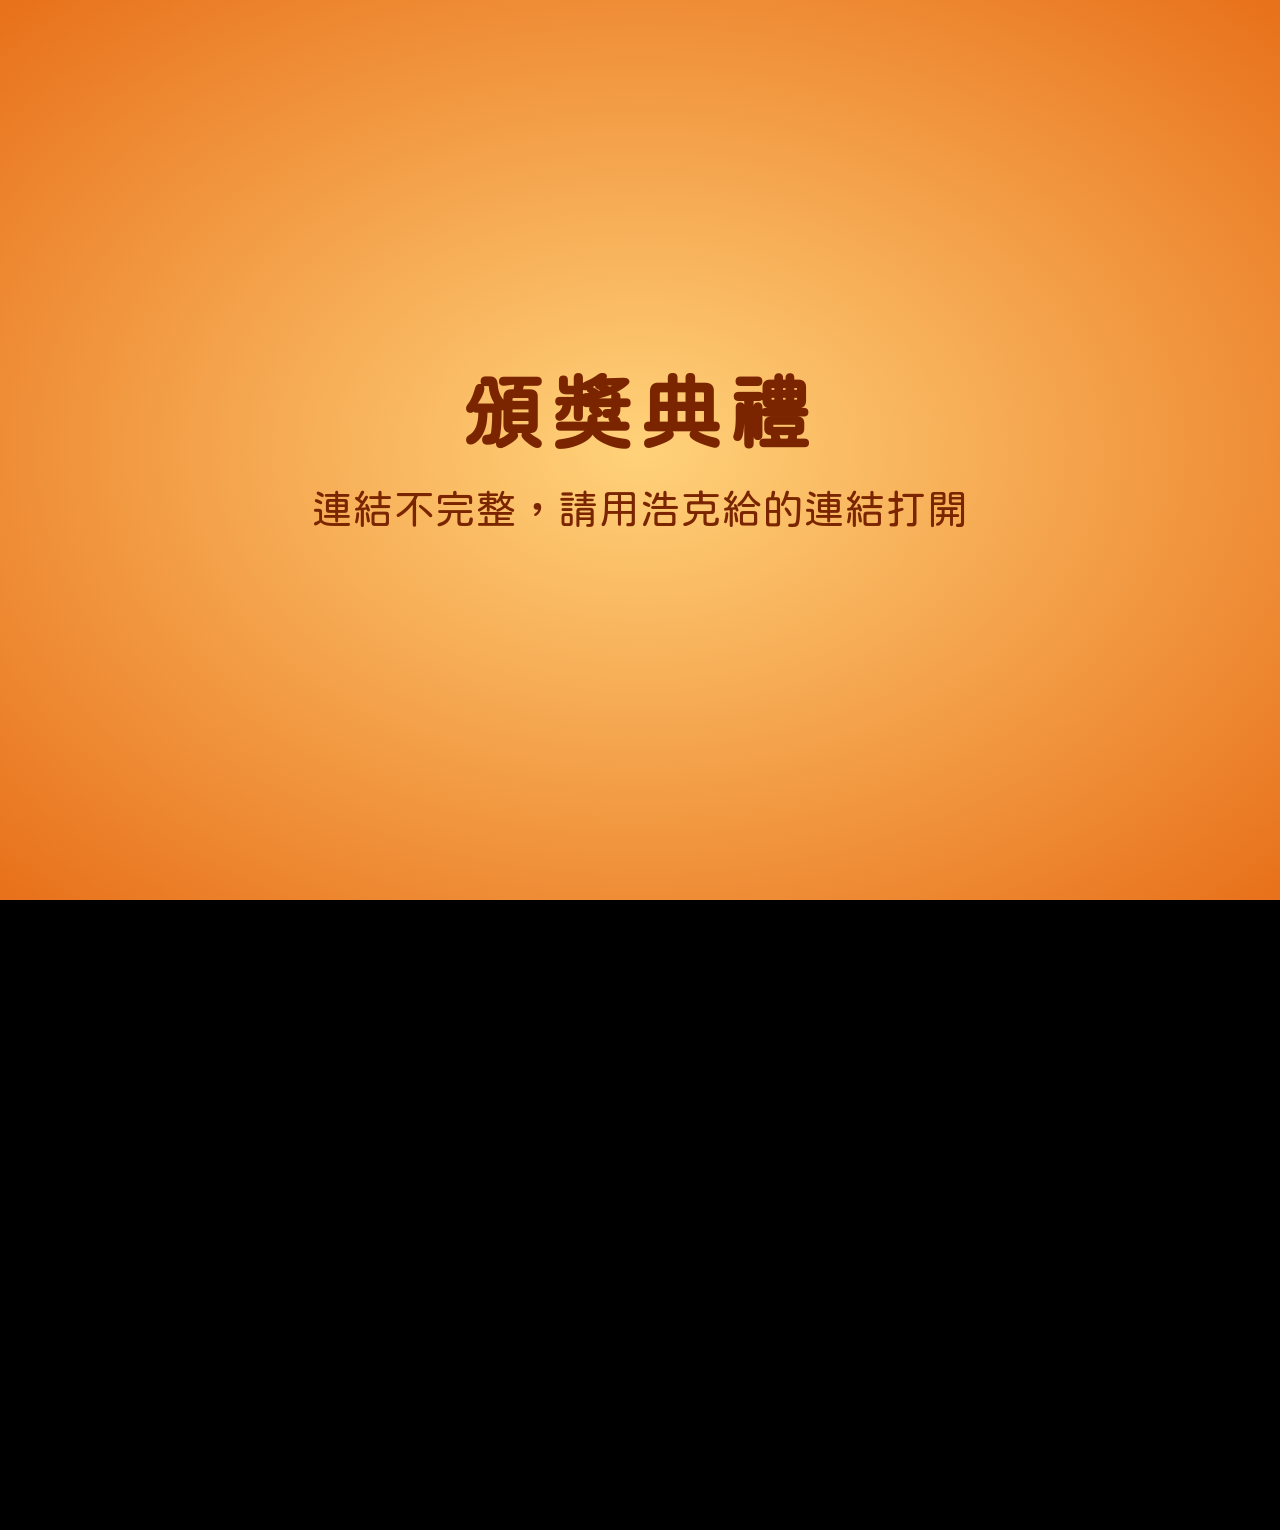
<file: award/index.html>
<!DOCTYPE html>
<html lang="zh-Hant">
<head>
<meta charset="utf-8">
<meta name="viewport" content="width=device-width,initial-scale=1,viewport-fit=cover,user-scalable=no">
<meta name="robots" content="noindex,nofollow">
<meta name="apple-mobile-web-app-capable" content="yes">
<title>頒獎典禮</title>
<!-- 頒獎投影片網頁版（有音樂）。名單放在網址 # 後面，不存在網頁裡；連結由 程式碼\頒獎投影片\web.cjs 產生 -->
<style>
@font-face{font-family:'Huninn';src:url(huninn.woff2) format('woff2');font-display:block}
*{margin:0;padding:0;box-sizing:border-box;-webkit-tap-highlight-color:transparent;user-select:none;-webkit-user-select:none}
html,body{width:100%;height:100%;background:#000;overflow:hidden;touch-action:manipulation}
body{font-family:'Huninn','DFYuanBold-B5',sans-serif}
#stage{position:absolute;left:50%;top:50%;width:1920px;height:1080px;transform-origin:center;overflow:hidden}
.s{position:absolute;inset:0;background:#FFB347 center/cover no-repeat;opacity:0;transition:opacity .5s;pointer-events:none}
.s.on{opacity:1}
.logo{position:absolute;right:36px;bottom:28px;height:70px;opacity:.95}
.t{position:absolute;left:0;right:0;text-align:center}
.names{white-space:nowrap;position:absolute;display:grid;justify-items:center;align-content:center;row-gap:22px;column-gap:80px}
.nm{opacity:0;transform:scale(.3)}
.nm.pop{animation:pop .55s cubic-bezier(.2,1.6,.4,1) forwards}
@keyframes pop{0%{opacity:0;transform:scale(.3)}100%{opacity:1;transform:scale(1)}}
.who{opacity:0;transform:scale(.2) rotate(-6deg)}
.who.pop{animation:big .8s cubic-bezier(.2,1.5,.4,1) forwards}
@keyframes big{0%{opacity:0;transform:scale(.2) rotate(-6deg)}100%{opacity:1;transform:scale(1) rotate(0)}}
.q{transition:opacity .3s}
.q.shake{animation:shake .12s infinite}
@keyframes shake{0%{transform:translateX(-6px)}50%{transform:translateX(6px)}100%{transform:translateX(-6px)}}
.cf{position:absolute;top:-40px;width:22px;height:34px;border-radius:4px;animation:fall linear forwards}
@keyframes fall{to{transform:translateY(1200px) rotate(720deg)}}
#start{position:fixed;inset:0;display:flex;flex-direction:column;align-items:center;justify-content:center;gap:4vh;background:radial-gradient(#FFD27A,#E8701A);color:#7A2500;z-index:9;font-family:'Huninn',sans-serif}
#start h1{font-size:9vh;letter-spacing:.1em}
#start p{font-size:4.5vh}
#go{font-size:6vh;padding:2vh 7vh;border-radius:99px;border:none;background:#fff;color:#C2410C;box-shadow:0 1vh 0 #B8501A;font-family:inherit;opacity:.4}
#go.ready{opacity:1;animation:pulse 1.2s infinite}
@keyframes pulse{50%{transform:scale(1.06)}}
#mute{position:fixed;left:12px;top:12px;z-index:8;font-size:28px;background:rgba(255,255,255,.35);border:none;border-radius:50%;width:52px;height:52px;opacity:.35}
#hint{position:fixed;left:0;right:0;bottom:10px;text-align:center;color:#fff;font-size:15px;opacity:0;z-index:8;transition:opacity .6s;text-shadow:0 1px 3px #000}
</style>
</head>
<body>
<div id="stage"></div>
<button id="mute">🔊</button>
<div id="hint">點右邊＝下一步　點左邊＝上一頁</div>
<div id="start"><h1 id="sttl">頒獎典禮</h1><p id="ssub">準備中…</p><button id="go">▶ 開始</button></div>
<script>
// ---------- 名單（從網址 # 解出來） ----------
let D;
try { const b = atob(location.hash.slice(1).replace(/-/g, '+').replace(/_/g, '/')); D = JSON.parse(new TextDecoder().decode(Uint8Array.from(b, c => c.charCodeAt(0)))); }
catch (e) { D = null; }
const $ = s => document.querySelector(s), stage = $('#stage');
if (!D) { $('#ssub').textContent = '連結不完整，請用浩克給的連結打開'; $('#go').style.display = 'none'; throw 0; }
D.n = D.n || []; D.f = D.f || [];
document.title = D.g + ' ' + D.t + ' 頒獎典禮';
$('#sttl').textContent = D.g + '　頒獎典禮';

// ---------- 畫面縮放：1920×1080 塞進螢幕 ----------
function fit() { const k = Math.min(innerWidth / 1920, innerHeight / 1080); stage.style.transform = `translate(-50%,-50%) scale(${k})`; }
addEventListener('resize', fit); fit();

// ---------- 投影片（版面同 PDF 版 build.cjs） ----------
const NOGLYPH = /[]/; // 字型缺字時填在這
const nf = n => NOGLYPH.test(n) ? "font-family:'Noto Sans TC','PingFang TC',sans-serif;font-weight:900;" : '';
const logo = '<img class="logo" src="img/logo.png">';
const IMG = D.v2 ? 'img/v2/' : 'img/'; // 浩克2.0 底圖（阿居重畫）：連結帶 v2:1 才用
const slides = []; // {el, music, steps, enter(), step(i)}
function add(html, bg, o) { const el = document.createElement('div'); el.className = 's'; el.style.backgroundImage = `url(${IMG}${bg}.jpg)`; el.innerHTML = html + logo; stage.appendChild(el); slides.push(Object.assign({ el, steps: 0 }, o)); return el; }
const kindTxt = D.k === '獎學金' ? '獎學金頒發' : D.k === '獎品' ? '獎品頒發' : '獎學金＆獎品頒發';
add(`<div class="t" style="top:132px;left:60px;font-size:84px;color:#8A1C00;letter-spacing:.2em">${D.g}</div>
 <div class="t" style="top:430px;left:60px;font-size:118px;color:#C2410C;text-shadow:0 4px 0 #FFE3A3">${D.t}</div>
 <div class="t" style="top:580px;left:60px;font-size:118px;color:#C2410C;text-shadow:0 4px 0 #FFE3A3">頒獎典禮</div>
 <div class="t" style="top:752px;left:60px;font-size:64px;color:#8A1C00">${kindTxt}</div>`, 'bg_near', { music: 'open' });

function addNear() {
if (D.n.length) {
  let k = D.n.length, two = k > 5, rows = two ? Math.ceil(k / 2) : k, cols = two ? 2 : 1;
  let fs = two ? (rows <= 4 ? 92 : rows <= 5 ? 80 : 68) : (k <= 3 ? 120 : k <= 4 ? 105 : 92);
  if (D.v2) { rows = Math.min(k, 3); cols = Math.ceil(k / 3); fs = cols >= 4 ? 70 : cols == 3 ? 82 : cols == 2 ? 96 : 110; }
  const el = add(`<div class="t" style="top:${D.v2 ? 150 : 132}px;left:${D.v2 ? 0 : 60}px;font-size:${D.v2 ? 76 : 84}px;color:#8A1C00;letter-spacing:.2em">${D.g}　閃耀之星</div>
 <div class="names" style="left:${D.v2 ? 240 : 420}px;right:${D.v2 ? 460 : 330}px;top:${D.v2 ? 470 : 320}px;bottom:${D.v2 ? 200 : 200}px;grid-template-columns:${cols > 1 ? 'repeat(' + cols + ',1fr)' : '1fr'};grid-auto-flow:${cols > 1 ? 'column' : 'row'};grid-template-rows:repeat(${rows},auto)">
 ${D.n.map(n => `<div class="nm" style="color:#8A1C00;font-size:${fs}px;letter-spacing:.12em;${nf(n)}">${n}</div>`).join('')}</div>`, 'bg_near', {
    music: 'list',
    // 進這頁：名字一個一個跳出來，每個「叮」一聲
    enter(back) { const ns = [...this.el.querySelectorAll('.nm')]; clearTimers();
      if (back) { ns.forEach(x => x.classList.add('pop')); return; }
      ns.forEach(x => x.classList.remove('pop'));
      ns.forEach((x, i) => later(() => { x.classList.add('pop'); ding(i); }, 900 + i * 650));
      later(() => { applause(2.5, .5); }, 900 + ns.length * 650); }
  });
}

}
function addFull() {
const grp = (D.g === '三年級' || D.g === '四年級' || D.gp) && D.f.length > 1;
if (grp) {
  let k = D.f.length, two = k > 3, rows = two ? Math.ceil(k / 2) : k, f = two ? 104 : 120, gcols = two ? 2 : 1;
  if (D.v2) { rows = k > 4 ? 2 : 1; gcols = Math.ceil(k / rows); f = gcols >= 4 ? 84 : gcols == 3 ? 100 : 130; }
  add(`<div class="t" style="top:118px;font-size:52px;color:#9A3412;letter-spacing:.2em">${D.g}　${D.ft || '滿分榮耀'}</div>
 <div class="t q" style="top:${D.v2 ? 480 : 330}px;font-size:170px;color:#8A1C00;letter-spacing:.14em;text-shadow:0 3px 0 #FFE89A">？？？</div>
 <div class="names who" style="left:${D.v2 ? 520 : 640}px;right:${D.v2 ? 140 : 220}px;top:${D.v2 ? 470 : 300}px;bottom:${D.v2 ? 200 : 230}px;grid-template-columns:${D.v2 ? 'repeat(' + gcols + ',1fr)' : two ? '1fr 1fr' : '1fr'};grid-auto-flow:${D.v2 || two ? 'column' : 'row'};grid-template-rows:repeat(${rows},auto)">
 ${D.f.map(n => `<div style="color:#8A1C00;font-size:${f}px;letter-spacing:.12em;${nf(n)}text-shadow:0 3px 0 #FFE89A,0 0 14px rgba(255,255,255,.6)">${n}</div>`).join('')}</div>`, 'bg_full', {
    music: null, steps: 1,
    enter(back) { const q = this.el.querySelector('.q'), w = this.el.querySelector('.who'); clearTimers(); q.classList.remove('shake');
      if (back) { q.style.opacity = 0; w.classList.add('pop'); } else { q.style.opacity = 1; w.classList.remove('pop'); } },
    step() { const q = this.el.querySelector('.q'), w = this.el.querySelector('.who'); q.classList.add('shake'); busy = true;
      const dur = drumRoll(2.6);
      later(() => { q.classList.remove('shake'); q.style.opacity = 0; w.classList.add('pop'); crash(); fanfare(); applause(4, .9); confetti(); busy = false; }, dur * 1000); }
  });
} else D.f.forEach(n => {
  const el = add(`<div class="t" style="top:118px;font-size:52px;color:#9A3412;letter-spacing:.2em">${D.g}　${D.ft || '滿分榮耀'}</div>
 <div class="t q" style="top:178px;font-size:170px;color:#8A1C00;letter-spacing:.14em;text-shadow:0 3px 0 #FFE89A">？？？</div>
 <div class="t who" style="top:178px;font-size:${n.length > 3 ? 150 : 170}px;color:#8A1C00;letter-spacing:.14em;${nf(n)}text-shadow:0 3px 0 #FFE89A,0 0 14px rgba(255,255,255,.6)">${n}</div>`, 'bg_full', {
    music: null, steps: 1,
    enter(back) { const q = this.el.querySelector('.q'), w = this.el.querySelector('.who'); clearTimers(); q.classList.remove('shake');
      if (back) { q.style.opacity = 0; w.classList.add('pop'); } else { q.style.opacity = 1; w.classList.remove('pop'); } },
    // 點一下：打鼓 → 揭曉名字＋鏘＋喇叭＋掌聲＋彩帶
    step() { const q = this.el.querySelector('.q'), w = this.el.querySelector('.who'); q.classList.add('shake'); busy = true;
      const dur = drumRoll(2.6);
      later(() => { q.classList.remove('shake'); q.style.opacity = 0; w.classList.add('pop'); crash(); fanfare(); applause(4, .9); confetti(); busy = false; }, dur * 1000); }
  });
});

}
if (D.ff) { addFull(); addNear(); } else { addNear(); addFull(); } // 期末起：滿分榮耀放前面（先頒獎學金/禮物）

add(`<div class="t" style="top:60px;font-size:84px;color:#9A3412;letter-spacing:.12em;text-shadow:0 0 12px #fff,0 0 24px #fff">今天為他們鼓掌</div>
 <div class="t" style="top:170px;font-size:132px;color:#B91C1C;letter-spacing:.06em;text-shadow:0 0 10px #fff,0 0 22px #fff,0 6px 0 #FFD27A">下一次，台上就是我！</div>
 <div style="position:absolute;left:${D.v2 ? 520 : 24}px;bottom:14px;font-size:16px;color:${D.v2 ? "rgba(255,240,200,.85)" : "rgba(80,30,0,.55)"};font-family:sans-serif">Music: Kevin MacLeod (incompetech.com) CC BY 4.0</div>`, 'bg_end', {
  music: 'end', enter(back) { clearTimers(); if (!back) { later(() => applause(5, .8), 300); later(confetti, 300); } }
});

// ---------- 聲音 ----------
let ac, master, muted = false, busy = false;
const buf = {}, MUSIC_VOL = .55;
let cur = null; // {name, src, g}
function initAudio() {
  ac = new (window.AudioContext || window.webkitAudioContext)();
  master = ac.createGain(); master.connect(ac.destination);
  try { if (navigator.audioSession) navigator.audioSession.type = 'playback'; } catch (e) {}
}
async function load(name) { const r = await fetch('music/' + name + '.mp3'); const a = await r.arrayBuffer(); buf[name] = await new Promise((ok, no) => ac.decodeAudioData(a, ok, no)); }
function music(name) {
  if (cur && cur.name === name) return;
  if (cur) { const c = cur; c.g.gain.cancelScheduledValues(ac.currentTime); c.g.gain.setValueAtTime(c.g.gain.value, ac.currentTime); c.g.gain.linearRampToValueAtTime(0, ac.currentTime + 1.2); setTimeout(() => { try { c.src.stop(); } catch (e) {} }, 1400); cur = null; }
  if (!name || !buf[name]) return;
  const src = ac.createBufferSource(), g = ac.createGain(); src.buffer = buf[name]; src.loop = true;
  g.gain.setValueAtTime(0, ac.currentTime); g.gain.linearRampToValueAtTime(MUSIC_VOL, ac.currentTime + 1.5);
  src.connect(g).connect(master); src.start(); cur = { name, src, g };
}
let noiseBuf;
function noise() { if (!noiseBuf) { noiseBuf = ac.createBuffer(1, ac.sampleRate * 2, ac.sampleRate); const d = noiseBuf.getChannelData(0); for (let i = 0; i < d.length; i++) d[i] = Math.random() * 2 - 1; } const s = ac.createBufferSource(); s.buffer = noiseBuf; return s; }
function env(node, t, a, peak, d) { const g = ac.createGain(); g.gain.setValueAtTime(0, t); g.gain.linearRampToValueAtTime(peak, t + a); g.gain.exponentialRampToValueAtTime(.0001, t + a + d); node.connect(g); g.connect(master); return g; }
function ding(i) { const t = ac.currentTime, f = [1047, 1175, 1319, 1397, 1568, 1760, 1976, 2093][i % 8];
  [1, 2.01].forEach((m, j) => { const o = ac.createOscillator(); o.type = 'sine'; o.frequency.value = f * m; env(o, t, .005, j ? .08 : .25, .7); o.start(t); o.stop(t + .8); }); }
function drumRoll(dur) { const t0 = ac.currentTime + .05; let t = t0;
  while (t < t0 + dur) { const p = (t - t0) / dur, n = noise(), bp = ac.createBiquadFilter(); bp.type = 'bandpass'; bp.frequency.value = 1800; bp.Q.value = .7;
    n.connect(bp); env(bp, t, .002, .12 + .55 * p * p, .06); n.start(t, Math.random()); n.stop(t + .1); t += .045 - .012 * p; }
  // 最後一下大鼓
  const o = ac.createOscillator(); o.frequency.setValueAtTime(140, t); o.frequency.exponentialRampToValueAtTime(45, t + .4); env(o, t, .005, 1, .5); o.start(t); o.stop(t + .6);
  return t - ac.currentTime; }
function crash() { const t = ac.currentTime, n = noise(), hp = ac.createBiquadFilter(); hp.type = 'highpass'; hp.frequency.value = 4000; n.connect(hp); env(hp, t, .003, .5, 2.2); n.start(t); n.stop(t + 2.4); }
function fanfare() { const t = ac.currentTime + .05, S = .14;
  const notes = [[392, 0, S], [392, S, S], [392, 2 * S, S], [523, 3 * S, 1.6]];
  const chord = [659, 784, 1047];
  const brass = (f, st, d, v) => { const o = ac.createOscillator(), lp = ac.createBiquadFilter(); o.type = 'sawtooth'; o.frequency.value = f; lp.type = 'lowpass'; lp.frequency.setValueAtTime(900, st); lp.frequency.linearRampToValueAtTime(3200, st + .06); o.connect(lp);
    const g = ac.createGain(); g.gain.setValueAtTime(0, st); g.gain.linearRampToValueAtTime(v, st + .03); g.gain.setValueAtTime(v * .8, st + d - .05); g.gain.linearRampToValueAtTime(0, st + d + .25); lp.connect(g); g.connect(master); o.start(st); o.stop(st + d + .3); };
  notes.forEach(([f, s, d]) => { brass(f, t + s, d * .9, .13); brass(f / 2, t + s, d * .9, .07); });
  chord.forEach(f => brass(f, t + 3 * S, 1.6, .07)); }
let clapBuf;
function applause(dur, vol) { // 一群人拍手：很多短短的「啪」疊在一起
  const sr = ac.sampleRate, len = Math.floor(sr * dur), b = ac.createBuffer(2, len, sr);
  for (let ch = 0; ch < 2; ch++) { const d = b.getChannelData(ch); const claps = Math.floor(dur * 70);
    for (let c = 0; c < claps; c++) { const st = Math.floor(Math.random() * (len - sr * .03)), a = .3 + Math.random() * .7, dec = sr * (.006 + Math.random() * .01);
      for (let i = 0; i < sr * .03; i++) d[st + i] += (Math.random() * 2 - 1) * a * Math.exp(-i / dec); } }
  const s = ac.createBufferSource(); s.buffer = b; const bp = ac.createBiquadFilter(); bp.type = 'bandpass'; bp.frequency.value = 1500; bp.Q.value = .5; s.connect(bp);
  const g = ac.createGain(), t = ac.currentTime; g.gain.setValueAtTime(0, t); g.gain.linearRampToValueAtTime(vol * .35, t + .4); g.gain.setValueAtTime(vol * .35, t + dur - 1.2); g.gain.linearRampToValueAtTime(0, t + dur);
  bp.connect(g); g.connect(master); s.start(t); }
function confetti() { const C = ['#FFD700', '#FF6B35', '#E8384F', '#3BB273', '#2E86DE', '#FF9FF3', '#fff'], el = slides[idx].el;
  for (let i = 0; i < 90; i++) { const c = document.createElement('div'); c.className = 'cf'; c.style.left = Math.random() * 1920 + 'px'; c.style.background = C[i % C.length];
    c.style.animationDuration = 2.5 + Math.random() * 2.5 + 's'; c.style.animationDelay = Math.random() * .8 + 's'; el.appendChild(c); setTimeout(() => c.remove(), 6000); } }

// ---------- 換頁 ----------
let idx = -1, sub = 0, timers = [];
const later = (f, ms) => timers.push(setTimeout(f, ms));
function clearTimers() { timers.forEach(clearTimeout); timers = []; busy = false; }
function show(i, back) {
  if (i < 0 || i >= slides.length) return;
  if (idx >= 0) slides[idx].el.classList.remove('on');
  idx = i; sub = back ? slides[i].steps : 0; const s = slides[i]; s.el.classList.add('on');
  music(s.music === undefined ? (cur && cur.name) : s.music);
  if (s.enter) s.enter(back); else clearTimers();
}
function next() { if (busy) return; const s = slides[idx]; if (sub < s.steps) { sub++; s.step(sub); } else show(idx + 1); }
function prev() { if (idx > 0) show(idx - 1, true); }
stage.parentElement.addEventListener('pointerup', e => { if (!ac || e.target.closest('#mute,#start')) return; (e.clientX < innerWidth * .25 ? prev : next)(); });
addEventListener('keydown', e => { if (!ac) return; if (['ArrowRight', 'ArrowDown', ' ', 'Enter', 'PageDown'].includes(e.key)) next(); if (['ArrowLeft', 'ArrowUp', 'PageUp', 'Backspace'].includes(e.key)) prev(); });
$('#mute').onclick = () => { muted = !muted; master.gain.value = muted ? 0 : 1; $('#mute').textContent = muted ? '🔇' : '🔊'; };

// ---------- 開始：先把字型、圖、音樂都載好 ----------
let ready = false;
Promise.all([document.fonts.load("100px 'Huninn'", D.g + D.t + D.n.join('') + D.f.join('')), ...['bg_near', 'bg_full', 'bg_end'].map(b => new Promise(r => { const im = new Image(); im.onload = im.onerror = r; im.src = `${IMG}${b}.jpg`; }))])
  .then(() => { ready = true; $('#ssub').textContent = '準備好了，點「開始」'; $('#go').classList.add('ready'); });
$('#go').onclick = async () => {
  if (!ready || ac) return;
  initAudio(); ac.resume(); // iPad 要在「點」的當下就解鎖聲音
  { const s = ac.createBufferSource(); s.buffer = ac.createBuffer(1, 1, 22050); s.connect(ac.destination); s.start(0); }
  $('#ssub').textContent = '音樂載入中…';
  const el = document.documentElement; try { (el.requestFullscreen || el.webkitRequestFullscreen).call(el); } catch (e) {}
  await Promise.all(['open', 'list', 'end'].map(n => load(n).catch(() => {})));
  if (ac.state === 'suspended') await ac.resume();
  $('#start').style.display = 'none'; show(0);
  $('#hint').style.opacity = 1; setTimeout(() => $('#hint').style.opacity = 0, 4000);
};
</script>
</body>
</html>
</file>
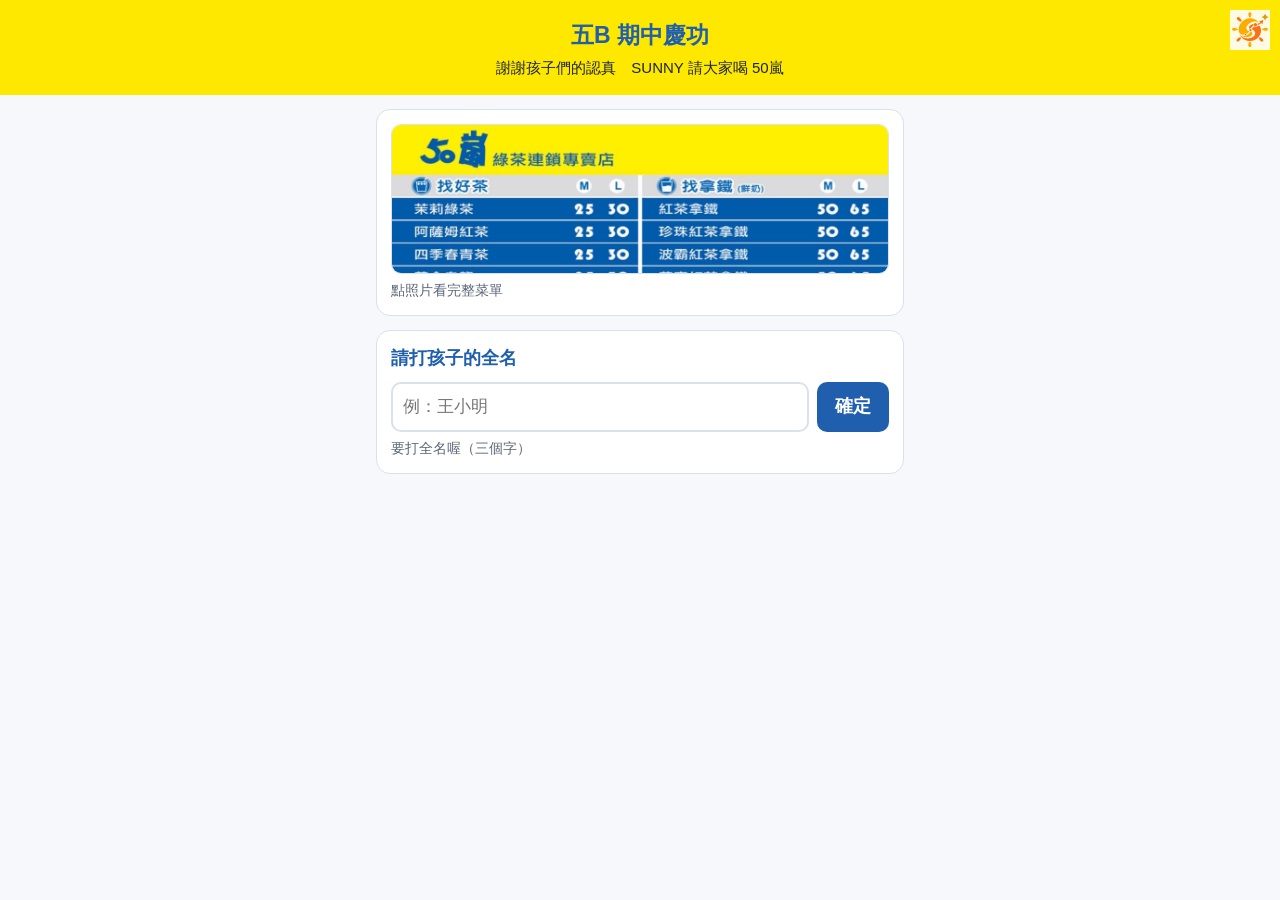
<file: drink/index.html>
<!doctype html>
<html lang="zh-Hant">
<head>
<meta charset="utf-8">
<meta name="viewport" content="width=device-width, initial-scale=1">
<title>五B 期中慶功點飲料</title>
<style>
:root{--blue:#1f5fae;--blue2:#e8f0fb;--yellow:#ffe800;--orange:#f08a24;--ink:#1d2433;--sub:#5b6577;--line:#d9e1ec;--ok:#1f9d55}
*{box-sizing:border-box}
body{margin:0;background:#f6f8fc;color:var(--ink);font-family:-apple-system,"PingFang TC","Noto Sans TC","Microsoft JhengHei",sans-serif;font-size:17px;line-height:1.5}
.wrap{max-width:560px;margin:0 auto;padding:0 16px 120px}
header{background:var(--yellow);padding:18px 16px 16px;text-align:center;position:relative}
header h1{margin:0;font-size:23px;color:var(--blue)}
header p{margin:4px 0 0;font-size:15px;color:var(--ink)}
.logo{position:absolute;right:10px;top:10px;width:40px;height:40px;opacity:.9}
.card{background:#fff;border:1px solid var(--line);border-radius:14px;padding:14px;margin-top:14px}
h2{font-size:18px;margin:0 0 10px;color:var(--blue)}
.menuimg{display:block;width:100%;height:150px;object-fit:cover;object-position:top;border-radius:10px;border:1px solid var(--line)}
.hint{font-size:14px;color:var(--sub);margin:6px 0 0}
.who{display:flex;gap:8px}.who input{flex:1;font-size:20px}
.tch{display:grid;grid-template-columns:1fr 1fr;gap:8px;margin-top:12px;padding-top:12px;border-top:1px dashed var(--line)}
.ok{border:0;border-radius:10px;background:var(--blue);color:#fff;font-size:18px;font-weight:700;padding:0 18px}
button{font:inherit;cursor:pointer}
.chip{border:2px solid var(--line);background:#fff;border-radius:12px;padding:11px 4px;font-size:17px;color:var(--ink)}
.chip.on{border-color:var(--blue);background:var(--blue);color:#fff;font-weight:700}
.budget{font-size:19px;font-weight:700;text-align:center;padding:12px;border-radius:12px;background:var(--blue2);color:var(--blue)}
.mine{border:2px solid var(--ok);background:#effaf3}
.mine b{color:var(--ok)}
.grp{margin-top:12px}
.grp h3{font-size:15px;margin:0 0 6px;padding:4px 10px;background:var(--blue);color:#fff;border-radius:8px;display:inline-block}
.row{display:flex;align-items:center;gap:8px;padding:8px 0;border-bottom:1px solid #eef2f7}
.row:last-child{border-bottom:0}
.row .nm{flex:1;font-size:17px}
.sz{border:2px solid var(--line);background:#fff;border-radius:10px;padding:6px 8px;min-width:78px;font-size:15px}
.sz.on{border-color:var(--orange);background:var(--orange);color:#fff;font-weight:700}
.opts{display:flex;flex-wrap:wrap;gap:8px}
.opts .chip{padding:8px 14px}
input[type=text]{width:100%;font:inherit;padding:10px;border:2px solid var(--line);border-radius:10px}
.bar{position:fixed;left:0;right:0;bottom:0;background:#fff;border-top:1px solid var(--line);padding:10px 16px calc(10px + env(safe-area-inset-bottom))}
.bar .in{max-width:560px;margin:0 auto}
.go{width:100%;border:0;border-radius:14px;background:var(--orange);color:#fff;font-size:19px;font-weight:700;padding:14px}
.go:disabled{background:#c9ced8}
.sum{font-size:14px;color:var(--sub);text-align:center;margin-bottom:6px;min-height:20px}
.done{text-align:center}
.done .big{font-size:22px;font-weight:700;color:var(--ok)}
.link{background:none;border:0;color:var(--blue);text-decoration:underline;padding:6px;font-size:16px}
.ov{position:fixed;inset:0;background:rgba(0,0,0,.85);display:none;overflow:auto;z-index:9;padding:12px}
.ov img{width:100%;max-width:900px;display:block;margin:0 auto}
.ov .x{position:fixed;top:10px;right:10px;background:#fff;border:0;border-radius:20px;padding:8px 16px;font-size:16px}
.hide{display:none}
.cf{position:fixed;inset:0;background:rgba(0,0,0,.55);display:none;align-items:center;justify-content:center;z-index:10;padding:16px}
.cfb{background:#fff;border-radius:16px;padding:20px 16px;max-width:420px;width:100%;text-align:center}
.cft{font-size:20px;font-weight:700;color:var(--blue)}
.cfo{white-space:pre-line;margin:12px 0;font-size:18px;font-weight:700}
.cfw{color:#d1342f;font-weight:700;font-size:17px;margin-bottom:16px}
.cfbtn{display:flex;gap:10px}.cfbtn button{flex:1;border-radius:12px;padding:13px;font-size:18px;font-weight:700}
.cfn{background:#fff;border:2px solid var(--line);color:var(--ink)}.cfy{background:var(--orange);border:0;color:#fff}
</style>
</head>
<body>
<header>
  <img class="logo" src="logo.png" alt="">
  <h1>五B 期中慶功</h1>
  <p>謝謝孩子們的認真　SUNNY 請大家喝 50嵐</p>
</header>
<div class="wrap">

  <div class="card">
    <img class="menuimg" src="menu.jpg" alt="50嵐菜單" id="menuThumb">
    <p class="hint">點照片看完整菜單</p>
  </div>

  <div class="card" id="whoCard">
    <h2>請打孩子的全名</h2>
    <div class="who"><input type="text" id="nameIn" maxlength="10" placeholder="例：王小明" autocomplete="off"><button class="ok" id="nameGo">確定</button></div>
    <p class="hint" id="nameMsg">要打全名喔（三個字）</p>
  </div>

  <div id="main" class="hide">
    <div class="card budget" id="budget"></div>
    <div class="card mine hide" id="mine"></div>

    <div class="card" id="pick">
      <h2>選飲料和大小杯</h2>
      <div id="list"></div>
    </div>

    <div class="card" id="optCard">
      <h2>甜度</h2>
      <div class="opts" id="sugar"></div>
      <h2 style="margin-top:14px">冰塊</h2>
      <div class="opts" id="ice"></div>
      <h2 style="margin-top:14px">備註（可不填）</h2>
      <input type="text" id="note" maxlength="40" placeholder="想跟 SUNNY 說的">
    </div>
  </div>

  <div class="card done hide" id="done"></div>
</div>

<div class="bar hide" id="bar"><div class="in">
  <div class="sum" id="sum"></div>
  <button class="go" id="go" disabled>送出</button>
</div></div>

<div class="cf" id="cf"><div class="cfb">
  <div class="cft">確定要點這杯嗎？</div>
  <div class="cfo" id="cfText"></div>
  <div class="cfw">送出後就不能更改囉<br>請跟爸媽確認好再送出</div>
  <div class="cfbtn"><button class="cfn" id="cfNo">再想想</button><button class="cfy" id="cfYes">確定送出</button></div>
</div></div>
<div class="ov" id="ov"><button class="x" id="ovx">關閉</button><img src="menu.jpg" alt="50嵐菜單"></div>

<script src="menu.js"></script>
<script>
var API = 'https://script.google.com/macros/s/AKfycbzsoH5_MbKFiXShX-b9VawDGmD3k8_Xh4La9dcyvcHNLk2GE-PJ4bnLDCmYULoiIjENZQ/exec';

var S = { name:'', budget:null, item:'', size:'', iceOnly:false, sugar:'', ice:'', closed:false };
function $(id){ return document.getElementById(id); }
function el(tag, cls, txt){ var e=document.createElement(tag); if(cls) e.className=cls; if(txt!=null) e.textContent=txt; return e; }
function ls(k,v){ try{ if(v===undefined) return localStorage.getItem(k); localStorage.setItem(k,v);}catch(e){ return null; } }

$('menuThumb').onclick = function(){ $('ov').style.display='block'; };
$('ovx').onclick = function(){ $('ov').style.display='none'; };

function go(){ var n=$('nameIn').value.replace(/\s+/g,''); if(!n){ $('nameMsg').textContent='請先打孩子的全名'; return; }
  $('nameIn').blur(); choose(n); }
$('nameGo').onclick=go;
[].forEach.call(document.querySelectorAll('.tch .chip'),function(b){ b.onclick=function(){ $('nameIn').value=''; choose(b.dataset.n); }; });
$('nameIn').addEventListener('keydown',function(e){ if(e.key==='Enter') go(); });

function choose(n){
  S.name=n;
  $('main').classList.add('hide'); $('done').classList.add('hide'); $('bar').classList.add('hide');
  $('budget').textContent='讀取中…'; $('main').classList.remove('hide');
  fetch(API+'?mode=who&name='+encodeURIComponent(n)).then(function(r){return r.json();}).then(function(d){
    if(!d.ok){ $('main').classList.add('hide'); $('nameMsg').textContent='找不到「'+n+'」，請確認是孩子的全名'; return; }
    var isT=/^(淑芬老師|SUNNY)$/.test(n);
    ls('drink_name', n); $('nameIn').value=isT?'':n; $('nameMsg').textContent='';
    [].forEach.call(document.querySelectorAll('.tch .chip'),function(b){ b.classList.toggle('on', b.dataset.n===n); });
    S.budget=d.budget; S.closed=d.closed;
    $('budget').textContent = d.budget ? (n+' 可以選 '+d.budget+' 元以內的飲料') : (n+(/淑芬|SUNNY/i.test(n)?'':' 考 100 分')+'　菜單全部任選');
    if(d.order){ showMine(d.order); $('pick').classList.add('hide'); $('optCard').classList.add('hide'); $('bar').classList.add('hide');
      setTimeout(function(){ window.scrollTo({top:$('main').offsetTop-10,behavior:'smooth'}); },50); return; }
    $('mine').classList.add('hide');
    if(d.closed){ $('pick').classList.add('hide'); $('optCard').classList.add('hide');
      $('budget').textContent='已經收單囉，謝謝大家'; return; }
    $('pick').classList.remove('hide'); $('optCard').classList.remove('hide');
    setTimeout(function(){ window.scrollTo({top:$('main').offsetTop-10,behavior:'smooth'}); },50);
    S.item=''; S.size=''; S.sugar=''; S.ice=''; $('note').value='';
    renderList(); renderOpts(); $('bar').classList.remove('hide'); upd();
  }).catch(function(){ $('budget').textContent='網路不穩，請再點一次名字'; });
}

function desc(o){ return o.item+'　'+(o.size==='L'?'大杯':'中杯')+' '+o.price+'元　'+o.sugar+'　'+o.ice+(o.note?'　（'+o.note+'）':''); }
function showMine(o){
  var m=$('mine'); m.innerHTML=''; m.classList.remove('hide');
  m.appendChild(el('div',null,'已經點好了'));
  var b=el('b',null,desc(o)); m.appendChild(b);
  m.appendChild(el('div','hint','已經送出，不能更改囉'));
}

function renderList(){
  var L=$('list'); L.innerHTML='';
  MENU.forEach(function(g){
    var rows=[];
    g.items.forEach(function(it){
      var ok=[]; if(!S.budget||it[1]<=S.budget) ok.push(['M',it[1]]); if(!S.budget||it[2]<=S.budget) ok.push(['L',it[2]]);
      if(ok.length) rows.push([it,ok]);
    });
    if(!rows.length) return;
    var box=el('div','grp'); box.appendChild(el('h3',null,g.group));
    rows.forEach(function(r){
      var row=el('div','row'); row.appendChild(el('div','nm',r[0][0]));
      r[1].forEach(function(s){
        var b=el('button','sz',(s[0]==='L'?'大杯 ':'中杯 ')+s[1]);
        b.onclick=function(){ S.item=r[0][0]; S.size=s[0]; S.price=s[1];
          var ic=!!r[0][3]; if(ic!==S.iceOnly){ S.iceOnly=ic; S.ice=''; renderOpts(); }
          [].forEach.call(document.querySelectorAll('.sz'),function(x){x.classList.remove('on');}); b.classList.add('on'); upd(); };
        row.appendChild(b);
      });
      box.appendChild(row);
    });
    L.appendChild(box);
  });
}

function renderOpts(){
  [['sugar',SUGAR],['ice',S.iceOnly?ICE_ONLY:ICE]].forEach(function(p){
    var box=$(p[0]); box.innerHTML='';
    p[1].forEach(function(v){
      var b=el('button','chip'+(S[p[0]]===v?' on':''),v);
      b.onclick=function(){ S[p[0]]=v; [].forEach.call(box.children,function(x){x.classList.toggle('on',x===b);}); upd(); };
      box.appendChild(b);
    });
  });
}

function upd(){
  var miss=[]; if(!S.item) miss.push('飲料'); if(!S.sugar) miss.push('甜度'); if(!S.ice) miss.push('冰塊');
  $('sum').textContent = S.item ? (S.item+' '+(S.size==='L'?'大杯':'中杯')+' '+S.price+'元'+(S.sugar?'　'+S.sugar:'')+(S.ice?'　'+S.ice:'')) : '';
  $('go').disabled = !!miss.length;
  $('go').textContent = miss.length ? ('還要選：'+miss.join('、')) : '送出（送出後不能更改）';
}

$('go').onclick=function(){
  $('cfText').textContent=S.name+'\n'+S.item+'　'+(S.size==='L'?'大杯':'中杯')+' '+S.price+'元\n'+S.sugar+'　'+S.ice+($('note').value.trim()?'　（'+$('note').value.trim()+'）':'');
  $('cf').style.display='flex';
};
$('cfNo').onclick=function(){ $('cf').style.display='none'; };
$('cfYes').onclick=function(){
  $('cf').style.display='none';
  var b=$('go'); b.disabled=true; b.textContent='送出中…';
  fetch(API,{method:'POST',body:JSON.stringify({name:S.name,item:S.item,size:S.size,sugar:S.sugar,ice:S.ice,note:$('note').value})})
  .then(function(r){return r.json();}).then(function(d){
    if(!d.ok){ b.disabled=false; b.textContent='送出';
      if(d.err==='done'){ choose(S.name); return; }
      $('sum').textContent = d.err==='closed'?'已經收單囉':(d.err==='over'?'超過預算了，換一杯看看':'沒送成功，再按一次'); return; }
    $('main').classList.add('hide'); $('bar').classList.add('hide');
    var D=$('done'); D.innerHTML=''; D.classList.remove('hide');
    D.appendChild(el('div','big','收到了'));
    D.appendChild(el('p',null,S.name+'：'+desc(d.order)));
    D.appendChild(el('p','hint','已經送出，不能更改囉'));
    window.scrollTo(0,D.offsetTop-20);
  }).catch(function(){ b.disabled=false; b.textContent='送出'; $('sum').textContent='網路不穩，再按一次'; });
};

var last=ls('drink_name'); if(last){ $('nameIn').value=last; choose(last); }
</script>
</body>
</html>
</file>
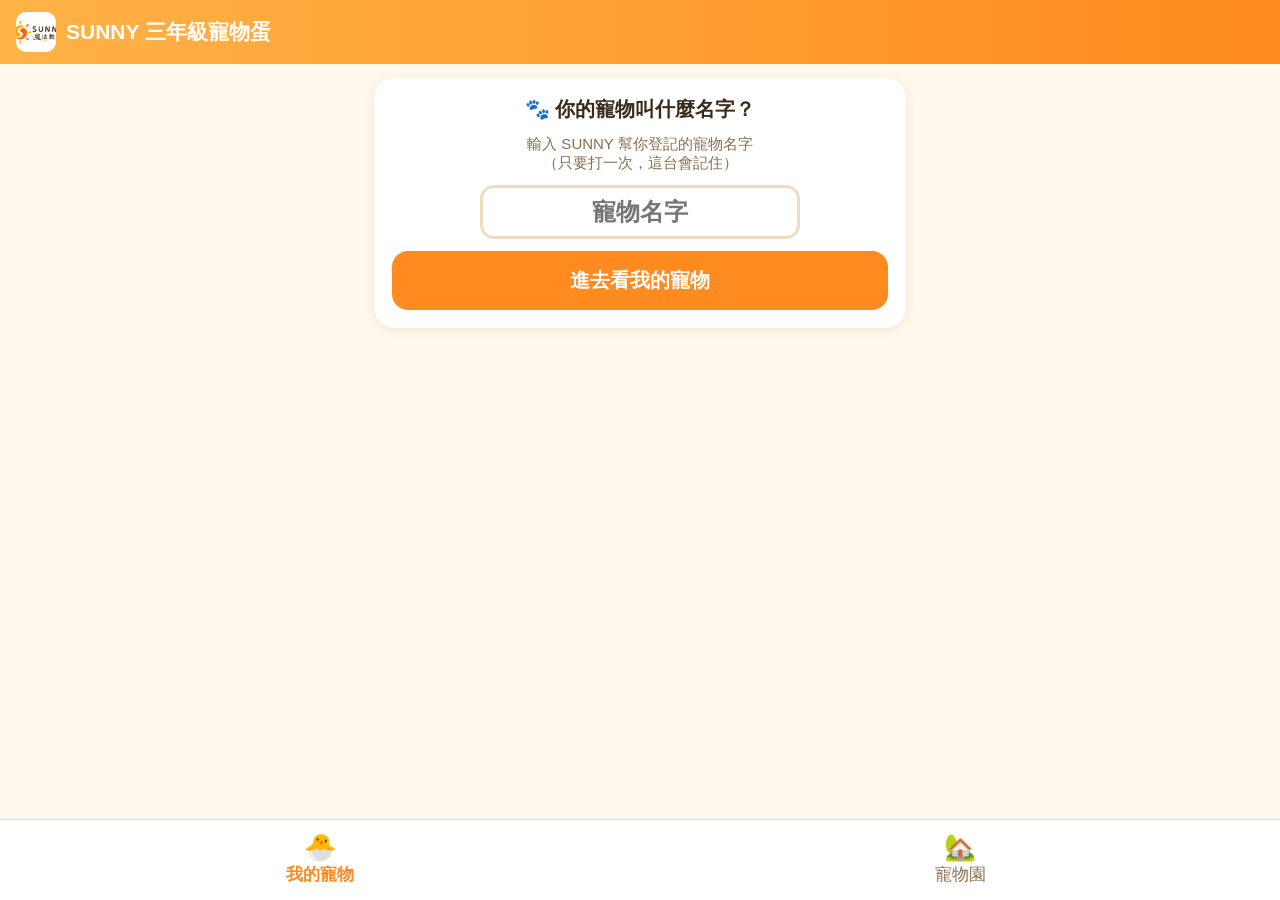
<file: pets/index.html>
<!DOCTYPE html>
<html lang="zh-Hant">
<head>
<meta charset="utf-8">
<meta name="viewport" content="width=device-width,initial-scale=1,viewport-fit=cover">
<title>SUNNY 寵物蛋</title>
<link rel="icon" href="img/icon_egg.png" id="ico">
<link rel="apple-touch-icon" href="img/icon_egg.png" id="aico">
<meta name="apple-mobile-web-app-title" content="寵物蛋" id="aname">
<script>
// 各班自己的主畫面圖示和名稱（SUNNY 2026-10-28：五B要跟三年級分開）。三年級沿用彩虹蛋。
(function(){ var q=location.search, c=(q.match(/[?&]c=([^&]+)/)||[])[1], adm=/[?&]admin/.test(q);
  var ICON={"2024b":"img/icon_egg_2024b.png","2025":"img/icon_egg_2025.png"}, NAME={"2024b":"五B寵物蛋","2025":"四年級寵物蛋"};
  if(ICON[c]){ document.getElementById("ico").href=ICON[c]; document.getElementById("aico").href=ICON[c]; }
  document.getElementById("aname").content=(NAME[c]||(c?"寵物蛋":"三年級寵物蛋"))+(adm?"加點":"");
})();
</script>
<style>
:root{--bg:#fff8ec;--card:#fff;--ink:#3a2a18;--sub:#8a6d4b;--orange:#ff8a1f;--green:#2e9e4f;--blue:#1857c4;--pink:#e8267f;--line:#f0dcc0}
*{box-sizing:border-box;-webkit-tap-highlight-color:transparent}
body{margin:0;background:var(--bg);color:var(--ink);font-family:"PingFang TC","Noto Sans TC","Microsoft JhengHei",sans-serif;font-size:18px}
header{display:flex;align-items:center;gap:10px;padding:12px 16px;background:linear-gradient(90deg,#ffb347,#ff8a1f);color:#fff}
header img{width:40px;height:40px;border-radius:10px;background:#fff}
header h1{font-size:21px;margin:0;flex:1}
main{max-width:560px;margin:0 auto;padding:14px 14px 110px}
.card{background:var(--card);border-radius:20px;padding:18px;margin-bottom:14px;box-shadow:0 2px 8px rgba(150,100,40,.12)}
h2{font-size:20px;margin:0 0 12px}
.muted{color:var(--sub);font-size:15px}
button{font:inherit;border:none;border-radius:16px;cursor:pointer}
.big{display:block;width:100%;padding:16px;font-size:20px;font-weight:bold;background:var(--orange);color:#fff}
.ghost{background:none;color:var(--sub);text-decoration:underline;font-size:15px;padding:8px}
.grid{display:grid;grid-template-columns:repeat(3,1fr);gap:10px}
.namebtn{padding:16px 4px;font-size:21px;font-weight:bold;background:#fff3df;color:var(--ink);border:2px solid var(--line)}
.namebtn.on{border-color:var(--orange);background:#ffe1b8}
.pnin{font-size:24px;padding:10px 12px;border:3px solid var(--line);border-radius:14px;width:80%;max-width:320px;text-align:center;font-weight:bold}
.warn{color:#c0392b;margin-top:10px;font-size:17px}
.pnl{font-size:13px;color:#9a6a2a;font-weight:normal}.pnl .need{color:#c0392b}
.pendbox{background:#fff1f0;border:2px solid #ffc9c2;border-radius:14px;padding:10px 12px;margin-bottom:10px;font-size:16px}
.prow{display:flex;gap:6px;margin-top:6px}.psel{flex:1;font-size:16px;padding:6px;border-radius:10px;border:1px solid var(--line)}
.plink,.pign{padding:6px 12px;border-radius:10px;border:1px solid var(--line);background:#fff}.plink{background:#2e9e4f;color:#fff}
.howto{text-align:left}.howto h2{text-align:center}.howto ol{padding-left:22px;margin:6px 0 10px;font-size:16.5px;line-height:1.55}.howto li{margin-bottom:6px}
.morebtn{padding:6px 10px;font-size:16px;border-radius:10px;border:1px solid var(--line);background:#fff;margin-left:4px;flex:none}
.newkid{margin-left:auto;background:#2e9e4f!important;color:#fff!important}
.b-cus{background:#8a6bd1!important;color:#fff!important}
.leftbox{margin:14px 0 90px;padding:10px;border:2px dashed var(--line);border-radius:14px}
.lrow{display:flex;align-items:center;justify-content:space-between;padding:6px 0;color:#8a7a6a}
.restbtn{padding:5px 12px;border-radius:10px;border:1px solid var(--line);background:#fff}
.pm{display:flex;gap:8px;justify-content:center;margin-top:10px}.pm button{flex:1;max-width:150px;font-size:18px;font-weight:bold;padding:10px;border-radius:12px;border:3px solid var(--line);background:#fff;color:#888}.pm button.on[data-s="+"]{border-color:#2e9e4f;background:#e6f7ea;color:#2e9e4f}.pm button.on[data-s="-"]{border-color:#d9480f;background:#fff0e6;color:#d9480f}
.dlg h2{margin:0 0 8px}.dlg .pnin{width:90%;font-size:20px}
.menu{display:flex;flex-direction:column;gap:8px;margin:8px 0}.menu button{padding:12px;font-size:18px;border-radius:12px;border:1px solid var(--line);background:#fff8ec;text-align:left}
.menu .danger{color:#c0392b}
.regbtn{padding:6px 10px;font-size:14px;border-radius:10px;border:1px solid var(--line);background:#fff;margin-left:4px;flex:none}
/* 寵物 */
.pet{position:relative;display:flex;align-items:center;justify-content:center;margin:0 auto}
.pet .emo{line-height:1}
.pet img{width:100%;height:100%;object-fit:contain}
.pet .deco{position:absolute;font-size:.28em;top:-4%;right:2%}
.s2 .emo{filter:drop-shadow(0 0 6px #ffd84a)}
.s3{border-radius:50%;background:radial-gradient(circle,#fff6c9 30%,transparent 70%)}
.s3 .emo{filter:drop-shadow(0 0 10px #ffb400)}
.s4{border-radius:50%;background:radial-gradient(circle,#fff 20%,#ffe9f5 45%,#e0f2ff 60%,transparent 72%);animation:glow 2.4s ease-in-out infinite}
.s4 .emo{filter:drop-shadow(0 0 14px #ff6ad5)}
@keyframes glow{50%{transform:scale(1.04)}}
.egg{width:62%;height:78%;border-radius:50% 50% 46% 46%/60% 60% 40% 40%;position:relative;overflow:hidden;box-shadow:inset -10px -12px 0 rgba(0,0,0,.08);animation:wob 3s ease-in-out infinite}
.egg i{position:absolute;border-radius:50%;background:rgba(255,255,255,.55)}
.egg .crack{position:absolute;left:0;right:0;top:44%;height:14%;opacity:0}
@keyframes wob{0%,80%,100%{transform:rotate(0)}85%{transform:rotate(-6deg)}90%{transform:rotate(6deg)}95%{transform:rotate(-3deg)}}
.bar{height:22px;border-radius:11px;background:#f3e6d2;overflow:hidden;margin:10px 0 6px}
.bar>div{height:100%;background:linear-gradient(90deg,#ffcf5a,#ff8a1f);border-radius:11px;transition:width .8s}
.lv{display:inline-block;background:var(--blue);color:#fff;border-radius:12px;padding:2px 12px;font-weight:bold;font-size:17px}
.center{text-align:center}
.rules li{margin:6px 0}
.recent div{display:flex;justify-content:space-between;padding:7px 2px;border-bottom:1px dashed var(--line)}
.recent b{color:var(--green)}
.garden{display:grid;grid-template-columns:repeat(3,1fr);gap:10px}
.garden>div{background:#fff3df;border-radius:16px;padding:8px 2px 10px;text-align:center;font-weight:bold}
.garden>div.me{background:#ffe1b8;outline:3px solid var(--orange)}
body.embed header{display:none}
body.cardm{background:transparent}body.cardm header,body.cardm nav{display:none!important}body.cardm main{padding:0;max-width:none}
.pcard{display:flex;align-items:center;gap:12px;background:#fff;border:2.5px solid #ffd59a;border-radius:22px;padding:8px 14px 8px 8px;cursor:pointer;
  box-shadow:0 3px 12px rgba(245,124,58,.15);min-height:88px;font-size:16px;line-height:1.35}
.pcard .pc-t{flex:1;min-width:0}.pcard b{font-size:18px}.pcard .bar{height:10px;margin:5px 0 3px}
.pcard .go{font-size:22px;color:var(--orange);font-weight:bold}
.pcard .em{font-size:44px;width:72px;text-align:center}
nav{position:fixed;left:0;right:0;bottom:0;display:flex;background:#fff;border-top:1px solid var(--line);padding-bottom:env(safe-area-inset-bottom)}
nav button{flex:1;background:none;padding:12px 0 14px;font-size:17px;color:var(--sub);border-radius:0}
nav button.on{color:var(--orange);font-weight:bold}
nav button span{display:block;font-size:26px}
.mask{position:fixed;inset:0;background:rgba(40,25,10,.55);display:flex;align-items:center;justify-content:center;z-index:9;padding:20px}
.dlg{background:#fff;border-radius:22px;padding:22px;max-width:360px;width:100%;text-align:center}
.dlg .row{display:flex;gap:10px;margin-top:16px}
.dlg .row button{flex:1;padding:14px;font-size:19px;font-weight:bold}
.yes{background:var(--orange);color:#fff}.no{background:#eee;color:#555}
.party{font-size:26px;font-weight:bold;color:var(--pink);margin:8px 0}
.confetti{position:fixed;top:-20px;font-size:26px;z-index:10;animation:fall linear forwards;pointer-events:none}
@keyframes fall{to{transform:translateY(110vh) rotate(540deg)}}
.pickgrid{display:grid;grid-template-columns:repeat(2,1fr);gap:12px}
.pickgrid button{background:#fff3df;border:2px solid var(--line);padding:12px 4px;font-size:19px;font-weight:bold;color:var(--ink)}
.loading{text-align:center;color:var(--sub);padding:40px 0}
/* 管理頁 */
.adm .krow{display:flex;align-items:center;gap:10px;padding:10px 12px;border-radius:14px;background:#fff;margin-bottom:8px;border:2px solid transparent;box-shadow:0 1px 4px rgba(150,100,40,.1)}
.adm .krow.on{border-color:var(--orange);background:#fff1dc}
.adm .krow .nm{flex:1;font-size:20px;font-weight:bold}
.adm .krow .pt{color:var(--sub);font-size:15px;text-align:right}
.adm .ck{width:28px;height:28px;border-radius:8px;border:2px solid #d9c3a5;display:flex;align-items:center;justify-content:center;color:#fff;font-weight:bold}
.adm .on .ck{background:var(--orange);border-color:var(--orange)}
.actbar{position:fixed;left:0;right:0;bottom:0;background:#fff;border-top:1px solid var(--line);padding:10px 10px calc(10px + env(safe-area-inset-bottom));display:flex;gap:8px}
.actbar button{flex:1;padding:14px 2px;font-size:17px;font-weight:bold;color:#fff}
.actbar button:disabled{opacity:.35}
.b-hw{background:var(--green)}.b-fix{background:var(--blue)}.b-half{background:#7a8ea8}
.toolbar{display:flex;gap:8px;margin-bottom:10px;flex-wrap:wrap;align-items:center}
.toolbar button{background:#fff3df;padding:8px 14px;font-size:16px;color:var(--ink)}
.lastbox{background:#eef5ff;border-radius:14px;padding:10px 12px;font-size:15px;display:flex;align-items:center;gap:8px;margin-bottom:10px}
.lastbox span{flex:1}
.lastbox button{background:var(--pink);color:#fff;padding:8px 12px;font-size:15px}
.toast{position:fixed;left:50%;top:18px;transform:translateX(-50%);background:#333;color:#fff;padding:10px 18px;border-radius:14px;z-index:20;font-size:16px;max-width:90%}
/* ===== 會動的寵物（SUNNY：動物要會動）===== */
.mv{position:absolute;inset:0;display:flex;align-items:center;justify-content:center;transform-origin:50% 96%;animation-duration:2.4s;animation-timing-function:ease-in-out;animation-iteration-count:infinite}
.mv img{position:absolute}
.mv-cat{animation-name:sway;animation-duration:2.6s}
.mv-dog{animation-name:bounce;animation-duration:.9s}
.mv-dragon{animation-name:waddle;animation-duration:1.3s}
.mv-bunny{animation-name:hop;animation-duration:2.2s}
.mv-penguin{animation-name:waddle2;animation-duration:1s}
.mv-bear{animation-name:sway;animation-duration:3.4s}
.mv-owl{animation-name:tilt;animation-duration:3s}
.mv-unicorn{animation-name:float;animation-duration:3s}
@keyframes sway{0%,100%{transform:rotate(-3deg) scaleY(1)}50%{transform:rotate(3deg) scaleY(1.025)}}
@keyframes bounce{0%,100%{transform:translateY(0) scale(1.02,.98)}45%{transform:translateY(-5%) scale(.98,1.03)}}
@keyframes waddle{0%,100%{transform:rotate(-4deg)}50%{transform:rotate(4deg) translateY(-2%)}}
@keyframes waddle2{0%,100%{transform:rotate(-7deg)}50%{transform:rotate(7deg)}}
@keyframes hop{0%,55%,100%{transform:translateY(0) scale(1,1)}62%{transform:translateY(0) scale(1.06,.92)}75%{transform:translateY(-12%) scale(.96,1.05)}88%{transform:translateY(0) scale(1.05,.95)}}
@keyframes tilt{0%,100%{transform:rotate(0)}30%{transform:rotate(-7deg)}60%{transform:rotate(5deg)}}
@keyframes float{0%,100%{transform:translateY(0)}50%{transform:translateY(-5%)}}
.shell{animation:shellwob 1.6s ease-in-out infinite}
@keyframes shellwob{0%,100%{rotate:-3deg}50%{rotate:4deg}}
/* 點一下：跳起來＋愛心 */
.pet.tap .mv{animation:jump .7s ease-out 1 !important}
@keyframes jump{0%{transform:scale(1.08,.9)}35%{transform:translateY(-22%) scale(.95,1.08) rotate(-6deg)}70%{transform:translateY(0) scale(1.08,.92)}100%{transform:none}}
.heart{position:absolute;left:50%;top:30%;font-size:26px;pointer-events:none;animation:heart 1s ease-out forwards;z-index:3}
@keyframes heart{0%{opacity:0;transform:translate(-50%,0) scale(.5)}20%{opacity:1}100%{opacity:0;transform:translate(calc(-50% + var(--dx)),-90px) scale(1.2)}}
.egg{transform-origin:50% 92%}
.egg.eggimg{width:100%;height:100%;border-radius:0;overflow:visible;box-shadow:none;background:none}
.egg.eggimg img{width:100%;height:100%;object-fit:contain}
/* 蛋：快孵化時晃得更厲害 */
.egg.hot{animation:wobhot 1.4s ease-in-out infinite}
@keyframes wobhot{0%,60%,100%{transform:rotate(0)}66%{transform:rotate(-9deg)}72%{transform:rotate(9deg)}78%{transform:rotate(-7deg)}84%{transform:rotate(6deg)}90%{transform:rotate(-2deg)}}
.pet.tap .egg{animation:wobhot .6s ease-in-out 1}
@media (prefers-reduced-motion: reduce){.mv,.shell,.egg,.egg.hot{animation:none !important}}
/* 收藏簿、守護神獸 */
.album{display:grid;grid-template-columns:repeat(4,1fr);gap:8px}
.album>div{background:#fff3df;border-radius:14px;padding:6px 2px;text-align:center;font-size:13px;font-weight:bold;min-height:92px;display:flex;flex-direction:column;align-items:center;justify-content:center}
.album .empty{background:#f6efe4;border:2px dashed #e5d3b8}
.album .slot{width:56px;height:56px;border-radius:50%;background:#efe3d0;color:#b39a78;display:flex;align-items:center;justify-content:center;font-size:22px}
.album .gift{grid-column:span 2;background:linear-gradient(135deg,#fff3c4,#ffe0f0)}
.guard{border-radius:50%;background:radial-gradient(circle,#fff 15%,#fff3c4 40%,#ffd6f0 58%,transparent 72%)}
.guard .scroll{position:absolute;transform:translate(-50%,-50%) rotate(-3deg);background:#fffdf3;border:2px solid #d9a84a;border-radius:6px;padding:.3em .6em;font-weight:900;color:#c0392b;text-align:center;line-height:1.2;box-shadow:0 2px 6px rgba(120,80,0,.25);z-index:2}
.garden>div{position:relative}
.garden>div.legend{background:linear-gradient(135deg,#fff3c4,#ffe0f0);outline:3px solid #ffb400}
.pet .prop{position:absolute;left:0;top:2%;width:1.7em;height:1.7em;display:flex;align-items:center;justify-content:center;background:#fff;border-radius:50%;box-shadow:0 2px 6px rgba(150,100,40,.25);line-height:1;z-index:2;animation:propbob 2.2s ease-in-out infinite}
@keyframes propbob{50%{transform:translateY(-12%) rotate(-6deg)}}
@media (prefers-reduced-motion: reduce){.pet .prop{animation:none}}
.route{display:inline-block;margin-top:8px;background:#fff1dc;color:#9a5a1c;border-radius:12px;padding:3px 12px;font-weight:bold;font-size:16px}
.ladder{display:flex;justify-content:center;flex-wrap:wrap;gap:4px;margin-top:8px;font-size:14px;color:var(--sub)}
.ladder span{background:#f6efe4;border-radius:10px;padding:2px 8px}
.ladder span.now{background:var(--orange);color:#fff;font-weight:bold}
.nbadge{position:absolute;top:4px;right:6px;font-size:12px;background:#fff;border-radius:10px;padding:1px 6px;color:#8a6d4b}
</style>
</head>
<body>
<header><img src="logo.png" alt=""><h1 id="ttl">SUNNY 寵物蛋</h1></header>
<main id="app"><div class="loading">載入中…</div></main>
<nav id="nav" style="display:none">
  <button data-t="me" class="on"><span>🐣</span>我的寵物</button>
  <button data-t="garden"><span>🏡</span>寵物園</button>
</nav>
<script>
// ===== 設定 =====
// 各班獨立（SUNNY 2026-10-28）：網址 ?c=<班級代號>（跟聯絡本、樹洞同一套；代號＝該屆三年級那一學年，永久不變）
// 每班有自己的試算表＋Apps Script（程式碼一樣），ep＝那班的網頁應用程式網址。沒帶 ?c= 的舊連結＝三年級（2026）。
// ep 空白＝那班還沒架好後端，頁面會顯示「準備中」；本機測試加 ?mock 用假後端（管理密碼 test）。
const CLASSES = {
  "2026":  {y:2026, v:0, ep:"https://script.google.com/macros/s/AKfycbxSHBtA4ROD4VT6JHD89K68ZCq-l8QAbAjMa8n4LCacEurO1hWzhrPn80TuTGGLz1fM/exec"},
  "2025":  {y:2025, v:0, ep:"https://script.google.com/macros/s/AKfycbx5jschGhp3mGCpd1cYjyuwpennPMy4Jtal5D4UwTcHNUR73UTDRKWY2qvz-Onad7c9/exec"},   // 四年級：試算表「四年級寵物蛋」（2026-11-12 架好）
  "2024b": {y:2024, v:2, ep:"https://script.google.com/macros/s/AKfycbxTqrjL43ZD31zvDHQxLAnpxq9FyXF87ns56Q_mVPbel4RiRj4I1A2GUCkWbN8i8dm12Q/exec"}   // 五年級B：試算表「五年級B寵物蛋」（2026-10-28 架好）
};
const CLS = CLASSES[new URLSearchParams(location.search).get("c")] ? new URLSearchParams(location.search).get("c") : "2026";
const MOCK = /[?&]mock/.test(location.search);
const ENDPOINT = MOCK ? "" : CLASSES[CLS].ep;
const READY = MOCK || !!ENDPOINT;
// 班名跟著學年自動升級（8/1 換新學年），寫法同樹洞的 titleOf
const CLASS_NAME = (()=>{ const d=new Date(), sy=(d.getMonth()+1)>=8?d.getFullYear():d.getFullYear()-1, c=CLASSES[CLS], g=3+(sy-c.y);
  return (g>6?"已畢業":({3:"三",4:"四",5:"五",6:"六"}[g]||"")+"年級")+(c.v===1?"A":c.v===2?"B":""); })();
// 阿居畫好、已放進 img/ 的圖（一張一張加；沒列的先用暫代）。蛋＝egg_0~9，寵物＝<代號>_1~4
const ART = new Set(["dragon_1", "dragon_2", "dragon_3", "dragon_4", "cat_1", "dog_1", "bunny_1", "penguin_1", "bear_1", "owl_1", "unicorn_1", ...Array.from({length:10}, (_, i) => "egg_" + i),
  // 人生路線圖（SUNNY 2026-10-23 驗收 OK）
  ...[["dragon",["math","actuary","chef","astro"]],["cat",["boxing","detective","piano","fashion"]],["dog",["rescue","vet","soccer","engineer"]],["bunny",["jump","farm","ballet","baker"]],["penguin",["swim","polar","weather","robot"]],["bear",["boss","lift","forest","doctor"]],["owl",["writer","star","teacher","chess"]],["unicorn",["paint","magic","sing","prism"]]].flatMap(([p,rs])=>rs.flatMap(r=>[2,3,4].map(s=>p+"_"+r+"_"+s)))]);

// 8 種寵物：挑蛋時後台偷偷抽，孵出來才揭曉
const PETS = {
  dragon:  {nm:"小火龍",   emo:"🐲"},
  cat:     {nm:"喵喵",     emo:"🐱"},
  dog:     {nm:"汪汪",     emo:"🐶"},
  bunny:   {nm:"跳跳兔",   emo:"🐰"},
  penguin: {nm:"企企",     emo:"🐧"},
  bear:    {nm:"小熊",     emo:"🐻"},
  owl:     {nm:"貓頭鷹",   emo:"🦉"},
  unicorn: {nm:"小獨角獸", emo:"🦄"}
};
// 10 顆蛋：每顆特徵都不同（顏色＋花紋＋造型），跟寵物無關
const EGGS = [
  {nm:"愛心蛋",   bg:"#ffb3cf", mark:"💗", dots:"💗"},
  {nm:"翅膀蛋",   bg:"#bfe6ff", mark:"🪽", wings:1},
  {nm:"星星蛋",   bg:"#ffe066", mark:"⭐", dots:"⭐"},
  {nm:"尖刺蛋",   bg:"#8fdc8f", mark:"", spikes:1},
  {nm:"閃電蛋",   bg:"#c9a7ff", mark:"⚡"},
  {nm:"火焰蛋",   bg:"#ff9a52", mark:"🔥", top:"🔥"},
  {nm:"彩虹蛋",   bg:"linear-gradient(#ff8a8a,#ffd166,#9be29b,#8ecbff,#c9a7ff)", mark:""},
  {nm:"冰晶蛋",   bg:"#e9f6ff", mark:"❄️", dots:"❄️"},
  {nm:"花朵蛋",   bg:"#fff1c9", mark:"🌸", top:"🌼"},
  {nm:"月亮蛋",   bg:"#2f3f8f", mark:"🌙", dots:"✦", dc:"#fff6a8", top:"🌙"}
];
// ===== 人生路線（SUNNY 2026-10-23：每隻長大會有不同專長，不要只有一種）=====
// 每種寵物 4～5 條路線；[代號, 小道具, 寶寶, 少年, 勇者, 傳說]
// 圖：寶寶共用 <寵物>_1.png（頭上冒小道具）；少年／勇者／傳說＝img/<寵物>_<路線代號>_<2|3|4>.png，放好後加進 ART
// king＝最早畫的披風／國王圖（<寵物>_2~4.png），SUNNY 決定留著當小火龍、喵喵的第 5 條
const ROUTES = {
  dragon: [["math","🔢","愛數數字","數學小天才","數學競賽冠軍","數學博士"],
           ["actuary","🐷","愛玩存錢筒","算帳小高手","理財達人","精算師"],
           ["chef","🔥","愛烤棉花糖","小廚師","料理大賽冠軍","米其林主廚"],
           ["astro","🚀","愛飛高高","飛行小隊","飛行員","太空人"],
           ["king","👑","愛當小隊長","小隊長","火龍勇者","火龍王"]],
  cat:    [["boxing","🥊","愛追球跑跳","拳擊練習生","拳擊冠軍","奧運拳擊金牌"],
           ["detective","🔍","愛到處找東西","推理小偵探","名偵探","鑑識科學家"],
           ["piano","🎹","愛踩鋼琴鍵","鋼琴小樂手","音樂會獨奏","鋼琴家"],
           ["fashion","🧶","愛玩毛線球","編織小達人","服裝設計師","時尚設計大師"],
           ["king","👑","愛當小隊長","小隊長","喵喵勇者","喵喵王"]],
  dog:    [["rescue","🚒","愛幫忙找東西","搜救小隊員","消防英雄","搜救隊長"],
           ["vet","🩹","愛照顧受傷小鳥","小護理員","獸醫","動物醫院院長"],
           ["soccer","⚽","愛追球","足球隊前鋒","冠軍隊長","世界盃球星"],
           ["engineer","🏗️","愛挖沙堆蓋城堡","積木建築師","工程師","橋樑工程師"]],
  bunny:  [["jump","🏅","愛跳跳跳","跳高選手","全國冠軍","奧運跳高金牌"],
           ["farm","🥕","愛種紅蘿蔔","小農夫","植物學家","農業科學家"],
           ["ballet","🩰","愛轉圈圈","舞蹈社","芭蕾首席","舞蹈家"],
           ["baker","🧁","愛吃點心","烘焙小幫手","甜點師","甜點大師"]],
  penguin:[["swim","🏊","愛玩水","游泳校隊","游泳冠軍","奧運游泳金牌"],
           ["polar","🧊","愛玩冰塊","小探險家","極地科學家","南極探險隊長"],
           ["weather","❄️","愛看下雪","氣象觀察員","氣象主播","氣象學家"],
           ["robot","🤖","愛按按鈕","機器人社","程式設計師","機器人發明家"]],
  bear:   [["boss","🍯","愛數蜂蜜罐","小老闆","商店店長","企業家"],
           ["lift","🏋️","愛搬大石頭","舉重練習生","舉重冠軍","奧運舉重金牌"],
           ["forest","🌳","愛抱大樹","森林小巡守","保育員","自然保育專家"],
           ["doctor","🩺","愛幫娃娃看病","小醫生","醫生","名醫"]],
  owl:    [["writer","📖","愛聽故事","小書蟲","童書作家","得獎作家"],
           ["star","🌙","愛看月亮","觀星社","天文學家","天文台台長"],
           ["teacher","✏️","愛教小鳥寫字","小老師","數學老師","魔法數學名師"],
           ["chess","♟️","愛玩棋子","西洋棋社","棋王","世界棋王"]],
  unicorn:[["paint","🎨","愛塗鴉","小畫家","插畫家","藝術大師"],
           ["magic","🎩","愛變小把戲","魔術社","魔術師","魔術大師"],
           ["sing","🎤","愛唱歌","合唱團","歌手","巨星"],
           ["prism","🌈","愛玩三稜鏡","實驗小助手","科學家","諾貝爾獎科學家"]]
};
// 走哪條路：由「孩子名字＋寵物」算出來，固定不會變（重新整理、換手機都一樣）
// 同一個孩子收滿 8 種後再抽到同種寵物（第 9、10 隻），自動換下一條路線
// 後端若之後回傳 route（班上少見優先），就以後端為準
function hashStr(s){ let h=2166136261; for(const c of s){ h^=c.codePointAt(0); h=Math.imul(h,16777619); } return h>>>0; }
function routeOf(pet, name, slot, given){
  const R = ROUTES[pet]; if(!R) return null;
  if(given!=null && given!=="" && R[+given]) return R[+given];
  return R[(hashStr(name+"|"+pet) + Math.floor((slot||0)/8)) % R.length];
}
const routeArt = (pet, r, stage) => r[0]==="king" ? `${pet}_${stage}` : `${pet}_${r[0]}_${stage}`;
const routeTitle = (r, stage) => r ? r[1+stage] : "";

const STAGE_NM = ["蛋","寶寶","少年","勇者","傳說","守護神獸"];
const DECO = ["","","✨","🌟","👑",""];
const NEXT_TXT = {hatch:"就孵出來！", teen:"變成「少年」！", hero:"變成「勇者」！", legend:"變成「傳說」！", full:"就收進收藏簿、拿到新的蛋！", mhatch:"神秘蛋就要孵化了！"};
const DEF_CFG = {per:2,cls:1,e100:20,e95:10,hatch:10,teen:20,hero:32,legend:42,full:50,lvl:5,m2:1.5,m3:2,count:4,mHatch:20,gift:"立可帶"};

// ★ 進度計算：跟 Apps Script 的 stateOf_ 一模一樣（改一邊要一起改）
function petTh(C, i) {
  const m = i <= 0 ? 1 : i === 1 ? C.m2 : C.m3, r = v => Math.max(1, Math.round(v * m));
  return { hatch: r(C.hatch), teen: r(C.teen), hero: r(C.hero), legend: r(C.legend), full: r(C.full), lvl: r(C.lvl) };
}
function stateOf(total, eggs, pets, C, routes) {
  total = Math.max(0, total); routes = routes || [];
  let rest = total, done = 0;                                          // 一隻一隻扣滿點，扣不夠的就是現在這隻
  while (done < C.count && rest >= petTh(C, done).full) { rest -= petTh(C, done).full; done++; }
  const collection = [];
  for (let i = 0; i < done; i++) collection.push({ egg: eggs[i] === undefined ? '' : eggs[i], pet: pets[i] || '', route: routes[i] === undefined ? '' : routes[i] });
  if (done >= C.count) {                                                 // 神秘蛋
    const pts = rest, hatched = pts >= C.mHatch;
    return { done, collection, mystery: true, pts, hatched, stage: hatched ? 5 : 0, level: 0, needPick: false,
      next: hatched ? null : { at: C.mHatch, what: 'mhatch' } };
  }
  const T = petTh(C, done), pts = rest;
  const needPick = eggs.length <= done;                                  // 這一格還沒挑蛋
  const stage = pts < T.hatch ? 0 : pts < T.teen ? 1 : pts < T.hero ? 2 : pts < T.legend ? 3 : 4;
  const level = stage ? Math.floor((pts - T.hatch) / T.lvl) + 1 : 0;
  const steps = [[T.hatch, 'hatch'], [T.teen, 'teen'], [T.hero, 'hero'], [T.legend, 'legend'], [T.full, 'full']];
  const nx = steps.find(s => pts < s[0]);
  return { done, collection, mystery: false, pts, stage, level, needPick, th: T,
    egg: needPick ? '' : eggs[done], pet: needPick ? '' : pets[done], route: needPick || routes[done] === undefined ? '' : routes[done],
    next: nx ? { at: nx[0], what: nx[1] } : null };
}
function publicState(st, C, withGift){
  const o = { done: st.done, collection: st.collection, mystery: st.mystery, pts: st.pts, stage: st.stage, level: st.level, th: st.th,
    needPick: st.needPick, next: st.next, egg: st.egg, pet: st.stage ? st.pet : '', route: st.stage ? st.route : '' };
  if (st.mystery && st.hatched && withGift) o.gift = C.gift;
  return o;
}

const $ = s => document.querySelector(s);
const esc = s => String(s).replace(/[&<>"]/g, c => ({"&":"&amp;","<":"&lt;",">":"&gt;",'"':"&quot;"}[c]));
// 這支手機記住的東西各班分開（三年級沿用舊的 pets_ 開頭，孩子不用重新登入）
const LSP = CLS==="2026" ? "pets_" : "pets_"+CLS+"_";
const LS = { get:k=>{try{return JSON.parse(localStorage.getItem(LSP+k))}catch(e){return null}}, set:(k,v)=>{try{localStorage.setItem(LSP+k, JSON.stringify(v))}catch(e){}}, del:k=>{try{localStorage.removeItem(LSP+k)}catch(e){}} };

// ===== 後端 =====
async function apiGet(q){
  if(!ENDPOINT) return mock.get(q);
  const r = await fetch(ENDPOINT + "?" + new URLSearchParams(q)); return r.json();
}
async function apiPost(body){
  if(!ENDPOINT) return mock.post(body);
  const r = await fetch(ENDPOINT, {method:"POST", headers:{"Content-Type":"text/plain;charset=utf-8"}, body:JSON.stringify(body)}); return r.json();
}
// 本機測試用的假後端（規則跟 Apps Script 一樣；ENDPOINT 清空就會用這個；管理密碼 test）
const mock = (()=>{
  const ROSTER = CLS==="2025" ? ['詹曜羽','曾彥蓁','曾少澤','黃詠暄','呂席攸','郭曜宇','黃韋綾','張詠樂','蔡昀容','陳霈恩','楊凱文','林宗佑','蔡柏丞','張睿秩','張巧蕾','邵旭緯','何苡瑄','張彤安','吳雨柔','方雨涵','許祐碩','謝程宇'] : CLS==="2024b" ? ['顏紹桓','林欣品','郭秉諺','王奕晴','郭尚繹','廖奕凱','林家吟','溫智媗','鍾向妍','趙邦盛','梁恆睿','林家妤','趙二隼'] : ['陳映榤','王寶儀','黃宥甄','陳宥蓉','鄭丞佑','盧柏丞','崔守勝','許恩碩','曹睿軒','高子宸','張宇希','張晴媗','陳韋衡','黃丞毅','芮可可','鄭又榤','鄭宇勝','楊羽菁','鄭凱元'];
  const RN={dragon:5,cat:5,dog:4,bunny:4,penguin:4,bear:4,owl:4,unicorn:4};
  const db = () => LS.get("mockdb2") || {kids:ROSTER.map(f=>({full:f,name:f.slice(1),eggs:[],pets:[],routes:[],pn:""})), log:[], cfg:{...DEF_CFG}};
  const save = d => LS.set("mockdb2", d);
  const pts = d => { const p={}; d.log.forEach(l=>p[l.full]=(p[l.full]||0)+l.pts); return p; };
  const find = (d,n) => d.kids.find(k=>!k.left&&(k.full===n||k.name===n));
  const key = s => String(s||"").replace(/\s+/g,"").toLowerCase();
  const findPet = (d,s) => key(s) ? d.kids.find(k=>!k.left&&k.pn&&key(k.pn)===key(s)) : null;
  const md = t => { const x=new Date(t); return (x.getMonth()+1)+"/"+x.getDate(); };
  const C = d => ({...DEF_CFG, ...(d.cfg||{})});
  const st = (k,p,c) => stateOf(p[k.full]||0,k.eggs,k.pets,c,k.routes);
  const minPick = (pool,cnt) => { const mn=Math.min(...pool.map(x=>cnt[x]||0)); const c=pool.filter(x=>(cnt[x]||0)===mn); return c[Math.floor(Math.random()*c.length)]; };
  const addEgg = (d,k,egg) => { const ALL=Object.keys(PETS); let pool=ALL.filter(x=>!k.pets.includes(x)); if(!pool.length) pool=ALL.slice();
    const n={}; d.kids.forEach(x=>x.pets.forEach(q=>n[q]=(n[q]||0)+1)); const pet=minPick(pool,n);
    const rc={}; d.kids.forEach(x=>x.pets.forEach((q,i)=>{ if(q===pet&&x.routes[i]!=null) rc[x.routes[i]]=(rc[x.routes[i]]||0)+1; }));
    k.eggs.push(+egg); k.pets.push(pet); k.routes.push(minPick([...Array(RN[pet]).keys()],rc)); };
  const R = {"作業":c=>c.per,"課堂":c=>c.cls,"考試100":c=>c.e100,"考試95":c=>c.e95};
  return {
    get(q){ const d=db(), p=pts(d), c=C(d);
      if(q.mode==="byName"){ const nk=s=>String(s||"").replace(/\s+/g,"").toLowerCase(), qq=nk(q.name);
        const hit=d.kids.filter(k=>!k.left&&([k.full,k.name,k.full.slice(1)].map(nk).includes(qq)||(k.alias||[]).includes(qq)));
        if(hit.length!==1){ d.pend=d.pend||[]; if(qq&&!d.pend.includes(q.name)) d.pend.push(q.name); save(d); return {ok:true,status:"unknown"}; }
        const k=hit[0]; return k.pn?{ok:true,status:"linked",pn:k.pn}:{ok:true,status:"new",name:k.name,hasEgg:k.eggs.length>0}; }
      if(q.mode==="garden") return {ok:true, cfg:c, kids:d.kids.filter(k=>k.pn&&!k.left).map(k=>{const s=publicState(st(k,p,c),c,false);
        return {pn:k.pn,egg:s.egg,pet:s.pet,route:s.route,stage:s.stage,mystery:s.mystery,n:s.done,needPick:s.needPick};}).sort((a,b)=>a.pn<b.pn?-1:1)};
      if(q.mode==="me"){ const k=findPet(d,q.pet); if(!k) return {ok:false,err:"no_pet"};
        const mine=d.log.filter(l=>l.full===k.full), tot=p[k.full]||0;
        return {ok:true,pn:k.pn,points:tot,cfg:c,recent:mine.slice(-6).reverse().map(l=>({d:md(l.at),why:l.why,pts:l.pts})),
          ...publicState(stateOf(tot,k.eggs,k.pets,c,k.routes),c,true)}; }
    },
    post(b){ const d=db(), c=C(d), p=pts(d);
      if(b.mode==="selfReg"){ const r=this.get({mode:"byName",name:b.name}); if(r.status==="unknown") return {ok:false,err:"unknown"}; if(r.status==="linked") return {ok:true,pn:r.pn};
        const k=d.kids.find(x=>x.name===r.name); return this.post({mode:"register",key:"test",name:k.full,petName:b.petName,egg:b.egg}); }
      if(b.mode==="pick"){ const k=findPet(d,b.pet); if(!k) return {ok:false,err:"no_pet"};
        if(!st(k,p,c).needPick) return {ok:false,err:"picked"}; addEgg(d,k,b.egg); save(d); return {ok:true}; }
      if(String(b.key)!=="test") return {ok:false,err:"bad_key"};
      if(b.mode==="admin"){ const lb=d.log.length?d.log.filter(l=>l.batch===d.log[d.log.length-1].batch):[];
        return {ok:true,per:c.per,cfg:c,pending:(d.pend||[]).map(x=>({typed:x,d:""})),left:d.kids.filter(k=>k.left).map(k=>({full:k.full,name:k.name,pn:k.pn,points:p[k.full]||0})),kids:d.kids.filter(k=>!k.left).map(k=>{const s=st(k,p,c);
          return {full:k.full,name:k.name,pn:k.pn,points:p[k.full]||0,egg:s.egg,pet:s.pet,route:s.route,stage:s.stage,level:s.level,mystery:s.mystery,n:s.done,needPick:s.needPick};}),
          last:lb.length?{d:md(lb[0].at),why:lb[0].why,names:lb.map(l=>l.full.slice(1)),pts:lb[0].pts}:null}; }
      if(b.mode==="register"){ const k=find(d,b.name); if(!k) return {ok:false,err:"no_kid"}; const pn=String(b.petName||"").replace(/\s+/g,"").slice(0,12);
        if(!pn) return {ok:false,err:"no_name"}; const dup=d.kids.find(x=>x!==k&&x.pn&&key(x.pn)===key(pn)); if(dup) return {ok:false,err:"dup",who:dup.full};
        const s=st(k,p,c); if(s.needPick&&!(+b.egg>=0&&+b.egg<10&&b.egg!==""&&b.egg!=null)) return {ok:false,err:"bad_egg"};
        k.pn=pn; if(s.needPick) addEgg(d,k,b.egg); save(d); return {ok:true,pn}; }
      if(b.mode==="add"){ const v=R[b.reason]?R[b.reason](c):+b.pts; const now=Date.now();
        b.names.forEach(n=>{const k=find(d,n); if(k) d.log.push({at:now,full:k.full,pts:v,why:b.reason,batch:now});}); save(d); return {ok:true,pts:v}; }
      if(b.mode==="link"){ d.pend=(d.pend||[]).filter(x=>x!==b.typed); if(b.full){ const k=d.kids.find(x=>x.full===b.full); if(k){ k.alias=k.alias||[]; k.alias.push(String(b.typed).replace(/\s+/g,"").toLowerCase()); } } save(d); return {ok:true}; }
      if(b.mode==="addKid"){ const full=String(b.full||"").replace(/\s+/g,""); if(full.length<2) return {ok:false,err:"bad_name"}; const name=String(b.name||"").replace(/\s+/g,"")||full.slice(1);
        const same=d.kids.find(k=>k.full===full); if(same&&!same.left) return {ok:false,err:"exists"};
        if(d.kids.find(k=>!k.left&&k.name===name&&k.full!==full)) return {ok:false,err:"dup_short",name};
        if(same){ same.left=false; save(d); return {ok:true,restored:true}; }
        d.kids.push({full,name,eggs:[],pets:[],routes:[],pn:""}); save(d); return {ok:true}; }
      if(b.mode==="leave"||b.mode==="restore"){ const on=b.mode==="leave"; const k=d.kids.find(x=>!!x.left===!on&&(x.full===b.name||x.name===b.name)); if(!k) return {ok:false,err:"no_kid"}; k.left=on; save(d); return {ok:true}; }
      if(b.mode==="undo"){ if(!d.log.length) return {ok:false,err:"empty"}; const bt=d.log[d.log.length-1].batch; const rm=d.log.filter(l=>l.batch===bt);
        d.log=d.log.filter(l=>l.batch!==bt); save(d); return {ok:true,removed:rm.map(l=>l.full),why:rm[0].why,pts:rm[0].pts}; }
      if(b.mode==="resetPet"){ const k=find(d,b.name); if(k){const s=st(k,p,c); k.eggs=k.eggs.slice(0,s.done); k.pets=k.pets.slice(0,s.done); k.routes=k.routes.slice(0,s.done); save(d);} return {ok:!!k}; }
    }
  };
})();

// ===== 畫寵物 =====
// 蛋（還沒孵）：egg＝0~9
const dl = () => `animation-delay:-${(Math.random()*3).toFixed(2)}s`;   // 每隻錯開，不會全班同步
function eggHTML(egg, size, hot){
  const box = `width:${size}px;height:${size}px`;
  if(egg==="" || egg==null) return `<div class="pet" style="${box};font-size:${size*.45}px;line-height:${size}px">❔</div>`;
  if(ART.has("egg_"+egg)) return `<div class="pet" style="${box}"><div class="egg eggimg${hot?" hot":""}" style="${dl()}"><img src="img/egg_${egg}.png" alt=""></div></div>`;
  const E = EGGS[egg], f = size*.16;
  const dots = E.dots ? [[22,24],[62,40],[30,62],[66,70]].map(([x,y])=>`<span style="position:absolute;left:${x}%;top:${y}%;font-size:${f}px;color:${E.dc||"inherit"}">${E.dots}</span>`).join("") : "";
  const spikes = E.spikes ? `<div style="position:absolute;top:2%;left:0;right:0;text-align:center;font-size:${size*.13}px;letter-spacing:-2px;color:#3f9e3f">▲▲▲</div>` : "";
  return `<div class="pet" style="${box}">
    ${E.wings?`<span style="position:absolute;left:4%;top:36%;font-size:${size*.24}px;transform:scaleX(-1)">🪽</span><span style="position:absolute;right:4%;top:36%;font-size:${size*.24}px">🪽</span>`:""}
    <div class="egg${hot?" hot":""}" style="background:${E.bg};${dl()}">${dots}${spikes}
      ${E.mark && !E.dots ? `<span style="position:absolute;left:0;right:0;top:34%;text-align:center;font-size:${size*.26}px">${E.mark}</span>`:""}
      <i style="width:18%;height:12%;left:22%;top:16%"></i></div>
    ${E.top?`<span style="position:absolute;top:-4%;left:0;right:0;text-align:center;font-size:${size*.2}px">${E.top}</span>`:""}
  </div>`;
}
// 寶寶頂蛋殼（SUNNY：剛孵出來頂著自己原本的蛋殼比較可愛）：殼＝img/shell_<蛋>.png（make_shells.cjs 產生）
// 錨點＝殼底部中心落在寶寶頭頂的位置（佔寶寶圖的比例 x,y）、殼寬 w、傾斜 r 度；新寵物上架要量一次
const SHELL_AT = {
  cat: {x:.50, y:.25, w:.30, r:-4},
  dog: {x:.45, y:.15, w:.34, r:-8},
  dragon: {x:.475, y:.15, w:.36, r:-6},
  bunny: {x:.53, y:.37, w:.25, r:4},
  penguin: {x:.49, y:.13, w:.34, r:-4},
  bear: {x:.54, y:.15, w:.32, r:-4},
  owl: {x:.50, y:.19, w:.32, r:-3},
  unicorn: {x:.51, y:.20, w:.34, r:-8, horn:1}   // horn：角從殼裡穿出來（img/unicorn_1_horn.png，make_horn.cjs 產生）
};
const PET_SCALE = .80;   // 寶寶有頂殼時縮小，上方留空給殼
// 寵物（已孵）：stage 1~4；egg＝孩子挑的蛋（寶寶頭上的殼）
// route＝人生路線（routeOf 算出來的那一條）；寶寶頭旁冒「喜歡的小道具」，少年以後換成那條路線的圖
function petHTML(pet, stage, size, egg, route){
  const P = PETS[pet] || {emo:"❔"};
  const prop = route ? `<span class="prop" style="font-size:${Math.max(12,size*.19)}px">${route[1]}</span>` : "";
  if(stage===1 && ART.has(pet+"_1")){
    const A = SHELL_AT[pet];
    if(A && egg!=="" && egg!=null){
      const pw = size*PET_SCALE, px = (size-pw)/2, py = size-pw;
      return `<div class="pet s1" style="width:${size}px;height:${size}px"><div class="mv mv-${pet}" style="${dl()}">
        <img src="img/${pet}_1.png" alt="" style="left:${px}px;top:${py}px;width:${pw}px;height:${pw}px">
        <img class="shell" src="img/shell_${egg}.png" alt="" style="left:${px+A.x*pw}px;top:${py+A.y*pw}px;width:${A.w*pw}px;height:auto;transform:translate(-50%,-100%) rotate(${A.r}deg);transform-origin:50% 100%;${dl()}">${A.horn?`<img src="img/${pet}_1_horn.png" alt="" style="left:${px}px;top:${py}px;width:${pw}px;height:${pw}px">`:""}</div>${prop}</div>`;
    }
    return `<div class="pet s1" style="width:${size}px;height:${size}px"><div class="mv mv-${pet}" style="${dl()}"><img src="img/${pet}_1.png" alt="" style="inset:0;width:100%;height:100%"></div>${prop}</div>`;
  }
  const key = route ? routeArt(pet, route, stage) : pet+"_"+stage;
  if(stage>1 && ART.has(key))
    return `<div class="pet s${stage}" style="width:${size}px;height:${size}px"><div class="mv mv-${pet}" style="${dl()}"><img src="img/${key}.png" alt="" style="inset:0;width:100%;height:100%"></div><span class="deco">${DECO[stage]}</span></div>`;
  // 這條路線的圖還沒畫好：先用寶寶圖＋發光＋小道具暫代
  if(ART.has(pet+"_1"))
    return `<div class="pet s${stage}" style="width:${size}px;height:${size}px"><div class="mv mv-${pet}" style="${dl()}"><img src="img/${pet}_1.png" alt="" style="left:${[0,0,6,3,0][stage]}%;top:${[0,0,6,3,0][stage]}%;width:${100-2*[0,0,6,3,0][stage]}%;height:${100-2*[0,0,6,3,0][stage]}%"></div><span class="deco">${DECO[stage]}</span>${prop}</div>`;
  const fs = size*[0,.58,.66,.72,.78][stage];
  return `<div class="pet s${stage}" style="width:${size}px;height:${size}px;font-size:${size}px"><div class="mv mv-${pet}" style="${dl()}"><span class="emo" style="font-size:${fs}px">${P.emo}</span></div><span class="deco">${DECO[stage]}</span>${prop}</div>`;
}
// 神秘蛋（收集滿才出現）＋守護神獸（手上紙條寫 SUNNY 的禮物）
function mysteryEggHTML(size, hot){
  const box = `width:${size}px;height:${size}px`;
  if(ART.has("egg_mystery")) return `<div class="pet s4" style="${box}"><div class="egg eggimg${hot?" hot":""}" style="${dl()}"><img src="img/egg_mystery.png" alt=""></div></div>`;
  return `<div class="pet s4" style="${box}"><div class="egg${hot?" hot":""}" style="background:linear-gradient(135deg,#ffe27a,#ffb347 45%,#ff7ac8 75%,#8ecbff);${dl()}">
    <span style="position:absolute;left:0;right:0;top:30%;text-align:center;font-size:${size*.3}px;font-weight:900;color:#fff;text-shadow:0 2px 6px rgba(120,60,0,.5)">?</span>
    <i style="width:18%;height:12%;left:22%;top:16%"></i></div></div>`;
}
// 守護神獸：gift＝紙條上的字（null＝不畫紙條、""＝紙條只畫🎁）
// 紙條位置 GUARD_SCROLL：阿居的圖上手拿紙條的地方（佔圖比例），換圖要重量
const GUARD_SCROLL = {x:.5, y:.62, w:.34};
function guardianHTML(size, gift){
  const box = `width:${size}px;height:${size}px`;
  const body = ART.has("guardian") ? `<img src="img/guardian.png" alt="" style="inset:0;width:100%;height:100%">`
    : `<span class="emo" style="font-size:${size*.72}px">🐉</span>`;
  const S = GUARD_SCROLL;
  const scroll = gift==null ? "" : `<div class="scroll" style="left:${S.x*100}%;top:${S.y*100}%;max-width:${S.w*size}px;font-size:${Math.max(10,size*.07)}px">${gift?esc(gift):"🎁"}</div>`;
  return `<div class="pet s4 guard" style="${box}"><div class="mv mv-unicorn" style="${dl()}">${body}${scroll}</div></div>`;
}
const creature = (k, size) => k.mystery ? (k.stage ? guardianHTML(size, k.gift) : mysteryEggHTML(size, k.hot))
  : (k.stage ? petHTML(k.pet, k.stage, size, k.egg, routeOf(k.pet, k.name||"", k.n||0, k.route)) : eggHTML(k.egg, size, k.hot));
// 點寵物／蛋：跳一下＋冒愛心＋叮一聲
document.addEventListener("click", e => {
  const el = e.target.closest("#app .pet, .dlg .pet"); if(!el || el.closest(".pickgrid") || el.closest(".krow")) return;
  el.classList.remove("tap"); void el.offsetWidth; el.classList.add("tap"); setTimeout(()=>el.classList.remove("tap"), 750);
  for(let i=0;i<3;i++){ const h=document.createElement("span"); h.className="heart"; h.textContent=["💗","✨","💛"][i];
    h.style.setProperty("--dx", (i-1)*34+"px"); h.style.animationDelay=i*.08+"s"; el.appendChild(h); setTimeout(()=>h.remove(),1200); }
  boop();
});
function boop(){ try{ const a=new (window.AudioContext||window.webkitAudioContext)(), o=a.createOscillator(), g=a.createGain(); o.type="sine";
  o.frequency.setValueAtTime(520,a.currentTime); o.frequency.exponentialRampToValueAtTime(880,a.currentTime+.12); o.connect(g); g.connect(a.destination);
  g.gain.setValueAtTime(.2,a.currentTime); g.gain.exponentialRampToValueAtTime(.0001,a.currentTime+.25); o.start(); o.stop(a.currentTime+.3); }catch(e){} }

// ===== 小工具 =====
function dialog(html, yes, no){
  return new Promise(res=>{
    const m=document.createElement("div"); m.className="mask";
    m.innerHTML=`<div class="dlg">${html}<div class="row">${no?`<button class="no">${no}</button>`:""}<button class="yes">${yes}</button></div></div>`;
    document.body.appendChild(m);
    m.querySelector(".yes").onclick=()=>{m.remove();res(true)};
    if(no) m.querySelector(".no").onclick=()=>{m.remove();res(false)};
  });
}
function formDlg(html, yes){
  return new Promise(res=>{
    const m=document.createElement("div"); m.className="mask";
    m.innerHTML=`<div class="dlg">${html}<div class="row"><button class="no">取消</button><button class="yes">${yes||"確定"}</button></div></div>`;
    document.body.appendChild(m);
    const f=m.querySelector("input"); if(f) setTimeout(()=>f.focus(),50);
    const val=()=>{ const o={}; m.querySelectorAll("[data-k]").forEach(i=>o[i.dataset.k]=i.value.trim()); return o; };
    m.querySelector(".yes").onclick=()=>{ const v=val(); m.remove(); res(v); };
    m.querySelector(".no").onclick=()=>{ m.remove(); res(null); };
  });
}
function toast(t, ms){ const d=document.createElement("div"); d.className="toast"; d.textContent=t; document.body.appendChild(d); setTimeout(()=>d.remove(), ms||2200); }
function chime(){
  try{ const a=new (window.AudioContext||window.webkitAudioContext)(); [523,659,784,1047].forEach((f,i)=>{
    const o=a.createOscillator(), g=a.createGain(); o.type="triangle"; o.frequency.value=f; o.connect(g); g.connect(a.destination);
    const t=a.currentTime+i*.13; g.gain.setValueAtTime(.0001,t); g.gain.exponentialRampToValueAtTime(.25,t+.02); g.gain.exponentialRampToValueAtTime(.0001,t+.35); o.start(t); o.stop(t+.4); }); }catch(e){}
}
function confetti(){ const E=["🎉","⭐","✨","🎊","💛"]; for(let i=0;i<28;i++){ const s=document.createElement("div"); s.className="confetti"; s.textContent=E[i%E.length];
  s.style.left=Math.random()*100+"vw"; s.style.animationDuration=(1.8+Math.random()*1.6)+"s"; s.style.animationDelay=Math.random()*.6+"s"; document.body.appendChild(s); setTimeout(()=>s.remove(),4200);} }
const fail = () => { $("#app").innerHTML=`<div class="card center">連不上網路 😢<br><br><button class="big" onclick="location.reload()">再試一次</button></div>`; };

// ===== 孩子端 =====
// 在樹洞裡：?card＝上方小卡片、?embed＝全螢幕寵物房（樹洞已經有孩子打的名字，用名字自動認人）
const CARD = /[?&]card/.test(location.search), EMBED = /[?&]embed/.test(location.search);
if(CARD) document.body.classList.add("cardm"); else if(EMBED) document.body.classList.add("embed");
const whName = () => { try{ return (localStorage.getItem("wh_name")||"").trim(); }catch(e){ return ""; } };
const toParent = m => { try{ if(window.parent!==window) window.parent.postMessage({pets:m}, "*"); }catch(e){} };

function howTo(C){
  C={...DEF_CFG,...(C||{})};
  return dialog(`<div class="howto"><h2>🐣 寵物蛋怎麼玩？</h2>
    <ol>
      <li><b>寫作業就加點</b>：作業完成 +${C.per}，在課堂上寫完又寫得好再 +${C.cls}，期中／期末考考很好還有大加分！</li>
      <li><b>第一顆蛋 ${C.hatch} 點就孵化</b>：裡面是誰？孵出來才知道！</li>
      <li><b>點數越多長越大</b>：寶寶 → 少年 → 勇者 → 傳說，每隻都有自己的夢想職業喔</li>
      <li><b>第一隻養到 ${C.full} 點</b>就收進「收藏簿」，再挑下一顆蛋。<b>後面的寵物越來越珍貴</b>：第二隻要 ${Math.round(C.full*C.m2)} 點、第三隻起要 ${Math.round(C.full*C.m3)} 點</li>
      <li><b>收集滿 ${C.count} 隻</b>會出現神秘蛋，裡面有 SUNNY 送你的禮物 🎁</li>
      <li>點「🏡 寵物園」可以看全班的寵物（看不到是誰的喔）</li>
    </ol>
    <div class="muted">點數是 SUNNY 幫你加的，自己不能加喔～ 點一下寵物，牠會跳起來！</div></div>`, "我知道了！");
}

// 樹洞上方的小卡片：點了就開寵物房
async function showCard(){
  const box=(inner)=>{ $("#app").innerHTML=`<div class="pcard" id="pc">${inner}<span class="go">›</span></div>`; $("#pc").onclick=()=>toParent("open"); };
  box(`<div class="em">🥚</div><div class="pc-t"><b>我的寵物蛋</b><div class="muted">載入中…</div></div>`);
  try{
    if(!ME){
      const nm=whName();
      if(!nm) return box(`<div class="em">🥚</div><div class="pc-t"><b>${esc(CLASS_NAME)}寵物蛋</b><div class="muted">先在下面打上你的<b>本名</b>（真的名字，不是綽號），<br>就能領一顆蛋喔！</div></div>`);
      const r=await apiGet({mode:"byName",name:nm});
      if(r.status==="linked"){ ME=r.pn; LS.set("pn",ME); }
      else if(r.status==="new") return box(`<div class="em">🥚</div><div class="pc-t"><b>${esc(r.name)}，你的蛋在等你！</b><div class="muted">點我${r.hasEgg?"幫寵物取名字":"挑一顆蛋"} 👉</div></div>`);
      else return box(`<div class="em">🥚</div><div class="pc-t"><b>寵物蛋</b><div class="muted">「${esc(nm)}」不是本名喔！<br>點我改打<b>真的名字</b>就能領蛋 👉</div></div>`);
    }
    const d=await apiGet({mode:"me",pet:ME});
    if(!d.ok){ LS.del("pn"); ME=null; return showCard(); }
    const C={...DEF_CFG,...(d.cfg||{})}, P=PETS[d.pet]||{}, E=EGGS[d.egg]||{nm:"蛋"};
    const R=!d.mystery&&d.stage?routeOf(d.pet,"",d.done,d.route):null;
    if(d.needPick) return box(`<div class="em">🥚</div><div class="pc-t"><b>${esc(d.pn)} 收進收藏簿了！</b><div class="muted">點我挑下一顆蛋 👉</div></div>`);
    let pct=100, line="";
    if(d.next){ const T=d.th||C, prev=d.mystery?0:[0,T.hatch,T.teen,T.hero,T.legend][d.stage]; pct=Math.max(0,Math.min(100,(d.pts-prev)/(d.next.at-prev)*100)); line=`再 ${d.next.at-d.pts} 點${NEXT_TXT[d.next.what]}`; }
    const nm = d.mystery ? (d.stage?"守護神獸":"神秘蛋") : d.stage ? (routeTitle(R,d.stage)||P.nm) : E.nm;
    box(`<div style="width:76px;flex:none">${creature({stage:d.stage,pet:d.pet,egg:d.egg,mystery:d.mystery,gift:null,n:d.done,route:d.route,hot:!!(d.next&&d.next.at-d.pts<=4&&!d.stage)},76)}</div>
      <div class="pc-t"><b>${esc(d.pn)}</b>　<span class="muted">${esc(nm)}</span>${d.next?`<div class="bar"><div style="width:${pct}%"></div></div><div class="muted">${line}</div>`:""}</div>`);
  }catch(e){ box(`<div class="em">🥚</div><div class="pc-t"><b>我的寵物蛋</b><div class="muted">點我進去看</div></div>`); }
}

// 寵物房（樹洞裡）：沒登入就用樹洞名字認人；對上了自己挑蛋＋取名
async function embedWho(msg){
  $("#nav").style.display="none";
  const nm=whName();
  if(!nm || msg==="ask") return askName(msg==="ask"?"":msg);
  $("#app").innerHTML='<div class="loading">載入中…</div>';
  let r; try{ r=await apiGet({mode:"byName",name:nm}); }catch(e){ return fail(); }
  if(r.status==="linked"){ ME=r.pn; LS.set("pn",ME); LS.del("seen"); toParent("changed"); return showMe(); }
  if(r.status==="new") return selfReg(r);
  $("#app").innerHTML=`<div class="card center"><h2>🥚 要打本名才能領蛋喔！</h2>
    <div>「<b>${esc(nm)}</b>」SUNNY 對不到是誰，<br>請打你<b>真的名字</b>（不是綽號）</div>
    <div class="muted" style="margin-top:10px">例如：陳小明 或 小明</div><button class="big" id="fixnm" style="margin-top:8px">重新打本名</button>
    <div class="muted" style="margin-top:10px">（打的是本名還不行？SUNNY 會幫你確認）</div></div>`;
  $("#fixnm").onclick=()=>askName("");
}
function askName(msg){
  $("#nav").style.display="none";
  $("#app").innerHTML=`<div class="card center"><h2>👋 你的本名是？</h2><div class="muted">要打<b>本名</b>（真的名字，不是綽號）<br>例如：陳小明 或 小明</div><div class="muted" style="margin-top:6px">這是讓 SUNNY 知道你是誰；<br>寵物的名字等一下<b>自己取</b> 🐾</div>
    <input id="nmin" class="pnin" maxlength="10" autocomplete="off" value="${esc(whName())}">${msg?`<div class="warn">${msg}</div>`:""}
    <div style="margin-top:12px"><button class="big" id="nmgo">好了</button></div></div>`;
  $("#nmgo").onclick=()=>{ const v=$("#nmin").value.trim(); if(!v) return; try{ localStorage.setItem("wh_name",v); }catch(e){} toParent("name"); embedWho(); };
}
async function selfReg(r){
  let egg="";
  if(!r.hasEgg){
    egg = await new Promise(res=>{
      $("#app").innerHTML=`<div class="card center"><h2>🥚 ${esc(r.name)}，挑一顆蛋！</h2>
        <div class="muted">寫作業就能加點，點數夠了蛋就會孵化！<br>裡面住著誰？<b>孵出來才知道！</b>挑了就不能換喔</div></div>
        <div class="pickgrid">${EGGS.map((e,i)=>`<button data-e="${i}">${eggHTML(i,96)}${e.nm}</button>`).join("")}</div>`;
      document.querySelectorAll(".pickgrid button").forEach(b=>b.onclick=async()=>{
        const i=+b.dataset.e;
        if(await dialog(`${eggHTML(i,130)}<div style="font-size:21px">要 <b>${EGGS[i].nm}</b> 嗎？<br><span class="muted">挑了就不能換喔</span></div>`,"就是它！","再想想")) res(i);
      });
    });
  }
  const ask=(m)=>{
    $("#app").innerHTML=`<div class="card center"><h2>🐾 幫你的寵物取個名字！</h2>
      ${egg!==""?`<div style="margin:6px 0">${eggHTML(egg,100)}</div>`:""}
      <div style="font-size:18px;margin:4px 0">名字<b>自己想</b>，<b style="color:#d9480f">不要用你自己的名字</b>喔！</div>
      <div class="muted">例如：小火球、布丁、閃電俠<br>以後就用這個名字找你的寵物<br>最多 12 個字，不能跟別人一樣（寵物園只看得到寵物名字）</div>
      <input id="pnin" class="pnin" maxlength="12" autocomplete="off" placeholder="寵物的名字">${m?`<div class="warn">${m}</div>`:""}
      <div style="margin-top:12px"><button class="big" id="pnok">決定了！</button></div></div>`;
    $("#pnok").onclick=async()=>{
      const v=$("#pnin").value.replace(/\s+/g,""); if(!v) return ask("要先取名字喔");
      const mine=[r.name,whName()].map(x=>String(x||"").replace(/s+/g,"")).filter(x=>x.length>=2);
      if(mine.some(x=>v.includes(x)||x.includes(v))) return ask("這是你自己的名字喔！幫寵物想一個<b>新名字</b>吧");
      $("#pnok").disabled=true;
      let x; try{ x=await apiPost({mode:"selfReg",name:whName(),egg,petName:v}); }catch(e){ return ask("網路有問題，再按一次"); }
      if(!x.ok) return ask(x.err==="dup"?`「${esc(v)}」已經有人用了，換一個吧`:"沒成功，再試一次");
      ME=x.pn; LS.set("pn",ME); LS.del("seen"); toParent("changed"); chime(); confetti(); showMe();
    };
  };
  ask("");
}

// 孩子用「寵物名字」登入（SUNNY 在平板幫孩子登記好）；這台裝置記住，之後不用再打
let ME = LS.get("pn");
LS.del("name");                                     // 舊版（點名字）留下的紀錄不用了
function whoAmI(msg){
  $("#nav").style.display="flex"; setTab("me");
  $("#app").innerHTML=`<div class="card center"><h2>🐾 你的寵物叫什麼名字？</h2>
    <div class="muted" style="margin-bottom:12px">輸入 SUNNY 幫你登記的寵物名字<br>（只要打一次，這台會記住）</div>
    <input id="pnin" class="pnin" maxlength="12" autocomplete="off" placeholder="寵物名字">
    ${msg?`<div class="warn">${msg}</div>`:""}
    <div style="margin-top:12px"><button class="big" id="pngo">進去看我的寵物</button></div></div>`;
  const go=async()=>{ const v=$("#pnin").value.replace(/\s+/g,""); if(!v) return;
    $("#pngo").disabled=true;
    let d; try{ d=await apiGet({mode:"me",pet:v}); }catch(e){ return fail(); }
    if(!d.ok) return whoAmI(`找不到「${esc(v)}」🤔<br>檢查一下有沒有打錯字，或問 SUNNY`);
    ME=d.pn; LS.set("pn",ME); LS.del("seen"); showMe(d);
  };
  $("#pngo").onclick=go; $("#pnin").onkeydown=e=>{ if(e.key==="Enter") go(); };
}
async function pickPet(d){
  $("#nav").style.display="none";
  const first = !d || d.done===0;
  $("#app").innerHTML=`<div class="card center"><h2>🥚 ${esc(ME)}，${first?"挑一顆蛋！":`挑第 ${d.done+1} 顆蛋！`}</h2>
    ${first?"":`<div style="margin:4px 0 8px">📖 收藏簿已經有 <b>${d.done}</b> 隻了，好厲害！</div>`}
    <div class="muted">裡面住著誰？<b>孵出來才知道！</b><br>挑了就不能換喔</div></div>
    <div class="pickgrid">${EGGS.map((e,i)=>`<button data-e="${i}">${eggHTML(i,96)}${e.nm}</button>`).join("")}</div>`;
  document.querySelectorAll(".pickgrid button").forEach(b=>b.onclick=async()=>{
    const i=+b.dataset.e;
    if(!await dialog(`${eggHTML(i,130)}<div style="font-size:21px">要 <b>${EGGS[i].nm}</b> 嗎？<br><span class="muted">挑了就不能換喔</span></div>`,"就是它！","再想想")) return;
    let r; try{ r=await apiPost({mode:"pick",pet:ME,egg:i}); }catch(e){ return fail(); }
    if(!r.ok && r.err!=="picked") return toast("沒成功，再試一次");
    showMe();
  });
}
function albumHTML(d, C){
  const cells = [];
  for(let i=0;i<C.count;i++){
    const c = d.collection[i];
    const r = c ? routeOf(c.pet, "", i, c.route) : null;
    cells.push(c ? `<div class="got">${petHTML(c.pet,4,64,c.egg,r)}<div>${esc(r?r[5]:(PETS[c.pet]||{}).nm||"")}</div></div>`
                 : `<div class="empty"><div class="slot">${i+1}</div></div>`);
  }
  const m = d.mystery ? (d.stage ? guardianHTML(64, null) : mysteryEggHTML(64)) : `<div class="slot">🎁</div>`;
  cells.push(`<div class="${d.mystery?"got":"empty"} gift"><div>${m}</div><div>神秘蛋</div></div>`);
  return `<div class="card"><h2>📖 收藏簿 ${d.done} / ${C.count}</h2>
    <div class="muted" style="margin-bottom:8px">第一隻養到 ${C.full} 點就收進來（第二隻 ${Math.round(C.full*C.m2)} 點、第三隻起 ${Math.round(C.full*C.m3)} 點，越後面越珍貴），再挑下一顆蛋；收集滿 ${C.count} 隻會出現一顆<b>神秘蛋</b>，裡面是最大隻的守護神獸，還帶著 SUNNY 送你的禮物！</div>
    <div class="album">${cells.join("")}</div></div>`;
}
async function showMe(pre){
  if(!ME) return EMBED ? embedWho() : whoAmI();
  $("#nav").style.display="flex"; setTab("me");
  let d = pre;
  if(!d){ $("#app").innerHTML='<div class="loading">載入中…</div>';
    try{ d=await apiGet({mode:"me",pet:ME}); }catch(e){ return fail(); } }
  if(!d.ok){ LS.del("pn"); ME=null; return EMBED ? embedWho() : whoAmI("這個寵物名字找不到了，請再輸入一次"); }
  d.name = d.pn; ME = d.pn; LS.set("pn", ME);
  if(d.needPick) return pickPet(d);
  const C={...DEF_CFG,...(d.cfg||{})}, per=C.per, P=PETS[d.pet]||{}, E=EGGS[d.egg]||{nm:"蛋"};
  const stage=d.stage, level=d.level;
  const R = !d.mystery && stage ? routeOf(d.pet, "", d.done, d.route) : null;
  const who = {stage,pet:d.pet,egg:d.egg,mystery:d.mystery,gift:d.gift,name:d.name,n:d.done,route:d.route};
  let title, badge, line="", pct=100;
  if(d.mystery){
    title = stage ? `${esc(d.name)} 的守護神獸` : `${esc(d.name)} 的神秘蛋`;
    badge = `<span class="lv" style="background:#e8267f">${stage?"守護神獸":"✨ 神秘蛋"}</span>`;
  } else {
    title = stage ? `${esc(d.name)}（${P.nm}）` : `${esc(d.name)} 的${E.nm}`;
    badge = stage ? `<span class="lv">Lv ${level}・${STAGE_NM[stage]}</span>` : `<span class="lv">裡面住著誰呢？</span>`;
  }
  if(d.next){
    const T = d.th||C, prev = d.mystery ? 0 : [0,T.hatch,T.teen,T.hero,T.legend][stage];
    pct = Math.max(0,Math.min(100,(d.pts-prev)/(d.next.at-prev)*100));
    line = `再 <b>${d.next.at-d.pts}</b> 點${NEXT_TXT[d.next.what]}`;
  }
  const giftCard = d.mystery && stage ? `<div class="card center" style="background:#fff7d6;border:3px dashed #ffb400">
      <div style="font-size:22px;font-weight:bold">🎁 守護神獸帶來的禮物</div>
      <div style="font-size:30px;font-weight:900;color:#e8267f;margin:10px 0">${esc(d.gift||"")}</div>
      <div>把這個畫面給 SUNNY 看，就可以領取喔！</div></div>` : "";
  $("#app").innerHTML=`
  <div class="card center">
    <div style="font-size:20px;font-weight:bold">${title}</div>
    <div style="margin:8px 0">${creature({...who,hot:!!(d.next&&d.next.at-d.pts<=4&&!stage)},d.mystery?230:190)}</div>
    <div>${badge}</div>
    ${R?`<div class="route">${R[1]} ${esc(routeTitle(R,stage))}</div>
      <div class="ladder">${[1,2,3,4].map(i=>`<span class="${i===stage?"now":""}">${i<=stage?esc(routeTitle(R,i)):STAGE_NM[i]+"？"}</span>`).join("")}</div>`:""}
    ${d.next?`<div class="bar"><div style="width:${pct}%"></div></div><div>${line}</div>`:""}
    <div class="muted" style="margin-top:6px">目前 ${d.points} 點</div>
  </div>
  ${giftCard}
  ${albumHTML(d,C)}
  <div class="card rules"><h2>⭐ 怎麼加點？</h2>
    <ul style="margin:4px 0 0;padding-left:22px">
      <li><b>作業完成</b>　+${C.per}</li>
      <li><b>課堂上寫完作業交出、正確率不錯</b>　再 +${C.cls}</li>
      <li><b>期中／期末考 100 分</b>　+${C.e100}</li>
      <li><b>期中／期末考 95 分以上</b>　+${C.e95}</li></ul>
  </div>
  ${d.recent.length?`<div class="card"><h2>📒 最近加的點</h2><div class="recent">${d.recent.map(r=>`<div><span>${esc(r.d)}　${esc(r.why)}</span><b>${r.pts>0?"+":""}${r.pts}</b></div>`).join("")}</div></div>`:""}
  <div class="center"><button class="big" id="howbtn" style="background:#2e9e4f;margin-bottom:6px">❓ 寵物蛋怎麼玩</button><button class="ghost" id="notme">換別的寵物名字</button></div>`;
  $("#howbtn").onclick=()=>howTo(C);
  if(!LS.get("howto")){ LS.set("howto",1); setTimeout(()=>howTo(C), 600); }
  if(EMBED) $("#notme").textContent="這不是我的寵物";
  $("#notme").onclick=()=>{ LS.del("pn"); LS.del("seen"); ME=null; toParent("changed"); EMBED ? embedWho("ask") : whoAmI(); };
  // 慶祝：跟這支手機上次看到的比
  const seen=LS.get("seen");
  LS.set("seen",{done:d.done,stage,level,mystery:d.mystery});
  if(!seen) return;
  let msg="";
  if(d.mystery && stage && !(seen.mystery && seen.stage)) msg=`🎉 守護神獸出現了！<br>牠帶來了禮物：<br><span style="color:#3a2a18">${esc(d.gift||"")}</span>`;
  else if(d.mystery && !seen.mystery) msg=`🌟 收藏簿集滿了！<br>出現一顆神秘蛋！`;
  else if(!d.mystery && seen.done===d.done){
    if(stage>seen.stage) msg = seen.stage===0 ? `🐣 孵出來了！<br>是${P.nm}！<br><span style="font-size:20px;color:#9a5a1c">${R?R[1]+" 牠"+esc(R[2]):""}</span>`
      : `🌈 變身了！<br>變成「${esc(routeTitle(R,stage)||STAGE_NM[stage])}」！${stage===4?`<br><span style="font-size:18px;color:#9a5a1c">${P.nm}的夢想實現了 ✨</span>`:""}`;
    else if(level>seen.level) msg=`⬆️ 升到 Lv ${level} 了！`;
  }
  if(msg) setTimeout(()=>{ chime(); confetti(); dialog(`${creature(who,150)}<div class="party">${msg}</div><div class="muted">繼續加油，SUNNY 看到了！</div>`,"耶！"); }, 300);
}
async function showGarden(){
  setTab("garden");
  $("#app").innerHTML='<div class="loading">載入中…</div>';
  let g; try{ g=await apiGet({mode:"garden"}); }catch(e){ return fail(); }
  $("#app").innerHTML=`<div class="card center" style="padding:12px"><h2 style="margin:0">🏡 ${esc(CLASS_NAME)}寵物園</h2></div>
    <div class="garden">${g.kids.map(k=>`<div class="${k.pn===ME?"me":""}${k.mystery&&k.stage?" legend":""}">${creature({...k,name:"",gift:k.mystery&&k.stage?"":null},84)}<div>${esc(k.pn)}</div>${k.n?`<div class="nbadge">📖 ${k.n}</div>`:""}</div>`).join("")}</div>`;
}
function setTab(t){ document.querySelectorAll("nav button").forEach(b=>b.classList.toggle("on",b.dataset.t===t)); }
document.querySelectorAll("nav button").forEach(b=>b.onclick=()=> b.dataset.t==="me"?showMe():showGarden());

// ===== 管理頁（?admin）=====
let KEY = LS.get("key"), SEL = new Set(), ADM = null;
async function admin(){
  $("#ttl").textContent=CLASS_NAME+"寵物蛋・加點";
  if(!KEY){
    const k=prompt("管理密碼"); if(!k) return; KEY=k;
  }
  let d; try{ d=await apiPost({mode:"admin",key:KEY}); }catch(e){ return fail(); }
  if(!d.ok){ LS.del("key"); KEY=null; alert("密碼不對"); return admin(); }
  LS.set("key",KEY); ADM=d; renderAdmin();
}
function renderAdmin(){
  const d=ADM, per=d.per;
  $("#app").className="adm";
  $("#app").innerHTML=`
    ${d.last?`<div class="lastbox"><span>上一筆：${esc(d.last.d)} ${esc(d.last.why)} ${d.last.pts>0?"+":""}${d.last.pts}　${d.last.names.map(esc).join("、")}</span><button id="undo">復原</button></div>`:""}
    ${(d.pending||[]).map(p=>`<div class="pendbox"><div>🌳 樹洞有人打了「<b>${esc(p.typed)}</b>」${esc(p.d)}，是誰？</div>
      <div class="prow"><select class="psel" data-t="${esc(p.typed)}"><option value="">選孩子…</option>${d.kids.map(k=>`<option value="${esc(k.full)}">${esc(k.full)}</option>`).join("")}</select>
      <button class="plink" data-t="${esc(p.typed)}">連結</button><button class="pign" data-t="${esc(p.typed)}">忽略</button></div></div>`).join("")}
    <div class="toolbar"><button id="all">全選</button><button id="none">清除</button><span class="muted" id="cnt"></span><button id="newkid" class="newkid">＋新生</button></div>
    ${d.kids.map(k=>`<div class="krow${SEL.has(k.name)?" on":""}" data-n="${esc(k.name)}"><div class="ck">✓</div>
      <div style="width:44px">${creature({stage:k.stage,pet:k.pet,egg:k.egg,mystery:k.mystery,gift:null,name:"",n:k.n,route:k.route},44)}</div>
      <div class="nm">${esc(k.name)}<div class="pnl">${k.pn?"🐾 "+esc(k.pn):"<span class=need>還沒登記</span>"}</div></div>
      <button class="regbtn" data-n="${esc(k.name)}">${k.pn?"✏️":"登記"}</button><button class="morebtn" data-n="${esc(k.name)}">⋯</button>
      <div class="pt">${k.points} 點<br>${k.mystery?(k.stage?"守護神獸":"神秘蛋"):(k.needPick?"待挑蛋":k.stage?"Lv "+k.level+" "+esc(routeTitle(routeOf(k.pet,"",k.n,k.route),k.stage)||STAGE_NM[k.stage]):"蛋")}${k.n?"・📖"+k.n:""}</div></div>`).join("")}
    <div class="actbar"><button class="b-hw" data-r="作業">作業 +${per}</button><button class="b-fix" data-r="課堂">課堂 +${d.cfg.cls}</button><button class="b-half" data-r="考試100">考 100 +${d.cfg.e100}</button><button class="b-half" data-r="考試95">考 95↑ +${d.cfg.e95}</button><button class="b-cus" data-r="自訂">自訂 ±</button></div>
    ${(d.left||[]).length?`<div class="leftbox"><div class="muted">已退班（點數和寵物都留著）</div>${d.left.map(k=>`<div class="lrow"><span>${esc(k.full)}${k.pn?"　🐾"+esc(k.pn):""}　${k.points} 點</span><button class="restbtn" data-n="${esc(k.full)}">恢復</button></div>`).join("")}</div>`:""}`;
  const cnt=()=>{ $("#cnt").textContent=SEL.size?`已選 ${SEL.size} 人`:"點名字選人"; document.querySelectorAll(".actbar button").forEach(b=>b.disabled=!SEL.size); };
  document.querySelectorAll(".krow").forEach(r=>r.onclick=e=>{ if(e.target.closest(".regbtn,.morebtn")) return; const n=r.dataset.n; SEL.has(n)?SEL.delete(n):SEL.add(n); r.classList.toggle("on"); cnt(); });
  document.querySelectorAll(".regbtn").forEach(b=>b.onclick=()=>register(d.kids.find(k=>k.name===b.dataset.n)));
  document.querySelectorAll(".morebtn").forEach(b=>b.onclick=()=>kidMenu(d.kids.find(k=>k.name===b.dataset.n)));
  document.querySelectorAll(".plink").forEach(b=>b.onclick=async()=>{
    const full=[...document.querySelectorAll(".psel")].find(s=>s.dataset.t===b.dataset.t).value;
    if(!full) return toast("先選是哪個孩子");
    const r=await apiPost({mode:"link",key:KEY,typed:b.dataset.t,full}); toast(r.ok?`✅「${b.dataset.t}」＝${full}，下次樹洞就認得了`:"沒成功", 3500); admin(); });
  document.querySelectorAll(".pign").forEach(b=>b.onclick=async()=>{
    const r=await apiPost({mode:"link",key:KEY,typed:b.dataset.t,full:""}); toast(r.ok?"已忽略":"沒成功"); admin(); });
  document.querySelectorAll(".restbtn").forEach(b=>b.onclick=async()=>{
    if(!await dialog(`<div style="font-size:20px">讓 <b>${esc(b.dataset.n)}</b> 回來？<br><span class="muted">點數和寵物都會恢復</span></div>`,"恢復","取消")) return;
    const r=await apiPost({mode:"restore",key:KEY,name:b.dataset.n}); toast(r.ok?"✅ 已恢復 "+b.dataset.n:"沒成功"); admin(); });
  $("#newkid").onclick=async()=>{
    const v=await formDlg(`<h2>➕ 新生</h2><div class="muted">全名（例：王小明）</div><input class="pnin" data-k="full" maxlength="10">
      <div class="muted" style="margin-top:8px">平常叫他（可空白，預設去掉姓）</div><input class="pnin" data-k="name" maxlength="10">`,"加入");
    if(!v||!v.full) return;
    const r=await apiPost({mode:"addKid",key:KEY,full:v.full,name:v.name});
    if(!r.ok) return toast(r.err==="exists"?"已經有這個人了":r.err==="dup_short"?`已經有人叫「${r.name}」，請填不一樣的叫法`:"沒成功："+(r.err||""), 3500);
    toast(r.restored?"✅ 以前退班的，已恢復":"✅ 已加入 "+v.full+"，記得按「登記」挑蛋", 3500); admin(); };
  $("#all").onclick=()=>{ d.kids.forEach(k=>SEL.add(k.name)); renderAdmin(); };
  $("#none").onclick=()=>{ SEL.clear(); renderAdmin(); };
  if($("#undo")) $("#undo").onclick=async()=>{
    if(!confirm("復原上一筆？")) return;
    const r=await apiPost({mode:"undo",key:KEY}); toast(r.ok?`已復原：${r.removed.map(n=>n.slice(1)).join("、")}`:"沒有可以復原的"); admin();
  };
  document.querySelectorAll(".actbar button").forEach(b=>b.onclick=async()=>{
    const names=[...SEL];
    if(b.dataset.r==="自訂") return customPts(names);
    if(/考試/.test(b.dataset.r) && !confirm(`${b.textContent}：${names.join("、")}，確定？`)) return;
    b.disabled=true;
    let r; try{ r=await apiPost({mode:"add",key:KEY,names,reason:b.dataset.r}); }catch(e){ toast("網路有問題，沒加到"); b.disabled=false; return; }
    if(!r.ok){ toast("沒加到："+(r.err||"")); b.disabled=false; return; }
    toast(`✅ ${b.dataset.r} +${r.pts}：${names.join("、")}`, 3000); SEL.clear(); admin();
  });
  cnt();
}

// 自訂加點／扣點（手機數字鍵盤沒有「-」→ 用加點／扣點按鈕選，點數只打正數）
function pmPick(b){ const w=b.parentNode; w.querySelectorAll("button").forEach(x=>x.classList.toggle("on",x===b)); w.querySelector("input").value=b.dataset.s; }
async function customPts(names){
  if(!names.length) return;
  const v=await formDlg(`<h2>自訂點數</h2><div class="muted">${names.map(esc).join("、")}</div>
    <div class="pm"><input type="hidden" data-k="sign" value="+"><button type="button" class="on" data-s="+" onclick="pmPick(this)">➕ 加點</button><button type="button" data-s="-" onclick="pmPick(this)">➖ 扣點</button></div>
    <div class="muted" style="margin-top:8px">幾點？（只要打數字）</div><input class="pnin" data-k="pts" type="number" inputmode="numeric" min="1" step="1">
    <div class="muted" style="margin-top:8px">原因（孩子看得到）</div><input class="pnin" data-k="why" maxlength="12" placeholder="例：幫忙收作業">`,"送出");
  if(!v) return;
  const p=Math.round(Math.abs(+v.pts))*(v.sign==="-"?-1:1);
  if(!p||Math.abs(p)>100) return toast("點數要打 1～100");
  const why=v.why||(p>0?"加分":"扣點");
  let r; try{ r=await apiPost({mode:"add",key:KEY,names,reason:why,pts:p}); }catch(e){ return toast("網路有問題，沒加到"); }
  if(!r.ok) return toast("沒成功："+(r.err||""));
  toast(`✅ ${why} ${p>0?"+":""}${p}：${names.join("、")}`, 3000); SEL.clear(); admin();
}
// 單一孩子的選單
async function kidMenu(k){
  if(!k) return;
  const m=document.createElement("div"); m.className="mask";
  m.innerHTML=`<div class="dlg"><h2>${esc(k.full)}${k.pn?`<div class="muted">🐾 ${esc(k.pn)}・${k.points} 點</div>`:""}</h2>
    <div class="menu"><button data-a="reg">${k.pn?"✏️ 改寵物名字":"🥚 登記（挑蛋＋取名）"}</button>
    <button data-a="pts">± 幫他加點／扣點</button>
    ${k.pn&&!k.needPick?`<button data-a="reset">🔄 現在這顆蛋重挑</button>`:""}
    <button data-a="leave" class="danger">👋 退班</button></div>
    <div class="row"><button class="no">關閉</button></div></div>`;
  document.body.appendChild(m);
  m.querySelector(".no").onclick=()=>m.remove();
  m.querySelectorAll(".menu button").forEach(b=>b.onclick=async()=>{ m.remove(); const a=b.dataset.a;
    if(a==="reg") return register(k);
    if(a==="pts") return customPts([k.name]);
    if(a==="reset"){ if(!await dialog(`<div style="font-size:19px">讓 <b>${esc(k.full)}</b> 重挑現在這顆蛋？<br><span class="muted">寵物會重抽、收藏簿不動、點數不變</span></div>`,"重挑","取消")) return;
      const r=await apiPost({mode:"resetPet",key:KEY,name:k.full}); toast(r.ok?"✅ 已重設，按「登記」讓他重挑":"沒成功"); return admin(); }
    if(a==="leave"){ if(!await dialog(`<div style="font-size:19px"><b>${esc(k.full)}</b> 退班？<br><span class="muted">從名單和寵物園拿掉；點數、寵物都留著，之後可以恢復</span></div>`,"退班","取消")) return;
      const r=await apiPost({mode:"leave",key:KEY,name:k.full}); toast(r.ok?"已退班："+k.full:"沒成功"); SEL.delete(k.name); return admin(); }
  });
}
// 登記：還沒挑蛋→先挑蛋，再取寵物名字；已登記→只改名字
async function register(k){
  if(!k) return;
  let egg = "";
  if(k.needPick && !k.n){
    egg = await new Promise(res=>{
      $("#app").className="";
      $("#app").innerHTML=`<div class="card center"><h2>🥚 ${esc(k.name)}，挑一顆蛋！</h2>
        <div class="muted">裡面住著誰？<b>孵出來才知道！</b><br>挑了就不能換喔</div></div>
        <div class="pickgrid">${EGGS.map((e,i)=>`<button data-e="${i}">${eggHTML(i,96)}${e.nm}</button>`).join("")}</div>
        <div class="center"><button class="ghost" id="regback">← 回加點頁</button></div>`;
      $("#regback").onclick=()=>res(null);
      document.querySelectorAll(".pickgrid button").forEach(b=>b.onclick=async()=>{
        const i=+b.dataset.e;
        if(await dialog(`${eggHTML(i,130)}<div style="font-size:21px">要 <b>${EGGS[i].nm}</b> 嗎？</div>`,"就是它！","再想想")) res(i);
      });
    });
    if(egg===null) return renderAdmin();
  }
  const ask = async (msg) => {
    $("#app").className="";
    $("#app").innerHTML=`<div class="card center"><h2>🐾 ${esc(k.name)} 的寵物叫什麼名字？</h2>
      <div style="font-size:17px;margin:4px 0">名字<b>自己想</b>，<b style="color:#d9480f">不要用自己的名字</b>（例如：小火球、布丁）</div>
      <div class="muted">之後在家打這個名字就能看寵物（最多 12 個字，不能跟別人一樣）</div>
      ${egg!==""?`<div style="margin:8px 0">${eggHTML(egg,90)}</div>`:""}
      <input id="pnin" class="pnin" maxlength="12" autocomplete="off" value="${esc(k.pn||"")}" placeholder="寵物名字">
      ${msg?`<div class="warn">${msg}</div>`:""}
      <div style="margin-top:12px"><button class="ghost" id="regno">取消</button> <button class="big" id="regok">確定</button></div></div>`;
    $("#pnin").focus();
    $("#regno").onclick=()=>{ egg!=="" ? ask("蛋還沒存，請取好名字按確定") : renderAdmin(); };
    $("#regok").onclick=async()=>{
      const v=$("#pnin").value.replace(/\s+/g,""); if(!v) return ask("要先取名字喔");
      $("#regok").disabled=true;
      let r; try{ r=await apiPost({mode:"register",key:KEY,name:k.full||k.name,petName:v,egg}); }catch(e){ return ask("網路有問題，再按一次確定"); }
      if(!r.ok) return ask(r.err==="dup"?`「${esc(v)}」已經有人用了，換一個`:"沒成功："+esc(r.err||""));
      toast(`✅ ${k.name} 的寵物：${r.pn}`, 3000); admin();
    };
  };
  ask("");
}

// ===== 開始 =====
$("#ttl").textContent = "SUNNY "+CLASS_NAME+"寵物蛋";
document.title = CLASS_NAME+"寵物蛋"+(/[?&]admin/.test(location.search)?"加點":"");
if(!READY){   // 這班的後端還沒架好
  $("#app").innerHTML = CARD
    ? `<div class="pcard"><div class="em">🥚</div><div class="pc-t"><b>${esc(CLASS_NAME)}寵物蛋</b><div class="muted">SUNNY 正在準備，快要可以領蛋囉！</div></div></div>`
    : `<div class="card center"><div style="font-size:60px">🥚</div><h2>${esc(CLASS_NAME)}寵物蛋準備中</h2><div class="muted">SUNNY 正在幫大家準備蛋，<br>快要可以領了，再等一下下喔！</div></div>`;
}
else if(/[?&]admin/.test(location.search)) admin();
else if(CARD) showCard();
else showMe();
</script>
</body>
</html>
</file>
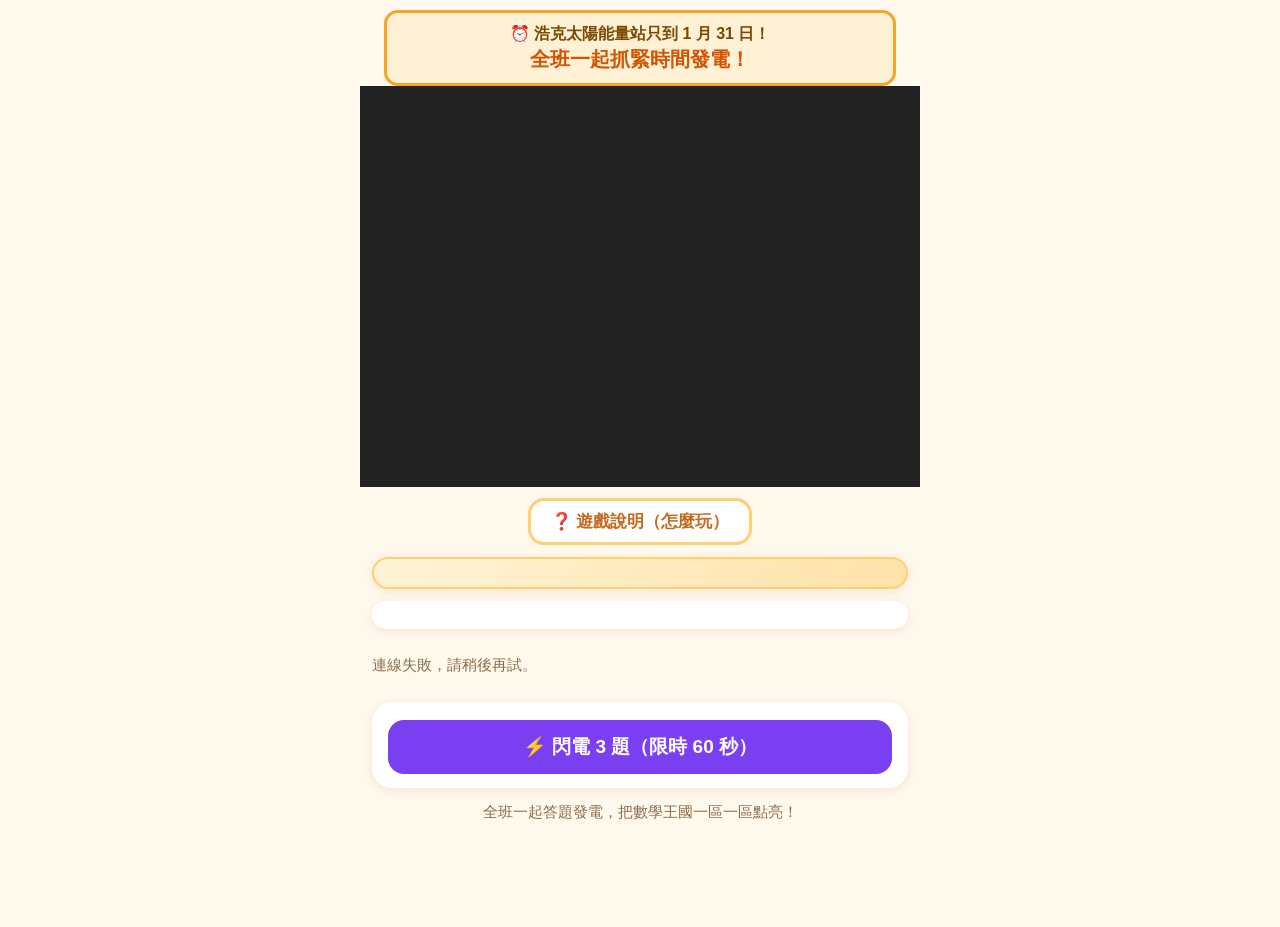
<file: solar/index.html>
<!DOCTYPE html>
<html lang="zh-Hant">
<head>
<meta charset="utf-8">
<meta name="viewport" content="width=device-width,initial-scale=1,viewport-fit=cover">
<title>浩克太陽能量站</title>
<style>
:root{--ink:#3a2a18;--sub:#8a6d4b;--orange:#ff8a1f;--green:#2e9e4f;--gold:#f5b800;--line:#f0dcc0;--bg:#fff8ec}
*{box-sizing:border-box;-webkit-tap-highlight-color:transparent}
body{margin:0;background:var(--bg);color:var(--ink);font-family:"PingFang TC","Noto Sans TC","Microsoft JhengHei",sans-serif;font-size:18px}
main{max-width:560px;margin:0 auto;padding:0 12px 90px}
button{font:inherit;border:none;border-radius:16px;cursor:pointer}
.hide{display:none!important}
/* 場景 */
.scene{position:relative;margin:0 -12px;overflow:hidden;background:#222;container-type:inline-size;aspect-ratio:3/2.15}
.scene>*{position:absolute}
.scene .sky{inset:0;transition:background 1.2s}
.scene .sunimg{width:24cqw;left:38cqw;transition:top 1.5s ease,opacity .6s}
.scene .cl{transition:transform 2s ease,opacity 1.5s;will-change:transform,opacity}
.scene .ground{left:0;bottom:0;width:100%;height:auto}
.scene .dim{left:0;right:0;bottom:0;top:42cqw;background:#101c4a;transition:opacity 1.2s}
.scene .bld{height:19cqw;width:auto;bottom:24cqw;transition:opacity .4s}
.scene .hulk{left:1.5cqw;bottom:.5cqw;height:24cqw;width:auto;transform-origin:50% 100%}
.scene .beam{left:0;top:0;width:100%;height:100%;object-fit:cover;mix-blend-mode:screen;opacity:0;transition:opacity 2s;pointer-events:none}
.scene .beam.on{opacity:.9}
.scene .ttl{left:0;right:0;top:8px;text-align:center;color:#fff;text-shadow:0 2px 6px rgba(0,0,0,.45);font-weight:900;font-size:22px;letter-spacing:1px}
.scene .stg{left:50%;transform:translateX(-50%);bottom:10px;background:rgba(255,255,255,.92);border-radius:999px;padding:5px 16px;font-weight:900;font-size:16px;color:#c26a1e;white-space:nowrap}
.card{background:#fff;border-radius:20px;padding:14px 16px;margin:12px 0;box-shadow:0 2px 8px rgba(150,100,40,.12)}
.event{background:linear-gradient(135deg,#fff3d6,#ffe2a8);border:2px solid #ffcf70}
.event b{font-size:19px}.event p{margin:4px 0 8px;font-size:16px}
.bar{height:16px;border-radius:99px;background:#f3e6cf;overflow:hidden}
.bar i{display:block;height:100%;background:linear-gradient(90deg,#ffb347,#ff8a1f);border-radius:99px;transition:width .6s}
.bar.gold i{background:linear-gradient(90deg,#ffd54a,#f5a600)}
.units{display:grid;grid-template-columns:1fr 1fr;gap:10px}
.unit{background:#fff;border:3px solid var(--line);border-radius:20px;padding:10px;text-align:center;position:relative}
.unit img{height:84px;width:auto;max-width:100%;object-fit:contain;transition:.4s}
.unit.lit{border-color:#ffc95e;background:#fffbe9}
.unit.golden{border-color:var(--gold);background:linear-gradient(180deg,#fff6c9,#ffe27a)}
.unit b{display:block;font-size:19px;margin:2px 0}.unit small{display:block;color:var(--sub);font-size:13.5px;margin-bottom:6px}
.unit .go{width:100%;padding:10px;font-size:17px;font-weight:900;background:var(--orange);color:#fff;margin-top:8px}
.unit.lock{opacity:.6}.unit.lock .go{background:#c9b99f}
.unit .tag{position:absolute;top:6px;right:8px;font-size:13px;font-weight:900;color:#c26a1e}
.flash{width:100%;padding:14px;font-size:19px;font-weight:900;background:#7b3ff2;color:#fff;margin-top:4px}
.row{display:flex;gap:10px;align-items:center}
.me h3{margin:0 0 4px;font-size:18px}.muted{color:var(--sub);font-size:15px}
.nm{font-size:22px;padding:10px 12px;border:3px solid var(--line);border-radius:14px;width:100%;text-align:center;font-weight:bold}
.big{display:block;width:100%;padding:14px;font-size:20px;font-weight:900;background:var(--orange);color:#fff;margin-top:10px}
.ghost{background:none;color:var(--sub);text-decoration:underline;font-size:15px;padding:6px}
/* 答題 */
.quiz{position:fixed;inset:0;z-index:20;background:linear-gradient(180deg,#fff3d6,#ffe7b8);overflow:auto}
.quiz .in{max-width:560px;margin:0 auto;padding:14px 14px 40px}
.qtop{display:flex;align-items:center;gap:8px;margin-bottom:10px}
.dots{display:flex;gap:6px;flex:1}.dots i{flex:1;height:10px;border-radius:99px;background:#f0dcc0}.dots i.on{background:var(--orange)}.dots i.ok{background:var(--green)}.dots i.no{background:#e57373}
.qx{background:#fff;color:var(--sub);padding:8px 12px;font-size:15px;font-weight:700}
.qcard{background:#fff;border-radius:22px;padding:16px;box-shadow:0 2px 10px rgba(150,100,40,.15)}
.qcard.boss{border:4px solid #c0392b;background:#fff5f3}
.qtag{display:inline-block;background:#c0392b;color:#fff;border-radius:99px;padding:2px 12px;font-size:14px;font-weight:900;margin-bottom:6px}
.qtag.spot{background:#7b3ff2}
.qtext{font-size:20px;line-height:1.55;font-weight:700;white-space:pre-wrap}
.qfig{margin:8px 0;text-align:center}
.askbtn{display:flex;align-items:center;gap:12px;width:100%;margin-top:10px;padding:10px 16px;background:#fff;border:3px solid #ffb65c;border-radius:20px;text-align:left;color:var(--ink);box-shadow:0 3px 0 #f0dcc0}
.askbtn img{width:64px;height:64px;flex:none}
.askbtn b{display:block;font-size:22px;font-weight:900;color:#c26a1e}
.askbtn small{display:block;font-size:17px;font-weight:700;color:var(--sub);margin-top:2px}
.undobtn{display:block;margin:6px auto 0;padding:6px 14px;background:none;border:none;color:var(--sub);font-size:16px;font-weight:700;text-decoration:underline}
.askbtn.done{border-color:#7fcf94;background:#e8f8ec;box-shadow:none}.askbtn.done b{color:#2e9e4f}.qfig svg{max-width:100%;height:auto}
.vidbtn{border-color:#5aa9f0;background:#eef6ff;box-shadow:0 3px 0 #cfe2f5}.vidbtn b{color:#2f7dd1}
.choices{display:grid;gap:10px;margin-top:12px}
.choice{padding:14px;font-size:19px;font-weight:700;background:#fff3df;color:var(--ink);border:3px solid var(--line);text-align:left}
.choice:active{background:#ffe1b8}
.fillrow{display:flex;gap:8px;margin-top:12px}
.fillin{flex:1;font-size:24px;padding:12px;border:3px solid var(--line);border-radius:14px;font-weight:bold;min-width:0}
.helpers{display:flex;gap:8px;margin-top:8px}.helpers button{flex:1;padding:10px;background:#ffe9c8;font-size:19px;font-weight:800;color:#c26a1e}
.ans{background:var(--orange);color:#fff;font-weight:900;font-size:20px;padding:0 18px}
.fb{border-radius:18px;padding:14px;margin-top:12px;font-size:18px;line-height:1.55}
.fb.ok{background:#e8f8ec;border:3px solid #7fcf94}.fb.bad{background:#fff1f0;border:3px solid #ffb3a8}
.fb b{font-size:21px}
.timer{font-weight:900;color:#7b3ff2;font-size:20px;min-width:52px;text-align:right}
/* 慶祝 */
.cele{position:fixed;inset:0;z-index:40;background:rgba(40,20,0,.72);display:flex;align-items:center;justify-content:center;padding:20px}
.cele .box{background:#fff;border-radius:28px;padding:22px 20px;text-align:center;max-width:420px;width:100%;position:relative;z-index:2;animation:pop .5s}
.cele img{width:auto;max-width:200px;height:140px;object-fit:contain}
.cele h2{margin:6px 0;font-size:26px;color:#c26a1e}.cele p{margin:6px 0;font-size:18px}
.cele .rw{background:#fff3d6;border:3px dashed #ffb347;border-radius:16px;padding:10px;font-size:20px;font-weight:900;color:#c0392b;margin:10px 0}
#conf{position:fixed;inset:0;z-index:41;pointer-events:none}
@keyframes pop{from{transform:scale(.6);opacity:0}to{transform:scale(1);opacity:1}}
.toast{position:fixed;left:50%;top:70px;transform:translateX(-50%);background:#2e9e4f;color:#fff;padding:10px 20px;border-radius:99px;font-weight:900;font-size:20px;z-index:30;animation:up 1.4s forwards}
@keyframes up{0%{opacity:0;transform:translate(-50%,10px)}15%{opacity:1}80%{opacity:1}100%{opacity:0;transform:translate(-50%,-24px)}}
.intro{position:fixed;inset:0;z-index:50;background:rgba(40,20,0,.75);overflow:auto;padding:14px}
.intro .box{background:#fff;border-radius:26px;max-width:520px;margin:0 auto;padding:18px 18px 22px;animation:pop .4s}
.intro h2{margin:4px 0 8px;font-size:24px;color:#c26a1e;text-align:center}
.intro h3{margin:16px 0 6px;font-size:19px;color:#2b5fa8}
.intro p,.intro li{font-size:17px;line-height:1.65;margin:4px 0}.intro ol,.intro ul{padding-left:22px;margin:4px 0}
.intro .hero{display:flex;justify-content:center;gap:6px;align-items:flex-end}.intro .hero img{height:96px;width:auto}
.intro .story{background:#fff3d6;border:3px dashed #ffb347;border-radius:18px;padding:10px 14px;font-size:18px;line-height:1.7;font-weight:700}
.intro .rw{background:#f3f8ff;border-radius:14px;padding:6px 12px}
.solend{margin:10px 12px 0;padding:10px 12px;border-radius:14px;background:#FFF1D6;border:3px solid #F5A623;color:#7A4A00;font-size:16px;font-weight:800;line-height:1.4;text-align:center}.solend em{display:block;font-style:normal;font-weight:900;font-size:20px;color:#D35400}.solend.hot{background:#FDE3E0;border-color:#E74C3C;color:#8E1B10}.solend.hot em{color:#C0392B}
.helpbtn{display:block;margin:10px auto 0;background:#fff;border:3px solid #ffcf70;color:#c26a1e;font-weight:900;font-size:17px;padding:9px 20px}
.panel{display:flex;gap:12px;align-items:center}.panel img{width:76px;flex:none}
.bossimg{width:84px;float:right;margin:-6px -4px 0 6px}.defimg{width:110px;display:block;margin:6px auto}
</style>
</head>
<body>
<main id="app">
  <div class="solend" id="solend"></div>
  <div class="scene" id="scene"></div>
  <button class="helpbtn" id="helpBtn">❓ 遊戲說明（怎麼玩）</button>
  <div class="card event" id="event"></div>
  <div class="card me" id="me"></div>
  <div class="units" id="units"></div>
  <div class="card"><button class="flash" id="flashBtn">⚡ 閃電 3 題（限時 60 秒）</button></div>
  <p class="muted" style="text-align:center">全班一起答題發電，把數學王國一區一區點亮！</p>
</main>

<div class="quiz hide" id="quiz"><div class="in" id="quizIn"></div></div>
<div class="cele hide" id="cele"></div>
<div class="intro hide" id="intro"></div>
<canvas id="conf" class="hide"></canvas>

<script>
"use strict";
const $=id=>document.getElementById(id);
const Q=new URLSearchParams(location.search);
const CLASSES={"2024b":{ep:"https://script.google.com/macros/s/AKfycbxqTm68WptgnmqFOVAXV9A9ZdImKRSV5dcQ7Mx1F2Hfi0SZnrLcRy2hktT5hQQTSgD6LQ/exec"}};
const CID=Q.get("c")||"2024b", CFG=CLASSES[CID], EP=CFG&&CFG.ep;
let SOLAR_VIDS={}; fetch("videos.json?t="+Date.now()).then(r=>r.json()).then(j=>{SOLAR_VIDS=j||{};}).catch(()=>{});   // 有講解影片的題目
const IMG="../th/";
const ls={get(k){try{return localStorage.getItem(k)}catch(e){return null}},set(k,v){try{localStorage.setItem(k,v)}catch(e){}}};
let NAME=(Q.get("name")||ls.get("wh_name")||"").trim();
let S=null;                 // 後端回來的全班狀態
const DEMO=Q.get("demo");   // ?demo=N 只用來看畫面（N=階段 0~6）

const api=async(q)=>{const r=await fetch(EP+"?"+q);return r.json();};
const post=async(d)=>{const r=await fetch(EP,{method:"POST",headers:{"Content-Type":"text/plain"},body:JSON.stringify(d)});return r.json();};

/* ---------- 場景：太陽隨階段升起、烏雲散開、5 棟建築亮燈 ---------- */
const UKEY={"五上06":"u06","五上07":"u07","五上08":"u08","五上09":"u09","五上10":"u10"};
const bimg=(u,st)=>"img/"+UKEY[u]+"_"+st+".png";
const stOf=u=>u.golden?"gold":u.lit?"on":"off";
function sceneHTML(st,units){
  const t=st/6;
  const sky="linear-gradient(180deg,"+mix("#1b2438","#6fc6ff",t)+","+mix("#3a3558","#ffe9a8",t)+")";
  const sunSrc=st<2?"sun_tired":st<5?"sun_awake":"sun_noon";
  const sunTop=(40-34*t).toFixed(1);               // 低（山後）→高
  const cl=Math.max(0,1-st/5.2), dx=(1-cl)*70;
  const clouds=[["big",-4,3,34,-1],["mid",58,10,28,1],["small",30,22,18,-1],["big",70,0,32,1],["mid",-6,20,24,-1]];
  let h='<div class="sky" style="background:'+sky+'"></div>';
  h+='<img class="sunimg" src="img/'+sunSrc+'.png" style="top:'+sunTop+'cqw" alt="">';
  clouds.forEach(([k,x,y,w,dir])=>{h+='<img class="cl" src="img/cloud_'+k+'.png" style="left:'+x+'cqw;top:'+y+'cqw;width:'+w+'cqw;opacity:'+(cl*.95).toFixed(2)+';transform:translateX('+(dir*dx).toFixed(0)+'cqw)" alt="">';});
  h+='<img class="ground" src="img/ground.png" alt="">';
  h+='<div class="dim" style="opacity:'+(.62*(1-t)).toFixed(2)+'"></div>';
  units.forEach((u,i)=>{h+='<img class="bld" src="'+bimg(u.u,stOf(u))+'" style="left:'+(2.4+i*19.1).toFixed(1)+'cqw;bottom:'+(i%2?22:25.5)+'cqw;z-index:'+(i%2?3:2)+'" alt="">';});
  const hk=st<2?"wake":st<4?"charge":st<5?"hero":"sun";
  h+='<img class="hulk" src="img/hulk_'+hk+'.png" alt="" style="z-index:5">';
  h+='<img class="beam'+(st>=6?" on":"")+'" src="img/beam.jpg" alt="">';
  return h;
}
function mix(a,b,t){const p=h=>[1,3,5].map(i=>parseInt(h.slice(i,i+2),16));const A=p(a),B=p(b);return "#"+A.map((v,i)=>Math.round(v+(B[i]-v)*t).toString(16).padStart(2,"0")).join("");}

/* ---------- 畫面 ---------- */
function draw(){
  if(!S) return;
  const st=DEMO!=null?+DEMO:S.done, units=S.units;
  const names=["停電中…","浩克起床","浩克充電","雲開了一半","浩克變身","太陽快出來了","太陽正午"];
  $("scene").innerHTML=sceneHTML(st,units)+`<div class="ttl" style="z-index:9">浩克太陽能量站</div><div class="stg" style="z-index:9">${st?"第 "+st+" 階段・":""}${names[st]}</div>`;
  const ev=S.event;
  if(ev){const pct=ev.kind==="target"?Math.min(100,Math.round(ev.got*100/ev.target)):100;
    $("event").innerHTML=`<b>📣 本週事件：${ev.name}</b><p>${ev.say||""}</p>`+(ev.kind==="target"?`<div class="bar${ev.done?" gold":""}"><i style="width:${pct}%"></i></div><div class="muted" style="margin-top:4px">${ev.done?"✅ 完成了！每區都加了能量":"全班本週已答對 "+ev.got+" / "+ev.target+" 題"}</div>`:"");}
  $("units").innerHTML=units.map((u,i)=>{
    const cls=u.golden?"golden":u.lit?"lit":"";const tgt=u.lit?u.gold:u.light;const pct=Math.min(100,Math.round(u.energy*100/tgt));
    return `<div class="unit ${cls} ${u.open?"":"lock"}">${u.golden?'<span class="tag">金色！</span>':u.lit?'<span class="tag">亮燈！</span>':""}<img src="${bimg(u.u,stOf(u))}" alt=""><b>${u.name}</b>
      ${u.open?`<small>${u.golden?"全金色":u.lit?"再升級成金色":"還沒亮燈"}</small><div class="bar ${u.lit?"gold":""}"><i style="width:${pct}%"></i></div><small style="margin:4px 0 0">${u.energy} / ${tgt} 能量</small><button class="go" data-u="${u.u}">去發電</button>`:`<small>${u.openOn.slice(5).replace("-","/")} 開放</small><button class="go" disabled>還沒開放</button>`}</div>`;}).join("");
  document.querySelectorAll(".unit .go[data-u]").forEach(b=>b.onclick=()=>startQuiz({unit:b.dataset.u}));
  drawMe();
}
function panelSVG(e){   // 我的太陽能板：能量越多越亮（格子逐一亮起）
  const n=Math.min(9,Math.floor(e/20));let c="";
  for(let i=0;i<9;i++){const x=6+(i%3)*26,y=6+Math.floor(i/3)*20;c+=`<rect x="${x}" y="${y}" width="24" height="18" rx="3" fill="${i<n?(e>=200?'#ffd34d':'#79c0ff'):'#d9dde6'}" stroke="#44506b" stroke-width="1.5"/>`;}
  return `<svg viewBox="0 0 90 70">${c}<rect x="40" y="64" width="10" height="6" fill="#44506b"/></svg>`;
}
function drawMe(){
  const me=S.me;
  if(!NAME||!me||!me.known){
    $("me").innerHTML=`<h3>你是誰？</h3><div class="muted" style="margin-bottom:8px">打上你的本名，就能一起發電！</div><input class="nm" id="nin" placeholder="我的名字" value="${NAME||""}"><button class="big" id="nok">好！</button>${NAME&&me&&!me.known?'<div class="muted" style="color:#c0392b;margin-top:8px">找不到這個名字，請打你的本名（或名字）喔。</div>':""}`;
    $("nok").onclick=()=>{NAME=$("nin").value.trim();if(NAME){ls.set("wh_name",NAME);load();}};return;
  }
  $("me").innerHTML=`<div class="panel"><img src="img/${me.energy>=200?"sun_noon":me.energy>=40?"sun_awake":"sun_tired"}.png" alt=""><div style="flex:1"><h3>${/^測試/.test(me.name)?me.name.slice(2):me.name==="SUNNY"?me.name:me.name.slice(1)}，你好！</h3><div class="muted">我發了 <b>${me.energy}</b> 塊能量・${me.left>0?`今天還可以發 <b>${me.left}</b> 塊`:"今天的電充滿了⚡ 還可以繼續練功！"}</div>
    <div class="muted">${me.bossToday?"✅ 今天打倒魔王了":"🎯 今日任務：打倒 1 隻烏雲魔王"}</div><button class="ghost" id="chg">不是我？換名字</button></div></div>`;
  $("chg").onclick=()=>{NAME="";ls.set("wh_name","");S.me=null;drawMe();};
}
// ⏰ 2027-01-31 下架（SUNNY 2026-11-17）：1/31 當天是最後一天，一個月前（12/31）起顯示倒數
const SOL_END=Date.parse("2027-01-31T23:59:59+08:00"),SOL_COUNT=Date.parse("2026-12-31T00:00:00+08:00");
(function(){const e=document.getElementById("solend");if(!e)return;const d=Math.max(1,Math.ceil((SOL_END-Date.now())/86400000));
  e.className="solend"+(d<=7?" hot":"");e.innerHTML="⏰ 浩克太陽能量站只到 <b>1 月 31 日</b>！"+(Date.now()>=SOL_COUNT?"<em>還剩 "+d+" 天，快把太陽升到正午！</em>":"<em>全班一起抓緊時間發電！</em>");})();
async function load(){
  if(Date.now()>SOL_END&&!/[?&]test=1/.test(location.search)&&!/^測試/.test((new URLSearchParams(location.search)).get("name")||"")){document.getElementById("app").innerHTML="<p style=\"text-align:center;padding:40px 16px;font-weight:800\">浩克太陽能量站已經結束囉，謝謝大家一起發電！</p>";return;}
  if(!EP){$("app").innerHTML="<p>這個班級還沒開放。</p>";return;}
  try{S=await api("mode=battle"+(NAME?"&name="+encodeURIComponent(NAME):""));}catch(e){$("units").innerHTML='<p class="muted">連線失敗，請稍後再試。</p>';return;}
  draw();
  if(!ls.get("sol_intro_"+CID)&&!DEMO)showIntro();
  const seen=+(ls.get("sol_seen_"+CID)||0);
  if(S.done>seen&&S.me&&S.me.known){ls.set("sol_seen_"+CID,S.done);if(seen||S.done>0)celebrate({title:"第 "+S.done+" 階段完成！",sub:S.stages[S.done-1].name,reward:S.stages[S.done-1].reward,img:"hulk_hero.png"});}
}

/* ---------- 快速判分（雜湊比對；算不算能量仍由後端決定） ---------- */
const HSALT="solar5b";
async function sha(str){if(!(window.crypto&&crypto.subtle))return sha256js(str);const b=await crypto.subtle.digest("SHA-256",new TextEncoder().encode(str));return [...new Uint8Array(b)].map(x=>x.toString(16).padStart(2,"0")).join("").slice(0,20);}
function sha256js(str){const u=unescape(encodeURIComponent(str)),K=[],H=[];let p=0,c=2;const rr=(x,n)=>(x>>>n)|(x<<(32-n));
  const isP=n=>{for(let i=2;i*i<=n;i++)if(n%i===0)return false;return true;};
  for(;p<64;c++)if(isP(c)){if(p<8)H[p]=(Math.pow(c,.5)%1)*4294967296|0;K[p++]=(Math.pow(c,1/3)%1)*4294967296|0;}
  const w=[];let t=u+"";while(t.length%64-56)t+=" ";
  for(let i=0;i<t.length;i++)w[i>>2]|=t.charCodeAt(i)<<((3-i%4)*8);
  w[w.length]=(u.length*8/4294967296)|0;w[w.length]=u.length*8|0;
  let h=H.slice(0,8);
  for(let j=0;j<w.length;){const x=w.slice(j,j+=16),o=h.slice(0);
    for(let i=0;i<64;i++){if(i>=16){const a=x[i-15],b=x[i-2];x[i]=(x[i-16]+(rr(a,7)^rr(a,18)^(a>>>3))+x[i-7]+(rr(b,17)^rr(b,19)^(b>>>10)))|0;}
      const e=h[4],a=h[0],t1=(h[7]+(rr(e,6)^rr(e,11)^rr(e,25))+((e&h[5])^(~e&h[6]))+K[i]+x[i])|0,t2=((rr(a,2)^rr(a,13)^rr(a,22))+((a&h[1])^(a&h[2])^(h[1]&h[2])))|0;
      h=[(t1+t2)|0,a,h[1],h[2],(h[3]+t1)|0,e,h[5],h[6]];}
    for(let i=0;i<8;i++)h[i]=(h[i]+o[i])|0;}
  return h.map(v=>(v>>>0).toString(16).padStart(8,"0")).join("").slice(0,20);}
function norm(s){return String(s==null?"":s).replace(/[\s　]+/g,"").replace(/[０-９]/g,c=>String.fromCharCode(c.charCodeAt(0)-65248)).replace(/[／∕]/g,"/").replace(/[．。]/g,".").replace(/(?:又|\+)/g,"又").replace(/[,，]/g,"").replace(/(公分|平方|公尺|公斤|分鐘|小時|個|班|株|件|天|元|秒|幾|圈|公里|倍)+$/g,"");}
const gcd=(a,b)=>b?gcd(b,a%b):a;
function frac(s){let m;if((m=/^(\d+)又(\d+)\/(\d+)$/.exec(s))){const d=+m[3];return d?{n:+m[1]*d+ +m[2],d}:null;}if((m=/^(\d+)\/(\d+)$/.exec(s))){return +m[2]?{n:+m[1],d:+m[2]}:null;}if((m=/^(\d+(?:\.\d+)?)$/.exec(s))){const dec=(m[1].split(".")[1]||"").length,d=Math.pow(10,dec);return{n:Math.round(+m[1]*d),d,dec:1};}return null;}
function canon(s){const a=norm(s),f=frac(a);if(!f)return a;const g=gcd(f.n,f.d)||1,n=f.n/g,d=f.d/g;return d===1?String(n):n+"/"+d;}
async function localJudge(q,ans){
  if(q.t==="choice")return {ok:(await sha(HSALT+q.id+"|"+ans))===q.h[0]};
  const a=norm(ans);if(!a)return {empty:1};
  const ok=q.h.includes(await sha(HSALT+q.id+"|"+canon(ans)));
  if(!ok)return {ok:false};
  const f=frac(a);if(f&&!f.dec&&f.d!==1&&gcd(f.n,f.d)!==1)return {ok:false,reduce:1};
  return {ok:true};
}

/* ---------- 答題 ---------- */
let QZ=null;
async function startQuiz(opt){
  if(!NAME||!S.me||!S.me.known){window.scrollTo(0,0);toast("先在上面打你的本名，才能發電喔！");const n=$("nin");if(n)n.focus();return;}
  let r;try{r=await api("mode=quiz&name="+encodeURIComponent(NAME)+(opt.unit?"&unit="+encodeURIComponent(opt.unit):"")+(opt.flash?"&flash=1":""));
  }catch(e){toast("連線失敗，請重新整理再試一次");return;}
  if(!r.ok){toast("找不到你的名字，請換名字重打本名");return;}
  if(!r.qs.length){toast(r.allDone?"這區的題目你都答對了！去別區挑戰吧":"這區的題目還沒開放");return;}
  QZ={qs:r.qs,i:0,res:[],gain:0,flash:!!opt.flash,t0:Date.now(),left:r.left,unit:opt.unit,practice:!!r.practice};
  if(QZ.practice)toast("今天的電充滿了⚡ 現在是練功時間！");
  $("quiz").classList.remove("hide");document.body.style.overflow="hidden";showQ();
  if(QZ.flash){QZ.timer=setInterval(()=>{const s=60-Math.floor((Date.now()-QZ.t0)/1000);const el=$("tm");if(el)el.textContent=Math.max(0,s)+"秒";if(s<=0){clearInterval(QZ.timer);endQuiz("時間到！");}},500);}
}
function showQ(){
  const q=QZ.qs[QZ.i];
  const dots=QZ.qs.map((_,k)=>`<i class="${QZ.res[k]===1?"ok":QZ.res[k]===0?"no":k===QZ.i?"on":""}"></i>`).join("");
  let h=`<div class="qtop"><button class="qx" id="qx">✕ 離開</button><div class="dots">${dots}</div>${QZ.flash?'<div class="timer" id="tm"></div>':""}</div>${QZ.practice?'<div class="muted" style="text-align:center;font-weight:800;margin:4px 0">🥋 練功中（不加能量）</div>':""}<div class="qcard${q.boss?" boss":""}">`;
  if(q.boss)h+=`<img class="bossimg" src="img/boss_boss.png" alt=""><span class="qtag">烏雲魔王題（答對 3 塊能量）</span>`;
  if(q.spot)h+=`<span class="qtag spot">🔍 找錯誤</span>`;
  h+=`<div class="qtext">${esc(q.q.replace("【魔王題】",""))}</div>`+(q.f?`<div class="qfig">${q.f}</div>`:"");
  if(q.t==="choice")h+=`<div class="choices">${q.c.map(c=>`<button class="choice" data-a="${esc(c)}">${esc(c)}</button>`).join("")}</div>`;
  else h+=`<div class="fillrow"><input class="fillin" id="fin" inputmode="text" autocomplete="off" placeholder="寫答案"><button class="ans" id="fok">送出</button></div><div class="helpers"><button data-ins="又">又</button><button data-ins="/">／</button><button data-ins=".">．</button></div>`;
  h+=`<div id="fb"></div></div>`;
  $("quizIn").innerHTML=h;
  $("qx").onclick=()=>endQuiz();
  document.querySelectorAll(".choice").forEach(b=>b.onclick=()=>submit(b.dataset.a));
  if(q.t!=="choice"){const f=$("fin");f.focus();$("fok").onclick=()=>submit(f.value);f.onkeydown=e=>{if(e.key==="Enter")submit(f.value);};document.querySelectorAll("[data-ins]").forEach(b=>b.onclick=()=>{f.value+=b.dataset.ins;f.focus();});}
}
let pending=0;
async function submit(ans){
  if(!QZ||QZ.res[QZ.i]!==undefined)return;const q=QZ.qs[QZ.i],idx=QZ.i;
  const L=await localJudge(q,ans);
  if(L.empty){toast("先寫答案喔");return;}
  if(L.reduce){$("fb").innerHTML=`<div class="fb bad"><b>數字對了！</b><br>請約成最簡分數再送出一次。</div>`;return;}
  document.querySelectorAll(".choice,.ans").forEach(b=>b.disabled=true);
  QZ.res[idx]=L.ok?1:0;
  const last=idx>=QZ.qs.length-1;
  // 立刻回饋（本機判斷）；講解和能量等後端回來再補
  $("fb").innerHTML=(L.ok?`<div class="fb ok">${q.boss?'<img class="defimg" src="img/boss_defeated.png" alt=""><b>魔王被打敗了，變成害羞的小白雲！</b><br>':""}<b>✅ 答對了！</b><div id="fx" class="muted">⚡ 記錄中…</div></div>`:`<div class="fb bad"><b>❌ 這題不對</b><div id="fx" class="muted">⏳ 講解來了…</div></div>`)+`<button class="big" id="nx">${last?"看結果":"下一題 ›"}</button>`;
  const evs=[];let nxReady=L.ok;   // 答對可以馬上下一題；答錯要等講解出來
  const go=async()=>{if(!nxReady)return;if(last){await waitPending();}for(const e of evs.splice(0))await celebrate(e);next();};
  $("nx").onclick=go;
  {// 「還是不會」只在答錯時出現；按錯可以收回（2026-11-26 孩子反映按錯）
   const ASK='<img src="img/help_hand.png" alt=""><span><b>這題我還是不會</b><small>按一下，告訴 SUNNY</small></span>';
   if(!L.ok){const hb=document.createElement("button");hb.className="askbtn";hb.innerHTML=ASK;
   const ub=document.createElement("button");ub.className="undobtn";ub.textContent="按錯了，收回";ub.style.display="none";
   const reset=t=>{hb.disabled=false;hb.classList.remove("done");hb.innerHTML=t||ASK;ub.style.display="none";};
   hb.onclick=()=>{hb.disabled=true;hb.classList.add("done");hb.innerHTML='<img src="img/help_done.png" alt=""><span><b>已經告訴 SUNNY 了</b><small>謝謝你，老師會幫你！</small></span>';ub.style.display="";
     post({mode:"flag",name:NAME,id:q.id}).catch(()=>reset('<img src="img/help_hand.png" alt=""><span><b>連線失敗，再按一次</b></span>'));};
   ub.onclick=()=>{ub.disabled=true;post({mode:"unflag",name:NAME,id:q.id}).then(()=>{ub.disabled=false;reset();toast("收回了！");}).catch(()=>{ub.disabled=false;toast("連線失敗，再按一次");});};
   $("nx").after(hb);hb.after(ub);}
   // 這題有浩克講解影片（videos.json：題目編號→影片代號，2026-11-22）
   const vid=SOLAR_VIDS[q.id];
   if(vid){const vb=document.createElement("button");vb.className="askbtn vidbtn";
     vb.innerHTML='<span style="font-size:34px">📺</span><span><b>看浩克講解影片</b><small>這題有影片，看完再挑戰！</small></span>';
     vb.onclick=()=>{ if(window.parent!==window) window.parent.postMessage({solarPlay:vid},location.origin); else location.href="../whisper.html?c="+encodeURIComponent(CID)+"&v=1"; };
     $("nx").after(vb);}}
  if(!L.ok){$("nx").disabled=true;}
  pending++;
  post({mode:"answer",name:NAME,id:q.id,ans}).then(r=>{
    pending--;
    if(!r.ok){const e=$("fx");if(e)e.textContent="連線失敗，這題沒有記錄到";nxReady=true;if($("nx"))$("nx").disabled=false;return;}
    if(r.retry||r.reduce){return;}
    QZ&&(QZ.gain+=r.gain||0);
    if(r.unit&&S){const u=S.units.find(x=>x.u===r.unit.u);if(u){u.energy=r.unit.energy;u.lit=u.energy>=u.light;u.golden=u.energy>=u.gold;}if(S.me)S.me.energy=(S.me.energy||0)+(r.gain||0),S.me.left=r.left;}
    if(!!r.correct!==!!L.ok){QZ&&(QZ.res[idx]=r.correct?1:0);}   // 後端為準
    const fx=$("fx");
    if(fx&&QZ&&QZ.i===idx){
      fx.className="";
      fx.innerHTML=r.correct?(r.gain?"⚡ +"+r.gain+" 能量　":"🥋 練功成功　")+'<button class="ghost" id="exb" style="padding:0 4px">看講解 ▾</button><div id="exd" class="hide" style="margin-top:6px">'+esc(r.explain||"")+'</div>':"這題答案是：<b>"+esc(r.answer||"")+"</b><br>"+esc(r.explain||"");
      const box=fx.parentElement;box.className="fb "+(r.correct?"ok":"bad");
    }
    if(r.correct&&$("exb"))$("exb").onclick=()=>{const d=$("exd");d.classList.toggle("hide");$("exb").textContent=d.classList.contains("hide")?"看講解 ▾":"收起講解 ▴";};
    nxReady=true;if($("nx"))$("nx").disabled=false;
    if(r.event)evs.push({title:"本週事件完成！",sub:r.event.name,reward:"每一區都加了 "+r.event.bonus+" 塊能量！",img:"sun_noon.png"});
    if(r.golden)evs.push({title:r.unit.name+"升級成金色！",sub:"閃閃發亮",reward:"",img:UKEY[r.unit.u]+"_gold.png"});
    else if(r.lit)evs.push({title:r.unit.name+"亮燈了！",sub:"全班好棒！",reward:"",img:UKEY[r.unit.u]+"_on.png"});
    if(r.stageUp){ls.set("sol_seen_"+CID,r.stageUp);evs.push({title:"第 "+r.stageUp+" 階段完成！",sub:r.stage.name,reward:r.stage.reward,img:(r.stageUp>=5?"hulk_sun":r.stageUp>=4?"hulk_hero":r.stageUp>=2?"hulk_charge":"hulk_wake")+".png"});}
  }).catch(()=>{pending--;const e=$("fx");if(e)e.textContent="連線失敗，這題沒有記錄到";nxReady=true;if($("nx"))$("nx").disabled=false;});
}
function waitPending(){return new Promise(r=>{const t=setInterval(()=>{if(pending<=0){clearInterval(t);r();}},150);});}
function next(){if(QZ.i>=QZ.qs.length-1)return endQuiz();QZ.i++;showQ();}
async function endQuiz(msg){
  if(!QZ)return;clearInterval(QZ.timer);await waitPending();const z=QZ;QZ=null;
  $("quiz").classList.add("hide");document.body.style.overflow="";
  if(z.practice&&!z.gain)toast((msg?msg+" ":"")+"這次練功答對 "+z.res.filter(x=>x===1).length+" 題！");
  else if(z.gain>0||z.res.length)toast((msg?msg+" ":"")+"這次發了 "+z.gain+" 塊能量！");
  draw();load();
}
function esc(s){return String(s).replace(/[&<>"]/g,c=>({"&":"&amp;","<":"&lt;",">":"&gt;",'"':"&quot;"}[c]));}
function toast(m){const d=document.createElement("div");d.className="toast";d.textContent=m;document.body.appendChild(d);setTimeout(()=>d.remove(),1500);}

/* ---------- 慶祝：彩帶＋對話框 ---------- */
function celebrate(o){return new Promise(res=>{
  const c=$("cele");c.innerHTML=`<div class="box"><img src="img/${o.img||"sun_noon.png"}" alt=""><h2>${o.title}</h2><p>${o.sub||""}</p>${o.reward?`<div class="rw">🎁 ${o.reward}</div>`:""}<button class="big" id="cok">太棒了！</button></div>`;
  c.classList.remove("hide");confetti(true);
  $("cok").onclick=()=>{c.classList.add("hide");confetti(false);res();};});}
let cf=null;
function confetti(on){
  const cv=$("conf");if(!on){cv.classList.add("hide");cancelAnimationFrame(cf);return;}
  cv.classList.remove("hide");cv.width=innerWidth;cv.height=innerHeight;const g=cv.getContext("2d");
  const P=Array.from({length:110},()=>({x:Math.random()*cv.width,y:-Math.random()*cv.height,v:2+Math.random()*4,s:5+Math.random()*7,c:["#ff8a1f","#ffd34d","#2e9e4f","#4aa3ff","#e8267f"][Math.floor(Math.random()*5)],r:Math.random()*6}));
  (function f(){g.clearRect(0,0,cv.width,cv.height);P.forEach(p=>{p.y+=p.v;p.r+=.1;if(p.y>cv.height)p.y=-10;g.save();g.translate(p.x,p.y);g.rotate(p.r);g.fillStyle=p.c;g.fillRect(-p.s/2,-p.s/4,p.s,p.s/2);g.restore();});cf=requestAnimationFrame(f);})();
}

function showIntro(){
  const u=(S&&S.units&&S.units[0])||{light:250,gold:700};
  const rw=(S?S.stages:[]).filter(g=>g.reward).map(g=>'<li><b>第 '+g.n+' 階段・'+g.name+'</b>：'+g.reward+'</li>').join("");
  $("intro").innerHTML='<div class="box"><div class="hero"><img src="img/hulk_wake.png" alt=""><img src="img/sun_tired.png" alt=""><img src="img/boss_boss.png" alt=""></div>'+
  '<h2>浩克太陽能量站</h2>'+
  '<div class="story">數學王國停電了！⚡<br>烏雲把天空罩住，太陽沒有力氣升起來，浩克也睡著了。<br>全班一起答數學題，幫浩克發電，把王國的每個地方<b>一個一個點亮</b>，讓太陽升到<b>正午</b>！</div>'+
  '<h3>🎮 怎麼玩</h3><ol><li>第一次先打上你的<b>本名</b>。</li><li>選一個地方（每個地方是一個單元），按<b>「去發電」</b>。</li><li>一次 6 題：5 題一般題＋1 題<b>烏雲魔王題</b>。</li><li><b>答對一題＝發 1 塊能量</b>給全班；魔王題答對<b>一次發 3 塊</b>。</li><li>答錯不扣分，會告訴你答案和講解，看懂就是賺到！</li><li>想快點玩？按<b>⚡閃電 3 題</b>，60 秒內答完。</li></ol>'+
  '<h3>📏 規則</h3><ul><li>每個人<b>每天最多發 10 塊</b>能量，明天再來繼續。</li><li>同一題一天只有<b>第一次作答</b>算能量。</li><li>每週有<b>本週事件</b>（烏雲來襲、停電搶修…），全班一起達成會讓每個地方多加能量。</li><li>每個地方的題目會<b>陸續開放</b>，沒開放的先等一等。</li><li>⏰ 這個挑戰到 <b>2027 年 1 月 31 日</b>結束，之後就會<b>下架</b>。要在這天之前，一起把太陽升到正午喔！</li></ul>'+
  '<h3>🏆 目標</h3><p>每個地方累積 <b>'+u.light+' 塊能量就亮燈</b>，累積 <b>'+u.gold+' 塊就升級成金色</b>。亮燈的地方越多，浩克越有力氣，太陽也升得越高；<b>5 個地方都變金色，太陽就升到正午</b>！</p>'+
  (rw?'<h3>🎁 全班獎勵</h3><ul class="rw">'+rw+'</ul>':"")+
  '<p class="muted" style="margin-top:10px">這是全班一起的挑戰，每個人答的每一題都有幫到大家。看不到排名，只要你認真答，就是在幫全班！</p>'+
  '<button class="big" id="introOk">我知道了，開始發電！</button></div>';
  $("intro").classList.remove("hide");document.body.style.overflow="hidden";$("intro").scrollTop=0;
  $("introOk").onclick=()=>{$("intro").classList.add("hide");document.body.style.overflow="";ls.set("sol_intro_"+CID,"1");};
}
$("helpBtn").onclick=showIntro;
$("flashBtn").onclick=()=>startQuiz({flash:true});
if(DEMO!=null){NAME=NAME||"測試浩克";}
load();
</script>
</body>
</html>
</file>
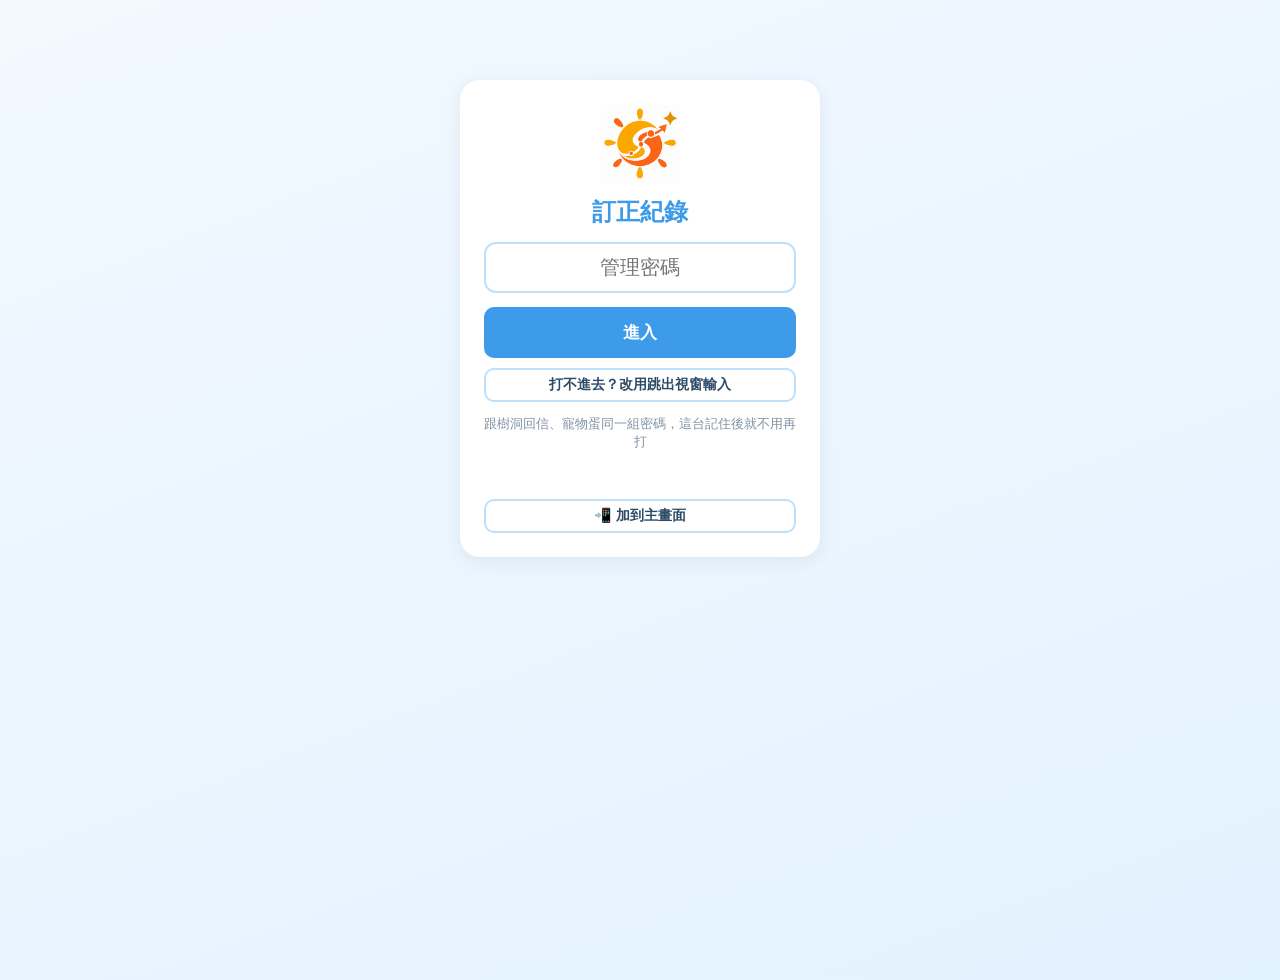
<file: tasks/index.html>
<!DOCTYPE html>
<html lang="zh-Hant">
<head>
<meta charset="utf-8">
<meta name="viewport" content="width=device-width,initial-scale=1,viewport-fit=cover">
<meta name="apple-mobile-web-app-capable" content="yes">
<meta name="theme-color" content="#3D9BE9">
<title>訂正紀錄・SUNNY魔法數學</title>
<link rel="icon" href="icon-180.png">
<link rel="apple-touch-icon" href="icon-180.png">
<meta name="apple-mobile-web-app-title" content="訂正紀錄">
<link rel="manifest" href="manifest.json">
<style>
/* 2026-11-02 SUNNY：各班完成訂正紀錄；三年級、四年級、五年級B 打勾順便寵物蛋加點
   2026-11-24 改版：班級 → 講義／單元複習／期末評量／考古卷 → 一張一張；平板上課離線也能勾，回家連網自動上傳 */
* { box-sizing: border-box; -webkit-tap-highlight-color: transparent; }
body { margin: 0; font-family: 'PingFang TC', 'Noto Sans TC', system-ui, -apple-system, sans-serif;
  background: var(--bg); color: var(--text); min-height: 100vh; }
button { font: inherit; cursor: pointer; }
.wrap { max-width: 1100px; margin: 0 auto; padding: 12px 14px 90px; }
header { display: flex; align-items: center; gap: 10px; margin-bottom: 10px; }
header img { width: 34px; height: 34px; object-fit: contain; opacity: .9; }
header h1 { font-size: 20px; margin: 0; color: var(--main); letter-spacing: 1px; }
header .sub { font-size: 12px; opacity: .6; margin-left: auto; }
header .home { border: 2px solid var(--main); background: #fff; color: var(--main); border-radius: 18px; padding: 5px 12px; font-size: 14px; font-weight: 700; }
.howto { display: flex; align-items: center; gap: 12px; font-size: 17px; margin: 10px 0; }
.howto b.n { flex: none; width: 30px; height: 30px; border-radius: 50%; background: var(--main); color: #fff; display: flex; align-items: center; justify-content: center; }
.howto svg { vertical-align: middle; }

.net { display: flex; align-items: center; gap: 10px; border-radius: 14px; padding: 8px 12px; margin: 0 0 10px; font-size: 15px; font-weight: 600; }
.net.off { background: #EEF1F5; color: #4A5568; border: 2px solid #CBD5E0; }
.net.wait { background: #FFF8E1; color: #7A5A00; border: 2px solid #FFD666; }
.net .btn { margin-left: auto; }

.tabs, .chips { display: flex; gap: 8px; overflow-x: auto; padding: 2px 0 8px; scrollbar-width: none; }
.tabs::-webkit-scrollbar, .chips::-webkit-scrollbar { display: none; }
.tab { flex: none; border: 2px solid var(--line); background: #fff; color: var(--text); border-radius: 22px;
  padding: 8px 16px; font-size: 16px; font-weight: 700; }
.tab.on { background: var(--main); border-color: var(--main); color: #fff; }
.tab.peek { margin-left: auto; border-color: #E2E8F0; color: #A0AEC0; font-size: 13px; padding: 8px 12px; background: #fff8; }
.tab.peek.on { background: #FFF4E5; border-color: #FFB547; color: #C2410C; }
.cats { display: grid; grid-template-columns: repeat(4, 1fr); gap: 6px; background: #fff9; border-radius: 16px; padding: 5px; margin: 4px 0 10px; }
.cat { border: 0; background: transparent; color: var(--text); border-radius: 12px; padding: 10px 4px; font-size: 17px; font-weight: 700; }
.cat.on { background: #fff; color: var(--main); box-shadow: 0 2px 8px #0002, 0 0 0 2px var(--main) inset; }
.chips { flex-wrap: wrap; overflow: visible; }
.chip { flex: none; border: 2px solid var(--line); background: #fffc; color: var(--text); border-radius: 14px;
  padding: 7px 14px; font-size: 15px; font-weight: 600; text-align: left; line-height: 1.3; }
.chip small { display: block; font-size: 11px; font-weight: 500; opacity: .65; }
.chip.on { border-color: var(--main); background: #fff; box-shadow: 0 0 0 2px var(--main) inset; }
.chip.done small { color: #22A06B; opacity: 1; font-weight: 700; }
.chip.add { border-style: dashed; color: var(--main); background: #fff6; }
.chip.tool { border-style: dashed; background: #fff6; opacity: .8; }
.chip.fold { background: transparent; border-color: transparent; opacity: .7; padding-left: 4px; }
.chip.old { opacity: .6; background: #F3F4F6; }
.chip.old.on { opacity: 1; }
.mrow { display: flex; align-items: center; gap: 8px; padding: 8px 0; border-bottom: 1px solid #EEF2F6; font-size: 16px; }
.mrow span { flex: 1; font-weight: 600; }
.mrow.old span { opacity: .45; }

.bar { display: flex; align-items: center; gap: 8px; flex-wrap: wrap; margin: 8px 0 10px; }
.bar h2 { font-size: 20px; margin: 0; }
.bar .cnt { font-size: 15px; font-weight: 700; color: var(--main); }
.btn { border: 2px solid var(--line); background: #fff; color: var(--text); border-radius: 10px; padding: 6px 12px; font-size: 14px; font-weight: 600; }
.btn.main { background: var(--main); border-color: var(--main); color: #fff; }
.btn.danger { color: #E5484D; border-color: #F5C2C4; }
.pet { margin-left: auto; display: flex; align-items: center; gap: 6px; font-size: 14px; font-weight: 600;
  background: #fff; border: 2px solid var(--line); border-radius: 20px; padding: 4px 12px; }
.pet input { width: 20px; height: 20px; accent-color: var(--main); }

.kids { display: grid; grid-template-columns: repeat(auto-fill, minmax(150px, 1fr)); gap: 10px; }
.kid { position: relative; display: flex; align-items: center; gap: 10px; border: 2px solid #E2E8F0; background: #fff; color: var(--text);
  border-radius: 16px; padding: 14px 12px; min-height: 64px; font-size: 19px; font-weight: 700; text-align: left; user-select: none; }
.kid .no { font-size: 12px; opacity: .4; width: 18px; text-align: right; flex: none; }
.kid .box { margin-left: auto; flex: none; width: 34px; height: 34px; border-radius: 10px; border: 2px solid #CBD5E0; display: flex; align-items: center; justify-content: center; font-size: 24px; }
.kid.ok { background: #EAFBF1; border-color: #9BE3BC; }
.kid.ok .box { border: 0; }
.kid.last { border-color: #FFB547; background: #FFF4E5; }
.kid .tag { position: absolute; top: -9px; left: 10px; font-size: 11px; background: #FFB547; color: #fff; border-radius: 8px; padding: 1px 7px; }
.kid .tag.late { background: #F5A524; }
.kid .tag.drag { background: #E5484D; }
.kid.drag { border-color: #F5A3A5; background: #FFF1F1; }
.presets button.on { background: var(--main); border-color: var(--main); color: #fff; }
.preview { margin-top: 10px; font-size: 14px; background: #F5F8FB; border-radius: 10px; padding: 8px 10px; }
.kid .up { position: absolute; top: 4px; right: 6px; font-size: 11px; opacity: .55; }

.left { margin-top: 14px; background: #fffc; border-radius: 12px; padding: 10px 14px; font-size: 15px; }
.left .all { color: #22A06B; font-weight: 700; }
.left .lastline { color: #C2410C; font-weight: 700; }

.watch { background: #FFF4E5; border: 2px solid #FFB547; border-radius: 14px; padding: 10px 12px; margin: 0 0 12px; }
.watch h3 { margin: 0 0 6px; font-size: 15px; color: #C2410C; }
.watch button { display: block; width: 100%; text-align: left; border: 0; background: #fff; border-radius: 10px; padding: 8px 10px; margin-top: 6px; font-size: 15px; color: #5A3B00; }
.watch button small { opacity: .6; font-size: 12px; }
.watch .hint { font-size: 12px; opacity: .7; margin-top: 6px; }
.empty { text-align: center; padding: 50px 10px; opacity: .7; font-size: 16px; line-height: 1.8; }

.mask { position: fixed; inset: 0; background: #0006; display: flex; align-items: flex-end; justify-content: center; z-index: 9; }
.sheet { background: #fff; width: 100%; max-width: 560px; border-radius: 20px 20px 0 0; padding: 18px 16px calc(18px + env(safe-area-inset-bottom));
  max-height: 88vh; overflow: auto; }
@media (min-width: 700px) { .mask { align-items: center; } .sheet { border-radius: 20px; } }
.sheet h3 { margin: 0 0 12px; color: var(--main); }
.sheet label { display: block; font-size: 13px; font-weight: 700; margin: 12px 0 6px; opacity: .75; }
.sheet input[type=text] { width: 100%; font-size: 17px; padding: 10px 12px; border: 2px solid var(--line); border-radius: 10px; outline: none; }
.sheet input:focus { border-color: var(--main); }
.presets { display: flex; flex-wrap: wrap; gap: 6px; margin-top: 8px; }
.presets button { border: 2px solid var(--line); background: #fff; border-radius: 10px; padding: 6px 10px; font-size: 14px; color: var(--text); }
.row { display: flex; gap: 8px; justify-content: flex-end; margin-top: 18px; }
.row .grow { flex: 1; }

.toast { position: fixed; left: 50%; bottom: 24px; transform: translateX(-50%); background: #2D3748; color: #fff;
  padding: 10px 18px; border-radius: 22px; font-size: 15px; z-index: 20; box-shadow: 0 4px 14px #0003; max-width: 90vw; text-align: center; }
.login { max-width: 360px; margin: 80px auto; background: #fff; border-radius: 20px; padding: 24px; box-shadow: 0 4px 20px #0001; text-align: center; }
.login img { width: 80px; }
.login input { width: 100%; font-size: 20px; padding: 12px; border: 2px solid var(--line); border-radius: 12px; text-align: center; margin: 14px 0; }

/* 2026-11-26 課堂狀況：手機（375px）優先，平板再放大 */
.modes { display: grid; grid-template-columns: 1fr 1fr; gap: 8px; margin: 2px 0 10px; }
.mode { border: 2px solid var(--line); background: #fff8; color: var(--text); border-radius: 14px; padding: 11px 6px; font-size: 17px; font-weight: 700; opacity: .8; }
.mode.on { background: #fff; color: var(--main); border-color: var(--main); opacity: 1; box-shadow: 0 2px 10px #0001; }
.stbar { position: sticky; top: 0; z-index: 5; display: flex; align-items: center; gap: 6px; margin: 0 -14px 10px; padding: 8px 14px;
  background: #ffffffe8; backdrop-filter: blur(6px); -webkit-backdrop-filter: blur(6px); border-bottom: 1px solid #0000000d; }
.stbar .nav { width: 44px; height: 44px; flex: none; border: 2px solid var(--line); background: #fff; border-radius: 12px; font-size: 22px; color: var(--main); font-weight: 700; padding: 0; }
.stbar .nav:disabled { opacity: .3; }
.stbar .day { flex: 1; text-align: center; font-size: 18px; font-weight: 800; line-height: 1.15; }
.stbar .day small { display: block; font-size: 12px; font-weight: 600; opacity: .6; }
.stbar .day button { border: 0; background: var(--main); color: #fff; border-radius: 10px; font-size: 12px; padding: 2px 8px; margin-top: 2px; }
.seg { display: grid; grid-template-columns: 1fr 1fr; background: #0000000a; border-radius: 12px; padding: 3px; margin: 0 0 10px; }
.seg button { border: 0; background: transparent; border-radius: 10px; padding: 9px 4px; font-size: 16px; font-weight: 700; color: var(--text); opacity: .7; }
.seg button.on { background: #fff; color: var(--main); opacity: 1; box-shadow: 0 1px 4px #0002; }
.kids.st { grid-template-columns: repeat(3, 1fr); gap: 8px; }
@media (min-width: 600px) { .kids.st { grid-template-columns: repeat(auto-fill, minmax(150px, 1fr)); gap: 10px; } }
.stk { position: relative; display: flex; flex-direction: column; align-items: flex-start; justify-content: center; gap: 6px; border: 2px solid #E2E8F0; background: #fff;
  color: var(--text); border-radius: 16px; padding: 10px 10px 9px; min-height: 66px; font-size: 18px; font-weight: 700; text-align: left; user-select: none; word-break: break-all; }
.stk .no { position: absolute; top: 5px; right: 8px; font-size: 11px; opacity: .35; }
.stk.has { border-color: #CBD5E0; background: #F8FAFC; }
.stk .up { position: absolute; bottom: 4px; right: 6px; font-size: 10px; opacity: .55; }
.dots { display: flex; gap: 4px; align-items: center; min-height: 10px; }
.dot { width: 11px; height: 11px; border-radius: 50%; flex: none; }
.dots small { font-size: 11px; opacity: .6; font-weight: 700; }
.sthint { font-size: 13px; opacity: .6; text-align: center; margin: 12px 0 0; }
.sthead { display: flex; align-items: baseline; gap: 10px; margin: 0 0 12px; }
.sthead b { font-size: 28px; color: var(--main); }
.sthead span { font-size: 15px; opacity: .65; font-weight: 600; }
.stgrid { display: grid; grid-template-columns: 1fr 1fr; gap: 8px; }
.stb { display: flex; align-items: center; gap: 8px; border: 2px solid #E2E8F0; background: #fff; color: var(--text); border-radius: 14px;
  min-height: 58px; padding: 8px 10px; font-size: 17px; font-weight: 700; text-align: left; }
.stb i { font-style: normal; font-size: 22px; flex: none; }
.stb .ck { margin-left: auto; width: 24px; height: 24px; border-radius: 50%; border: 2px solid #CBD5E0; flex: none; display: flex; align-items: center; justify-content: center; font-size: 14px; color: transparent; }
.stb.on { background: var(--c); border-color: var(--c); color: #fff; }
.stb.on .ck { border-color: #fff; background: #fff; color: var(--c); }
.sheet .memo { width: 100%; font-size: 17px; padding: 12px; border: 2px solid var(--line); border-radius: 12px; outline: none; margin-top: 12px; }
.sheet .memo:focus { border-color: var(--main); }
.strecent { font-size: 13px; opacity: .7; margin-top: 10px; }
.btn.big { flex: 1; padding: 13px; font-size: 18px; border-radius: 14px; }
.lcard > button { display: block; width: 100%; border: 0; background: transparent; padding: 0; color: inherit; text-align: left; font: inherit; }
.tl button { flex: none; border: 0; background: transparent; font-size: 13px; color: var(--main); font-weight: 700; padding: 2px 4px; }
.lmore { text-align: center; font-size: 14px; opacity: .65; margin: 12px 0; }
.lcard { display: block; width: 100%; text-align: left; border: 2px solid #E2E8F0; background: #fff; color: var(--text); border-radius: 16px; padding: 12px 14px; margin-bottom: 8px; font-size: 17px; }
.lcard.warn { border-color: #FFB547; background: #FFF8EE; }
.lcard .top { display: flex; align-items: center; gap: 8px; font-weight: 800; }
.lcard .top .n { margin-left: auto; font-size: 14px; font-weight: 700; opacity: .7; }
.lcard .tg { display: flex; flex-wrap: wrap; gap: 5px; margin-top: 7px; }
.lcard .tg span { font-size: 13px; font-weight: 700; background: #F1F5F9; border-radius: 8px; padding: 2px 8px; }
.tl { margin-top: 10px; border-top: 1px dashed #E2E8F0; padding-top: 4px; }
.tl div { display: flex; gap: 8px; align-items: flex-start; padding: 7px 0; font-size: 15px; border-bottom: 1px solid #F1F5F9; }
.tl div:last-child { border-bottom: 0; }
.tl b { flex: none; width: 74px; font-size: 14px; opacity: .75; }
.tl span { flex: 1; line-height: 1.45; }
.tl em { font-style: normal; display: block; font-size: 13px; opacity: .7; }
@media (max-width: 480px) {
  header { margin-bottom: 8px; }
  header h1 { white-space: nowrap; font-size: 19px; }
  header .sub { display: none; }
  header .home { margin-left: auto; white-space: nowrap; font-size: 13px; padding: 5px 10px; }
  .mode { padding: 9px 4px; font-size: 16px; }
  .seg button { padding: 7px 4px; font-size: 15px; }
}
/* 大字版（2026-11-26 SUNNY 老花：課堂狀況不要圖示、字放大） */
.stb { justify-content: space-between; gap: 6px; min-height: 68px; padding: 10px 12px; font-size: 24px; white-space: nowrap; }
.stb .ck { margin-left: 0; width: 28px; height: 28px; font-size: 16px; }
.sthead b { font-size: 32px; }
.sthead span { font-size: 18px; }
.sheet .memo { font-size: 20px; padding: 13px; }
.strecent { font-size: 16px; line-height: 1.5; }
.btn.big { font-size: 22px; padding: 14px; }
.sheet .btn.danger { font-size: 18px; padding: 12px 16px; border-radius: 14px; }
.stk { font-size: 22px; min-height: 74px; }
.stk .no { font-size: 12px; }
.stk .up { font-size: 11px; }
.dot { width: 13px; height: 13px; }
.dots small { font-size: 13px; }
.stbar .day { font-size: 22px; }
.stbar .day small { font-size: 15px; }
.stbar .day button { font-size: 15px; padding: 3px 10px; }
.stbar .nav { width: 50px; height: 50px; font-size: 26px; }
.seg button { font-size: 19px; padding: 10px 4px; }
.sthint { font-size: 16px; }
.lcard { font-size: 20px; }
.lcard .top { font-size: 22px; }
.lcard .top .n { font-size: 17px; }
.lcard .tg span { font-size: 17px; padding: 3px 10px; }
.tl div { font-size: 18px; }
.tl b { width: 96px; font-size: 17px; }
.tl em { font-size: 16px; }
.tl button { font-size: 16px; }
.presets.big button { font-size: 17px; padding: 8px 12px; }
/* 可累加的按鈕：點一下＋1，「−1」扣回 */
.stb.multi { cursor: pointer; flex-wrap: wrap; row-gap: 4px; user-select: none; }
.stb.multi .lb { flex: 1 0 auto; }
.stb .ck.plus { color: #94A3B8; font-size: 18px; font-weight: 800; }
.stb.multi .x { font-size: 26px; font-weight: 900; }
.stb.multi .minus { border: 0; background: #fff; color: var(--c); border-radius: 10px; font-size: 18px; font-weight: 800; padding: 6px 10px; margin-left: 6px; }
.stb.good { grid-column: 1 / -1; min-height: 80px; gap: 10px; }
.stb.good img { width: 60px; height: 60px; object-fit: contain; flex: none; background: #fff; border-radius: 14px; }
.stb.good:not(.on) { border-color: #F5D27A; background: #FFFBEB; }
.lcard .tg span.gd { display: inline-flex; align-items: center; gap: 6px; background: #FFF4D1; color: #8A5A00; }
.lcard .tg span.gd img { width: 26px; height: 26px; object-fit: contain; }
@media (max-width: 480px) {
  .stb { font-size: 22px; padding: 10px 8px; }
  .stb .ck { width: 24px; height: 24px; font-size: 14px; }
  .seg button { font-size: 18px; }
}
.tl u { text-decoration: none; flex: none; font-size: 13px; color: var(--main); font-weight: 700; padding: 2px 4px; }
</style>
</head>
<body>
<div id="app"></div>
<script>
const API = 'https://script.google.com/macros/s/AKfycbzV7KanxB2JDtmFqYjaUQP4G8-13B5Nl_r98fvbVuQrSAcgOHb4wsObIFAkJKDHP8tL/exec';
// 有寵物蛋的班：打勾＝寵物蛋「作業」加點（點數照寵物蛋試算表「設定」）
const PETS = {
  g3: 'https://script.google.com/macros/s/AKfycbxSHBtA4ROD4VT6JHD89K68ZCq-l8QAbAjMa8n4LCacEurO1hWzhrPn80TuTGGLz1fM/exec',
  g4: 'https://script.google.com/macros/s/AKfycbx5jschGhp3mGCpd1cYjyuwpennPMy4Jtal5D4UwTcHNUR73UTDRKWY2qvz-Onad7c9/exec',
  g5b: 'https://script.google.com/macros/s/AKfycbxTqrjL43ZD31zvDHQxLAnpxq9FyXF87ns56Q_mVPbel4RiRj4I1A2GUCkWbN8i8dm12Q/exec',
};
const CLASSES = [['g3', '三年級'], ['g4', '四年級'], ['g5a', '五年級A'], ['g5b', '五年級B'], ['g6', '六年級']];
const CATS = [['jy', '講義'], ['fx', '單元複習'], ['ev', '期末評量'], ['kg', '考古卷']];
const ITEM = '完成';
const T_BLUE  = { '--main': '#3D9BE9', '--line': '#BFE0FA', '--text': '#2D4A66', '--bg': 'linear-gradient(160deg,#F2F9FF 0%,#E3F2FF 100%)' };
const T_LEMON = { '--main': '#F5A524', '--line': '#FFE29A', '--text': '#5A4520', '--bg': 'linear-gradient(160deg,#FFFDF0 0%,#FFF4CF 100%)' };
const T_MINT  = { '--main': '#22B892', '--line': '#B6EBDC', '--text': '#25504A', '--bg': 'linear-gradient(160deg,#F1FCF8 0%,#DDF6EE 100%)' };
const T_PEACH = { '--main': '#F5874A', '--line': '#FFD3B5', '--text': '#5C3A24', '--bg': 'linear-gradient(160deg,#FFF8F1 0%,#FFE9D6 100%)' };
const THEMES = { g3: T_BLUE, g4: T_LEMON, g5a: T_MINT, g5b: T_MINT, g6: T_PEACH };
// 講義上學期單元（「講義」分頁直接列出來，不用先新增）
const g5 = ['01 複雜的統計圖', '02 因數和倍數', '03 多邊形', '04 擴分、約分和通分', '05 線對稱圖形', '06 異分母分數的加減',
  '07 整數四則運算', '08 平行四邊形、三角形、梯形面積', '09 時間的乘法與除法', '10 正方體與長方體'];
const UNITS = {
  g3: ['01 數到10000', '02 加與減(一)', '03 乘法(一)', '04 公分與毫米', '05 角、正方形與長方形', '06 除法(一)', '07 公升與毫公升', '08 分數(一)', '09 圓'],
  g4: ['01 一億以內的數', '02 三位乘以兩位', '03 角度', '04 除法', '05 三角形', '06 分數(三)', '07 數量關係', '08 整數四則混合運算', '09 小數(二)', '10 公里、公尺與公分'],
  g5a: g5, g5b: g5,
  g6: ['01 因數與倍數(二)', '02 分數的除法', '03 小數的除法', '04 圓周率和圓面積', '05 比與比值', '06 扇形周長與面積', '07 速率', '08 間隔、方陣與規律問題'],
};

const LS = { get: (k, d) => { try { const v = localStorage.getItem('dz_' + k); return v == null ? d : JSON.parse(v); } catch (e) { return d; } },
  set: (k, v) => { try { localStorage.setItem('dz_' + k, JSON.stringify(v)); } catch (e) {} } };
// all＝全部班級（存在平板，離線照樣看）；q＝還沒上傳的動作（離線打的勾、新增的張）
const S = { key: LS.get('key', ''), cls: LS.get('cls', 'g3'), all: LS.get('all', null), q: LS.get('q', []),
  loading: false, syncing: false, modal: null, view: [] };
const $ = s => document.querySelector(s);
const esc = s => String(s).replace(/[&<>"']/g, c => ({ '&': '&amp;', '<': '&lt;', '>': '&gt;', '"': '&quot;', "'": '&#39;' }[c]));
const saveAll = () => LS.set('all', S.all), saveQ = () => LS.set('q', S.q);
const D = () => S.all && S.all[S.cls];
// 六年級用不到講義（2026-11-24 SUNNY）→ 不顯示講義分頁
const NO_JY = { g6: 1 };
const catsOf = c => CATS.filter(x => !(NO_JY[c] && x[0] === 'jy'));
const catOf = () => { const c = LS.get('cat_' + S.cls, NO_JY[S.cls] ? 'fx' : 'jy'); return NO_JY[S.cls] && c === 'jy' ? 'fx' : c; };
const pad = n => String(n).padStart(2, '0');
const hash = s => { let h = 2166136261; for (const ch of s) { h ^= ch.codePointAt(0); h = Math.imul(h, 16777619) >>> 0; } return h.toString(36); };
const kOf = (id, full) => id + '|' + ITEM + '|' + full;

async function post(url, body) {
  const ctl = new AbortController(), t = setTimeout(() => ctl.abort(), 20000);
  let r;
  try { r = await fetch(url, { method: 'POST', headers: { 'Content-Type': 'text/plain;charset=utf-8' }, body: JSON.stringify(Object.assign({ key: S.key }, body)), signal: ctl.signal }); }
  catch (e) { const x = new Error('net'); x.net = true; throw x; }
  finally { clearTimeout(t); }
  let j; try { j = await r.json(); } catch (e) { const x = new Error('net'); x.net = true; throw x; }
  if (!j.ok) throw new Error(j.err || 'fail');
  return j;
}
const api = b => post(API, b);
let toastT;
function toast(msg) {
  let t = $('.toast'); if (!t) { t = document.createElement('div'); t.className = 'toast'; document.body.appendChild(t); }
  t.textContent = msg; t.style.display = 'block';
  clearTimeout(toastT); toastT = setTimeout(() => t.style.display = 'none', 2800);
}
function theme() {
  const T = THEMES[S.cls] || T_BLUE;
  Object.entries(T).forEach(([k, v]) => document.body.style.setProperty(k, v));
  document.querySelector('meta[name=theme-color]').content = T['--main'];
}
const petOn = c => !!PETS[c] && LS.get('pet_' + c, true);
const CLS_NAME = Object.fromEntries(CLASSES);

// ---------- 每班每分類的「張」 ----------
function sheets(c, cat) {
  const d = S.all && S.all[c]; if (!d) return [];
  const mine = d.units.filter(u => u.cat === cat);
  let out;
  if (cat === 'jy') {
    // 預設單元：認 原單元／名稱／固定編號（改過名也還認得）
    const pre = (UNITS[c] || []).map(n => { const id = 'J' + hash(c + '|' + n);
      return mine.find(u => u.orig === n || u.id === id) || mine.find(u => !u.orig && u.name === n) || { id, cls: c, name: n, orig: n, cat: 'jy', items: [ITEM], at: 0, virtual: true }; });
    pre.forEach((u, i) => { if (!u.orig) u.orig = UNITS[c][i]; });
    out = pre.concat(mine.filter(u => pre.indexOf(u) < 0));
  } else if (cat === 'kg') out = mine.slice().sort((a, b) => a.at - b.at);
  else out = mine.slice().sort((a, b) => a.name.localeCompare(b.name, 'zh-Hant', { numeric: true }));
  return out.filter(u => u.state !== '刪除');
}
// 改一張的欄位（收起／改名／期限）：還沒上傳的新增就直接改那筆；預設單元第一次動就建一列；離線也行
function upsert(u, f) {
  Object.assign(u, f);
  const pend = S.q.find(o => o.t === 'add' && o.id === u.id && !o.started);
  if (pend) Object.assign(pend, f);
  else if (u.virtual) { delete u.virtual; D().units.push(u); S.q.push(Object.assign({ t: 'add', cls: S.cls, id: u.id, cat: u.cat, name: u.name, orig: u.orig || '', at: Date.now(), due: u.due || 0 }, f)); }
  else S.q.push({ t: 'edit', cls: S.cls, id: u.id, f: Object.assign({}, f, u.orig ? { orig: u.orig } : {}) });
  saveAll(); saveQ(); flush();
}
const doneN = (d, u) => d.roster.filter(r => d.done[kOf(u.id, r.full)]).length;
const pendingFor = id => S.q.filter(o => o.id === id);

// ---------- 打勾（先記在平板，再排隊上傳） ----------
function tap(i) {
  const d = D(), u = S.view.cur, r = d.roster[i]; if (!u || !r) return;
  const k = kOf(u.id, r.full), was = d.done[k];
  const pi = S.q.findIndex(o => o.t === 'mark' && o.id === u.id && o.full === r.full && !o.started);
  if (pi >= 0) {   // 還沒上傳就又按一次＝抵銷，回到原本的樣子
    const o = S.q.splice(pi, 1)[0];
    if (o.on) delete d.done[k]; else d.done[k] = o.prev;
  } else {
    if (u.virtual) { delete u.virtual; d.units.push(u); }
    S.q.push({ t: 'mark', cls: S.cls, id: u.id, cat: u.cat, name: u.name, full: r.full, on: !was, prev: was || null, pet: petOn(S.cls), at: Date.now() });
    if (was) delete d.done[k]; else d.done[k] = { at: Date.now(), pts: 0, local: 1 };
  }
  saveAll(); saveQ(); render(); flush();
}

// ---------- 上傳（回家連上網自動送；送過的不會重複） ----------
let flushT;
async function flush() {
  if (S.syncing || !S.q.length || !S.key) return;
  S.syncing = true; render();
  let n = 0, stop = false;
  while (S.q.length && !stop) {
    const o = S.q[0];
    try {
      if (o.t === 'add') await api({ mode: 'addUnit', cls: o.cls, id: o.id, cat: o.cat, name: o.name, at: o.at, due: o.due || 0, state: o.state || '', orig: o.orig || '' });
      if (o.t === 'edit') await api(Object.assign({ mode: 'editUnit', id: o.id }, o.f || { due: o.due || 0 }));
      if (o.t === 'mark') await sendMark(o);
      if (o.t === 'note') { o.started = 1; await api({ mode: 'setNote', cls: o.cls, id: o.id, date: o.date, full: o.full, tags: o.tags, memo: o.memo, src: o.src || '平板', at: o.at }); await sendGood(o); }
      S.q.shift(); n++;
    } catch (e) {
      if (e.net) stop = true;
      else if (e.message === 'bad_key') { stop = true; S.key = ''; LS.set('key', ''); }
      else { S.q.shift(); toast('⚠ 有一筆沒存到（' + (o.name || o.full || '') + '），請再按一次'); }
    }
    saveQ(); saveAll();
  }
  S.syncing = false;
  if (n && !S.q.length && S.wasOffline) { toast('✓ 離線時的 ' + n + ' 筆都上傳好了'); S.wasOffline = false; }
  if (stop) S.wasOffline = true;
  render();
  clearTimeout(flushT);
  if (S.q.length) flushT = setTimeout(flush, 20000);
  else if (n) loadAll(true);
}
async function sendMark(o) {
  const d = S.all[o.cls], k = kOf(o.id, o.full), nick = ((d.roster.find(r => r.full === o.full) || {}).nick) || o.full;
  o.started = 1;
  if (o.on) {
    if (o.pet && PETS[o.cls] && o.pts == null) {
      try { o.pts = (await post(PETS[o.cls], { mode: 'add', names: [o.full], reason: '作業', src: '訂正紀錄' })).pts || 0; }
      catch (e) { if (e.net) throw e; o.pts = 0; toast('⚠ 寵物蛋加點沒成功（' + nick + '），訂正有記到'); }
      saveQ();
      if (o.pts) toast('🐾 ' + nick + ' 寵物蛋 +' + o.pts);
    }
    const r = await api({ mode: 'mark', cls: o.cls, unit: o.id, item: ITEM, full: o.full, on: true, pts: o.pts || 0, cat: o.cat, name: o.name, at: o.at });
    if (r.already && o.pts) { o.on = false; o.refund = o.pts; }   // 其實早就勾過了：剛加的點扣回
    else if (d.done[k]) d.done[k] = { at: o.at, pts: o.pts || 0 };
  } else if (o.refund == null) {
    const r = await api({ mode: 'mark', cls: o.cls, unit: o.id, item: ITEM, full: o.full, on: false });
    o.refund = r.pts || 0; saveQ();
  }
  if (o.refund && PETS[o.cls]) {
    try { await post(PETS[o.cls], { mode: 'add', names: [o.full], reason: '訂正取消', pts: -o.refund, src: '訂正紀錄' }); toast(nick + ' 寵物蛋 -' + o.refund); }
    catch (e) { if (e.net) throw e; toast('⚠ 寵物蛋沒扣回（' + nick + ' -' + o.refund + '），跟浩克說'); }
  }
}

// 2026-11-28 SUNNY：「表現很棒」連動寵物蛋（當天第一次 +2、之後每次 +1，點數在寵物蛋「設定」）
// 寵物蛋後台照「這天按了幾次」補到該有的數，重送不會重複加；按 −1／清掉＝扣回按錯的
async function sendGood(o) {
  if (o.good == null || !PETS[o.cls]) return;
  const d = S.all[o.cls], nick = ((d.roster.find(r => r.full === o.full) || {}).nick) || o.full;
  try { const r = await post(PETS[o.cls], { mode: 'good', name: o.full, date: o.date, n: o.good, src: '課堂狀況' });
    if (r.pts) toast('🐾 ' + nick + ' 寵物蛋 ' + (r.pts > 0 ? '+' : '') + r.pts); }
  catch (e) { if (e.net) throw e; toast('⚠ 寵物蛋加點沒成功（' + nick + '），狀況有記到'); }
}

// 從後台拿全部班級；還沒上傳的動作疊回去（才不會一重新整理勾勾就不見）
async function loadAll(quiet) {
  if (!S.all) { S.loading = true; render(); }
  try {
    const j = await api({ mode: 'loadAll' });
    S.q.forEach(o => {
      const d = j.classes[o.cls]; if (!d) return;
      if (o.t === 'note') { d.notes = (d.notes || []).filter(n => n.id !== o.id); if (o.tags.length || o.memo) d.notes.push({ id: o.id, cls: o.cls, date: o.date, full: o.full, tags: o.tags, memo: o.memo, src: o.src, at: o.at, local: 1 }); return; }
      if (o.t === 'add' && !d.units.some(u => u.id === o.id)) d.units.push({ id: o.id, cls: o.cls, name: o.name, cat: o.cat, items: [ITEM], at: o.at, due: o.due || 0, state: o.state || '', orig: o.orig || '' });
      if (o.t === 'edit') d.units.filter(u => u.id === o.id).forEach(u => Object.assign(u, o.f || { due: o.due || 0 }));
      if (o.t === 'mark') {
        if (o.on && !d.units.some(u => u.id === o.id)) d.units.push({ id: o.id, cls: o.cls, name: o.name, cat: o.cat, items: [ITEM], at: o.at });
        const k = kOf(o.id, o.full);
        if (o.on) d.done[k] = d.done[k] || { at: o.at, pts: 0, local: 1 }; else delete d.done[k];
      }
    });
    S.all = j.classes; saveAll(); S.lastLoad = Date.now();
  } catch (e) {
    if (e.message === 'bad_key') { S.key = ''; LS.set('key', ''); }
    else if (!quiet && !S.all) toast('沒有網路，而且這台還沒存過資料：請先連上網路打開一次');
    if (e.net) S.wasOffline = true;
  }
  S.loading = false; render();
}

// ---------- 新增／修改 ----------
function addNext(cat) {
  const pre = cat === 'fx' ? '單元複習' : '評量';
  const used = sheets(S.cls, cat).map(u => +((u.name.match(/(\d+)\s*$/) || [])[1] || 0));
  const name = pre + pad((used.length ? Math.max.apply(null, used) : 0) + 1);
  S.modal = { add: cat, name, due: dueIn(7) }; render();
}
function addSheet(cat, name) {
  name = String(name || '').trim().slice(0, 30); if (!name) return toast('請輸入名稱');
  const d = D(), due = S.modal && S.modal.due || 0;
  if (d.units.some(u => u.cat === cat && u.name === name)) return toast('「' + name + '」已經有了');
  const u = { id: 'K' + Date.now().toString(36) + Math.random().toString(36).slice(2, 4), cls: S.cls, name, cat, items: [ITEM], at: Date.now(), due };
  d.units.push(u);
  S.q.push({ t: 'add', cls: S.cls, id: u.id, cat, name, at: u.at, due });
  LS.set('sel_' + S.cls + '_' + cat, u.id);
  S.modal = null; saveAll(); saveQ(); render(); flush();
}
// ---------- 期限（2026-11-24 SUNNY：跟實際訂正時間比，抓出會拖的孩子）：存「那天 23:59」 ----------
const DAY = 864e5;
const dueIn = n => { const t = new Date(); t.setHours(23, 59, 59, 0); t.setDate(t.getDate() + n); return t.getTime(); };
const dueOf = s => { const m = String(s || '').match(/^(\d{4})-(\d{2})-(\d{2})$/); return m ? new Date(+m[1], m[2] - 1, +m[3], 23, 59, 59).getTime() : 0; };
const ymd = t => { const x = new Date(t); return x.getFullYear() + '-' + pad(x.getMonth() + 1) + '-' + pad(x.getDate()); };
const md = t => { const x = new Date(t); return (x.getMonth() + 1) + '/' + x.getDate(); };
const lateDays = (at, due) => due && at > due ? Math.ceil((at - due) / DAY) : 0;
function duePicker(m) {
  const opts = [[3, '3天後'], [5, '5天後'], [7, '1週後']];
  return `<label>訂正期限</label><div class="presets">${opts.map(([n, t]) => `<button class="${m.due === dueIn(n) ? 'on' : ''}" onclick="S.modal.due=dueIn(${n});keepName();render()">${t}</button>`).join('')}
    <button class="${!m.due ? 'on' : ''}" onclick="S.modal.due=0;keepName();render()">不設</button></div>
    <div class="presets"><input type="date" value="${m.due ? ymd(m.due) : ''}" onchange="S.modal.due=dueOf(this.value);keepName();render()" style="font-size:16px;padding:6px 8px;border:2px solid var(--line);border-radius:10px"></div>
    <div class="preview">${m.due ? '期限：' + md(m.due) + '（' + '日一二三四五六'[new Date(m.due).getDay()] + '）晚上以前' : '不設期限，不算遲交'}</div>`;
}
function keepName() { const i = $('#uname'); if (i && S.modal) S.modal.name = i.value; }
function openDue() { const u = S.view.cur; if (u) { S.modal = { dueFor: u.id, due: u.due || dueIn(7) }; render(); } }
function saveDue() {
  const u = S.view.cur; if (!u) return;
  upsert(u, { due: S.modal.due || 0 });
  S.modal = null; render();
}
// ---------- ⚙️ 整理（2026-11-24 SUNNY：考完的單元收起來；自己加／改名／刪） ----------
const sheetById = id => sheets(S.cls, catOf()).find(u => u.id === id);
function openManage() { S.modal = { manage: true }; render(); }
function setHidden(id, on) { const u = sheetById(id); if (u) { upsert(u, { state: on ? '收起' : '' }); render(); } }
function openEdit(id) {
  const u = id ? sheetById(id) : S.view.cur; if (!u) return;
  S.modal = { edit: u.id, name: u.name, back: !!id }; render();
}
function saveEdit() {
  const m = S.modal, u = sheetById(m.edit), name = $('#uname').value.trim().slice(0, 30); if (!name) return toast('請輸入名稱');
  if (u && name !== u.name) upsert(u, { name });
  S.modal = m.back ? { manage: true } : null; render();
}
function addJy() {
  const i = $('#newjy'), name = (i && i.value || '').trim().slice(0, 30); if (!name) return toast('請輸入單元名稱');
  if (sheets(S.cls, 'jy').some(u => u.name === name)) return toast('「' + name + '」已經有了');
  const u = { id: 'K' + Date.now().toString(36) + Math.random().toString(36).slice(2, 4), cls: S.cls, name, cat: 'jy', items: [ITEM], at: Date.now(), due: 0 };
  D().units.push(u); S.q.push({ t: 'add', cls: S.cls, id: u.id, cat: 'jy', name, at: u.at, due: 0 });
  saveAll(); saveQ(); render(); flush();
}
// 刪除：那張的勾勾一起刪；寵物點數不扣（SUNNY：點數本來就要給，只是任務結束）
async function delSheet() {
  const d = D(), u = sheetById(S.modal.edit), back = S.modal.back; if (!u) return;
  const ticks = doneN(d, u);
  if (!confirm('確定刪掉「' + u.name + '」？' + (ticks ? '\n打過的 ' + ticks + ' 個勾會一起刪掉，不能恢復（寵物點數不會扣）。\n只是考完了的話，用「收起來」就好。' : ''))) return;
  const onlyLocal = S.q.some(o => o.t === 'add' && o.id === u.id && !o.started);   // 還沒上傳過的：平板上直接拿掉
  if (u.virtual || onlyLocal) {
    if (u.virtual) upsert(u, { state: '刪除' });   // 預設單元、沒勾過：離線也能刪
    else { S.q = S.q.filter(o => o.id !== u.id); d.units = d.units.filter(x => x !== u); Object.keys(d.done).forEach(k => { if (k.startsWith(u.id + '|')) delete d.done[k]; }); saveAll(); saveQ(); }
    S.modal = back ? { manage: true } : null; render(); return;
  }
  if (pendingFor(u.id).length) return toast('這張還有東西沒上傳，連上網路傳完再刪');
  try {
    await api({ mode: 'delUnit', id: u.id, keep: !!u.orig });
    if (u.orig) u.state = '刪除'; else d.units = d.units.filter(x => x.id !== u.id);
    Object.keys(d.done).forEach(k => { if (k.startsWith(u.id + '|')) delete d.done[k]; });
    S.modal = back ? { manage: true } : null; saveAll(); render();
  } catch (e) { toast(e.net ? '要有網路才能刪，回家再刪（只是考完的話用「收起來」，離線也可以）' : '刪除失敗，請再試一次'); }
}

// ---------- 最後 3 位（平板上自己算，離線也有） ----------
function watchList() {
  const out = [];
  if (!S.all) return out;
  CLASSES.forEach(([c]) => {
    const d = S.all[c]; if (!d || d.roster.length <= 3) return;
    d.units.filter(u => !u.state).forEach(u => {   // 收起／刪除的不再提醒
      const miss = d.roster.filter(r => !d.done[kOf(u.id, r.full)]);
      if (miss.length >= 1 && miss.length <= 3) out.push({ cls: c, cat: u.cat, id: u.id, name: u.name, kids: miss });
    });
  });
  return out;
}
function goWatch(i) {
  const w = S.watchView[i]; S.cls = w.cls; LS.set('cls', w.cls); LS.set('cat_' + w.cls, w.cat || 'jy'); LS.set('sel_' + w.cls + '_' + (w.cat || 'jy'), w.id); render();
}

// ---------- 📋 課堂狀況（2026-11-26 SUNNY：沒帶講義、沒帶作業、沒寫完、不認真、分心…；只有「表現很棒」連動寵物蛋加點，其他不扣點） ----------
// 一個孩子一天一筆；編號＝班級|日期|姓名（離線重送、浩克補記都對到同一筆）
const TAGS = [['沒帶講義', '📕', '#E5484D'], ['沒帶作業', '📒', '#F08C00'], ['作業沒寫完', '✏️', '#8E4EC6'],
  ['作業不認真', '🌀', '#0B84C6'], ['上課分心', '👀', '#1F9D63'], ['其他', '💬', '#64748B'], ['表現很棒', '🌟', '#E09B00']];
const TAG = Object.fromEntries(TAGS.map(t => [t[0], t]));
// 2026-11-26 SUNNY：上課分心／其他／表現很棒 點一下＋1（tags 裡重複＝幾次）；表現很棒是好事，不算進「常出狀況」
const MULTI = { 上課分心: 1, 其他: 1, 表現很棒: 1 }, GOOD = '表現很棒';
const cntOf = (tags, t) => tags.filter(x => x === t).length;
const uniq = tags => TAGS.map(t => t[0]).filter(t => tags.includes(t));
const tagTxt = tags => uniq(tags).map(t => { const n = cntOf(tags, t); return t + (n > 1 ? ' ×' + n : ''); }).join('、');
const NOTE_WARN = 3, NOTE_DAYS = 14;   // 14 天內 3 次以上＝常出狀況
const WK = '日一二三四五六';
const todayStr = () => ymd(Date.now());
const wkOf = s => WK[new Date(s + 'T12:00:00').getDay()];
const mdOf = s => +s.slice(5, 7) + '/' + +s.slice(8, 10);
const noteId = (c, date, full) => 'N' + hash(c + '|' + date + '|' + full);
const notesOf = d => d.notes || (d.notes = []);
const stDate = () => S.stDate || todayStr();
const noteOf = (d, date, full) => notesOf(d).find(n => n.date === date && n.full === full);
const nCount = n => n.tags.filter(t => t !== GOOD).length || (!n.tags.length && n.memo ? 1 : 0);   // 負面次數
const recentOf = (d, full, days) => notesOf(d).filter(n => n.full === full && (!days || new Date(n.date + 'T23:59:59').getTime() > Date.now() - days * DAY));
function stShift(n) {
  const t = new Date(stDate() + 'T12:00:00'); t.setDate(t.getDate() + n);
  const s = ymd(t.getTime()); S.stDate = s > todayStr() ? todayStr() : s; render();
}
function stOpen(i, date) {
  const d = D(), r = d.roster[i]; if (!r) return;
  if (date) S.stDate = date;
  const n = noteOf(d, stDate(), r.full);
  S.modal = { st: r.full, tags: n ? n.tags.slice() : [], memo: n ? n.memo : '' }; render();
}
function stToggle(el, t) {
  const m = S.modal, i = m.tags.indexOf(t);
  if (i >= 0) m.tags.splice(i, 1); else m.tags.push(t);
  el.classList.toggle('on', i < 0);
}
function stMulti(t, dlt) {
  const m = S.modal, mi = $('#stmemo'); if (mi) m.memo = mi.value;
  if (dlt > 0) { if (cntOf(m.tags, t) < 99) m.tags.push(t); }
  else { const i = m.tags.lastIndexOf(t); if (i >= 0) m.tags.splice(i, 1); }
  render();
}
function stSave(clear) {
  const m = S.modal; if (!m || !m.st) return;
  const d = D(), date = stDate(), full = m.st, old = noteOf(d, date, full);
  const tags = clear ? [] : TAGS.map(t => t[0]).flatMap(t => MULTI[t] ? m.tags.filter(x => x === t) : m.tags.includes(t) ? [t] : []);
  const mi = $('#stmemo'), memo = clear ? '' : (mi ? mi.value : m.memo).trim().slice(0, 60);
  S.modal = null;
  if (!old && !tags.length && !memo || old && old.tags.join() === tags.join() && old.memo === memo) return render();
  const id = noteId(S.cls, date, full), src = !old || !old.src ? '平板' : old.src.includes('平板') ? old.src : old.src + '＋平板';
  d.notes = notesOf(d).filter(n => n.id !== id && !(n.date === date && n.full === full));
  if (tags.length || memo) d.notes.push({ id, cls: S.cls, date, full, tags, memo, src, at: Date.now(), local: 1 });
  S.q = S.q.filter(o => !(o.t === 'note' && o.id === id && !o.started));   // 還沒上傳的同一筆：用最新的就好
  const g = cntOf(tags, GOOD), g0 = old ? cntOf(old.tags, GOOD) : 0;
  S.q.push({ t: 'note', cls: S.cls, id, date, full, tags, memo, src, at: Date.now(), good: PETS[S.cls] && (g || g0) ? g : null });
  const nick = (d.roster.find(r => r.full === full) || {}).nick || full;
  toast(tags.length || memo ? '✓ ' + nick + ' 記好了' : nick + ' 的紀錄清掉了');
  saveAll(); saveQ(); render(); flush();
}
function dotsOf(n) {
  if (!n) return '';
  const all = n.tags.length ? n.tags : ['其他'], ts = uniq(all);
  return ts.slice(0, 3).map(t => { const c = cntOf(all, t); return `<i class="dot" style="background:${TAG[t][2]}"></i>${c > 1 ? `<small>${c}</small>` : ''}`; }).join('') + (ts.length > 3 ? `<small>+${ts.length - 3}</small>` : '');
}
function renderSt(d) {
  const view = LS.get('stv', 'rec');
  let h = `<div class="seg"><button class="${view === 'rec' ? 'on' : ''}" onclick="LS.set('stv','rec');render()">記錄</button><button class="${view === 'log' ? 'on' : ''}" onclick="LS.set('stv','log');render()">看紀錄</button></div>`;
  if (view === 'log') return h + renderLog(d);
  const date = stDate(), isToday = date === todayStr();
  const nN = d.roster.filter(r => noteOf(d, date, r.full)).length;
  const pend = new Set(S.q.filter(o => o.t === 'note' && o.date === date && o.cls === S.cls).map(o => o.full));
  h += `<div class="stbar"><button class="nav" onclick="stShift(-1)" aria-label="前一天">‹</button>
    <div class="day">${mdOf(date)}（${wkOf(date)}）${isToday ? '<small>今天' : '<small>'}・${nN ? nN + ' 人有記' : '還沒記'}</small>${isToday ? '' : '<button onclick="S.stDate=null;render()">回今天</button>'}</div>
    <button class="nav" onclick="stShift(1)" ${isToday ? 'disabled' : ''} aria-label="後一天">›</button></div>`;
  h += `<div class="kids st">${d.roster.map((r, i) => {
    const n = noteOf(d, date, r.full);
    return `<button class="stk ${n ? 'has' : ''}" onclick="stOpen(${i})"><span class="no">${i + 1}</span>${esc(r.nick)}<span class="dots">${dotsOf(n)}</span>${pend.has(r.full) ? '<span class="up">待上傳</span>' : ''}</button>`;
  }).join('')}</div>`;
  return h + '<p class="sthint">點名字記狀況・再點一次可以修改或清掉</p>';
}
function renderLog(d) {
  const days = LS.get('stdays', NOTE_DAYS);
  let h = `<div class="presets big" style="margin:0 0 10px">${[[14, '最近 2 週'], [30, '最近 1 個月'], [0, '全部']].map(([n, t]) =>
    `<button class="${days === n ? 'on' : ''}" onclick="LS.set('stdays',${n});render()">${t}</button>`).join('')}</div>`;
  const rows = d.roster.map((r, i) => {
    const ns = recentOf(d, r.full, days).sort((a, b) => a.date < b.date ? 1 : -1);
    const warn = recentOf(d, r.full, NOTE_DAYS).reduce((s, n) => s + nCount(n), 0) >= NOTE_WARN;
    return { r, i, ns, n: ns.reduce((s, x) => s + nCount(x), 0), good: ns.reduce((s, x) => s + cntOf(x.tags, GOOD), 0), warn };
  }).filter(x => x.ns.length).sort((a, b) => b.warn - a.warn || b.n - a.n || b.good - a.good);
  if (!rows.length) return h + `<div class="empty" style="font-size:19px">${days ? '這段時間' : ''}全班都沒有狀況</div>`;
  h += rows.map(x => {
    const cnt = {}; x.ns.forEach(n => (n.tags.length ? n.tags : ['其他']).forEach(t => cnt[t] = (cnt[t] || 0) + 1));
    const open = S.stOpenKid === x.r.full;
    return `<div class="lcard ${x.warn ? 'warn' : ''}"><button onclick="S.stOpenKid=${open ? 'null' : `'${esc(x.r.full)}'`};render()">
      <div class="top">${x.warn ? '⚠ ' : ''}${esc(x.r.nick)}<span class="n">${x.n ? x.n + ' 次' : ''} ${open ? '▾' : '▸'}</span></div>
      ${x.n ? `<div class="tg">${TAGS.filter(t => t[0] !== GOOD && cnt[t[0]]).map(t => `<span>${t[0]} ×${cnt[t[0]]}</span>`).join('')}</div>` : ''}
      ${x.good ? `<div class="tg"><span class="gd"><img src="good.png" alt="">表現很棒 ×${x.good}</span></div>` : ''}</button>
      ${open ? `<div class="tl">${x.ns.map(n => `<div><b>${mdOf(n.date)}（${wkOf(n.date)}）</b><span>${tagTxt(n.tags) || '其他'}${n.memo ? `<em>${esc(n.memo)}</em>` : ''}</span><button onclick="stOpen(${x.i},'${n.date}')">改</button></div>`).join('')}</div>` : ''}</div>`;
  }).join('');
  const none = d.roster.length - rows.length;
  return h + (none ? `<p class="lmore" style="font-size:17px">其他 ${none} 人${days ? '這段時間' : ''}都沒有狀況</p>` : '');
}
function stSheet() {
  const m = S.modal, d = D(), r = d.roster.find(x => x.full === m.st) || { nick: m.st }, date = stDate();
  const rec = recentOf(d, m.st, NOTE_DAYS).filter(n => n.date !== date), cnt = {};
  rec.forEach(n => (n.tags.length ? n.tags : ['其他']).forEach(t => cnt[t] = (cnt[t] || 0) + 1));
  return `<div class="mask" onclick="if(event.target===this)stSave()"><div class="sheet">
    <div class="sthead"><b>${esc(r.nick)}</b><span>${mdOf(date)}（${wkOf(date)}）${date === todayStr() ? '今天' : ''}</span></div>
    <div class="stgrid">${TAGS.map(([t, ic, c]) => {
      if (!MULTI[t]) return `<button class="stb ${m.tags.includes(t) ? 'on' : ''}" style="--c:${c}" onclick="stToggle(this,'${t}')">${t}<span class="ck">✓</span></button>`;
      const k = cntOf(m.tags, t);
      return `<div class="stb multi ${t === GOOD ? 'good' : ''} ${k ? 'on' : ''}" style="--c:${c}" role="button" onclick="stMulti('${t}',1)">${t === GOOD ? '<img src="good.png" alt="">' : ''}<span class="lb">${t}</span>${k ? `<b class="x">×${k}</b><button class="minus" onclick="event.stopPropagation();stMulti('${t}',-1)">−1</button>` : '<span class="ck plus">＋</span>'}</div>`;
    }).join('')}</div>
    <input id="stmemo" class="memo" type="text" maxlength="60" value="${esc(m.memo)}" placeholder="備註（可不填）例如：放在安親班">
    ${PETS[S.cls] ? '<div class="strecent">🐾 表現很棒會幫寵物蛋加點（當天第一次 +2，之後每次 +1）</div>' : ''}
    <div class="strecent">${rec.length ? '最近 2 週其他天：' + TAGS.filter(t => cnt[t[0]]).map(t => t[0] + ' ' + cnt[t[0]] + ' 次').join('、') : '最近 2 週其他天沒有狀況'}</div>
    <div class="row">${noteOf(d, date, m.st) ? '<button class="btn danger" onclick="stSave(true)">清掉</button>' : ''}<button class="btn main big" onclick="stSave()">好了</button></div>
  </div></div>`;
}
const modeOf = () => LS.get('mode', 'fx');

function render() {
  theme();
  const app = $('#app');
  if (!S.key) {
    app.innerHTML = `<form class="login" onsubmit="event.preventDefault();login()"><img src="logo.png" alt=""><h2 style="margin:8px 0 0;color:var(--main)">訂正紀錄</h2>
      <input id="pw" type="password" inputmode="numeric" autocomplete="current-password" placeholder="管理密碼">
      <button type="submit" class="btn main" style="width:100%;padding:12px;font-size:17px">進入</button>
      <button type="button" class="btn" style="width:100%;margin-top:10px" onclick="loginPrompt()">打不進去？改用跳出視窗輸入</button>
      <p style="font-size:13px;opacity:.6">跟樹洞回信、寵物蛋同一組密碼，這台記住後就不用再打</p><p id="msg" style="color:#E5484D;font-weight:700;min-height:1em"></p>${standalone() ? '' : '<button type="button" class="btn" style="width:100%" onclick="addHome()">📲 加到主畫面</button>'}</form>` + modal();
    return;
  }
  let h = `<div class="wrap"><header><img src="logo.png" alt=""><h1>訂正紀錄</h1><span class="sub">SUNNY魔法數學</span>${standalone() ? '' : '<button class="home" onclick="addHome()">📲 加到主畫面</button>'}</header>`;
  const off = !navigator.onLine;
  if (S.q.length) {
    const marks = S.q.filter(o => o.t === 'mark' || o.t === 'note').length;
    h += `<div class="net wait">${S.syncing ? '⏳ 上傳中…' : (off ? '📴 離線中・' : '') + '還有 ' + (marks || S.q.length) + ' 筆沒上傳（連上網路會自動上傳）'}${S.syncing ? '' : '<button class="btn" onclick="flush()">立即上傳</button>'}</div>`;
  } else if (off) h += '<div class="net off">📴 離線中・照常打勾，連上網路會自動上傳</div>';
  // 2026-11-24 SUNNY：上課時孩子看得到平板 → 「最後 3 位」縮成班級列右邊的小「⚠ N」，SUNNY 點了才展開（不記住，每次都收著）
  const W = S.watchView = watchList();
  h += `<div class="tabs">${CLASSES.map(([c, n]) => `<button class="tab ${c === S.cls ? 'on' : ''}" onclick="pick('${c}')">${n}</button>`).join('')}${W.length ? `<button class="tab peek ${S.peek ? 'on' : ''}" onclick="S.peek=!S.peek;render()">⚠ ${W.length}</button>` : ''}</div>`;
  if (W.length && S.peek) {
    h += '<div class="watch">' + W.map((w, i) =>
      `<button onclick="S.peek=false;goWatch(${i})"><b>${esc(w.kids.map(k => k.nick).join('、'))}</b><br><small>${CLS_NAME[w.cls]}・${esc((CATS.find(x => x[0] === w.cat) || [, ''])[1])} ${esc(w.name)}・剩 ${w.kids.length} 人</small></button>`).join('') + '</div>';
  }
  const d = D();
  if (!d) { app.innerHTML = h + `<div class="empty">${S.loading ? '讀取中…' : '還沒有資料：請連上網路重新打開一次'}</div></div>` + modal(); return; }
  const mode = modeOf();
  h += `<div class="modes"><button class="mode ${mode !== 'st' ? 'on' : ''}" onclick="LS.set('mode','fx');render()">✅ 訂正</button><button class="mode ${mode === 'st' ? 'on' : ''}" onclick="LS.set('mode','st');render()">📋 課堂狀況</button></div>`;
  if (mode === 'st') { app.innerHTML = h + renderSt(d) + '</div>' + modal(); return; }
  const cat = catOf();
  h += `<div class="cats" style="grid-template-columns:repeat(${catsOf(S.cls).length},1fr)">${catsOf(S.cls).map(([c, n]) => `<button class="cat ${c === cat ? 'on' : ''}" onclick="pickCat('${c}')">${n}</button>`).join('')}</div>`;
  const list = sheets(S.cls, cat), selId = LS.get('sel_' + S.cls + '_' + cat, '');
  const active = list.filter(x => !x.state), hid = list.filter(x => x.state === '收起');
  const u = list.find(x => x.id === selId) || (cat === 'jy' ? null : active[active.length - 1]) || null;
  S.view = list; S.view.cur = u;
  const now = Date.now(), showHid = S.showHid === S.cls + cat || (u && u.state === '收起');
  const chip = x => {
    const i = list.indexOf(x), n = doneN(d, x), tot = d.roster.length, over = !x.state && x.due && now > x.due && n < tot;
    return `<button class="chip ${x === u ? 'on' : ''} ${n === tot && tot ? 'done' : ''} ${x.state ? 'old' : ''}" onclick="pickSheet(${i})">${over ? '⏰ ' : ''}${esc(x.name)}<small>${n === tot && tot ? '✅ 全部完成' : n ? `完成 ${n}/${tot}` : '還沒開始'}</small></button>`;
  };
  h += `<div class="chips">${active.map(chip).join('')}${cat === 'fx' || cat === 'ev' ? `<button class="chip add" onclick="addNext('${cat}')">＋ 下一張</button>` : ''}${cat === 'kg' ? '<button class="chip add" onclick="openAddKg()">＋ 學校</button>' : ''}
    <button class="chip tool" onclick="openManage()">⚙️ 整理</button></div>`;
  if (hid.length) h += `<div class="chips"><button class="chip fold" onclick="S.showHid=${showHid ? "''" : `'${S.cls + cat}'`};render()">已結束 ${showHid ? '▾' : '▸'}（${hid.length} 個）</button>${showHid ? hid.map(chip).join('') : ''}</div>`;
  if (!u) {
    const tip = { jy: '👆 點上面的單元，就可以開始打勾', fx: '📋 還沒有單元複習<br>按「＋ 下一張」就會出現單元複習01', ev: '📋 還沒有評量<br>按「＋ 下一張」就會出現評量01', kg: '🏫 還沒有考古卷<br>按「＋ 學校」輸入學校名稱' }[cat];
    app.innerHTML = h + `<div class="empty">${tip}</div></div>` + modal(); return;
  }
  const n = doneN(d, u);
  const left = u.due ? Math.ceil((u.due - now) / DAY) : 0;
  const dueTxt = !u.due ? '📅 設期限' : now > u.due ? `⏰ 期限 ${md(u.due)}・已過 ${lateDays(now, u.due)} 天` : `📅 期限 ${md(u.due)}・${left <= 1 ? '今天' : '還有 ' + (left - 1) + ' 天'}`;
  h += `<div class="bar"><h2>${esc(u.name)}</h2><span class="cnt">${n}/${d.roster.length}</span>${u.state ? `<button class="btn" onclick="setHidden('${u.id}',false)">↩ 拿回來</button>` : `<button class="btn ${u.due && now > u.due && n < d.roster.length ? 'danger' : ''}" onclick="openDue()">${dueTxt}</button>`}<button class="btn" onclick="openEdit()">✏️ 改</button>
    ${PETS[S.cls] ? `<label class="pet"><input type="checkbox" ${petOn(S.cls) ? 'checked' : ''} onchange="setPet(this.checked)">🐾 打勾＝寵物蛋加點</label>` : ''}</div>`;
  const miss = d.roster.filter(r => !d.done[kOf(u.id, r.full)]), isLast = miss.length <= 3 && d.roster.length > 3;
  const pend = new Set(pendingFor(u.id).map(o => o.full));
  h += `<div class="kids">${d.roster.map((r, i) => {
    const ok = d.done[kOf(u.id, r.full)], last = !ok && isLast;
    const late = ok ? lateDays(ok.at, u.due) : lateDays(now, u.due);
    const tag = ok ? (late ? `<span class="tag late">晚 ${late} 天</span>` : '') : late ? `<span class="tag drag">拖 ${late} 天</span>` : last ? '<span class="tag">最後</span>' : '';
    return `<button class="kid ${ok ? 'ok' : ''} ${last ? 'last' : ''} ${!ok && late ? 'drag' : ''}" onclick="tap(${i})">${tag}${pend.has(r.full) ? '<span class="up">待上傳</span>' : ''}<span class="no">${i + 1}</span>${esc(r.nick)}<span class="box">${ok ? '✅' : ''}</span></button>`;
  }).join('')}</div>`;
  h += `<div class="left">${!miss.length ? '<span class="all">全班完成 🎉</span>' : isLast ? `<span class="lastline">⚠ 最後 ${miss.length} 位：${miss.map(r => esc(r.nick)).join('、')}</span>` : `還沒訂正 ${miss.length} 人：${miss.map(r => esc(r.nick)).join('、')}`}</div>`;
  app.innerHTML = h + '</div>' + modal();
}
function openAddKg() { S.modal = { add: 'kg', name: '', due: dueIn(7) }; render(); setTimeout(() => { const i = $('#uname'); if (i) i.focus(); }, 50); }
function addKgSuffix(s) { const i = $('#uname'); i.value = i.value.replace(/\s*(期中考|期末考)$/, '') + ' ' + s; i.focus(); }
function modal() {
  const m = S.modal; if (!m) return '';
  if (m.st) return stSheet();
  if (m.home) return `<div class="mask" onclick="if(event.target===this){S.modal=null;render()}"><div class="sheet" style="text-align:left">
    <h3><img src="icon-180.png" alt="" style="width:44px;border-radius:10px;vertical-align:middle;margin-right:8px">加到主畫面</h3>
    <div class="howto"><b class="n">1</b><span>按 Safari 上方（iPhone 在下方）的分享鈕 ${SHARE_ICON}</span></div>
    <div class="howto"><b class="n">2</b><span>往下滑，點「<b>加入主畫面</b>」</span></div>
    <div class="howto"><b class="n">3</b><span>右上角按「<b>加入</b>」，主畫面就有浩克圖示了</span></div>
    <p style="font-size:13px;opacity:.6">以前加過的話，先把主畫面舊的圖示刪掉再加，才會換成新圖示。</p>
    <div class="row"><button class="btn main" onclick="S.modal=null;render()">知道了</button></div></div></div>`;
  if (m.add === 'kg') return `<div class="mask" onclick="if(event.target===this){S.modal=null;render()}"><div class="sheet">
    <h3>新增考古卷</h3><label>哪一家學校</label>
    <form onsubmit="event.preventDefault();addSheet('kg',$('#uname').value)"><input id="uname" type="text" value="${esc(m.name)}" placeholder="例如：楠陽國小 期末考" maxlength="30"></form>
    <div class="presets"><button onclick="addKgSuffix('期中考')">＋ 期中考</button><button onclick="addKgSuffix('期末考')">＋ 期末考</button></div>
    ${duePicker(m)}
    <div class="row"><span class="grow"></span><button class="btn" onclick="S.modal=null;render()">取消</button><button class="btn main" onclick="addSheet('kg',$('#uname').value)">建立</button></div>
  </div></div>`;
  if (m.add) return `<div class="mask" onclick="if(event.target===this){S.modal=null;render()}"><div class="sheet">
    <h3>新增 ${esc(m.name)}</h3>${duePicker(m)}
    <div class="row"><span class="grow"></span><button class="btn" onclick="S.modal=null;render()">取消</button><button class="btn main" onclick="addSheet(S.modal.add,S.modal.name)">建立</button></div>
  </div></div>`;
  if (m.manage) {
    const cat = catOf(), cn = (CATS.find(x => x[0] === cat) || [, ''])[1], list = sheets(S.cls, cat);
    return `<div class="mask" onclick="if(event.target===this){S.modal=null;render()}"><div class="sheet">
    <h3>⚙️ 整理${cn}（${CLS_NAME[S.cls]}）</h3>
    <p style="font-size:13px;opacity:.7;margin:0 0 6px">考完的按「收起來」：打過的勾都留著，在「已結束」裡還能補勾、隨時拿回來。</p>
    ${list.map(u => `<div class="mrow ${u.state ? 'old' : ''}"><span>${esc(u.name)}</span>
      <button class="btn ${u.state ? '' : 'main'}" onclick="setHidden('${u.id}',${!u.state})">${u.state ? '↩ 拿回來' : '收起來'}</button>
      <button class="btn" onclick="openEdit('${u.id}')">✏️</button></div>`).join('') || '<p style="opacity:.6">還沒有</p>'}
    ${cat === 'jy' ? `<label>＋ 加單元（自己打）</label><form onsubmit="event.preventDefault();addJy()" style="display:flex;gap:8px"><input id="newjy" type="text" maxlength="30" placeholder="例如：複習講義" style="flex:1"><button class="btn main">加入</button></form>` : ''}
    <div class="row"><button class="btn main" onclick="S.modal=null;render()">好了</button></div>
  </div></div>`;
  }
  if (m.dueFor) return `<div class="mask" onclick="if(event.target===this){S.modal=null;render()}"><div class="sheet">
    <h3>${esc((S.view.cur || {}).name || '')} 期限</h3>${duePicker(m)}
    <div class="row"><span class="grow"></span><button class="btn" onclick="S.modal=null;render()">取消</button><button class="btn main" onclick="saveDue()">儲存</button></div>
  </div></div>`;
  return `<div class="mask" onclick="if(event.target===this){S.modal=null;render()}"><div class="sheet">
    <h3>修改</h3><label>名稱</label><input id="uname" type="text" value="${esc(m.name)}" maxlength="30">
    <div class="row"><button class="btn danger" onclick="delSheet()">刪除</button><span class="grow"></span>
      <button class="btn" onclick="S.modal=S.modal.back?{manage:true}:null;render()">取消</button><button class="btn main" onclick="saveEdit()">儲存</button></div>
  </div></div>`;
}
// 📲 加到主畫面：Android/電腦 Chrome 直接跳安裝；iPad/iPhone 不能自動加，跳出三步驟說明
const standalone = () => window.navigator.standalone || matchMedia('(display-mode: standalone)').matches;
let installEvt = null;
window.addEventListener('beforeinstallprompt', e => { e.preventDefault(); installEvt = e; });
async function addHome() {
  if (installEvt) { installEvt.prompt(); installEvt = null; return; }
  S.modal = { home: true }; render();
}
const SHARE_ICON = '<svg width="26" height="26" viewBox="0 0 24 24" fill="none" stroke="#3D9BE9" stroke-width="2" stroke-linecap="round" stroke-linejoin="round"><path d="M12 3v12"/><path d="M8 7l4-4 4 4"/><path d="M6 11H5a1 1 0 0 0-1 1v8a1 1 0 0 0 1 1h14a1 1 0 0 0 1-1v-8a1 1 0 0 0-1-1h-1"/></svg>';

function pick(c) { S.cls = c; S.peek = false; LS.set('cls', c); render(); }
function pickCat(c) { LS.set('cat_' + S.cls, c); render(); }
function pickSheet(i) { const u = S.view[i]; if (u) { LS.set('sel_' + S.cls + '_' + u.cat, u.id); render(); } }
function setPet(on) { LS.set('pet_' + S.cls, on); toast(on ? '🐾 打勾會順便幫寵物蛋加點' : '打勾不加寵物點數'); }
async function login(given) {
  const pw = String(given != null ? given : ($('#pw') || {}).value || '').replace(/\s+/g, '');
  const msg = t => { const m = $('#msg'); if (m) m.textContent = t; };
  if (!pw) return msg('請先輸入密碼');
  msg('確認中…');
  S.key = pw;
  try { await api({ mode: 'ping' }); LS.set('key', pw); loadAll(); flush(); }
  catch (e) { S.key = ''; msg(e.message === 'bad_key' ? '密碼不對，請再試一次' : '連不上後台（要有網路才能第一次登入），請檢查網路再試'); }
}
function loginPrompt() { const k = prompt('管理密碼'); if (k) login(k); }

window.addEventListener('online', () => { render(); flush(); if (!S.q.length) loadAll(true); });
window.addEventListener('offline', () => { S.wasOffline = true; render(); });
document.addEventListener('visibilitychange', () => {
  if (document.hidden || !S.key) return;
  flush(); if (!S.q.length && Date.now() - (S.lastLoad || 0) > 30000) loadAll(true);
  checkNew();
});
if (S.key) { render(); flush(); if (!S.q.length) loadAll(true); } else render();
// 離線也打得開：service worker 把網頁存在平板（要先連網打開過一次）
if ('serviceWorker' in navigator) navigator.serviceWorker.register('sw.js').catch(() => {});
// 自動換新版：iPad Safari／主畫面會暫存舊網頁，開啟時偷偷抓最新的比對版本，不一樣就自動重新載入（VER 由 tasks.cjs deploy 蓋上）
const VER = '202611281659';
async function checkNew() {
  if (VER.startsWith('__') || !navigator.onLine) return;
  try {
    const t = await (await fetch('./?nocache=' + Date.now(), { cache: 'no-store' })).text();
    const m = t.match(/const VER = '([^']+)'/);
    if (m && m[1] !== VER && !m[1].startsWith('__')) location.replace('./?v=' + m[1]);
  } catch (e) {}
}
checkNew();
</script>
</body>
</html>
</file>
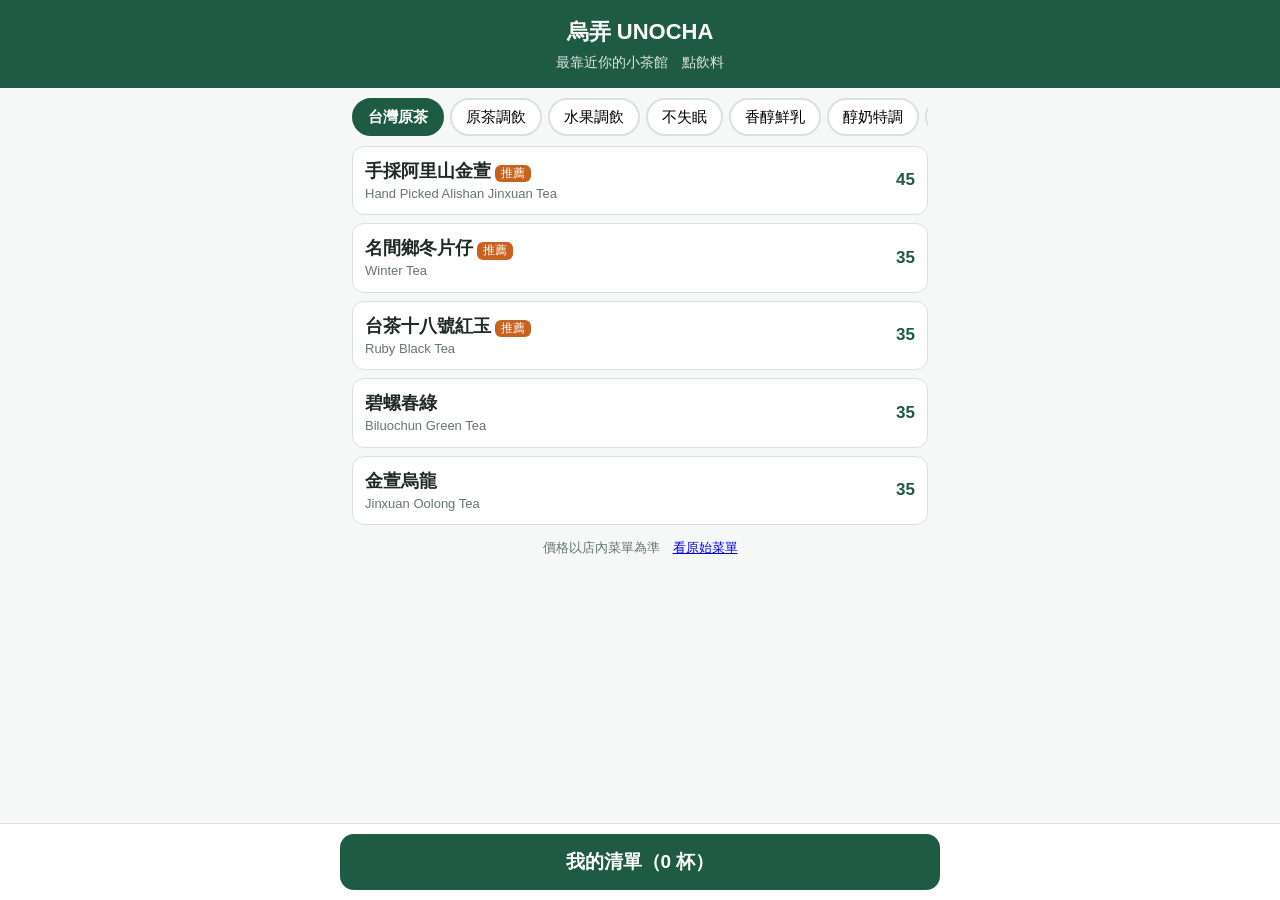
<file: unochai/index.html>
<!doctype html>
<html lang="zh-Hant">
<head>
<meta charset="utf-8">
<meta name="viewport" content="width=device-width, initial-scale=1">
<title>烏弄 UNOCHA 點飲料</title>
<style>
:root{--g:#1f5a45;--o:#c8621e;--ink:#1d2a25;--sub:#66756e;--line:#d8e2dc}
*{box-sizing:border-box}
body{margin:0;background:#f5f8f6;color:var(--ink);font-family:-apple-system,"PingFang TC","Noto Sans TC","Microsoft JhengHei",sans-serif;font-size:17px;line-height:1.45;padding-bottom:110px}
header{background:var(--g);color:#fff;padding:16px;text-align:center}
header h1{margin:0;font-size:22px}header p{margin:4px 0 0;font-size:14px;opacity:.85}
.wrap{max-width:600px;margin:0 auto;padding:0 12px}
.tabs{position:sticky;top:0;z-index:5;background:#f5f8f6;display:flex;gap:6px;overflow-x:auto;padding:10px 0}
.tabs button{flex:none;border:2px solid var(--line);background:#fff;border-radius:20px;padding:6px 14px;font:inherit;font-size:15px;cursor:pointer}
.tabs button.on{background:var(--g);border-color:var(--g);color:#fff;font-weight:700}
.item{background:#fff;border:1px solid var(--line);border-radius:12px;padding:11px 12px;margin-bottom:8px;display:flex;align-items:center;gap:8px;cursor:pointer}
.item .nm{flex:1}.item .nm b{font-size:18px}.item .nm small{display:block;color:var(--sub);font-size:13px}
.tag{display:inline-block;font-size:12px;border-radius:6px;padding:0 6px;margin-left:4px;color:#fff;background:var(--o)}
.tag.h{background:#d6452d}
.pr{font-weight:700;color:var(--g);white-space:nowrap}
.mask{position:fixed;inset:0;background:rgba(0,0,0,.5);display:none;align-items:flex-end;justify-content:center;z-index:20}
.sheet{background:#fff;width:100%;max-width:600px;border-radius:18px 18px 0 0;padding:16px;max-height:92vh;overflow:auto}
.sheet h2{margin:0 0 8px;font-size:20px;color:var(--g)}
.sheet h3{margin:12px 0 6px;font-size:15px;color:var(--sub)}
.opts{display:flex;flex-wrap:wrap;gap:8px}
.opts button{border:2px solid var(--line);background:#fff;border-radius:10px;padding:8px 14px;font:inherit;font-size:16px;cursor:pointer}
.opts button.on{background:var(--g);border-color:var(--g);color:#fff;font-weight:700}
.opts button:disabled{opacity:.35}
.fix{font-size:14px;color:var(--o)}
.act{display:flex;gap:10px;margin-top:16px}
.act button{flex:1;border:0;border-radius:12px;padding:13px;font:inherit;font-size:18px;font-weight:700;cursor:pointer}
.b1{background:#e6ebe8;color:var(--ink)}.b2{background:var(--o);color:#fff}
.bar{position:fixed;left:0;right:0;bottom:0;background:#fff;border-top:1px solid var(--line);padding:10px 14px calc(10px + env(safe-area-inset-bottom));z-index:10}
.bar button{display:block;width:100%;max-width:600px;margin:0 auto;border:0;border-radius:14px;background:var(--g);color:#fff;font:inherit;font-size:19px;font-weight:700;padding:14px;cursor:pointer}
.cl{display:flex;align-items:center;gap:8px;padding:9px 0;border-bottom:1px solid #eef2ef}
.cl .t{flex:1}.cl .t small{display:block;color:var(--sub);font-size:14px}
.cl .x{border:0;background:none;color:#d6452d;font-size:15px;cursor:pointer}
.tot{font-size:20px;font-weight:700;text-align:right;margin-top:10px}
textarea{width:100%;height:130px;font:inherit;font-size:15px;border:2px solid var(--line);border-radius:10px;padding:8px;margin-top:10px}
.note{font-size:13px;color:var(--sub);text-align:center;margin:14px 0}
</style>
</head>
<body>
<header><h1>烏弄 UNOCHA</h1><p>最靠近你的小茶館　點飲料</p></header>
<div class="wrap">
  <div class="tabs" id="tabs"></div>
  <div id="list"></div>
  <p class="note">價格以店內菜單為準　<a href="menu.jpg" target="_blank">看原始菜單</a></p>
</div>
<div class="bar"><button id="cartBtn">我的清單（0 杯）</button></div>
<div class="mask" id="m1"><div class="sheet" id="s1"></div></div>
<div class="mask" id="m2"><div class="sheet" id="s2"></div></div>

<script>
// [品名, 英文, 價格(單一=大杯 或 [中,大]), 特色]  h=可做熱飲 f=固定甜 fi=固定甜冰 r=推薦
var MENU=[
{g:'台灣原茶',items:[
['手採阿里山金萱','Hand Picked Alishan Jinxuan Tea',45,'hr'],
['名間鄉冬片仔','Winter Tea',35,'hr'],
['台茶十八號紅玉','Ruby Black Tea',35,'hr'],
['碧螺春綠','Biluochun Green Tea',35,'h'],
['金萱烏龍','Jinxuan Oolong Tea',35,'h']]},
{g:'原茶調飲',items:[
['冬露冬片仔','Winter Tea + Wintermelon',45,'hf'],
['杏仁凍冬片仔','Winter Tea with Almond Jelly',50,'r'],
['春枝梅綠','Biluochun Green Tea with Plum',50,'h'],
['養樂多綠茶','Biluochun Green Tea + Yakult',55,'']]},
{g:'水果調飲',items:[
['檸檬冬片仔','Winter Tea + Lemon',55,'hr'],
['檸檬梅綠','Green Tea + Lemon & Plum',55,'h'],
['蔗是冬片','Winter Tea + Sugarcane Juice',70,'r'],
['蔗是檸檬綠','Green Tea + Sugarcane & Lemon',80,''],
['蜜魯','Jinxuan Oolong + Peach Juice',60,'fir'],
['蜜桃果粒紅玉','Ruby Black Tea + Peach Pulp',70,'fir'],
['柚香金萱','Grapefruit Juice + Jinxuan Oolong',60,'r'],
['柚粒金萱','Grapefruit Pulp + Jinxuan Oolong',75,''],
['鮮橙冬片','Orange Juice + Winter Tea',60,'r']]},
{g:'不失眠',items:[
['不苦蕎麥茶','Buckwheat Tea',45,'hr'],
['蕎麥冬露','Buckwheat + Wintermelon',55,'hf'],
['不苦蕎麥鮮奶','Buckwheat Tea + Fresh Milk',65,'hr'],
['黃金菊花茶','Chrysanthemum Tea',50,'hr'],
['菊花冬露','Chrysanthemum + Wintermelon',60,'hf'],
['抱抱冬瓜露','Wintermelon Drink',35,'hf'],
['檸檬冬露','Wintermelon + Lemon',55,'hf'],
['甘蔗冬露','Wintermelon + Sugarcane',75,'fr'],
['黑糖鮮奶珍珠','Brown Sugar Pearl Milk',[65,85],'hf']]},
{g:'香醇鮮乳',items:[
['玉霞紅茶拿鐵','Ruby Black Tea Latte',[50,65],'hr'],
['金萱烏龍拿鐵','Jinxuan Oolong Tea Latte',[50,65],'hr'],
['珍珠紅茶拿鐵','Ruby Black Tea Latte + Pearl',[50,65],'h'],
['杏仁凍紅茶拿鐵','Ruby Latte + Almond Jelly',[55,70],'r'],
['金糖粿紅茶拿鐵','Ruby Latte + Golden Sugar Jelly Cake',[55,70],'r']]},
{g:'醇奶特調',items:[
['玉霞醇奶茶','Ruby Black Milk Tea',[40,55],'hr'],
['珍珠醇奶茶','Ruby Black Milk Tea + Pearl',[40,55],'h'],
['杏仁凍醇奶茶','Ruby Milk Tea + Almond Jelly',[45,60],''],
['金糖粿醇奶茶','Ruby Milk Tea + Golden Sugar Jelly Cake',[45,60],'r']]},
{g:'朵朵與可可',items:[
['金萱烏龍朵朵','Jinxuan Oolong + Cheese Foam',60,'hr'],
['紅玉朵朵','Ruby Black Tea + Cheese Foam',60,'hr'],
['可可脆片莎莎','Cocoa Cereal Smoothie（冰沙）',110,'fi'],
['可可脆片朵朵','Cocoa Cereal Smoothie + Cheese Foam',120,'fir'],
['大人的可可拿鐵','Brown Sugar Mixed Cocoa Latte',[75,90],'hfr']]}
];
var ADD=[['珍珠',10],['椰果',10],['珍椰',10],['杏仁凍',15],['金糖粿',15],['寒天',15],['蜜桃果粒',15],['珍珠糖粿',15],['朵朵奶蓋',25]];
var SUGAR=['全糖','7分糖','5分糖','3分糖','1分糖','無糖'], ICE=['正常冰','少冰','微冰','去冰'];
var cart=[], cur=null, tab=0;
function $(i){return document.getElementById(i);}
function sizes(it){return Array.isArray(it[2])?[['M',it[2][0]],['L',it[2][1]]]:[['L',it[2]]];}
function priceTxt(it){return Array.isArray(it[2])?it[2][0]+'/'+it[2][1]:it[2];}
function has(it,c){return it[3].indexOf(c)>=0;}

function drawTabs(){
  $('tabs').innerHTML='';
  MENU.forEach(function(m,i){var b=document.createElement('button');b.textContent=m.g;b.className=i===tab?'on':'';b.onclick=function(){tab=i;drawTabs();drawList();};$('tabs').appendChild(b);});
}
function drawList(){
  var L=$('list');L.innerHTML='';
  MENU[tab].items.forEach(function(it){
    var d=document.createElement('div');d.className='item';
    d.innerHTML='<div class="nm"><b>'+it[0]+'</b>'+(has(it,'r')?'<span class="tag">推薦</span>':'')+'<small>'+it[1]+'</small></div><div class="pr">'+priceTxt(it)+'</div>';
    d.onclick=function(){openPick(it);};L.appendChild(d);
  });
}
function openPick(it){
  var sz=sizes(it);
  cur={it:it,size:sz[sz.length-1][0],hot:false,sugar:has(it,'f')?'固定':'全糖',ice:has(it,'fi')?'固定':'正常冰',add:[]};
  renderPick();$('m1').style.display='flex';
}
function calc(){
  var p=0;sizes(cur.it).forEach(function(s){if(s[0]===cur.size)p=s[1];});
  cur.add.forEach(function(a){ADD.forEach(function(x){if(x[0]===a)p+=x[1];});});
  return p;
}
function btn(k,v,label,on,dis){return '<button '+(dis?'disabled ':'')+'data-k="'+k+'" data-v="'+v+'" class="'+(on?'on':'')+'">'+label+'</button>';}
function renderPick(){
  var it=cur.it,sz=sizes(it),fixS=has(it,'f'),fixI=has(it,'fi');
  var h='<h2>'+it[0]+'</h2><h3>杯型</h3><div class="opts">';
  if(sz.length>1)h+=sz.map(function(s){return btn('size',s[0],(s[0]==='M'?'中杯':'大杯')+' $'+s[1],cur.size===s[0]);}).join('');
  else h+='<button class="on">大杯 $'+sz[0][1]+'</button>';
  h+='</div>';
  h+='<h3>甜度</h3>';
  h+=fixS?'<div class="fix">這杯是固定甜度</div>':'<div class="opts">'+SUGAR.map(function(s){return btn('sugar',s,s,cur.sugar===s);}).join('')+'</div>';
  h+='<h3>溫度</h3>';
  if(fixI)h+='<div class="fix">這杯固定冰量</div>';
  else h+='<div class="opts">'+ICE.map(function(s){return btn('ice',s,s,cur.ice===s);}).join('')+'</div>';
  if(!fixI)h+='<h3>加料（可複選）</h3><div class="opts">'+ADD.map(function(a){return btn('add',a[0],a[0]+' +'+a[1],cur.add.indexOf(a[0])>=0);}).join('')+'</div>';
  h+='<div class="tot">'+calc()+' 元</div><div class="act"><button class="b1" id="pc">取消</button><button class="b2" id="pa">加入清單</button></div>';
  $('s1').innerHTML=h;
  [].forEach.call($('s1').querySelectorAll('[data-k]'),function(b){b.onclick=function(){
    var k=b.dataset.k,v=b.dataset.v;
    if(k==='add'){var i=cur.add.indexOf(v);if(i>=0)cur.add.splice(i,1);else cur.add.push(v);}
    else cur[k]=v;
    renderPick();};});
  $('pc').onclick=function(){$('m1').style.display='none';};
  $('pa').onclick=function(){
    cart.push({name:cur.it[0],size:cur.size,hot:false,sugar:cur.sugar,ice:cur.ice,add:cur.add.slice(),price:calc()});
    $('m1').style.display='none';upd();};
}
function detail(o){
  var d=[o.sugar,o.ice].filter(function(x){return x&&x!=='固定';});
  return (o.size==='M'?'中杯':'大杯')+(d.length?'　'+d.join('/'):'')+(o.add.length?'　加'+o.add.join('、'):'');
}
function total(){return cart.reduce(function(a,b){return a+b.price;},0);}
function upd(){$('cartBtn').textContent='我的清單（'+cart.length+' 杯）'+(cart.length?'　'+total()+' 元':'');}
$('cartBtn').onclick=function(){renderCart();$('m2').style.display='flex';};
function renderCart(){
  var h='<h2>我的清單</h2>';
  if(!cart.length)h+='<p>還沒有選飲料</p>';
  cart.forEach(function(o,i){h+='<div class="cl"><div class="t">'+o.name+'<small>'+detail(o)+'</small></div><b>$'+o.price+'</b><button class="x" data-i="'+i+'">刪除</button></div>';});
  h+='<div class="tot">共 '+cart.length+' 杯　'+total()+' 元</div>';
  if(cart.length){
    var txt=cart.map(function(o,i){return (i+1)+'. '+o.name+'　'+detail(o).replace(/　/g,' ')+' $'+o.price;}).join('\n')+'\n共 '+cart.length+' 杯 '+total()+' 元';
    h+='<textarea id="tx" readonly></textarea>';
    $('s2').innerHTML=h;$('tx').value=txt;
  }else $('s2').innerHTML=h;
  $('s2').insertAdjacentHTML('beforeend','<div class="act"><button class="b1" id="cc">繼續點</button>'+(cart.length?'<button class="b2" id="cp">複製清單</button>':'')+'</div>');
  [].forEach.call($('s2').querySelectorAll('.x'),function(b){b.onclick=function(){cart.splice(+b.dataset.i,1);upd();renderCart();};});
  $('cc').onclick=function(){$('m2').style.display='none';};
  if($('cp'))$('cp').onclick=function(){var t=$('tx');t.select();try{navigator.clipboard.writeText(t.value);}catch(e){document.execCommand('copy');}$('cp').textContent='已複製 ✓';};
}
[$('m1'),$('m2')].forEach(function(m){m.onclick=function(e){if(e.target===m)m.style.display='none';};});
drawTabs();drawList();
</script>
</body>
</html>
</file>
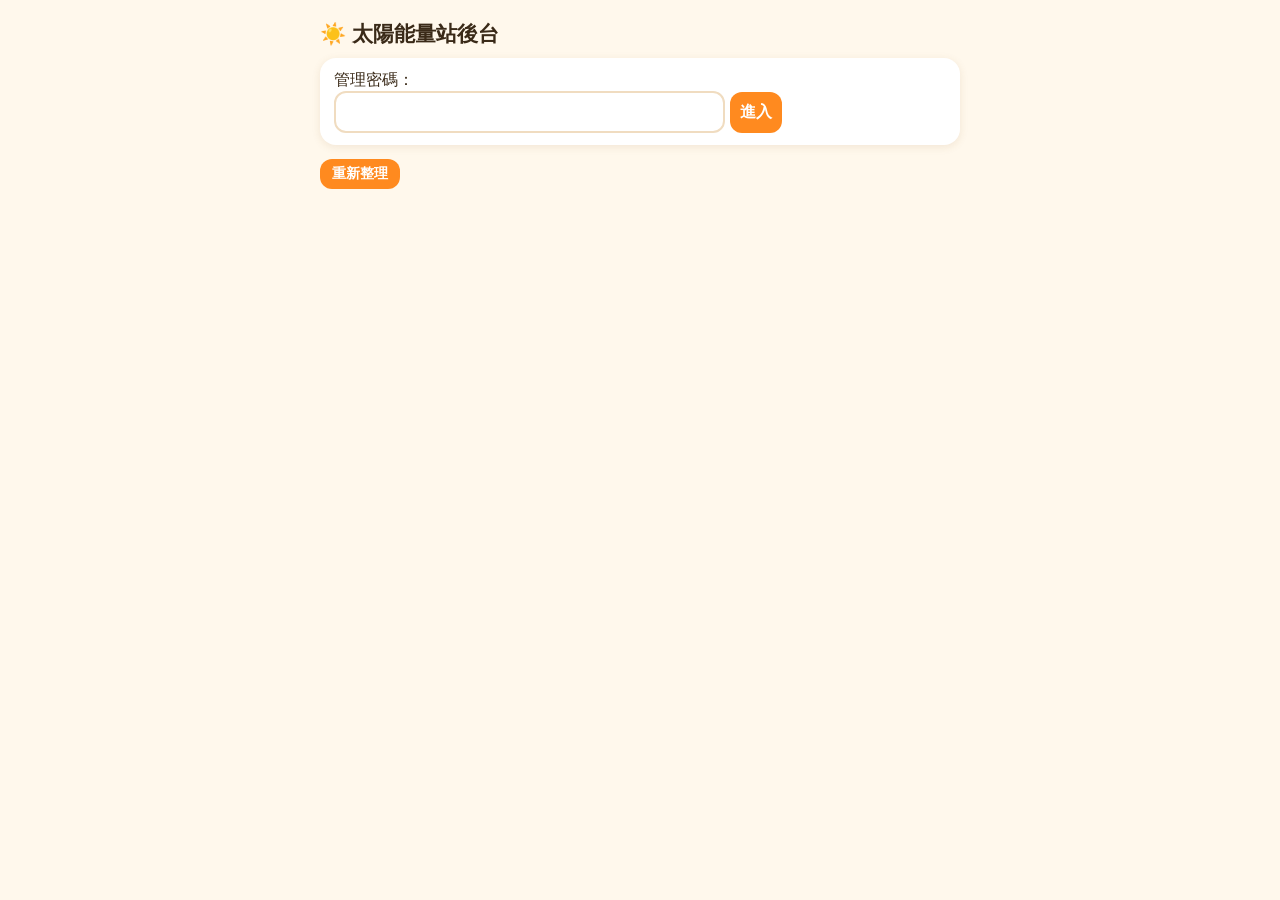
<file: solar/admin/index.html>
<!DOCTYPE html>
<html lang="zh-Hant"><head><meta charset="utf-8">
<meta name="viewport" content="width=device-width,initial-scale=1">
<meta name="robots" content="noindex">
<title>太陽能量站後台</title>
<link rel="apple-touch-icon" href="icon.png">
<link rel="icon" href="icon.png">
<meta name="apple-mobile-web-app-title" content="能量站後台">
<meta name="apple-mobile-web-app-capable" content="yes">
<style>
body{margin:0;background:#fff8ec;color:#3a2a18;font-family:"PingFang TC","Noto Sans TC","Microsoft JhengHei",sans-serif;font-size:16px}
main{max-width:640px;margin:0 auto;padding:12px 12px 60px}
h1{font-size:21px;margin:8px 0}
.card{background:#fff;border-radius:16px;padding:12px 14px;margin:10px 0;box-shadow:0 2px 8px rgba(150,100,40,.12)}
.bar{height:12px;border-radius:99px;background:#f3e6cf;overflow:hidden;margin:4px 0 8px}.bar i{display:block;height:100%;background:#ff8a1f}
.u{display:flex;justify-content:space-between;font-weight:700}.u small{color:#8a6d4b;font-weight:400}
table{width:100%;border-collapse:collapse;font-size:15px}th,td{padding:7px 4px;text-align:center;border-bottom:1px solid #f0dcc0}
th{color:#8a6d4b;font-size:13px}td:first-child,th:first-child{text-align:left}
tr.z td{color:#bbb}.hot td:nth-child(2){color:#c26a1e;font-weight:900}
input,button{font:inherit;padding:10px;border-radius:12px;border:2px solid #f0dcc0}button{background:#ff8a1f;color:#fff;border:0;font-weight:900}
td.low{color:#e06a00;font-weight:900}
.muted{color:#8a6d4b;font-size:14px}
</style></head><body><main>
<h1>☀️ 太陽能量站後台</h1>
<div id="login" class="card" hidden>管理密碼：<br><input id="k" type="password" inputmode="numeric" style="width:60%"> <button id="go">進入</button></div>
<div id="app"></div>
<p class="muted"><button id="rf" style="padding:6px 12px">重新整理</button> <span id="t"></span></p>
</main>
<script>
const EP="https://script.google.com/macros/s/AKfycbxqTm68WptgnmqFOVAXV9A9ZdImKRSV5dcQ7Mx1F2Hfi0SZnrLcRy2hktT5hQQTSgD6LQ/exec";
const $=i=>document.getElementById(i),ls={g:k=>{try{return localStorage.getItem(k)}catch(e){return null}},s:(k,v)=>{try{localStorage.setItem(k,v)}catch(e){}}};
const esc=s=>String(s).replace(/[&<>]/g,c=>({"&":"&amp;","<":"&lt;",">":"&gt;"}[c]));
async function load(){
  const key=ls.g("sol_admin_key");if(!key){$("login").hidden=false;return;}
  $("app").innerHTML='<p class="muted">載入中…</p>';
  let j;try{j=await (await fetch(EP+"?mode=admin&key="+encodeURIComponent(key))).json();}catch(e){$("app").innerHTML="<p>連線失敗，請再按重新整理。</p>";return;}
  if(!j.ok){ls.s("sol_admin_key","");$("login").hidden=false;$("app").innerHTML="<p>密碼不對，請重新輸入。</p>";return;}
  $("login").hidden=true;
  const ev=j.event||{};
  let h='<div class="card"><b>全班階段 '+j.done+' / 6</b>'+(ev.name?'<div class="muted">本週事件：'+esc(ev.name)+(ev.target?'　'+ev.got+' / '+ev.target:'')+'</div>':'')+'</div><div class="card">';
  j.units.forEach(u=>{const t=u.lit?u.gold:u.light,p=Math.min(100,Math.round(u.energy*100/t));
    h+='<div class="u"><span>'+esc(u.name)+(u.open?'':' <small>（未開放）</small>')+'</span><span>'+u.energy+' / '+t+'</span></div><div class="bar"><i style="width:'+p+'%"></i></div>';});
  h+='</div><div class="card"><table><tr><th>姓名</th><th>能量</th><th>答對</th><th>答錯</th><th>準確率</th><th>天數</th><th>魔王</th><th>練功</th><th>最近</th></tr>';
  j.kids.forEach(k=>{const z=!k.right&&!k.wrong,n=(k.right||0)+(k.wrong||0),acc=n?Math.round(k.right*100/n):-1;
    h+='<tr class="'+(z?'z':'')+(k.prize||(j.prizeNeed&&k.blocks>=j.prizeNeed)?' hot':'')+'"><td>'+esc(k.name)+'</td><td>'+k.blocks+'</td><td>'+k.right+'</td><td>'+k.wrong+'</td><td'+(acc>=0&&acc<60?' class="low"':'')+'>'+(acc<0?'-':acc+'%')+'</td><td>'+k.days+'</td><td>'+k.boss+'</td><td>'+(k.practice||0)+'</td><td>'+(k.last?k.last.slice(5):"-")+'</td></tr>';});
  h+='</table></div>'+(j.prizeNeed?'<p class="muted">個人獎：'+esc(j.prize||"")+'（累積 '+j.prizeNeed+' 塊）</p>':'');
  h+='<div class="card"><b>🙋 孩子說「還是不會」的題目</b>'+(j.flags&&j.flags.length?j.flags.map(f=>'<div style="border-top:1px solid #f0dcc0;margin-top:8px;padding-top:6px"><div class="muted">'+esc(f.u)+'　'+f.names.length+' 人：'+esc(f.names.join("、"))+'　'+esc(f.last.slice(5))+'</div><div>'+esc(f.q)+'</div><div class="muted">'+esc(f.id)+'</div></div>').join(""):'<div class="muted">目前沒有</div>')+'</div>';
  $("app").innerHTML=h;$("t").textContent="更新："+new Date().toLocaleTimeString("zh-TW",{hour:"2-digit",minute:"2-digit"});
}
$("go").onclick=()=>{const v=$("k").value.trim();if(v){ls.s("sol_admin_key",v);load();}};
$("rf").onclick=load;load();
</script></body></html>
</file>
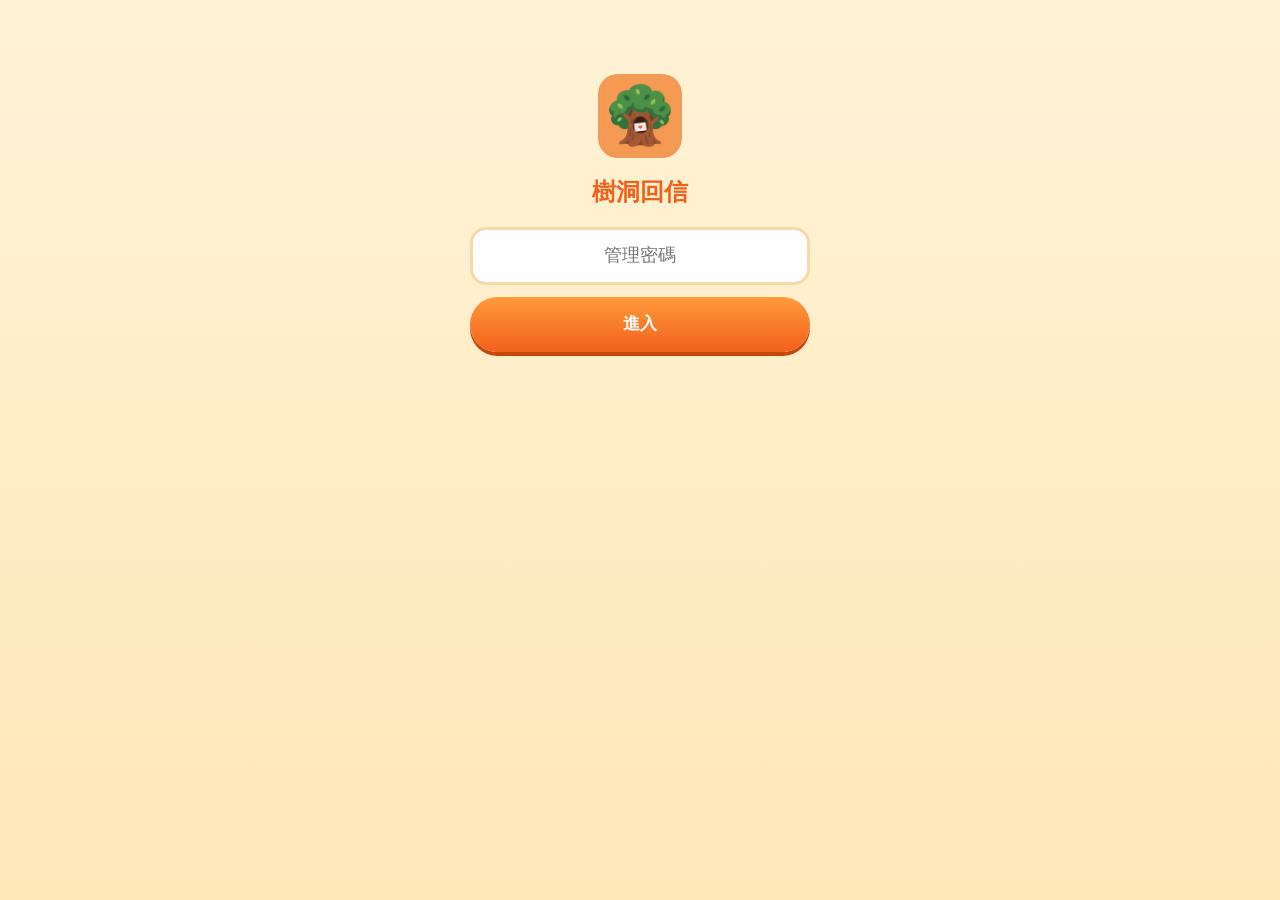
<file: reply.html>
<!DOCTYPE html>
<html lang="zh-Hant">
<head>
<meta charset="UTF-8">
<meta name="viewport" content="width=device-width, initial-scale=1.0, viewport-fit=cover">
<title>樹洞回信｜SUNNY</title>
<meta name="apple-mobile-web-app-title" content="樹洞回信">
<link rel="apple-touch-icon" href="tree-icon.png">
<link rel="preconnect" href="https://fonts.googleapis.com">
<link rel="preconnect" href="https://fonts.gstatic.com" crossorigin>
<link href="https://fonts.googleapis.com/css2?family=Baloo+2:wght@600;700;800&display=swap" rel="stylesheet">
<style>
  /* 2026-10-31 改版：浩克先擬草稿、同一個孩子合成一張、孩子近況、說不懂的題目有沒有影片；圖示用阿居畫的（th/*.png） */
  :root{
    --sun:#FF9A3C; --sun-deep:#F2611B; --ink:#3B2A1A; --ink-soft:#8A7355; --line:#F6D9A8; --warn:#E5484D;
    --font:"Baloo 2",-apple-system,BlinkMacSystemFont,"PingFang TC","Heiti TC","Microsoft JhengHei",sans-serif;
  }
  *{margin:0;padding:0;box-sizing:border-box;-webkit-tap-highlight-color:transparent;}
  body{font-family:var(--font);color:var(--ink);background:linear-gradient(180deg,#FFF3D6,#FFE7B8);
    padding:calc(14px + env(safe-area-inset-top)) 14px calc(28px + env(safe-area-inset-bottom));min-height:100vh;}
  .wrap{max-width:560px;margin:0 auto;}
  [hidden]{display:none!important;}

  .head{display:flex;align-items:center;gap:10px;margin-bottom:10px;}
  .head img{width:54px;height:54px;border-radius:14px;box-shadow:0 3px 8px rgba(0,0,0,.15);}
  .title{font-weight:900;font-size:24px;color:var(--sun-deep);}
  .count{font-size:15px;font-weight:800;color:var(--ink-soft);}
  .count b{color:var(--sun-deep);font-size:19px;}
  .remind{background:#fff;border:2px dashed var(--line);border-radius:16px;padding:9px 12px;font-size:14px;font-weight:700;line-height:1.55;margin-bottom:10px;color:#6B5030;}
  .bar{display:flex;gap:8px;margin-bottom:12px;}
  .bar button{flex:1;border:2px solid var(--line);background:#fff;color:#6B5030;border-radius:999px;padding:9px;font-family:var(--font);font-weight:800;font-size:15px;cursor:pointer;}
  .bar button.on{background:#FFE7C2;border-color:var(--sun);color:#B83F0E;}

  .card{background:#fff;border-radius:22px;padding:14px;margin-bottom:14px;box-shadow:0 6px 18px rgba(180,120,60,.14);border:3px solid transparent;}
  .card.alert{border-color:var(--warn);background:#FFF7F6;}
  .card.done{opacity:.75;}
  .who{display:flex;align-items:center;gap:8px;flex-wrap:wrap;}
  .who .nm{font-size:22px;font-weight:900;}
  .tag{font-size:13px;font-weight:800;border-radius:999px;padding:2px 10px;background:#FFF0DC;color:#B0702C;}
  .tag.red{background:var(--warn);color:#fff;}
  .tag.ok{background:#E4F6E1;color:#2F7A3A;}
  .ctx{display:flex;gap:12px;flex-wrap:wrap;margin-top:6px;font-size:14px;font-weight:800;color:#6B5030;}
  .ctx span{display:inline-flex;align-items:center;gap:3px;}
  .ctx img{width:24px;height:24px;}
  .ctx em{font-style:normal;color:var(--sun-deep);font-size:16px;}
  .ctx .none{color:#A99476;font-weight:700;}

  .msg{background:#FFFBF2;border-radius:16px;padding:10px 12px;margin-top:10px;}
  .msg .when{font-size:13px;font-weight:800;color:var(--ink-soft);}
  .msg .said{font-size:16px;font-weight:700;line-height:1.6;margin-top:3px;white-space:pre-wrap;word-break:break-word;}
  .msg .typed{display:block;margin-top:4px;font-size:17px;font-weight:800;color:#3B2A1A;}
  .msg .ask{display:block;margin-top:6px;color:#2B5FA8;font-weight:800;}
  .vids{display:flex;flex-direction:column;gap:6px;margin-top:8px;}
  .vhit{display:flex;align-items:center;gap:8px;border:2px solid #BFE0FF;background:#E9F4FF;border-radius:14px;padding:6px 10px 6px 6px;
    font-family:var(--font);font-size:14.5px;font-weight:800;color:#2B5FA8;text-align:left;cursor:pointer;}
  .vhit img{width:30px;height:30px;flex:none;}
  .vhit small{display:block;font-size:12.5px;font-weight:700;color:#5A7BA8;}
  .vhit.added{background:#E4F6E1;border-color:#9FD49A;color:#2F7A3A;}
  .vmiss{font-size:13.5px;font-weight:700;color:#A06A2A;background:#FFF3D6;border-radius:12px;padding:6px 10px;}
  .reply{background:#EEF6FF;border-radius:14px;padding:9px 12px;margin-top:10px;font-size:16px;font-weight:700;color:#2B4F7A;white-space:pre-wrap;}
  .reply small{display:block;font-size:12.5px;color:#6A8DBF;margin-bottom:2px;}

  .draftlbl{display:flex;align-items:center;gap:6px;margin-top:12px;font-size:13.5px;font-weight:800;color:#2F7A3A;}
  .draftlbl img{width:28px;height:28px;}
  .vers{display:flex;gap:8px;margin-top:8px;}
  .ver{flex:1;border:2.5px solid #CFE8CB;background:#fff;color:#2F7A3A;border-radius:999px;padding:8px;font-family:var(--font);font-weight:900;font-size:16px;cursor:pointer;}
  .ver.blank{flex:.9;border-color:#E3D3B8;color:#8A7355;}
  .ver.blank.on{background:#8A7355;border-color:#8A7355;color:#fff;box-shadow:0 3px 0 #5E4B33;}
  .ver.on{background:#2F9E44;border-color:#2F9E44;color:#fff;box-shadow:0 3px 0 #217A33;}
  textarea{width:100%;border:3px solid var(--line);border-radius:16px;padding:11px 13px;margin-top:6px;resize:vertical;min-height:110px;
    font-family:var(--font);font-size:17px;line-height:1.55;color:var(--ink);background:#FFFDF8;}
  textarea.drafted{border-color:#9FD49A;background:#F6FCF5;}
  textarea:focus{outline:none;border-color:var(--sun);}
  .row{display:flex;justify-content:flex-end;margin-top:8px;}
  .btn{display:inline-flex;align-items:center;gap:6px;border:none;border-radius:999px;padding:11px 22px 11px 14px;font-family:var(--font);font-weight:900;font-size:17px;
    color:#fff;background:linear-gradient(#FF9A3C,#F2611B);box-shadow:0 4px 0 #C9480E;cursor:pointer;}
  .btn img{width:30px;height:30px;margin:-6px 0;}
  .btn:active{transform:translateY(3px);box-shadow:0 1px 0 #C9480E;}
  .btn:disabled{opacity:.6;}
  .note{text-align:center;font-size:15px;font-weight:800;color:var(--ink-soft);margin:18px 0;}
  .err{color:var(--warn);}
  #gate{max-width:340px;margin:60px auto;text-align:center;}
  #gate img{width:84px;height:84px;border-radius:20px;}
  #gate input{width:100%;border:3px solid var(--line);border-radius:16px;padding:12px 14px;margin-top:14px;font-family:var(--font);font-size:18px;text-align:center;background:#fff;}
  #gate .btn{width:100%;justify-content:center;margin-top:12px;padding:14px;}
  .phs{display:flex;gap:8px;flex-wrap:wrap;margin-top:8px}
  .ph{display:block;max-width:100%;border-radius:12px;border:2px solid #E9D8BB;cursor:zoom-in}
  .phwait{font-size:14px;color:#9a8a7a;padding:10px;border:2px dashed #E9D8BB;border-radius:12px}
  .phbig{position:fixed;inset:0;background:rgba(0,0,0,.88);z-index:99;display:flex;align-items:center;justify-content:center;padding:10px}
  .phbig img{max-width:100%;max-height:100%}
</style>
</head>
<body>
<div class="wrap">
  <div id="gate">
    <img src="tree-icon.png" alt="">
    <div class="title" style="margin-top:8px">樹洞回信</div>
    <input id="pw" type="password" inputmode="numeric" placeholder="管理密碼" autocomplete="off">
    <button class="btn" id="enter">進入</button>
    <div class="note err" id="gateMsg"></div>
  </div>

  <div id="app" hidden>
    <div class="head"><img src="tree-icon.png" alt=""><div><div class="title">樹洞回信</div><div class="count" id="count"></div></div></div>
    <div class="remind">孩子多半用家長的手機，回信請寫<b>家長看到也沒關係</b>的話。需要私下講的，當面跟孩子談或直接聯絡家長。</div>
    <div class="bar">
      <button id="tabTodo" class="on">還沒回</button>
      <button id="tabAll">全部（14 天）</button>
      <button id="refresh">重新整理</button>
    </div>
    <div id="list"></div>
    <div class="note" id="listMsg"></div>
  </div>
</div>

<script>
/* Apps Script 網址（跟 whisper.html 同一個） */
const ENDPOINT = "https://script.google.com/macros/s/AKfycbxzTq_cMJsTW5a-FTGWnJFwQ6-QNeiKc5Ihus3uwhv9qC_NI0SKqoZN_LK8U_M3XoH-/exec";
/* ⚠ 管理密碼不放在這裡（網頁是公開的）。密碼存在 Apps Script，由它驗證。 */

const $=id=>document.getElementById(id);
const lsGet=k=>{try{return localStorage.getItem(k);}catch(e){return null;}};
const lsSet=(k,v)=>{try{localStorage.setItem(k,v);}catch(e){}};
const esc=s=>String(s==null?"":s).replace(/[&<>"]/g,c=>({"&":"&amp;","<":"&lt;",">":"&gt;",'"':"&quot;"}[c]));
const clean=s=>String(s==null?"":s).replace(/^'/,"").trim();
const when=iso=>{const d=new Date(iso);const w="日一二三四五六"[d.getDay()];
  return `${d.getMonth()+1}/${d.getDate()}（${w}）${String(d.getHours()).padStart(2,"0")}:${String(d.getMinutes()).padStart(2,"0")}`;};
const md=iso=>{const d=new Date(iso);return `${d.getMonth()+1}/${d.getDate()}`;};

let KEY=lsGet("wh_admin")||"", rows=[], VIDEOS=[], CTX={}, onlyTodo=true;
const DRAFTING={};   // 改到一半的回信先記著（重新整理清單時不會不見）

async function api(q){
  const r=await fetch(ENDPOINT+"?mode=admin&key="+encodeURIComponent(KEY)+(q||""));
  return await r.json();
}
async function sendReply(row,text,src){
  text=String(text||"").replace(/(?:\s*\n[ \t　]*SUNNY[ \t　]*){2,}\s*$/i,"\n\n                   SUNNY");   // 2026-11-07：SUNNY 自己打了署名、草稿的署名還在 → 只留一個
  const r=await fetch(ENDPOINT,{method:"POST",headers:{"Content-Type":"text/plain;charset=utf-8"},
    body:JSON.stringify({mode:"reply",key:KEY,row,text,src:src||""})});
  return await r.json();
}
function take(j){ rows=j.rows||[]; VIDEOS=j.videos||[]; CTX=j.ctx||{}; }

/* ---------- 密碼關卡 ---------- */
$("enter").onclick=async()=>{
  KEY=$("pw").value.trim()||KEY;
  if(!KEY){ $("gateMsg").textContent="請輸入密碼"; return; }
  $("enter").disabled=true; $("gateMsg").textContent="確認中…";
  try{
    const j=await api("");
    if(!j||!j.ok){ $("gateMsg").textContent="密碼不對喔"; $("enter").disabled=false; return; }
    lsSet("wh_admin",KEY); take(j);
    $("gate").hidden=true; $("app").hidden=false; render();
  }catch(e){ $("gateMsg").textContent="連不上，檢查一下網路"; $("enter").disabled=false; }
};
$("pw").addEventListener("keydown",e=>{ if(e.key==="Enter") $("enter").click(); });

/* ---------- 孩子說了什麼 ---------- */
// 考卷照片：存在寵物蛋後端，用同一組管理密碼讀
const PHOTO_EP="https://script.google.com/macros/s/AKfycbxSHBtA4ROD4VT6JHD89K68ZCq-l8QAbAjMa8n4LCacEurO1hWzhrPn80TuTGGLz1fM/exec";
const PH_RE=/［考卷照片(第\d+題)?\s*(P[0-9A-Z]+)］/g;
const PH_CACHE={};
function photosOf(r){ return [...String(r["打字內容"]||"").matchAll(PH_RE)].map(m=>({id:m[2],q:m[1]||""})); }
async function loadPhoto(el,id){
  try{
    if(!PH_CACHE[id]){ const j=await (await fetch(PHOTO_EP+"?mode=photo&key="+encodeURIComponent(KEY)+"&id="+encodeURIComponent(id))).json(); if(!j.ok) throw 0; PH_CACHE[id]=j.data; }
    const im=document.createElement("img"); im.className="ph"; im.src=PH_CACHE[id];
    im.onclick=()=>{ const b=document.createElement("div"); b.className="phbig"; b.innerHTML=`<img src="${PH_CACHE[id]}">`; b.onclick=()=>b.remove(); document.body.appendChild(b); };
    el.replaceWith(im);
  }catch(e){ el.textContent="照片讀不到（"+id+"）"; }
}
const askText=r=>clean(r["第幾頁題"]||r["聽不懂"]).replace(/考卷p0#0/g,"考卷照片").replace(/考卷p0#(\d+)/g,"考卷照片第$1題");
function saidHTML(r){
  const p=[];
  if(r["悄悄話"]) p.push(esc(clean(r["悄悄話"])));
  if(r["星星"]) p.push("★".repeat(+r["星星"]));
  const txt=String(r["打字內容"]||"").replace(PH_RE,"").replace(/^'/,"").trim();
  let h=p.join("　");
  if(r["聽不懂"]) h+=`<span class="ask">有地方沒聽懂：${esc(askText(r))}${r["想再講解"]?"（想請 SUNNY 再講解）":""}</span>`;
  if(txt) h+=`<span class="typed">「${esc(txt)}」</span>`;
  return h||"（只按了送出）";
}

/* ---------- 孩子說不懂的題目，影片教室有沒有影片 ---------- */
const GRADE={三:3,四:4,五:5,六:6};
const gradeOf=r=>GRADE[(clean(r["班級"]).match(/^([三四五六])年級/)||[])[1]]||0;
function videoHits(r){
  if(!r["聽不懂"]) return [];
  const g=gradeOf(r), items=askText(r).split(/、/).map(s=>s.trim()).filter(Boolean);
  return items.map(it=>{
    const m=/^講義([AB])\s*p(\d+)(?:#(\d+))?/.exec(it);
    if(!m) return {item:it,vids:null};   // 考卷照片、上課內容：沒辦法自動對
    const book="講義"+m[1], page=+m[2], q=+m[3]||0;
    const vids=VIDEOS.filter(v=>v.grade===g).filter(v=>{const x=/^講義([AB])\s*p(\d+)(?:#(\d+))?/.exec(v.q||"");
      return x&&("講義"+x[1])===book&&+x[2]===page&&(!q||!x[3]||+x[3]===q);});
    return {item:it,vids};
  });
}

/* ---------- 清單：同一個孩子還沒回的合成一張 ---------- */
const done=r=>clean(r["SUNNY 回覆"]);
const merged=r=>/^＃併回/.test(done(r));
const kidKey=r=>clean(r["班級代號"])+"|"+clean(r["名字"]).replace(/\s/g,"");
function groups(){
  const out=[], map={};
  rows.slice().sort((a,b)=>new Date(b["收到時間"])-new Date(a["收到時間"])).forEach(r=>{
    if(merged(r)) return;   // 跟別則一起回過了，不另外顯示
    if(done(r)){ if(!onlyTodo) out.push({rs:[r]}); return; }
    // 同班、名字一個包含另一個（「寶儀」和「王寶儀」）也算同一個孩子
    const k=kidKey(r), [c,n]=k.split("|");
    const hit=Object.keys(map).find(x=>{ const [c2,n2]=x.split("|"); return c2===c&&(n2===n||(Math.min(n.length,n2.length)>=2&&(n2.endsWith(n)||n.endsWith(n2)))); });
    if(hit){ map[hit].rs.push(r); return; }
    map[k]={rs:[r]}; out.push(map[k]);
  });
  out.forEach(g=>g.rs.sort((a,b)=>new Date(a["收到時間"])-new Date(b["收到時間"])));
  // 需要關心的排最前面
  return out.sort((a,b)=>(b.rs.some(r=>r["需要關心"])?1:0)-(a.rs.some(r=>r["需要關心"])?1:0));
}
function ctxHTML(rs){
  // 同一個孩子用不同名字看影片（寶儀／王寶儀）→ 加起來
  const ks=[...new Set(rs.map(kidKey))], x={views:0,pass:0};
  const seen=new Set(); ks.forEach(k=>{ const o=CTX[k]; if(o&&!seen.has(o.id||k)){ seen.add(o.id||k); x.views+=o.views||0; x.pass+=o.pass||0; } });   // 後台已把同一個孩子合成一份（id），不重複加
  if(!x.views&&!x.pass) return `<div class="ctx"><span class="none">近 7 天沒有看影片紀錄</span></div>`;
  return `<div class="ctx"><span><img src="th/tv.png" alt="">近 7 天看了 <em>${x.views}</em> 支影片</span>${x.pass?`<span><img src="th/medal.png" alt="">過關 <em>${x.pass}</em> 個小挑戰</span>`:""}</div>`;
}

function render(){
  const list=$("list"); list.innerHTML="";
  $("tabTodo").classList.toggle("on",onlyTodo); $("tabAll").classList.toggle("on",!onlyTodo);
  const todoKids=new Set(rows.filter(r=>!done(r)).map(kidKey)).size;
  $("count").innerHTML=`近 14 天 ${rows.filter(r=>!merged(r)).length} 則・還沒回 <b>${todoKids}</b> 位孩子`;
  const gs=groups();
  $("listMsg").textContent=gs.length?"":"都回完了，辛苦了！";
  gs.forEach(g=>{
    const last=g.rs[g.rs.length-1], isDone=!!done(last), alert=g.rs.find(r=>r["需要關心"]);
    const c=document.createElement("div");
    c.className="card"+(alert?" alert":"")+(isDone?" done":"");
    c.innerHTML=`<div class="who"><span class="nm">${esc(clean(last["名字"]))}</span>
        <span class="tag">${esc(clean(last["班級"])||"班級不明")}</span>
        ${g.rs.length>1?`<span class="tag">${g.rs.length} 則</span>`:""}
        ${alert?`<span class="tag red">需要關心：${esc(alert["需要關心"])}</span>`:""}
        ${isDone?'<span class="tag ok">已回</span>':""}</div>
      ${ctxHTML(g.rs)}
      ${g.rs.map(r=>{
        const hits=videoHits(r), ph=photosOf(r);
        return `<div class="msg"><div class="when">${when(r["收到時間"])}</div><div class="said">${saidHTML(r)}</div>
          ${hits.length?`<div class="vids">${hits.map(h=>h.vids===null?"":h.vids.length
              ?h.vids.map(v=>`<button type="button" class="vhit" data-title="${esc(v.title)}"><img src="th/tv.png" alt=""><span>有影片：${esc(v.title)}<small>點一下，把「去影片教室看」加進回信</small></span></button>`).join("")
              :`<div class="vmiss">${esc(h.item)}：這題還沒有影片</div>`).join("")}</div>`:""}
          ${ph.length?`<div class="phs">${ph.map(p=>isDone?`<div class="phwait">考卷照片${esc(p.q)}（回信後已刪除）</div>`:`<div class="phwait" data-ph="${esc(p.id)}">考卷照片${esc(p.q)} 載入中…</div>`).join("")}</div>`:""}
        </div>`;}).join("")}
      ${isDone?`<div class="reply"><small>SUNNY 回（${md(last["回覆時間"]||last["收到時間"])}）</small>${esc(done(last))}</div>`:""}`;
    // 浩克草稿：兩版（幽默／溫暖鼓勵）存成 JSON，點上面的按鈕切換；舊的只有一版就直接放
    // 第三個「空白（自己寫）」：SUNNY 親手寫的回信，浩克之後拿來學（2026-11-01）
    const raw=clean(last["浩克草稿"]); let vers=null;
    try{ const j=JSON.parse(raw); if(j&&(j.humor||j.warm)) vers=[["幽默版",j.humor||""],["溫暖版",j.warm||""]].filter(v=>v[1]); }catch(e){}
    if(!vers&&raw) vers=[["草稿",raw]];
    if(vers) vers.push(["空白",""]);
    let sel=0;
    const draft=vers?vers[0][1]:"";
    if(!isDone && draft) c.insertAdjacentHTML("beforeend",`<div class="draftlbl"><img src="th/hulkwave.png" alt="">浩克先擬好了，點一下換版本；想自己寫就選「空白」（浩克會學你寫的）</div>
      <div class="vers">${vers.map((v,i)=>`<button type="button" class="ver${i?"":" on"}${v[0]==="空白"?" blank":""}" data-i="${i}">${v[0]==="空白"?"空白（自己寫）":v[0]==="溫暖版"?"溫暖鼓勵版":v[0]}</button>`).join("")}</div>`);
    const ta=document.createElement("textarea");
    ta.placeholder=isDone?"想改回信就在這裡重打":"回一句話給孩子…";
    const key=g.rs.map(r=>r.row).join(",");
    ta.value=DRAFTING[key]!=null?DRAFTING[key]:(!isDone?draft:"");
    if(!isDone&&draft&&ta.value===draft) ta.classList.add("drafted");
    ta.oninput=()=>{ DRAFTING[key]=ta.value; ta.classList.remove("drafted"); };
    c.querySelectorAll(".ver").forEach(b=>b.onclick=()=>{
      sel=+b.dataset.i; ta.value=vers[sel][1]; delete DRAFTING[key]; ta.classList.toggle("drafted",!!ta.value);
      if(!ta.value) ta.focus();
      c.querySelectorAll(".ver").forEach(x=>x.classList.toggle("on",x===b));
      c.querySelectorAll(".vhit.added").forEach(x=>{ x.classList.remove("added"); x.querySelector("small").textContent="點一下，把「去影片教室看」加進回信"; });   // 換版本＝影片那句要重加
    });
    const row2=document.createElement("div"); row2.className="row";
    const btn=document.createElement("button"); btn.className="btn";
    btn.innerHTML=`<img src="th/plane.png" alt="">${isDone?"改成這句":g.rs.length>1?`回信（${g.rs.length} 則一起回）`:"送出回信"}`;
    btn.onclick=async()=>{
      const text=ta.value.trim();
      if(!text){ ta.focus(); return; }
      btn.disabled=true; const h0=btn.innerHTML; btn.textContent="送出中…";
      try{
        // 真正的回信寫在最新那一則；其他幾則標「＃併回」（孩子那邊不會多出好幾封一樣的信）
        // 記下這封用的是哪一版：照草稿送／改過／自己寫（浩克學習用）
        const src=!vers||vers[sel][0]==="空白" ? "自己寫" : text===vers[sel][1].trim() ? vers[sel][0] : "改過"+vers[sel][0];
        const j=await sendReply(last.row,text,isDone?"":src);
        if(!(j&&j.ok)) throw 0;
        last["SUNNY 回覆"]=text; last["回覆時間"]=new Date().toISOString();
        for(const r of g.rs) if(r!==last){
          const m="＃併回 "+md(last["收到時間"])+" 那封";
          const k=await sendReply(r.row,m); if(k&&k.ok){ r["SUNNY 回覆"]=m; r["回覆時間"]=last["回覆時間"]; }
        }
        const ids=g.rs.flatMap(r=>photosOf(r).map(p=>p.id));   // 回信了 → 考卷照片刪掉
        if(ids.length) fetch(PHOTO_EP,{method:"POST",headers:{"Content-Type":"text/plain;charset=utf-8"},body:JSON.stringify({mode:"delPhoto",key:KEY,ids})}).catch(()=>{});
        ids.forEach(id=>delete PH_CACHE[id]);
        delete DRAFTING[key];
        render();
      }catch(e){ btn.innerHTML=h0; btn.disabled=false; btn.insertAdjacentHTML("beforeend"," ・沒送出去，再按一次"); }
    };
    row2.appendChild(btn);
    c.appendChild(ta); c.appendChild(row2);
    list.appendChild(c);
    c.querySelectorAll("[data-ph]").forEach(el=>loadPhoto(el,el.dataset.ph));
    c.querySelectorAll(".vhit").forEach(b=>b.onclick=()=>{
      const line=`可以到樹洞的影片教室看「${b.dataset.title}」喔～`;
      if(!ta.value.includes(line)){
        // 加在署名「SUNNY」上面（最後一行是署名的話）
        const ls=ta.value.replace(/\s*$/,"").split("\n");
        if(ta.value.trim()&&/^\s*SUNNY\s*$/.test(ls[ls.length-1])) ls.splice(ls.length-1,0,line);
        else if(ta.value.trim()) ls.push(line); else ls.splice(0,ls.length,line);
        ta.value=ls.join("\n"); DRAFTING[key]=ta.value; ta.classList.remove("drafted"); }
      b.classList.add("added"); b.querySelector("small").textContent="已加進回信";
    });
  });
}
$("tabTodo").onclick=()=>{ onlyTodo=true; render(); };
$("tabAll").onclick=()=>{ onlyTodo=false; render(); };
$("refresh").onclick=async()=>{
  $("refresh").disabled=true; $("refresh").textContent="更新中…";
  try{ const j=await api(""); if(j&&j.ok){ take(j); render(); } }catch(e){}
  $("refresh").disabled=false; $("refresh").textContent="重新整理";
};

/* 記住密碼就直接進 */
if(KEY) $("enter").click();
</script>
</body>
</html>
</file>
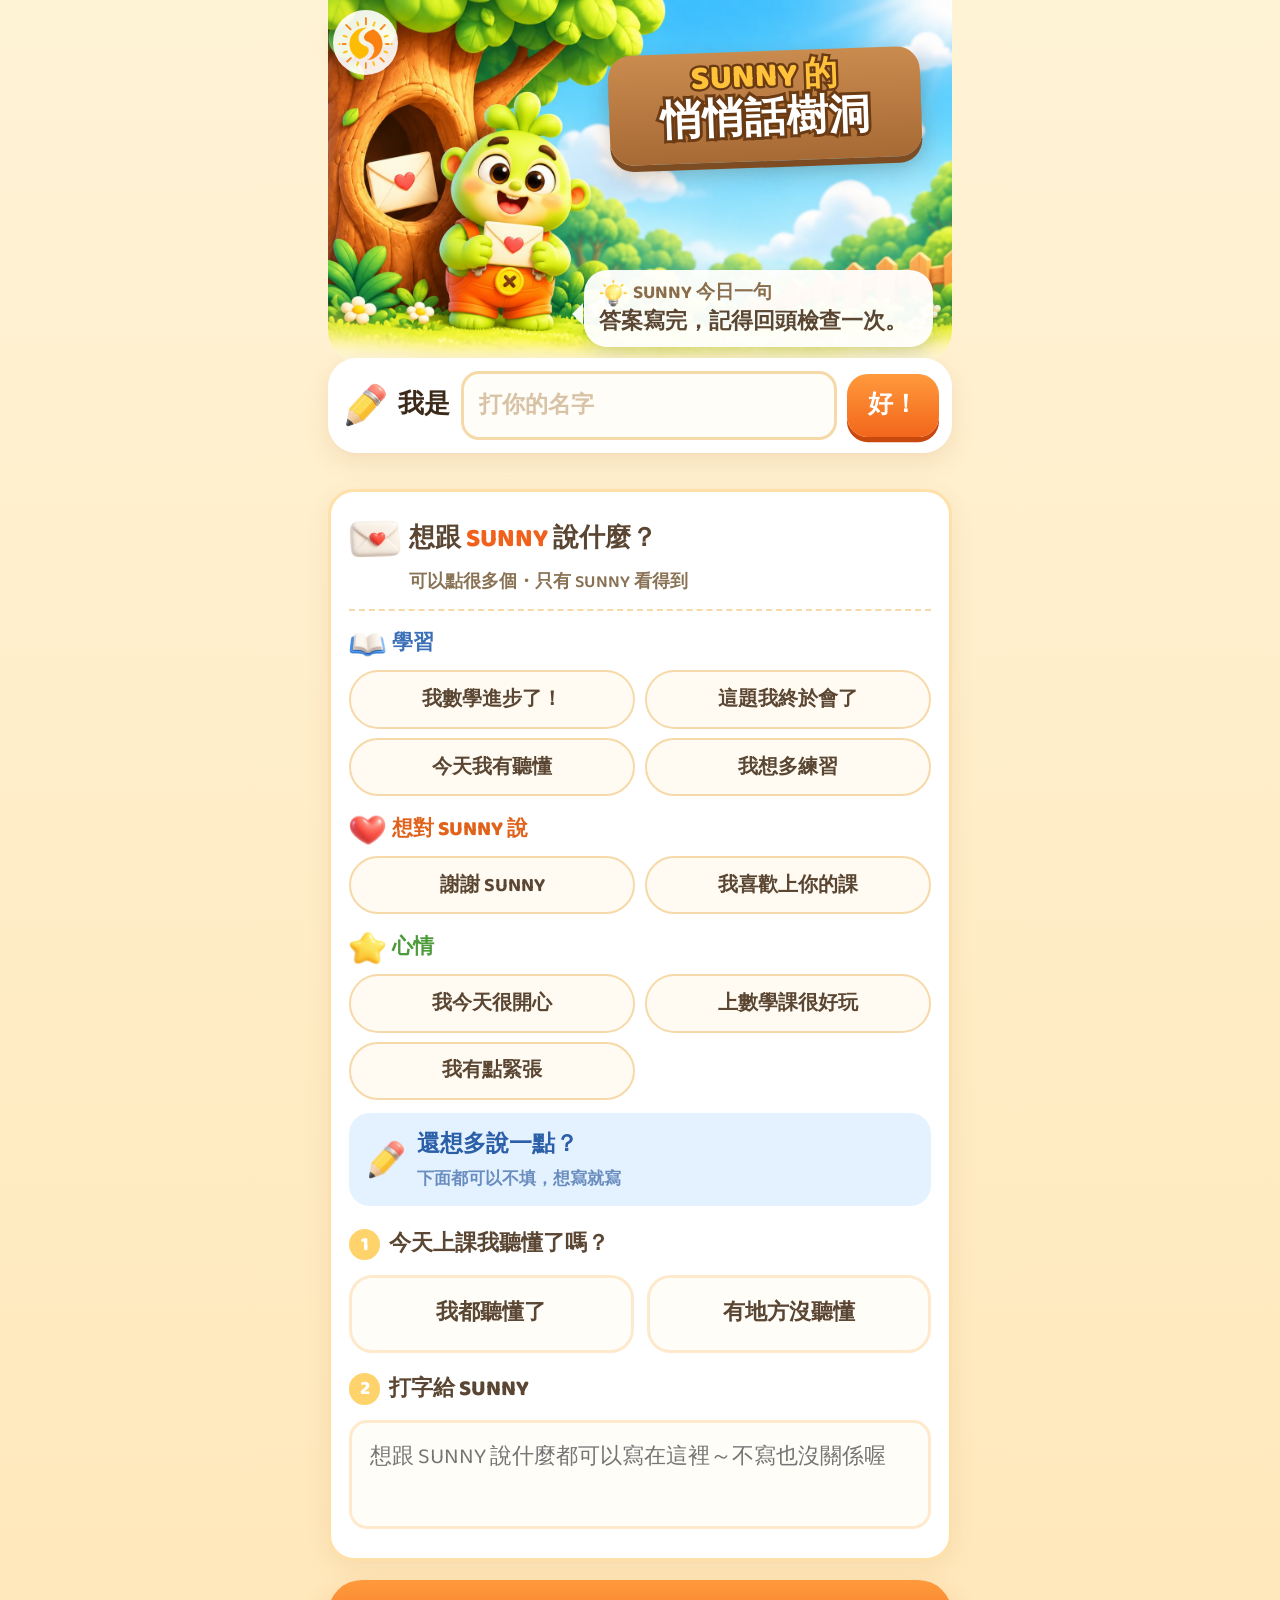
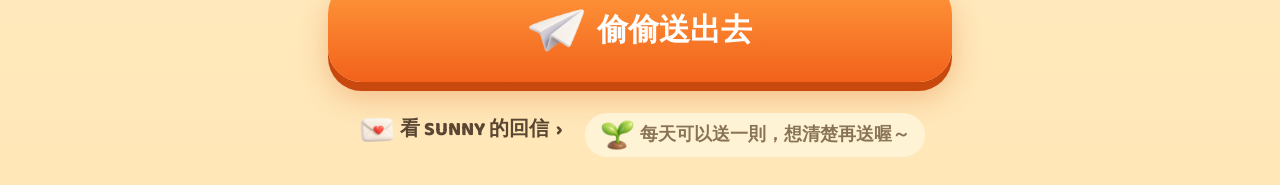
<file: whisper.html>
<!DOCTYPE html>
<html lang="zh-Hant">
<head>
<meta charset="UTF-8">
<meta name="viewport" content="width=device-width, initial-scale=1.0, viewport-fit=cover">
<title>悄悄話樹洞｜SUNNY 魔法數學</title>
<!-- 加到主畫面（平板／電腦也能看影片教室）用的圖示和名字 -->
<link rel="apple-touch-icon" href="video-icon.png">
<link rel="icon" href="video-icon.png">
<meta name="apple-mobile-web-app-title" content="SUNNY影片教室">
<meta name="application-name" content="SUNNY影片教室">
<link rel="preconnect" href="https://fonts.googleapis.com">
<link rel="preconnect" href="https://fonts.gstatic.com" crossorigin>
<link href="https://fonts.googleapis.com/css2?family=Baloo+2:wght@600;700;800&display=swap" rel="stylesheet">
<style>
  :root{
    --cream:#FFF6E9; --peach:#FFE9CC; --sun:#FF9E4A; --sun-deep:#F57C3A;
    --gold:#FFD36B; --leaf:#8FBF7F; --bark:#B98A5E; --sky:#7FA9D6;
    --ink:#5A4632; --ink-soft:#8A7355; --card:#FFFFFF; --warn:#D9534F;
    --font:"Baloo 2",-apple-system,BlinkMacSystemFont,"PingFang TC","Heiti TC","Microsoft JhengHei",sans-serif;
  }
  *{margin:0;padding:0;box-sizing:border-box;-webkit-tap-highlight-color:transparent;}
  html,body{min-height:100%;}
  body{
    font-family:var(--font);color:var(--ink);
    background:linear-gradient(175deg,var(--cream),var(--peach));
    padding:calc(18px + env(safe-area-inset-top)) 16px calc(28px + env(safe-area-inset-bottom));
    -webkit-user-select:none;user-select:none;
  }
  input,textarea{-webkit-user-select:text;user-select:text;}
  .wrap{max-width:440px;margin:0 auto;position:relative;}

  .corner-logo{
    position:absolute;left:2px;top:0;width:60px;height:60px;object-fit:contain;
    filter:drop-shadow(0 4px 8px rgba(245,124,58,.18));z-index:2;
  }
  .head{text-align:center;margin-bottom:14px;position:relative;padding-top:2px;}
  .tree{width:126px;height:126px;margin:0 auto 4px;display:block;
    filter:drop-shadow(0 7px 8px rgba(90,70,50,.13));overflow:visible;}
  .tree .leaf{transform-box:fill-box;transform-origin:center;animation:leaf-bob 3.2s ease-in-out infinite;}
  .tree .spark{animation:twinkle 2.2s ease-in-out infinite;transform-origin:center;}
  .tree .spark.two{animation-delay:.8s;}
  @keyframes leaf-bob{0%,100%{transform:rotate(-1deg)}50%{transform:rotate(1deg)}}
  @keyframes twinkle{0%,100%{opacity:.45;transform:scale(.8)}50%{opacity:1;transform:scale(1.12)}}
  .title{font-weight:800;font-size:24px;color:var(--sun-deep);}
  .badge{display:inline-block;margin-top:4px;background:var(--sun);color:#fff;font-weight:800;
    font-size:13px;border-radius:999px;padding:2px 12px;}
  .badge:empty{display:none;}
  .sub{font-size:15px;color:var(--ink-soft);margin-top:5px;font-weight:600;}
  .today{margin:12px auto 0;background:#fff;border:2px dashed var(--gold);border-radius:16px;
    padding:10px 14px;font-weight:700;font-size:15.5px;line-height:1.5;color:var(--ink);}
  .today small{display:block;font-size:14px;color:var(--ink-soft);font-weight:700;margin-bottom:2px;}
  .today:empty{display:none;}

  .card{
    background:var(--card);border-radius:20px;padding:18px 16px;margin-bottom:14px;
    box-shadow:0 6px 18px rgba(180,120,60,.12);
  }
  .q{font-weight:800;font-size:18px;margin-bottom:12px;display:flex;align-items:center;gap:7px;flex-wrap:wrap;}
  .q .n{width:24px;height:24px;border-radius:50%;background:var(--gold);color:#fff;
    font-size:15px;display:grid;place-items:center;flex:0 0 auto;}
  .hint{font-size:14.5px;color:var(--ink-soft);font-weight:600;margin-left:2px;}

  #name{
    width:100%;border:2.5px solid var(--peach);border-radius:14px;
    padding:14px 16px;font-family:var(--font);font-size:19px;font-weight:700;color:var(--ink);
    background:#FFFDF8;text-align:center;
  }
  #name:focus{outline:none;border-color:var(--sun);}
  #name::placeholder{color:#D8C3A6;}
  .shake{animation:shake .4s;}
  @keyframes shake{0%,100%{transform:translateX(0);}25%{transform:translateX(-7px);}75%{transform:translateX(7px);}}

  .group{margin-bottom:12px;}
  .group:last-child{margin-bottom:0;}
  .glabel{font-size:15px;font-weight:800;color:var(--ink-soft);margin-bottom:7px;}
  .chips{display:flex;flex-wrap:wrap;gap:8px;}
  .chip{
    border:2px solid var(--peach);background:#FFFDF8;color:var(--ink);
    border-radius:999px;padding:10px 15px;font-family:var(--font);font-weight:700;font-size:16.5px;
    cursor:pointer;transition:transform .1s,background .15s,border-color .15s;
  }
  .chip:active{transform:scale(.94);}
  .chip.on{background:var(--sun);border-color:var(--sun);color:#fff;box-shadow:0 3px 10px rgba(245,124,58,.3);}

  /* 還想多說一點（直接展開，不用點） */
  .more-head{text-align:center;margin:4px 0 14px;padding:16px 12px;border-radius:18px;
    background:linear-gradient(135deg,#F7A35C,#F28C4B);box-shadow:0 6px 16px rgba(242,140,75,.3);}
  .more-head b{display:block;font-size:23px;font-weight:800;color:#fff;}
  .more-head small{display:block;margin-top:4px;font-size:17px;font-weight:700;color:#FFF6EA;}

  .moods{display:flex;justify-content:space-between;gap:4px;}
  .mood{flex:1;display:flex;flex-direction:column;align-items:center;gap:3px;padding:7px 2px;
    border-radius:14px;cursor:pointer;transition:transform .12s,background .15s;opacity:.7;filter:grayscale(.35);}
  .mood .e{font-size:32px;line-height:1;}
  .mood .t{font-size:14px;font-weight:800;color:var(--ink-soft);}
  .mood:active{transform:scale(.9);}
  .mood.on{background:var(--peach);filter:none;opacity:1;transform:scale(1.08);}

  /* 聽懂了嗎：左右兩顆大按鈕 */
  .understand{display:grid;grid-template-columns:1fr 1fr;gap:10px;}
  .uchip{border:2.5px solid var(--peach);background:#FFFDF8;color:var(--ink);border-radius:18px;
    padding:16px 6px;font-family:var(--font);font-weight:800;font-size:17px;line-height:1.35;
    cursor:pointer;transition:transform .1s,background .15s,border-color .15s;}
  .uchip:active{transform:scale(.95);}
  .uchip.got.on{background:#7FBF7F;border-color:#7FBF7F;color:#fff;box-shadow:0 3px 10px rgba(110,170,110,.35);}
  .uchip.nogot.on{background:var(--sky);border-color:var(--sky);color:#fff;box-shadow:0 3px 10px rgba(127,169,214,.35);}

  .help-toggle{width:100%;justify-content:center;display:flex;align-items:center;
    font-size:16px;padding:14px;border-radius:16px;}
  .help-panel{display:none;margin-top:14px;padding-top:14px;border-top:2px dashed var(--peach);
    animation:drop .3s ease;}
  .help-panel.show{display:block;}
  @keyframes drop{from{opacity:0;transform:translateY(-6px);}to{opacity:1;transform:none;}}
  .reexplain{margin-top:10px;border-color:var(--sky);color:var(--sky);background:#F4F9FF;font-size:16.5px;}
  .reexplain.on{background:var(--sky);border-color:var(--sky);color:#fff;box-shadow:0 3px 10px rgba(127,169,214,.35);}
  #detail{width:100%;margin-top:12px;border:2.5px solid var(--peach);border-radius:14px;
    padding:11px 14px;font-family:var(--font);font-size:16px;color:var(--ink);background:#FFFDF8;text-align:center;}
  #detail:focus{outline:none;border-color:var(--sun);}
  #detail::placeholder{color:#D8C3A6;font-size:15px;}

  textarea{
    width:100%;border:2.5px solid var(--peach);border-radius:14px;padding:12px 14px;
    font-family:var(--font);font-size:16px;color:var(--ink);background:#FFFDF8;resize:none;min-height:84px;font-size:17px;
  }
  textarea:focus{outline:none;border-color:var(--sun);}

  .msg{display:none;text-align:center;font-weight:800;font-size:16px;color:var(--warn);
    background:#FFF0EE;border-radius:14px;padding:10px 12px;margin-bottom:12px;line-height:1.5;}
  .msg.show{display:block;}

  .send{
    width:100%;border:none;border-radius:22px;padding:20px;
    font-family:var(--font);font-weight:800;font-size:21px;color:#fff;
    background:linear-gradient(180deg,var(--gold),var(--sun));
    box-shadow:0 9px 0 var(--sun-deep),0 14px 24px rgba(245,124,58,.3);
    cursor:pointer;transition:transform .12s,box-shadow .12s;
    display:flex;align-items:center;justify-content:center;gap:9px;
  }
  .send:active{transform:translateY(6px);box-shadow:0 3px 0 var(--sun-deep);}
  .send:disabled{opacity:.7;}

  .done{
    position:fixed;inset:0;background:linear-gradient(175deg,var(--cream),var(--peach));
    display:none;flex-direction:column;align-items:center;justify-content:center;
    text-align:center;padding:30px;z-index:20;overflow-y:auto;
  }
  .done.show{display:flex;animation:fade .4s;}
  /* 內容比螢幕高（有影片教室）時從頂端開始捲，不會切掉上面 */
  .done{justify-content:flex-start;}
  .done::before,.done::after{content:"";flex:1 0 0;}
  @keyframes fade{from{opacity:0;}to{opacity:1;}}
  .done .big{font-size:80px;animation:fly .8s cubic-bezier(.2,.9,.3,1.2);}
  @keyframes fly{from{transform:translateY(40px) scale(.5);opacity:0;}to{transform:none;opacity:1;}}
  .done h2{font-size:24px;color:var(--sun-deep);margin:14px 0 6px;}
  .done p{font-size:15px;color:var(--ink-soft);font-weight:600;line-height:1.6;}
  .done .today{max-width:360px;margin-top:18px;}
  .done .safe{margin-top:16px;font-size:13.5px;color:var(--ink);font-weight:700;}
  .again{margin-top:22px;background:#fff;border:2.5px solid var(--sun);color:var(--sun-deep);
    border-radius:18px;padding:13px 26px;font-family:var(--font);font-weight:800;font-size:16px;cursor:pointer;}

  /* SUNNY 的回信 */
  .letter{background:#FFFDF8;border:2.5px solid var(--sun);border-radius:20px;padding:14px 16px;margin-bottom:14px;
    box-shadow:0 6px 18px rgba(245,124,58,.18);text-align:left;}
  .letter h3{font-size:16.5px;color:var(--sun-deep);margin-bottom:8px;text-align:center;}
  .letter .one{border-top:1.5px dashed var(--peach);padding-top:10px;margin-top:10px;}
  .letter .one:first-of-type{border-top:none;padding-top:0;margin-top:0;}
  .letter .when{font-size:12px;color:var(--ink-soft);font-weight:700;margin-bottom:3px;}
  .letter .body{font-size:15.5px;font-weight:700;line-height:1.6;white-space:pre-wrap;}
  .letter:empty{display:none;}

  /* 📺 影片教室：樹洞頁上只有一顆入口按鈕 */
  .videos:empty{display:none;}
  .vopen{width:100%;display:flex;align-items:center;gap:12px;text-align:left;cursor:pointer;
    background:linear-gradient(135deg,#8DB8E6,#6E9FD6);border:none;border-radius:20px;padding:14px 16px;margin-bottom:14px;
    color:#fff;font-family:var(--font);box-shadow:0 6px 0 #5683B8,0 10px 20px rgba(110,159,214,.3);transition:transform .1s,box-shadow .1s;}
  .vopen:active{transform:translateY(4px);box-shadow:0 2px 0 #5683B8;}
  .vopen.hop{animation:vhop 1.1s ease .4s 2;}   /* 一出現輕輕跳兩下，吸引孩子看 */
  @keyframes vhop{0%,100%{transform:none}25%{transform:translateY(-7px)}50%{transform:none}70%{transform:translateY(-3px)}}
  .vopen .ic{font-size:38px;line-height:1;}
  .vopen .tx{flex:1;min-width:0;}
  /* 高度固定：載入前後（多了「新」標籤、字變長）版面都不跳 */
  .vopen b{display:block;font-size:21px;font-weight:800;height:30px;line-height:30px;white-space:nowrap;}
  .vopen small{display:block;font-size:14.5px;font-weight:700;opacity:.95;margin-top:1px;height:21px;line-height:21px;
    white-space:nowrap;overflow:hidden;text-overflow:ellipsis;}
  .vopen .vdot{vertical-align:2px;}
  .vopen .go{font-size:22px;font-weight:800;}
  .vdot{display:inline-block;background:var(--warn);color:#fff;font-size:12.5px;font-weight:800;
    border-radius:999px;padding:1px 8px;margin-left:6px;vertical-align:3px;box-shadow:0 0 0 2px #fff;}
  .done .videos{max-width:360px;width:100%;margin-top:18px;}

  /* 🐣 三年級寵物蛋：上方小卡片＋全螢幕寵物房 */
  .petcard{margin:0 0 14px;}
  .petcard iframe{display:block;width:100%;height:104px;border:0;background:transparent;}
  .done .petcard{max-width:360px;width:100%;margin-top:18px;}
  .proom{background:linear-gradient(175deg,#FFF8EC,#FFEBD2);}
  .vroom.proom{z-index:31;}   /* 從影片教室點寵物卡也蓋在上面 */
  #petcard3{max-width:480px;margin:0 auto 12px;}
  /* 📲 加入主畫面教學（用平板 QR code 連結打開才有） */
  .vhome{display:none;max-width:480px;margin:0 auto 12px;background:#FFFBEF;border:2px solid var(--gold);border-radius:16px;padding:12px 14px;}
  .vhome h3{margin:0 0 8px;font-size:18px;color:var(--sun-deep);display:flex;align-items:center;gap:8px;line-height:1.35;}
  .vhome h3 img{width:40px;height:40px;border-radius:10px;flex:none;}
  .vhome .how{font-size:16px;line-height:1.8;color:var(--ink);font-weight:700;}
  .vhome .how b{color:var(--sun-deep);}
  .vhome .ok{display:block;margin:8px 0 0 auto;border:0;background:#FFE9CC;color:#C26A1E;font:inherit;font-size:14px;font-weight:800;border-radius:10px;padding:6px 12px;cursor:pointer;}
  .proom iframe{flex:1;width:100%;border:0;background:#fff8ec;}
  .proom .vback{background:#FFE9CC;color:#C26A1E;}
  .proom .vbar h2{color:#C26A1E;}
  /* 📷 考卷拍照 */
  .photo-row{display:flex;align-items:center;gap:10px;flex-wrap:wrap;margin-top:6px;}
  .photo-btn{border:2.5px dashed var(--peach);background:#FFFDF8;color:var(--ink);border-radius:16px;padding:12px 16px;
    font-family:var(--font);font-size:17px;font-weight:800;cursor:pointer;}
  .photo-prev{width:110px;height:82px;object-fit:cover;border-radius:12px;border:2px solid #E9D8BB;}
  .photo-q{display:flex;align-items:center;gap:4px;font-size:16px;}
  .photo-q input{width:56px;}

  /* 📺 影片教室：全螢幕 */
  .vroom{position:fixed;inset:0;z-index:30;display:none;flex-direction:column;
    background:linear-gradient(175deg,#F4F9FF,#E3EEFA);-webkit-user-select:none;user-select:none;}
  .vroom.show{display:flex;animation:fade .25s;}
  .vbar{display:flex;align-items:center;gap:8px;padding:calc(10px + env(safe-area-inset-top)) 12px 10px;
    background:#fff;box-shadow:0 2px 10px rgba(110,159,214,.18);flex:0 0 auto;}
  .vback{border:none;background:#EAF2FC;color:#4F7FB3;font-family:var(--font);font-weight:800;font-size:16px;
    border-radius:14px;padding:10px 14px;min-height:48px;cursor:pointer;}
  .vbar h2{flex:1;text-align:center;font-size:18.5px;font-weight:800;color:#4F7FB3;margin-right:60px;}
  .vplayer{flex:0 0 auto;background:#000;display:none;}
  .vplayer.show{display:block;}
  .vplayer iframe,.vplayer video{display:block;width:100%;aspect-ratio:16/9;max-height:42vh;border:0;background:#000;object-fit:contain;}
  .vplayer .now{background:#fff;padding:8px 14px;font-size:15px;font-weight:800;color:var(--ink);}
  /* 用 YouTube 播的影片（沒有高畫質檔的）：平板可能很糊 → 給一個直接開 YouTube 的小按鈕 */
  .vplayer .ytout{display:inline-block;margin-left:8px;padding:3px 10px;border-radius:999px;background:#FDECEC;color:#C4302B;
    font-size:13px;font-weight:800;text-decoration:none;white-space:nowrap;}
  .vbody{flex:1;overflow-y:auto;-webkit-overflow-scrolling:touch;padding:14px 16px calc(24px + env(safe-area-inset-bottom));}
  .vwrap{max-width:480px;margin:0 auto;}
  .vsec{font-size:16.5px;font-weight:800;color:var(--ink-soft);margin:16px 2px 9px;}
  .vsec:first-child{margin-top:2px;}

  .vfind{display:flex;align-items:center;gap:8px;background:#fff;border:2.5px solid var(--sky);border-radius:18px;
    padding:8px 12px;font-size:18px;font-weight:800;color:var(--ink);}
  .vfind input{width:76px;border:2px solid #D6E5F5;border-radius:12px;padding:8px 6px;text-align:center;
    font-family:var(--font);font-size:21px;font-weight:800;color:var(--ink);background:#F8FBFF;-webkit-user-select:text;user-select:text;}
  .vfind input:focus{outline:none;border-color:var(--sun);}
  .vfind button{margin-left:auto;border:none;background:var(--sun);color:#fff;font-family:var(--font);font-weight:800;
    font-size:16px;border-radius:12px;padding:10px 14px;min-height:46px;cursor:pointer;}
  .vsrc{display:grid;grid-template-columns:1fr 1fr;gap:8px;margin-bottom:10px;}
  .vsrcb[data-src="校卷複習"]{grid-column:1 / -1;}
  .vsrcb,.vkey{border:2.5px solid #D6E5F5;background:#fff;color:var(--ink);border-radius:14px;min-height:48px;padding:8px 6px;
    font-family:var(--font);font-weight:800;font-size:16.5px;cursor:pointer;}
  .vsrcb.on,.vkey.on{background:var(--sky);border-color:var(--sky);color:#fff;box-shadow:0 3px 10px rgba(127,169,214,.35);}
  .vkeys{display:flex;flex-wrap:wrap;gap:8px;}
  .vkey{padding:8px 14px;}
  .vask{display:block;width:100%;margin-top:10px;border:none;border-radius:14px;min-height:50px;cursor:pointer;
    background:linear-gradient(180deg,var(--gold),var(--sun));color:#fff;font-family:var(--font);font-weight:800;font-size:17px;
    box-shadow:0 4px 0 var(--sun-deep);}
  .vask:active{transform:translateY(3px);box-shadow:0 1px 0 var(--sun-deep);}
  .vfind-out:empty{display:none;}
  .vfind-out{margin-top:10px;}
  .vnone{background:#FFF8EC;border:2px dashed var(--gold);border-radius:16px;padding:12px 14px;
    font-size:15.5px;font-weight:700;line-height:1.55;color:var(--ink);text-align:center;}

  /* 換平板看：名字（接回獎狀）＋📲 分享卡 */
  .vme{display:flex;align-items:center;gap:8px;background:#FFF8EC;border:2px dashed var(--gold);border-radius:14px;
    padding:9px 12px;font-size:15px;font-weight:800;color:var(--ink);}
  .vme input{flex:1;min-width:0;border:2px solid #F3DDBF;border-radius:10px;padding:7px 10px;font-family:var(--font);font-size:16px;font-weight:700;color:var(--ink);}
  .vme button{border:none;border-radius:10px;padding:8px 14px;background:var(--sun);color:#fff;font-family:var(--font);font-weight:800;font-size:15px;cursor:pointer;}
  .vme small{display:block;font-size:12.5px;color:var(--ink-soft);font-weight:700;}
  /* ===== 影片教室入口（還沒打名字）：阿居設計稿 B「電影院」版（2026-10-31 SUNNY：平板字太小、版面醜）=====
     主視覺 video-hero.jpg（阿居畫，螢幕右半空白）＋程式寫年級標題；名字卡最大；寵物蛋次要；加入主畫面放最下面 */
  .vroom.gate{background:linear-gradient(#FFD45C,#FFC93C 60%,#FFBE2E);}
  .vroom.gate .vbar{position:absolute;top:0;left:0;right:0;z-index:3;background:transparent;box-shadow:none;border:0;}
  .vroom.gate .vbar h2{visibility:hidden;}
  .vroom.gate .vback{background:rgba(255,255,255,.92);color:#3B2A1A;box-shadow:0 3px 10px rgba(120,60,0,.18);font-size:clamp(16px,2.4vw,22px);padding:8px 16px;}
  .vroom.gate .vbody{display:flex;flex-direction:column;padding:0 0 calc(24px + env(safe-area-inset-bottom));}
  .vroom.gate .vwrap{order:1;max-width:none;width:100%;}
  .vroom.gate #petcard3{display:none!important;}
  .vroom.gate .vhome{order:3;width:calc(100% - 32px);max-width:820px;margin:16px auto 0;background:rgba(255,251,239,.95);border:3px dashed #F6C760;border-radius:24px;padding:14px 18px;
    grid-template-columns:auto 1fr auto;align-items:center;gap:6px 16px;}
  .vroom.gate .vhome[style*="block"]{display:grid!important;}   /* drawRoom 用 style 開關，開的時候改成格狀排版 */
  .vroom.gate .vhome h3{grid-column:2;margin:0;font-size:clamp(17px,2.6vw,24px);color:#E0621B;}
  .vroom.gate .vhome h3 img{display:none;}
  .vroom.gate .vhome::before{content:"";grid-row:1/3;width:clamp(52px,8vw,76px);height:clamp(52px,8vw,76px);background:url(video-icon.png) center/cover;border-radius:16px;box-shadow:0 3px 8px rgba(0,0,0,.15);}
  .vroom.gate .vhome .how{grid-column:2;font-size:clamp(14px,2.1vw,19px);line-height:1.7;}
  .vroom.gate .vhome .ok{grid-column:3;grid-row:1/3;margin:0;font-size:clamp(15px,2.2vw,20px);padding:10px 16px;border-radius:16px;background:#FFF1D6;box-shadow:0 3px 8px rgba(160,90,0,.15);}
  .vgate .vhero{position:relative;width:100%;aspect-ratio:3/2;max-height:62vh;overflow:hidden;
    background:url(video-hero.jpg) center bottom/cover no-repeat;}
  .vgate .vhero-t{position:absolute;left:46%;right:15%;top:19%;bottom:40%;display:flex;flex-direction:column;align-items:center;justify-content:center;
    font-family:var(--font);font-weight:900;line-height:1.08;text-align:center;letter-spacing:.02em;}
  .vgate .vhero-t b{display:block;font-weight:900;-webkit-text-stroke:.16em #fff;paint-order:stroke fill;text-shadow:0 .08em .12em rgba(120,50,0,.28);}
  .vgate .vhero-t .g{font-size:min(8.4vw,82px);color:#1F6FE5;}
  .vgate .vhero-t .r{font-size:min(9vw,88px);color:#F2551B;}
  .vgate .vhero-logo{position:absolute;top:calc(10px + env(safe-area-inset-top));right:12px;height:clamp(40px,6.5vw,64px);background:rgba(255,255,255,.92);border-radius:14px;padding:5px 9px;box-shadow:0 3px 10px rgba(120,60,0,.18);}
  .vgate .vg-in{width:calc(100% - 32px);max-width:820px;margin:-2vh auto 0;position:relative;}
  .vgname{background:#FFFBF0;border-radius:28px;padding:clamp(16px,3vw,28px) clamp(16px,3vw,30px);box-shadow:0 8px 24px rgba(160,90,0,.22),inset 0 0 0 3px #FFE3A3;}
  .vgname .say{display:flex;align-items:center;gap:12px;font-size:clamp(20px,3.6vw,34px);font-weight:900;color:#3B2A1A;margin:0 0 clamp(12px,2.4vw,22px);line-height:1.3;}
  .vgname .say img{width:clamp(48px,8vw,80px);flex:none;margin:-8px 0 -8px -6px;}
  .vgname .say em{font-style:normal;color:#E0621B;}
  .vgname .row{display:flex;align-items:center;gap:clamp(10px,2vw,18px);}
  .vgname .row span{font-size:clamp(22px,4vw,38px);font-weight:900;color:#3B2A1A;flex:none;}
  .vgname input{flex:1;min-width:0;border:3px solid #F6C760;border-radius:20px;background:#fff;padding:clamp(10px,2vw,18px) clamp(12px,2.2vw,20px);
    font-family:var(--font);font-size:clamp(22px,4vw,36px);font-weight:800;color:#3B2A1A;outline:none;}
  .vgname input:focus{border-color:#F28C1B;box-shadow:0 0 0 4px rgba(242,140,27,.18);}
  .vgname button{flex:none;border:0;border-radius:22px;background:linear-gradient(#FF9A3C,#F2661B);color:#fff;cursor:pointer;
    font-family:var(--font);font-size:clamp(26px,4.6vw,44px);font-weight:900;padding:clamp(8px,1.6vw,14px) clamp(20px,4vw,38px);box-shadow:0 5px 0 #C9480E,0 8px 16px rgba(200,80,10,.3);}
  .vgname button:active{transform:translateY(3px);box-shadow:0 2px 0 #C9480E;}
  .vgname .why{margin:12px 2px 0;font-size:clamp(14px,2.2vw,19px);font-weight:700;color:#8A6D4B;}
  .vgname .why b{color:#E0621B;}
  .vgegg{display:flex;align-items:center;gap:clamp(12px,3vw,26px);margin-top:16px;background:#FFF7E3;border:3px dashed #F6C760;border-radius:26px;padding:12px clamp(14px,3vw,26px);}
  .vgegg img{width:clamp(70px,13vw,120px);flex:none;filter:drop-shadow(0 6px 8px rgba(160,100,0,.25));}
  .vgegg .rib{display:inline-block;background:linear-gradient(#3E8BF0,#1F64D6);color:#fff;font-weight:900;font-size:clamp(18px,3.2vw,30px);padding:4px 22px;border-radius:12px;box-shadow:0 3px 0 #164DA8;}
  .vgegg p{margin:10px 0 2px;font-size:clamp(19px,3.4vw,32px);font-weight:900;color:#3B2A1A;}
  .vgegg p b{color:#F2551B;}
  @media (max-width:560px){
    .vroom.gate .vhome{grid-template-columns:auto 1fr;}
    .vroom.gate .vhome .ok{grid-column:1/3;grid-row:auto;justify-self:end;}
    .vgname .say{font-size:18px;}
  }
  /* 平板（寬螢幕）：影片教室裡面的字和版面一起放大，不要中間一條窄窄的 */
  @media (min-width:700px){
    .vroom:not(.gate) .vbody{zoom:1.3;}
    .vroom:not(.gate) .vbar{zoom:1.25;}
  }
  .vshare-btn{display:flex;align-items:center;gap:10px;width:100%;margin:0 0 12px;border:2px solid #D7E6F7;background:#F4F9FF;border-radius:16px;
    padding:11px 14px;font-family:var(--font);text-align:left;cursor:pointer;color:var(--ink);box-shadow:0 3px 10px rgba(110,159,214,.18);}
  .vshare-btn>span:nth-child(2){flex:1;}
  .vshare-btn .go{font-size:16px;color:var(--sky);}
  .vshare-btn .vsh-ic{width:58px;height:58px;border-radius:14px;flex:0 0 auto;box-shadow:0 2px 6px rgba(245,124,58,.25);}
  .vshare-btn b{display:block;font-size:20px;line-height:1.3;} .vshare-btn small{font-size:14px;color:var(--ink-soft);font-weight:700;}
  /* 新功能閃亮亮（SHINE_UNTIL 之前）：金色光圈一閃一閃＋一道光掃過 */
  .vshare-btn{position:relative;overflow:hidden;}
  .vshare-btn.shine{border-color:var(--gold);background:linear-gradient(180deg,#FFFBEF,#FFF1D6);animation:vshGlow 1.6s ease-in-out infinite;}
  .vshare-btn.shine::after{content:"";position:absolute;top:0;bottom:0;left:-60%;width:45%;pointer-events:none;
    background:linear-gradient(100deg,transparent,rgba(255,255,255,.9),transparent);transform:skewX(-20deg);animation:vshSweep 2.4s ease-in-out infinite;}
  .vshare-btn.shine b{color:var(--sun-deep);}
  .vshare-btn.shine .go{color:var(--sun);}
  @keyframes vshGlow{0%,100%{box-shadow:0 0 0 0 rgba(255,211,107,0),0 3px 10px rgba(245,124,58,.2);}50%{box-shadow:0 0 0 5px rgba(255,211,107,.5),0 3px 14px rgba(245,124,58,.35);}}
  @keyframes vshSweep{0%{left:-60%;}55%,100%{left:130%;}}
  @media (prefers-reduced-motion:reduce){.vshare-btn.shine,.vshare-btn.shine::after{animation:none;}}
  .vshare{position:fixed;inset:0;z-index:60;background:rgba(60,45,30,.45);display:none;align-items:center;justify-content:center;padding:18px;}
  .vshare.show{display:flex;animation:fade .2s;}
  .vshare .box{background:#fff;border-radius:22px;max-width:360px;width:100%;padding:18px 18px 16px;text-align:center;box-shadow:0 10px 30px rgba(0,0,0,.2);}
  .vshare h3{font-size:19px;margin-bottom:4px;}
  .vshare .sub{font-size:14px;color:var(--ink-soft);font-weight:700;line-height:1.5;}
  .vshare .qr{margin:12px auto 8px;width:210px;height:210px;}
  .vshare .qr img,.vshare .qr svg{width:100%;height:100%;display:block;image-rendering:pixelated;}
  .vshare .steps{text-align:left;font-size:14px;font-weight:700;line-height:1.6;background:#FFF8EC;border-radius:12px;padding:8px 12px;margin:8px 0 10px;}
  .vshare .row{display:flex;gap:8px;}
  .vshare .row button{flex:1;border:none;border-radius:12px;min-height:46px;font-family:var(--font);font-weight:800;font-size:15.5px;cursor:pointer;}
  .vshare .go{background:linear-gradient(180deg,var(--gold),var(--sun));color:#fff;}
  .vshare .no{background:#F1ECE4;color:var(--ink-soft);}

  .vrow{display:flex;gap:10px;overflow-x:auto;scroll-snap-type:x mandatory;padding:2px 2px 10px;margin:0 -2px;}
  .vrow::-webkit-scrollbar{display:none;}
  .vcard{flex:0 0 72%;max-width:260px;scroll-snap-align:start;background:#fff;border:none;border-radius:16px;overflow:hidden;
    padding:0;text-align:left;cursor:pointer;font-family:var(--font);box-shadow:0 3px 10px rgba(110,159,214,.2);}
  .vcard:only-child{flex-basis:100%;max-width:none;}
  .vimg{position:relative;display:block;width:100%;aspect-ratio:16/9;background:#DDE8F5 center/cover no-repeat;}
  .vimg::after{content:"▶";position:absolute;left:50%;top:50%;transform:translate(-50%,-50%);
    width:46px;height:46px;border-radius:50%;background:rgba(245,124,58,.92);color:#fff;font-size:19px;
    display:grid;place-items:center;padding-left:3px;box-shadow:0 3px 10px rgba(0,0,0,.25);}
  .vcard .vt{display:block;padding:8px 11px 10px;font-size:15.5px;font-weight:800;color:var(--ink);line-height:1.35;}

  .vtiles{display:grid;grid-template-columns:1fr 1fr;gap:10px;}
  .vtile{position:relative;border:none;border-radius:18px;padding:14px 8px;min-height:96px;cursor:pointer;
    font-family:var(--font);color:var(--ink);display:flex;flex-direction:column;align-items:center;justify-content:center;gap:3px;
    box-shadow:0 4px 0 rgba(0,0,0,.08);transition:transform .1s;}
  .vtile:active{transform:scale(.95);}
  .vtile .e{font-size:34px;line-height:1;}
  .vtile b{font-size:18px;font-weight:800;}
  .vtile small{font-size:13.5px;font-weight:700;color:var(--ink-soft);}
  .vtile .vdot{position:absolute;right:8px;top:8px;margin:0;}
  .vtile.wide{grid-column:1 / -1;flex-direction:row;gap:10px;min-height:68px;}

  .vlist-head{display:flex;align-items:center;gap:8px;margin:2px 0 10px;}
  .vlist-head b{font-size:19px;font-weight:800;color:var(--ink);}
  .vline{width:100%;display:flex;gap:11px;align-items:center;background:#fff;border:none;border-radius:16px;padding:8px;
    margin-bottom:9px;text-align:left;cursor:pointer;font-family:var(--font);box-shadow:0 3px 10px rgba(110,159,214,.16);}
  .vline .vimg{flex:0 0 42%;max-width:170px;border-radius:11px;}
  .vline .vimg::after{width:34px;height:34px;font-size:14px;}
  .vline .vt{font-size:16px;font-weight:800;color:var(--ink);line-height:1.35;}
  .vline .vm{font-size:13.5px;font-weight:700;color:var(--ink-soft);margin-top:3px;}
  .vline.playing{outline:3px solid var(--sun);}
  .vseen{display:inline-block;font-size:12.5px;font-weight:800;color:#4E9A5B;background:#E7F5E9;border-radius:999px;padding:0 7px;margin-left:4px;}
  .vnew{display:inline-block;background:var(--warn);color:#fff;font-size:11.5px;font-weight:800;
    border-radius:999px;padding:0 7px;margin-right:5px;vertical-align:2px;}
  .ask-letter{width:100%;background:transparent;border:2px dashed #E8CFA8;color:var(--ink-soft);border-radius:16px;
    padding:11px;font-family:var(--font);font-weight:800;font-size:14.5px;cursor:pointer;margin-top:4px;}

  /* 每天一次 提醒 */
  .rule{display:inline-block;margin-top:8px;background:#FFF3D6;color:var(--ink);font-weight:800;
    font-size:13px;border-radius:999px;padding:4px 12px;}
  .note{text-align:center;font-size:15px;font-weight:700;color:var(--ink-soft);margin:0 0 10px;}

  /* 不懂的題目清單 */
  .tip{background:#F4F9FF;border-radius:14px;padding:11px 13px;font-size:15px;font-weight:700;
    color:#4F6F93;line-height:1.55;margin-bottom:12px;}
  .item{border:2px solid var(--peach);border-radius:16px;padding:10px;margin-bottom:10px;background:#FFFDF8;}
  .item.bad{border-color:var(--warn);}
  .item-top{display:flex;align-items:center;gap:6px;margin-bottom:8px;}
  .item-no{font-weight:800;font-size:14.5px;color:var(--ink-soft);margin-right:2px;}
  .seg{display:flex;gap:6px;flex:1;flex-wrap:wrap;}
  .seg .chip{padding:7px 11px;font-size:15px;}
  .x{border:none;background:transparent;color:#C9AF8C;font-size:20px;font-weight:800;cursor:pointer;padding:0 4px;}
  .pq{display:flex;align-items:center;gap:6px;font-weight:800;font-size:15px;justify-content:center;}
  .pq input{width:64px;border:2.5px solid var(--peach);border-radius:12px;padding:8px 6px;text-align:center;
    font-family:var(--font);font-size:17px;font-weight:700;color:var(--ink);background:#fff;}
  .item input.txt{width:100%;border:2.5px solid var(--peach);border-radius:12px;padding:9px 12px;
    font-family:var(--font);font-size:15px;color:var(--ink);background:#fff;}
  .item input:focus{outline:none;border-color:var(--sun);}
  .item input::placeholder{color:#D8C3A6;font-size:15px;}
  .eg{font-size:14px;color:var(--ink-soft);font-weight:700;margin-top:6px;text-align:center;}
  .add{width:100%;border:2px dashed #BFD3EA;background:transparent;color:var(--sky);border-radius:14px;
    padding:10px;font-family:var(--font);font-weight:800;font-size:14.5px;cursor:pointer;}
  .add:disabled{opacity:.45;}

  @media (prefers-reduced-motion:reduce){*{animation:none!important;}}
  @media (max-width:360px){
    .corner-logo{width:52px;height:52px;left:0;}
    .tree{width:116px;height:116px;}
    .title{font-size:22px;}
  }

  /* ===================== 2026-10-31 樹洞改版：照阿居設計稿（浩克截圖\樹洞首頁_設計稿A_阿居.png） =====================
     主視覺 th/hero.jpg＋程式寫的木牌標題／年級／今日一句；名字只問一次；影片教室＋寵物蛋兩個方塊；悄悄話卡片是主角；
     「還想多說一點」點了才打開；小圖示都是阿居畫的（th/*.png），不用 emoji */
  body{background:linear-gradient(180deg,#FFF3D6,#FFE7B8);padding-top:0;}
  .wrap{max-width:480px;}
  .corner-logo{left:4px;right:auto;top:calc(8px + env(safe-area-inset-top));width:50px;height:50px;background:rgba(255,255,255,.9);border-radius:50%;padding:4px;}
  .hero{position:relative;margin:0 -16px;aspect-ratio:1536/900;background:url(th/hero.jpg) center top/cover no-repeat;}
  .sign{position:absolute;right:5%;top:calc(14% + env(safe-area-inset-top));width:50%;text-align:center;
    background:linear-gradient(#C98B4E,#A86A35);border-radius:18px;padding:6px 8px 14px;box-shadow:0 5px 0 #7E4C22,0 8px 16px rgba(80,40,0,.25);transform:rotate(-2deg);}
  .sign b{display:block;font-weight:900;line-height:1.12;color:#FFF;-webkit-text-stroke:.14em #6B3B14;paint-order:stroke fill;}
  .sign .s1{font-size:clamp(17px,5vw,26px);color:#FFC23A;}
  .sign .s2{font-size:clamp(20px,6.2vw,32px);}
  .sign .badge{position:absolute;left:50%;bottom:-14px;transform:translateX(-50%);margin:0;white-space:nowrap;
    background:linear-gradient(#FF8A3C,#F2611B);font-size:clamp(13px,3.6vw,17px);padding:2px 14px;border:2px solid #fff;box-shadow:0 3px 6px rgba(160,60,0,.25);}
  .hero .today{position:absolute;right:3%;bottom:5%;width:56%;margin:0;border:0;border-radius:18px;padding:7px 10px 7px 12px;text-align:left;
    font-size:clamp(13px,3.6vw,17px);line-height:1.4;background:rgba(255,255,255,.95);box-shadow:0 4px 12px rgba(60,90,120,.2);}
  .hero .today::before{content:"";position:absolute;left:-9px;top:42%;border:9px solid transparent;border-right-color:rgba(255,255,255,.95);border-left:0;}
  .today small{display:flex;align-items:center;gap:4px;color:#8A6D4B;font-size:.85em;margin-bottom:0;}
  .today small img{width:1.5em;height:1.5em;}
  .done .today small{justify-content:center;}

  .me{position:relative;z-index:2;margin:-6px 0 14px;background:#fff;border-radius:22px;padding:10px 10px 10px 12px;box-shadow:0 6px 18px rgba(180,120,60,.16);}
  .me-in,.me-hi{display:flex;align-items:center;gap:8px;}
  .me img{width:34px;height:34px;flex:none;}
  .me label{font-size:20px;font-weight:900;color:#3B2A1A;flex:none;}
  .me #name{flex:1;min-width:0;text-align:left;padding:10px 12px;font-size:18px;border:2.5px solid #F6D9A8;border-radius:14px;}
  .me #nameOk{flex:none;border:0;border-radius:16px;background:linear-gradient(#FF9A3C,#F2661B);color:#fff;font-family:var(--font);font-weight:900;font-size:19px;
    padding:9px 16px;box-shadow:0 4px 0 #C9480E;cursor:pointer;}
  .me #nameOk:active{transform:translateY(3px);box-shadow:0 1px 0 #C9480E;}
  .me-hi span{flex:1;font-size:19px;font-weight:800;color:#3B2A1A;}
  .me-hi b{color:#F2611B;}
  .me #meChange{flex:none;border:2px solid #F6D9A8;background:#FFF8EC;color:#B0702C;border-radius:12px;font-family:var(--font);font-weight:800;font-size:14px;padding:5px 12px;cursor:pointer;}

  .tiles{display:grid;grid-template-columns:1fr;gap:10px;margin-bottom:14px;}
  .tiles.two{grid-template-columns:1fr 1fr;}
  .tiles .videos .vopen,.ptile{margin:0;height:100%;min-height:96px;}
  .vopen .ic,.ptile .ic{width:58px;height:58px;flex:none;object-fit:contain;filter:drop-shadow(0 3px 4px rgba(0,0,0,.18));}
  .vopen{background:linear-gradient(135deg,#4FA3F5,#2B7BE0);box-shadow:0 5px 0 #1E5FB3,0 8px 18px rgba(40,110,200,.3);border-radius:22px;}
  .vopen:active{box-shadow:0 1px 0 #1E5FB3;}
  .vopen .go,.ptile .go{width:28px;height:28px;border-radius:50%;background:#fff;color:#2B7BE0;display:grid;place-items:center;font-size:22px;font-weight:900;line-height:1;flex:none;}
  .ptile{width:100%;display:flex;align-items:center;gap:10px;text-align:left;cursor:pointer;border:0;border-radius:22px;padding:14px 12px;font-family:var(--font);
    background:linear-gradient(135deg,#FFD45C,#FFB21E);color:#5A3200;box-shadow:0 5px 0 #D98A0B,0 8px 18px rgba(220,150,20,.3);}
  .ptile:active{transform:translateY(4px);box-shadow:0 1px 0 #D98A0B;}
  .ptile .tx{flex:1;min-width:0;}
  .ptile b{display:block;font-size:19px;font-weight:900;}
  .ptile small{display:block;font-size:13.5px;font-weight:700;margin-top:2px;}
  .ptile .go{color:#E08A00;}
  .tiles.two .vopen,.tiles.two .ptile{flex-direction:column;align-items:flex-start;gap:4px;position:relative;padding:12px;}
  .tiles.two .vopen .go,.tiles.two .ptile .go{position:absolute;right:10px;bottom:10px;}
  .tiles.two .vopen .ic,.tiles.two .ptile .ic{width:52px;height:52px;}
  .tiles.two .vopen b{font-size:19px;height:auto;line-height:1.3;}
  .tiles.two .vopen small,.tiles.two .ptile small{white-space:normal;height:auto;line-height:1.35;padding-right:30px;font-size:13px;}
  .tiles.two .vopen .tx,.tiles.two .ptile .tx{width:100%;}
  .stile{width:100%;display:flex;align-items:center;gap:12px;text-align:left;cursor:pointer;border:0;border-radius:22px;padding:12px 14px;margin:0 0 14px;font-family:var(--font);background:linear-gradient(135deg,#3D6FD8,#7B3FF2);color:#fff;box-shadow:0 5px 0 #3A2A9C,0 8px 18px rgba(80,60,200,.3);}
  .stile:active{transform:translateY(4px);box-shadow:0 1px 0 #3A2A9C;}
  .stile .ic{width:54px;height:54px;object-fit:contain;flex:none;filter:drop-shadow(0 3px 4px rgba(0,0,0,.3));}
  .stile .tx{flex:1;min-width:0;}.stile b{display:block;font-size:20px;font-weight:900;}.stile small{display:block;font-size:13.5px;font-weight:700;margin-top:2px;opacity:.95;}
  .stile .go{width:28px;height:28px;border-radius:50%;background:#fff;color:#5B3FD8;display:grid;place-items:center;font-size:22px;font-weight:900;flex:none;}
  .stile[hidden]{display:none;}
  .vroom.sroom{background:#1b2438;z-index:31;}
  .sroom iframe{flex:1;width:100%;border:0;background:#fff8ec;}
  .sroom .vback{background:#FFE9CC;color:#C26A1E;}
  .sroom .vbar{background:#2b2f55;}.sroom .vbar h2{color:#fff;}
  #petcard{display:none;}
  .ptile[hidden]{display:none;}

  .wcard{padding:16px 14px 14px;border:3px solid #FFE0A8;}
  .wcard .q{font-size:20px;margin-bottom:12px;padding-bottom:10px;border-bottom:2px dashed #F6D9A8;gap:6px;}
  .wcard .q .qi{width:40px;height:40px;}
  .wcard .q em{font-style:normal;color:#F2611B;}
  .wcard .hint{width:100%;font-size:13.5px;margin:-4px 0 0 46px;}
  .group{margin-bottom:12px;}
  .glabel{display:flex;align-items:center;gap:5px;font-size:16px;color:#3B6FB8;margin:0 0 6px;line-height:1.2;}
  .glabel img{width:28px;height:28px;flex:none;}
  .group:nth-child(2) .glabel{color:#E0621B;}
  .group:nth-child(3) .glabel{color:#4C9A3A;}
  .chips{display:grid;grid-template-columns:1fr 1fr;gap:7px;}
  .chip{padding:9px 6px;font-size:15px;text-align:center;border-color:#F6D9A8;background:#FFFBF2;}
  .more-tog{width:100%;display:flex;align-items:center;gap:8px;margin-top:6px;border:0;border-radius:16px;padding:10px 14px;cursor:pointer;
    background:#E4F2FF;color:#2B5FA8;font-family:var(--font);font-weight:900;font-size:18px;text-align:left;}
  .more-tog img{width:30px;height:30px;}
  .more-tog span{flex:1;}
  .more-tog small{font-size:13px;font-weight:700;color:#6A8DBF;margin-left:6px;}
  .more-tog i{width:12px;height:12px;border-right:3px solid #2B5FA8;border-bottom:3px solid #2B5FA8;transform:rotate(45deg);margin:-6px 6px 0 0;transition:transform .2s;}
  #more{padding-top:12px;}
  .more-tog{cursor:default;margin-top:10px;}
  .more-tog small{display:block;margin:2px 0 0;}
  .sub-q{display:flex;align-items:center;gap:7px;font-weight:800;font-size:17px;margin:4px 0 10px;}
  .sub-q .n{width:24px;height:24px;border-radius:50%;background:var(--gold);color:#fff;font-size:15px;display:grid;place-items:center;}
  #more .help-panel,#more .understand{margin-bottom:14px;}

  .send{margin-top:4px;border-radius:26px;font-size:24px;font-weight:900;background:linear-gradient(#FF9A3C,#F2611B);box-shadow:0 7px 0 #C9480E,0 12px 22px rgba(220,90,20,.3);}
  .send:active{box-shadow:0 1px 0 #C9480E;}
  .send img{width:44px;height:44px;margin:-8px 0;}
  .foot{display:flex;align-items:center;justify-content:center;flex-wrap:wrap;gap:6px 14px;margin-top:16px;}
  .foot .ask-letter{width:auto;margin:0;display:inline-flex;align-items:center;gap:5px;border:0;background:transparent;padding:4px;font-size:15px;color:#5A4632;font-weight:800;}
  .foot .rule{display:inline-flex;align-items:center;gap:4px;font-size:13.5px;font-weight:700;color:#8A7355;}
  .foot img{width:26px;height:26px;}
  /* 平板：整頁等比例放大（字和按鈕一起變大），不要中間一條小小的 */
  @media (min-width:700px){
    .wrap{zoom:1.3;}
    .hero{margin:0;border-radius:0 0 28px 28px;overflow:hidden;}
  }

  /* ===================== 2026-10-31 影片教室內部改版：照阿居設計稿（浩克截圖\影片教室首頁／播放頁_設計稿_阿居.png）=====================
     圖示都是阿居畫的（th/*.png、th/u/*.png），不用 emoji；分段一律一直打開，不做收合（樹洞踩過：孩子不知道要點開） */
  .vroom:not(.gate):not(.proom){background:linear-gradient(180deg,#FFF3D6,#FFE7B8);}
  .vbar h2{display:flex;align-items:center;justify-content:center;gap:6px;color:#E0621B;font-weight:900;}
  .vbar h2 img{width:30px;height:30px;}
  .vmine{display:flex;align-items:center;gap:10px;margin:2px 0 14px;padding:8px 12px 8px 6px;border-radius:22px;
    background:linear-gradient(90deg,#FFE7A6,#FFF6DC);box-shadow:0 4px 12px rgba(200,140,40,.18);}
  .vmine .hk{width:58px;height:58px;margin:-10px 0 -6px;}
  .vmine .tx{flex:1;display:flex;flex-direction:column;}
  .vmine b{font-size:17px;font-weight:900;color:#6B3B14;}
  .vmine .tx span{font-size:15px;font-weight:800;color:#6B5030;}
  button.vmine{width:100%;border:0;font:inherit;text-align:left;cursor:pointer;}   /* 2026-11-05 變成按鈕：打開獎狀牆 */
  .vmine em{font-style:normal;font-size:20px;color:#F2611B;margin:0 1px;}
  .vmine .md{width:46px;height:46px;}
  .vh{display:flex;align-items:center;gap:8px;margin:6px 0 8px;}
  .vh small{margin-left:auto;font-size:13px;font-weight:700;color:#8A7355;}
  .vpill{display:inline-flex;align-items:center;gap:6px;color:#fff;font-size:18px;font-weight:900;padding:5px 16px 5px 8px;border-radius:999px;}
  .vpill.blue{background:linear-gradient(#4FA3F5,#2B7BE0);box-shadow:0 3px 0 #1E5FB3;}
  .vpill.orange{background:linear-gradient(#FF9A3C,#F2661B);box-shadow:0 3px 0 #C9480E;}
  .vpill img{width:30px;height:30px;margin:-4px 0;}
  .vpill .pl{width:24px;height:24px;border-radius:50%;background:#fff;position:relative;}
  .vpill .pl::after{content:"";position:absolute;left:9px;top:6px;border:6px solid transparent;border-left:9px solid #2B7BE0;border-right:0;}
  .vrow .vcard{position:relative;border-radius:20px;box-shadow:0 5px 14px rgba(160,110,40,.18);}
  .vcard .vnew,.vline .vnew{position:absolute;left:8px;top:8px;font-size:13px;padding:2px 9px;box-shadow:0 2px 4px rgba(0,0,0,.2);}
  .vline .vnew{position:static;margin-right:5px;vertical-align:2px;}
  .vtx{display:flex;flex-direction:column;min-width:0;text-align:left;}
  .vcard .vtx{padding:8px 44px 10px 12px;}
  .vtx b{font-size:16.5px;font-weight:900;color:#3B2A1A;line-height:1.3;}
  .vtx small{font-size:13px;font-weight:700;color:#8A7355;margin-top:2px;line-height:1.3;}
  .vtro{position:absolute;right:8px;bottom:8px;width:34px;height:34px;}
  .vunits{display:grid;grid-template-columns:1fr 1fr;gap:9px;margin-bottom:10px;}
  .vunit{position:relative;display:flex;align-items:center;gap:6px;border:2px solid #fff;border-radius:18px;padding:9px 6px 9px 7px;cursor:pointer;
    font-family:var(--font);text-align:left;box-shadow:0 4px 10px rgba(120,100,60,.12);min-height:74px;}
  .vunit:active{transform:scale(.96);}
  .vunit img{width:44px;height:44px;flex:none;}
  .vunit .ut{flex:1;min-width:0;display:flex;flex-direction:column;gap:3px;}
  .vunit b{font-size:15px;font-weight:900;color:#3B2A1A;line-height:1.2;word-break:keep-all;}
  .vunit small{font-size:11.5px;font-weight:700;color:#6B5A45;white-space:nowrap;}
  .vunit .go{font-size:22px;font-weight:900;flex:none;}
  .vprog{display:block;height:7px;border-radius:9px;background:rgba(255,255,255,.85);overflow:hidden;}
  .vprog i{display:block;height:100%;border-radius:9px;min-width:4px;}
  /* 💣 炸彈超人闖關（2026-11-06）：按鈕＋阿居闖關地圖，照順序 介紹→第一型…第十一型（特殊戰場） */
  .vbomb{display:flex;align-items:center;gap:10px;width:100%;border:3px solid #E53935;border-radius:20px;padding:8px 10px 8px 8px;margin:0 0 12px;
    background:linear-gradient(135deg,#FFF3C4,#FFD8B0);cursor:pointer;font-family:var(--font);text-align:left;box-shadow:0 4px 12px rgba(229,57,53,.22);}
  .vbomb:active{transform:scale(.98);}
  .vbomb img{width:112px;height:63px;object-fit:cover;border-radius:12px;flex:none;}
  .vbomb .bt{flex:1;min-width:0;display:flex;flex-direction:column;gap:3px;}
  .vbomb b{font-size:18px;font-weight:900;color:#C62828;}
  .vbomb small{font-size:12.5px;font-weight:700;color:#6B4A2A;}
  .vbomb .go{font-size:26px;font-weight:900;color:#E53935;}
  .vbomb .end,.bmend{display:inline-block;background:#E53935;color:#fff;border-radius:999px;padding:1px 9px;font-size:12px;font-weight:900;}
  /* 🏠 整數四則・高手秘密基地（2026-11-25，顏色取自阿居主視覺：金黃＋石頭紫） */
  .vbase{position:relative;display:flex;align-items:center;gap:10px;width:100%;border:3px solid #E0A100;border-radius:20px;padding:8px 10px 8px 8px;margin:0 0 12px;
    background:linear-gradient(135deg,#FFF7DA,#FFE38C);cursor:pointer;font-family:var(--font);text-align:left;box-shadow:0 4px 12px rgba(110,90,140,.22);}
  .vbase:active{transform:scale(.98);}
  .vbase .vdot{position:absolute;top:-9px;left:-6px;margin:0;z-index:1;}
  .vbase img{width:112px;height:63px;object-fit:cover;border-radius:12px;flex:none;}
  .vbase .bt{flex:1;min-width:0;display:flex;flex-direction:column;gap:3px;}
  .vbase b{font-size:17px;font-weight:900;color:#5B3F8C;line-height:1.25;}
  .vbase small{font-size:12.5px;font-weight:700;color:#6B4A2A;}
  .vbase .go{font-size:26px;font-weight:900;color:#E0A100;}
  .bshero{width:100%;aspect-ratio:16/9;object-fit:cover;border-radius:18px;display:block;margin:2px 0 10px;box-shadow:0 4px 14px rgba(110,90,140,.22);}
  .bsprog{display:flex;align-items:center;gap:10px;background:#fff;border-radius:18px;padding:6px 14px 6px 6px;margin:0 0 6px;box-shadow:0 4px 12px rgba(110,90,140,.16);}
  .bsprog img{width:48px;height:48px;flex:none;}
  .bsprog .bpt{flex:1;min-width:0;display:flex;flex-direction:column;gap:5px;}
  .bsprog b{font-size:15px;font-weight:900;color:#5B3F8C;}
  .bsprog b em{font-style:normal;color:#E0A100;font-size:18px;}
  .bsh{display:flex;align-items:center;gap:8px;background:linear-gradient(90deg,#F1EAFB,#FFF4CF);border-left:6px solid #E0A100;border-radius:14px;padding:6px 12px 6px 6px;margin:16px 0 8px;}
  .bsh img{width:44px;height:44px;flex:none;object-fit:contain;}
  .bsh .bst{flex:1;min-width:0;display:flex;flex-direction:column;gap:1px;}
  .bsh b{font-size:16.5px;font-weight:900;color:#3B2A1A;line-height:1.25;}
  .bsh small{font-size:12px;font-weight:700;color:#6E5A8C;}
  .bsh em{font-style:normal;font-size:13px;font-weight:900;color:#5B3F8C;background:#fff;border-radius:999px;padding:2px 9px;flex:none;}
  .bmhead{text-align:center;margin:2px 0 10px;}
  .bmhead b{display:block;font-size:22px;font-weight:900;color:#C62828;}
  .bmhead small{font-size:13.5px;font-weight:700;color:#6B4A2A;}
  .bmmap{position:relative;width:100%;aspect-ratio:1672/941;border-radius:18px;overflow:hidden;background:url(th/bomb_map.jpg) center/cover;margin-bottom:12px;box-shadow:0 4px 14px rgba(0,0,0,.12);}
  .bmn{position:absolute;transform:translate(-50%,-50%);width:12%;overflow:visible;aspect-ratio:1;border-radius:50%;border:3px solid #fff;background:#E53935;color:#fff;
    font-family:var(--font);font-weight:900;font-size:clamp(13px,4vw,22px);display:flex;align-items:center;justify-content:center;flex-direction:column;line-height:1.05;cursor:pointer;box-shadow:0 3px 8px rgba(0,0,0,.3);padding:0;}
  .bmn.intro{background:#F28C28;font-size:clamp(11px,3.2vw,17px);}
  .bmn.special{background:#8B5A2B;border-color:#FFD54F;box-shadow:0 0 0 4px rgba(255,213,79,.6),0 3px 8px rgba(0,0,0,.3);}   /* 第十一型：特殊戰場（茶葉炸彈色） */
  .bmn.done{background:#3BA55C;}
  .bmn.done::after{content:"★";position:absolute;right:-14%;top:-18%;color:#FFC107;font-size:1.15em;text-shadow:0 1px 2px rgba(0,0,0,.35);}
  .bmn.next{animation:bmpulse 1s ease-in-out infinite;box-shadow:0 0 0 5px #FFEB3B,0 3px 8px rgba(0,0,0,.3);}
  .bmn.soon{background:#9E9E9E;cursor:default;opacity:.92;}
  .bmn.soon small{font-size:.48em;font-weight:800;}
  .bmn.playing{outline:4px solid #2F7DD1;}
  @keyframes bmpulse{0%,100%{transform:translate(-50%,-50%) scale(1);}50%{transform:translate(-50%,-50%) scale(1.13);}}
  .bmbox{position:absolute;right:3%;top:3%;background:rgba(255,255,255,.92);border-radius:12px;padding:3px 9px;font-size:12px;font-weight:900;color:#B8460B;}
  /* 終點寶箱（2026-11-24）：全破才會發光，點了開寶箱動畫 → 炸彈超人全破大獎狀 */
  .bmbox.go{background:#E53935;color:#fff;animation:bmpulse2 1s ease-in-out infinite;}
  @keyframes bmpulse2{0%,100%{transform:scale(1);}50%{transform:scale(1.08);}}
  .bmchest{position:absolute;left:79%;top:4%;width:19%;height:28%;border:0;border-radius:50%;background:radial-gradient(circle,rgba(255,235,59,.55),rgba(255,235,59,0) 70%);cursor:pointer;animation:bmglow 1.2s ease-in-out infinite;}
  @keyframes bmglow{0%,100%{opacity:.55;transform:scale(.95);}50%{opacity:1;transform:scale(1.12);}}
  .bmopen{position:fixed;inset:0;z-index:60;background:rgba(40,20,0,.78);display:flex;align-items:center;justify-content:center;flex-direction:column;gap:14px;}
  .bmopen .ch{width:min(70vw,300px);aspect-ratio:290/220;background:url(th/bomb_map.jpg) no-repeat;background-size:576.6% auto;background-position:96.2% 8.3%;border-radius:20px;animation:bmshake .12s linear 6;}
  .bmopen.pop .ch{animation:bmpop .6s ease-out forwards;}
  .bmopen b{color:#FFE082;font-size:24px;font-weight:900;font-family:var(--font);text-shadow:0 2px 6px rgba(0,0,0,.5);}
  .bmopen .fx{position:absolute;inset:0;pointer-events:none;background:radial-gradient(circle,rgba(255,241,118,.95),rgba(255,241,118,0) 60%);opacity:0;}
  .bmopen.pop .fx{animation:bmflash .7s ease-out forwards;}
  @keyframes bmshake{0%{transform:rotate(-6deg);}50%{transform:rotate(6deg);}100%{transform:rotate(-6deg);}}
  @keyframes bmpop{0%{transform:scale(1);}40%{transform:scale(1.25);}100%{transform:scale(.2);opacity:0;}}
  @keyframes bmflash{0%{opacity:0;}30%{opacity:1;}100%{opacity:0;}}
  .bmtip{font-size:13px;font-weight:700;color:#6B5A45;text-align:center;margin:0 0 10px;}
  .vunit .vdot,.vwide .vdot{position:absolute;right:6px;top:-7px;margin:0;font-size:12px;padding:0 8px;}
  .vwide{position:relative;width:100%;display:flex;align-items:center;gap:10px;margin-bottom:10px;border:0;border-radius:20px;padding:10px 14px 10px 8px;cursor:pointer;
    font-family:var(--font);text-align:left;box-shadow:0 5px 12px rgba(200,120,30,.2);}
  .vwide.school{background:linear-gradient(90deg,#FFE3A0,#FFC870);}
  .vwide.solar{background:linear-gradient(90deg,#FFD36B,#FF9F43);border:3px solid #F28C28;}
  .vroom.ontop{z-index:32;}   /* 從太陽能量站點「看影片」：影片教室蓋在能量站上面 */
  .vwide.ask{background:linear-gradient(90deg,#DCEEFF,#BFE0FF);}
  .vwide img{width:64px;height:64px;flex:none;margin:-6px 0;}
  .vwide .ut{flex:1;display:flex;flex-direction:column;}
  .vwide b{font-size:18px;font-weight:900;color:#B83F0E;}
  .vwide.ask b{color:#2B5FA8;}
  .vwide small{font-size:13.5px;font-weight:700;color:#6B5030;margin-top:2px;}
  .vwide .go{width:30px;height:30px;border-radius:50%;background:#fff;color:#F2611B;display:grid;place-items:center;font-size:22px;font-weight:900;}
  .vfind2{background:#FFFBF0;border:2px solid #FFE0A8;border-radius:22px;padding:12px;margin:4px 0 12px;}
  .vfh{display:flex;align-items:center;gap:6px;margin-bottom:10px;}
  .vfh img{width:36px;height:36px;}
  .vfh b{font-size:18px;font-weight:900;color:#3B2A1A;}
  .vfh span{font-size:15px;font-weight:800;color:#E0621B;}
  .vfind2 .vsrc{display:flex;flex-wrap:wrap;gap:6px;margin-bottom:10px;}
  .vfind2 .vsrcb{display:inline-flex;align-items:center;gap:4px;min-height:40px;padding:4px 12px 4px 6px;border-radius:999px;font-size:15px;border:2px solid #F6D9A8;background:#fff;}
  .vfind2 .vsrcb img{width:26px;height:26px;}
  .vfind2 .vsrcb.on{background:#FFE7C2;border-color:#F28C28;color:#B83F0E;box-shadow:none;}
  .vfind2 .vfind{border:2px solid #F6D9A8;}
  .vfind2 .vfind button{background:linear-gradient(#FF9A3C,#F2661B);box-shadow:0 3px 0 #C9480E;}
  .vhulk{display:flex;align-items:center;justify-content:center;gap:8px;margin:6px auto 4px;border:0;border-radius:999px;background:#DCEEFF;color:#2B5FA8;
    font-family:var(--font);font-size:16px;font-weight:900;padding:6px 22px 6px 8px;cursor:pointer;}
  .vhulk img{width:40px;height:40px;margin:-8px 0;}
  .vresume{width:100%;display:flex;align-items:center;gap:10px;margin:-4px 0 14px;border:3px solid #FFC870;border-radius:20px;background:#fff;padding:7px 12px 7px 7px;
    cursor:pointer;font-family:var(--font);box-shadow:0 4px 12px rgba(200,120,30,.18);}
  .vresume .vimg{flex:0 0 34%;max-width:150px;border-radius:12px;position:relative;}
  .vresume .vimg::after{display:none;}
  .vresume .vpos{position:absolute;left:0;right:0;bottom:0;height:5px;background:rgba(0,0,0,.35);}
  .vresume .vpos i{display:block;height:100%;background:#F2611B;}
  .vresume .vtx{flex:1;}
  .vresume .k{color:#E0621B;font-weight:900;font-size:13px;margin:0 0 1px;}
  .vresume .go{width:40px;height:40px;border-radius:50%;flex:none;display:grid;place-items:center;color:#fff;font-size:16px;
    background:linear-gradient(#FF9A3C,#F2661B);box-shadow:0 3px 0 #C9480E;}
  .vuntil{display:inline-block;align-self:flex-start;margin-top:4px;font-size:12px;font-weight:900;color:#2B5FA8;background:#E4F2FF;border-radius:999px;padding:1px 8px;}
  .vuntil.hot{color:#fff;background:#E9546B;}
  .vcard .vimg .vuntil{position:absolute;right:8px;top:8px;margin:0;box-shadow:0 2px 4px rgba(0,0,0,.2);}
  /* 單元頁 */
  .vuhead{display:flex;align-items:center;gap:8px;background:#fff;border-radius:20px;padding:8px 12px 8px 8px;margin:2px 0 12px;box-shadow:0 4px 12px rgba(160,110,40,.14);}
  .vuhead img{width:48px;height:48px;}
  .vuhead b{font-size:21px;font-weight:900;color:#3B2A1A;}
  .vuhead .up{flex:1;display:flex;flex-direction:column;gap:4px;margin-left:6px;background:#FFF6E6;border-radius:14px;padding:6px 10px;}
  .vuhead .up small{font-size:13px;font-weight:800;color:#6B5030;}
  .vuhead .up em{font-style:normal;font-size:17px;color:#F2611B;}
  .vuhead .vprog{background:#EADFCB;}
  .vh2{display:flex;align-items:center;gap:6px;font-size:17px;font-weight:900;color:#3B2A1A;background:#E4F2FF;border-radius:14px;padding:5px 12px 5px 6px;margin:14px 0 8px;}
  .vh2 img{width:32px;height:32px;}
  .vline{border-radius:18px;padding:7px;gap:10px;box-shadow:0 3px 10px rgba(160,110,40,.12);}
  .vline .vimg{flex:0 0 33%;max-width:160px;border-radius:12px;position:relative;}
  .vline .vtx{flex:1;}
  .vline .vtx b{font-size:16px;}
  .vst{width:38px;height:38px;flex:none;}
  .vst.dim{opacity:.55;}
  .vline.playing{outline:3px solid #F28C28;}
  .vline.playing .vimg::before{content:"播放中";position:absolute;left:6px;bottom:6px;z-index:1;background:#F2611B;color:#fff;font-size:12px;font-weight:900;border-radius:999px;padding:1px 8px;}
  /* 播放中的資訊列＋大大的「看完小挑戰」 */
  .vplayer .now{display:flex;align-items:center;gap:10px;padding:10px 12px;background:#FFFBF0;}
  .vplayer .now .nt{flex:1;min-width:0;display:flex;flex-direction:column;}
  .vplayer .now .nt b{font-size:17px;font-weight:900;color:#3B2A1A;line-height:1.3;}
  .vplayer .now .nt small{font-size:13px;font-weight:700;color:#8A7355;}
  .vplayer .chnow .chgo{flex:none;display:inline-flex;align-items:center;gap:4px;border:0;border-radius:999px;padding:8px 16px 8px 8px;cursor:pointer;
    background:linear-gradient(#FFE16A,#FFB61E);color:#6B3B14;font-family:var(--font);font-size:17px;font-weight:900;box-shadow:0 4px 0 #D98A0B,0 6px 14px rgba(220,150,20,.35);}
  .vplayer .chnow .chgo:active{transform:translateY(3px);box-shadow:0 1px 0 #D98A0B;}
  .vplayer .chnow .chgo img{width:34px;height:34px;margin:-6px 0;}
  @media (min-width:700px){
    .vplayer iframe,.vplayer video,.vplayer #chYT{max-height:60vh!important;}
    .vplayer .now .nt b{font-size:21px;}
    .vplayer .now .nt small{font-size:15px;}
    .vplayer .chnow .chgo{font-size:21px;padding:10px 22px 10px 10px;}
  }
  /* 🎬 首映卡、📢 換季公告（2026-11-05；圖：阿居） */
  .vprem{position:relative;display:flex;align-items:center;gap:10px;margin:2px 0 14px;padding:8px;border-radius:22px;background:linear-gradient(90deg,#7A1420,#B8232F);box-shadow:0 4px 12px rgba(120,20,30,.3);color:#FFF3D6;}
  .vprem img{width:42%;max-width:220px;border-radius:14px;flex:none;}
  .vprem .vpt{display:flex;flex-direction:column;gap:3px;min-width:0;}
  .vprem b{font-size:clamp(17px,4.6vw,22px);font-weight:900;color:#FFD86B;}
  .vprem span{font-size:14px;font-weight:800;line-height:1.35;}
  .vprem em{font-style:normal;font-size:14px;font-weight:900;color:#fff;background:rgba(0,0,0,.25);border-radius:999px;padding:2px 10px;align-self:flex-start;}
  .vseason{position:fixed;inset:0;z-index:58;background:rgba(40,22,8,.6);display:flex;align-items:center;justify-content:center;padding:16px;}
  .vsin{width:100%;max-width:420px;background:#FFF8E8;border-radius:24px;padding:14px 16px 18px;text-align:center;box-shadow:0 10px 30px rgba(0,0,0,.3);}
  .vsin img{width:100%;border-radius:16px;}
  .vsin>b{display:block;font-size:22px;font-weight:900;color:#B8460B;margin:10px 0 4px;}
  .vsin p{font-size:16px;font-weight:800;color:#5A3412;line-height:1.6;margin:0 0 12px;}
  .vsin img.vsic{width:24px;height:24px;border-radius:0;vertical-align:-5px;margin-right:2px;}
  .vsgo,.vsok{border:0;border-radius:999px;font-weight:900;font-size:17px;padding:10px 20px;margin:4px;}
  .vsgo{background:#E9763A;color:#fff;box-shadow:0 3px 0 #B2501E;}
  .vsok{background:#F3E2C4;color:#6B3A12;}
</style>
<link rel="stylesheet" href="calc/calc.css?v=1795741521441">
<link rel="stylesheet" href="challenge/challenge.css?v=1795742279374">
</head>
<body>
<div class="wrap">
  <img class="corner-logo" src="[data-uri]" alt="SUNNY 太陽標誌">
  <!-- 主視覺：阿居畫的樹洞＋浩克（th/hero.jpg）；標題、年級、今日一句用程式疊上去（2026-10-31 改版） -->
  <div class="hero">
    <div class="sign"><b class="s1">SUNNY 的</b><b class="s2">悄悄話樹洞</b><span class="badge" id="badge"></span></div>
    <div class="today" id="today"></div>
  </div>

  <!-- 名字只問這一次（影片教室、寵物蛋、悄悄話都用這個） -->
  <div class="me" id="nameCard">
    <div class="me-in" id="meIn"><img src="th/pencil.png" alt=""><label for="name">我是</label>
      <input id="name" type="text" inputmode="text" maxlength="10" placeholder="打你的名字" autocomplete="off"><button type="button" id="nameOk">好！</button></div>
    <div class="me-hi" id="meHi"><img src="th/pencil.png" alt=""><span>嗨，<b id="meName"></b>！</span><button type="button" id="meChange">換人</button></div>
    <span id="askName" hidden></span>
  </div>
  <div class="letter" id="letter"></div>

  <!-- 兩個大方塊：影片教室＋寵物蛋（沒有寵物蛋的班，影片教室自己一整排） -->
  <div class="tiles" id="tiles">
    <div class="videos" id="videos"><button class="vopen hop" type="button" data-vopen="1"><img class="ic" src="th/tv.png" alt=""><span class="tx"><b>影片教室</b><small>點我進去看講解影片</small></span><span class="go">›</span></button></div>
    <button class="ptile" type="button" id="ptile" hidden><img class="ic" src="pets/img/egg_2.png" alt=""><span class="tx"><b>我的寵物蛋</b><small id="ptileSub">打上本名就能領一顆蛋！</small></span><span class="go">›</span></button>
  </div>
  <button class="stile" type="button" id="stile" hidden><img class="ic" src="th/solar_icon.png" alt=""><span class="tx"><b>浩克太陽能量站</b><small>數學王國停電了！全班答題幫浩克發電<br>⏰ 只到 1 月 31 日，快來玩！</small></span><span class="go">›</span></button>
  <div class="petcard" id="petcard"></div>

  <!-- 悄悄話（主角） -->
  <div class="card wcard" id="presetCard">
    <div class="q"><img class="qi" src="th/envelope.png" alt=""><span>想跟 <em>SUNNY</em> 說什麼？</span><span class="hint">可以點很多個・只有 SUNNY 看得到</span></div>
    <div id="presets"></div>

    <!-- 還想多說一點：一直打開（收起來孩子不知道可以點開、拍照題目也會被藏起來，SUNNY 2026-10-31） -->
    <div class="more-tog" id="moreTog"><img src="th/pencil.png" alt=""><span>還想多說一點？<small>下面都可以不填，想寫就寫</small></span></div>
    <div id="more">
      <div class="sub-q"><span class="n">1</span><span id="starQ"></span></div>
      <div class="understand">
        <button class="uchip got" id="gotIt"></button>
        <button class="uchip nogot" id="helpToggle"></button>
      </div>
      <div class="help-panel" id="helpPanel">
        <div class="tip" id="helpTip"></div>
        <div id="items"></div>
        <button class="add" id="addItem"></button>
        <button class="chip reexplain" id="reexplainChip"></button>
      </div>
      <div class="sub-q"><span class="n">2</span>打字給 SUNNY</div>
      <textarea id="text" placeholder="想跟 SUNNY 說什麼都可以寫在這裡～不寫也沒關係喔"></textarea>
    </div>
  </div>

  <div class="msg" id="msg"></div>
  <button class="send" id="send"><img src="th/plane.png" alt="">偷偷送出去</button>
  <div class="foot">
    <button class="ask-letter" id="askLetter"><img src="th/envelope.png" alt=""><span>看 SUNNY 的回信</span> ›</button>
    <span class="rule"><img src="th/sprout.png" alt="">每天可以送一則，想清楚再送喔～</span>
  </div>
</div>

<div class="done" id="done">
  <div class="big" id="doneBig"><img src="th/plane.png" alt="" style="width:120px;height:120px"></div>
  <h2 id="doneTitle">咻～ 送到樹洞了！</h2>
  <p id="doneText">你的悄悄話已經偷偷飛進 SUNNY 的樹洞，<br>只有 SUNNY 看得到喔！<br>明天還可以再來說一則</p>
  <div class="letter" id="letter2"></div>
  <div class="today" id="today2"></div>
  <div class="videos" id="videos2"><button class="vopen" type="button" data-vopen="1"><img class="ic" src="th/tv.png" alt=""><span class="tx"><b>影片教室</b><small>點我進去看講解影片</small></span><span class="go">›</span></button></div>
  <div class="petcard" id="petcard2"></div>
  <div class="safe">很急的事，記得直接告訴 SUNNY 或爸媽喔</div>
</div>

<!-- ☀️ 浩克太陽能量站（全螢幕，SOLAR_CLASSES 的班級才有） -->
<div class="vroom sroom" id="sroom">
  <div class="vbar"><button class="vback" id="sback">← 回樹洞</button><h2>☀️ 浩克太陽能量站</h2></div>
  <iframe id="sframe" title="浩克太陽能量站"></iframe>
</div>

<!-- 🐣 寵物房（全螢幕，有寵物蛋的班級才有：PETS_CLASSES） -->
<div class="vroom proom" id="proom">
  <div class="vbar"><button class="vback" id="pback">← 回樹洞</button><h2>🐣 我的寵物</h2></div>
  <iframe id="pframe" title="我的寵物"></iframe>
</div>

<!-- 📺 影片教室（全螢幕） -->
<div class="vroom" id="vroom">
  <div class="vbar"><button class="vback" id="vback">← 回樹洞</button><h2 id="vroomTitle">影片教室</h2></div>
  <div class="vplayer" id="vplayer"></div>
  <div class="vbody" id="vbody"><div class="vhome" id="vhome"></div><div class="petcard" id="petcard3"></div><div class="vwrap" id="vwrap"></div></div>
</div>

<!-- 📲 換平板／電腦看：QR code＋連結（只帶這個班的代號，別的年級看不到） -->
<div class="vshare" id="vshare">
  <div class="box">
    <img src="video-icon.png" alt="" style="width:64px;height:64px;border-radius:16px;display:block;margin:0 auto 6px">
    <h3>用平板、電腦也能看</h3>
    <div class="sub">用家裡的平板、電腦掃一下就能看影片</div>
    <div class="qr" id="vshareQr"></div>
    <div class="steps">① 用平板的相機掃上面的 QR code<br>② 打開後按「分享」→「加入主畫面」<br>③ 之後點平板上的 <img src="video-icon.png" alt="" style="width:20px;height:20px;border-radius:5px;vertical-align:-4px"> 圖示就能看<br>
      <span style="color:var(--ink-soft)">在平板打上你的名字，獎狀和看過的影片都會跟過去 🏆</span></div>
    <div class="row"><button type="button" class="go" id="vshareSend">📤 傳連結</button><button type="button" class="no" id="vshareClose">關閉</button></div>
  </div>
</div>
<script src="qrcode.js"></script>

<!-- 🏆 看完小挑戰（題目＋程式在 challenge/，由 程式碼影片小挑戰uild.cjs 產生） -->
<!-- 有高畫質影片檔的影片（v/<YouTube編號>.mp4，由 程式碼\樹洞\video_files.cjs 產生）：直接播，不經過 YouTube（平板才不會糊） -->
<script src="v/list.js?v=1795864570161"></script>
<script src="challenge/data.js?v=1795742279374"></script>
<script src="challenge/challenge.js?v=1795742279374"></script>
<script>
/* ============================================================
   ▼▼▼  想改內容，只要改這裡  ▼▼▼
   ============================================================ */
const CONFIG = {
  askName: "來者何人呀？",
  presets: {
    "學習": ["我數學進步了！","這題我終於會了","今天我有聽懂","我想多練習"],
    "想對 SUNNY 說": ["謝謝 SUNNY","我喜歡上你的課"],
    "心情": ["我今天很開心","上數學課很好玩","我有點緊張"],
  },
  moods: [["😄","開心"],["🙂","還不錯"],["😐","普通"],["😢","難過"],["😴","想睡"],["😤","生氣"]],
  presetIcons: {"學習":"th/book.png","想對 SUNNY 說":"th/heart.png","心情":"th/star.png"},   // 分類前面的小圖（阿居畫）
  starQuestion: "今天上課我聽懂了嗎？",
  help: {
    toggle: "有地方沒聽懂",
    got: "我都聽懂了",
    gotPreset: "今天我有聽懂",                    // 選「我都聽懂了」時，送出的悄悄話會帶這句
    tip: "先自己再想一想、翻翻講義上的例題<br>還是卡住的話，把題目告訴 SUNNY，下次上課我們一起解開它！",
    maxItems: 5,                                  // 最多填幾題
    reexplain: "想請 SUNNY 再講解一次",
  },
  // 每日一句鼓勵：每天自動換一句（全班同一句）。
  // ⚠ 只放 SUNNY 審過的句子。新句子先寫進「鼓勵句草稿.md」，審過再搬進來。
  encourage: [
    "今天的努力，明天的實力！","每天進步一點點，就是超能力。","練習，讓困難變簡單。",
    "不怕慢，只怕站，持續就會到。","一步一腳印，天天在進步。","錯了沒關係，訂正就變厲害。",
    "不會，只是還沒學會。","難題，是讓你變強的機會。","勇敢挑戰，越難越有趣。","犯錯，是學習的開始。",
    "動動腦，數學好好玩。","想清楚，再下筆。","數學不是背，是懂道理。","一題一題慢慢想，答案自然來。",
    "專心五分鐘，勝過亂做半小時。","先訂正，再前進。","今天的功課，今天完成。","認真聽、仔細算、細心檢查。",
    "字寫工整，分數更漂亮。","好習慣，成就好成績。","你比昨天的自己更棒了！","堅持到底，就是贏家。",
    "慢慢來，比較快。","只要開始，永遠不嫌晚。","相信自己，你一定可以！",
    // 2026-09-22 SUNNY 審過（草稿 26–60）
    "卡住的時候，就是大腦在長肌肉。","不會的題目，是還沒打開的寶箱。","算錯一次，就多記住一次。","問問題的人，最勇敢。",
    "看不懂的時候，把題目再讀一次。","畫個圖，難題就變簡單了。","先想「題目在問什麼」，再動筆。","答案寫完，記得回頭檢查一次。",
    "每個數學高手，都曾經是初學者。","你願意試，就已經贏了一半。","今天比昨天多會一題，就是進步。","別跟別人比，跟昨天的自己比。",
    "推理就像當偵探，線索都藏在題目裡。","會的題目寫漂亮，不會的題目勇敢問。","用心寫的每一個字，SUNNY 都看得到。","放慢一點，錯誤就少一點。",
    "會說出「為什麼」，才是真的懂。","一題想很久也沒關係，想出來的最開心。","你的努力，SUNNY 都有看到喔！","換個方法想，也許就通了。",
    "越練越順，越順越有信心。","今天也是充滿數字魔法的一天！","不放棄的你，最帥氣。","錯題本裡，藏著下次考好的秘密。",
    "腦袋轉一轉，答案就出現。","困難的題目，最有成就感。","聽懂了，就試著講給別人聽。","小小的進步，累積成大大的厲害。",
    "認真的樣子，是最好看的樣子。","今天的你，也很努力喔 💛","沒有笨問題，只有還沒問的問題。","一步一步推，答案跑不掉。",
    "考卷上的紅字，是下一次的提示。","你比你想的還要厲害。","數學是一場冒險，一起出發吧！",
  ],
};

// Google Apps Script 網址（部署後貼在這裡）
const ENDPOINT = "https://script.google.com/macros/s/AKfycbxzTq_cMJsTW5a-FTGWnJFwQ6-QNeiKc5Ihus3uwhv9qC_NI0SKqoZN_LK8U_M3XoH-/exec";

// 班級名冊：跟聯絡本同一套（id＝網址 ?c= 代號＝入班年份，v＝班別碼 0 單班／1、2 兩班）
const CHANNELS = [
  {id:"2026",  y:2026, v:0},
  {id:"2025",  y:2025, v:0},
  {id:"2024a", y:2024, v:1},
  {id:"2024b", y:2024, v:2},
  {id:"2023",  y:2023, v:0},
];
/* ▲▲▲  改上面就好，下面不用動  ▲▲▲ */

const $=id=>document.getElementById(id);
const qs=k=>new URLSearchParams(location.search).get(k);
const lsGet=k=>{try{return localStorage.getItem(k);}catch(e){return null;}};
const lsSet=(k,v)=>{try{localStorage.setItem(k,v);}catch(e){}};
const lsDel=k=>{try{localStorage.removeItem(k);}catch(e){}};

/* ---------- 班級：8/1 自動升年級（同聯絡本） ---------- */
const CN={3:"三",4:"四",5:"五",6:"六"};
function schoolYear(){
  const f=qs("sy"); if(f && /^\d{4}$/.test(f)) return +f;
  const d=new Date(); return (d.getMonth()+1)>=8 ? d.getFullYear() : d.getFullYear()-1;
}
function titleOf(ch){
  const g=3+(schoolYear()-ch.y);
  if(g>6) return "已畢業"; if(g<3) return "尚未開班";
  return CN[g]+"年級"+(ch.v===1?"A":ch.v===2?"B":"");
}
const CH=CHANNELS.find(c=>c.id===qs("c"))||null;
const CLASS_NAME=CH?titleOf(CH):"";
$("badge").textContent=CLASS_NAME;

/* ---------- 每日一句 ---------- */
(function(){
  const list=CONFIG.encourage; if(!list.length) return;
  const d=new Date();
  const day=Math.floor(Date.UTC(d.getFullYear(),d.getMonth(),d.getDate())/86400000);
  const html=`<small><img src="th/bulb.png" alt="">SUNNY 今日一句</small>${list[day%list.length]}`;
  $("today").innerHTML=html; $("today2").innerHTML=html;
})();

const state={presets:[],mood:"",stars:0,got:false,help:{active:false,reexplain:false}};

$("askName").textContent=CONFIG.askName;
$("starQ").textContent=CONFIG.starQuestion;
$("name").value=lsGet("wh_name")||"";

/* ---------- 名字只問一次：打過就顯示「嗨，小明！」，要換人再點「換人」 ---------- */
function updateMe(){
  const n=(lsGet("wh_name")||"").trim();
  $("meName").textContent=n; $("meHi").style.display=n?"":"none"; $("meIn").style.display=n?"none":"";
  if($("ptileSub")) $("ptileSub").textContent=n?"點我去看看":"打上本名就能領一顆蛋！";
}
function setMyName(n){
  n=String(n||"").trim(); if(!n) return false;
  lsSet("wh_name",n); $("name").value=n; updateMe();
  if(typeof WH_SYNC==="function") WH_SYNC();
  if(typeof drawPetCards==="function") drawPetCards();
  if(typeof VSTATE!=="undefined" && (VSTATE==="needname"||VSTATE==="locked")){ VSTATE="loading"; renderVideos(); loadVideos(); }
  return true;
}
$("nameOk").onclick=()=>{ if(!setMyName($("name").value)){ shake($("nameCard")); $("name").focus(); } };
$("name").addEventListener("keydown",e=>{ if(e.key==="Enter"){ e.preventDefault(); $("nameOk").onclick(); } });
$("meChange").onclick=()=>{ $("meHi").style.display="none"; $("meIn").style.display=""; $("name").focus(); $("name").select(); };
updateMe();

/* ---------- 還想多說一點：點了才打開 ---------- */
// （2026-10-31 改回一直打開，不用點）

// 預設句
const pv=$("presets");
Object.entries(CONFIG.presets).forEach(([cat,list])=>{
  const g=document.createElement("div");g.className="group";
  const lb=document.createElement("div");lb.className="glabel";
  lb.innerHTML=(CONFIG.presetIcons[cat]?`<img src="${CONFIG.presetIcons[cat]}" alt="">`:"")+`<span>${cat}</span>`;g.appendChild(lb);
  const box=document.createElement("div");box.className="chips";
  list.forEach(t=>{
    const c=document.createElement("button");c.className="chip";c.textContent=t;
    c.onclick=()=>{c.classList.toggle("on");
      state.presets=c.classList.contains("on")?[...state.presets,t]:state.presets.filter(x=>x!==t);};
    box.appendChild(c);
  });
  g.appendChild(box);pv.appendChild(g);
});


// 心情：2026-10-31 SUNNY 說拿掉（state.mood 留著＝永遠空白，後台欄位不用動）

// 星星
// （星星已改成「聽懂了嗎」兩顆按鈕）

// 聽不懂 分支：一題一列，最多 5 列，每列都要寫清楚
const helpToggle=$("helpToggle"),helpPanel=$("helpPanel"),itemsBox=$("items"),addBtn=$("addItem");
helpToggle.textContent=CONFIG.help.toggle;
$("helpTip").innerHTML=CONFIG.help.tip;
$("reexplainChip").textContent=CONFIG.help.reexplain;
// 講義分 A、B 本；這支手機上次點哪一本就先幫他選好（點一次之後就不用再點）
const TYPES=[["講義A","講義A"],["講義B","講義B"],["考卷","考卷"],["上課內容","上課內容"]];
let items=[];   // {type, page, q, text}

function renderItems(){
  itemsBox.innerHTML="";
  items.forEach((it,i)=>{
    const box=document.createElement("div");box.className="item";box.dataset.i=i;
    const top=document.createElement("div");top.className="item-top";
    top.innerHTML=`<span class="item-no">第${i+1}題</span>`;
    const seg=document.createElement("div");seg.className="seg";
    TYPES.forEach(([v,label])=>{
      const c=document.createElement("button");c.className="chip"+(it.type===v?" on":"");c.textContent=label;
      c.onclick=()=>{it.type=v; if(v.startsWith("講義")) lsSet("wh_book",v); box.classList.remove("bad"); renderItems();};
      seg.appendChild(c);
    });
    const x=document.createElement("button");x.className="x";x.textContent="✕";x.setAttribute("aria-label","刪掉這題");
    x.onclick=()=>{items.splice(i,1); if(!items.length) items.push(newItem()); renderItems();};
    top.appendChild(seg);top.appendChild(x);box.appendChild(top);

    if(it.type==="考卷"){
      // 考卷：拍下不會的那一題（SUNNY 才知道是哪一份），第幾題可以不填
      const row=document.createElement("div");row.className="photo-row";
      const file=document.createElement("input");file.type="file";file.accept="image/*";file.style.display="none";
      const btn=document.createElement("button");btn.className="photo-btn";btn.type="button";
      btn.textContent=it.photo?"重拍一張":"拍下不會的題目";
      btn.onclick=()=>file.click();
      file.onchange=async()=>{ const f=file.files&&file.files[0]; if(!f) return;
        btn.textContent="處理中…";
        try{ it.photo=await shrink(f); box.classList.remove("bad"); }catch(e){ showMsg("照片讀不出來，換一張試試"); }
        renderItems(); };
      row.append(btn,file);
      if(it.photo){ const im=document.createElement("img");im.className="photo-prev";im.src=it.photo;row.appendChild(im); }
      const q=document.createElement("label");q.className="photo-q";
      const qi=document.createElement("input");qi.type="text";qi.inputMode="numeric";qi.maxLength=3;qi.placeholder="題";qi.value=it.q||"";
      qi.oninput=()=>{qi.value=qi.value.replace(/\D/g,"");it.q=qi.value;};
      q.append("第",qi,"題（可不填）");
      box.appendChild(row);box.appendChild(q);
      box.insertAdjacentHTML("beforeend",`<div class="eg"><b>怎麼拍？</b>①按「拍下不會的題目」②對準<b>那一題</b>拍，題目要整題拍進去、字要清楚 ③會的話寫第幾題 ④按最下面「偷偷送出去」<br>這樣 SUNNY 就知道是哪一份考卷的哪一題囉！</div>`);
    }else if(it.type==="上課內容"){
      const t=document.createElement("input");t.className="txt";t.type="text";t.maxLength=40;
      t.placeholder="哪個地方聽不懂？寫清楚一點";t.value=it.text||"";
      t.oninput=()=>{it.text=t.value;box.classList.remove("bad");};
      box.appendChild(t);
      box.insertAdjacentHTML("beforeend",`<div class="eg">例如：分數除法為什麼要顛倒過來？</div>`);
    }else{
      const pq=document.createElement("div");pq.className="pq";
      const mk=(key,ph)=>{const n=document.createElement("input");n.type="text";n.inputMode="numeric";
        n.maxLength=3;n.placeholder=ph;n.value=it[key]||"";
        n.oninput=()=>{n.value=n.value.replace(/\D/g,"");it[key]=n.value;box.classList.remove("bad");};return n;};
      pq.append("第",mk("page","頁"),"頁　第",mk("q","題"),"題");
      box.appendChild(pq);
      box.insertAdjacentHTML("beforeend",`<div class="eg">例如：${it.type||"講義A"} 第 12 頁 第 3 題</div>`);
    }
    itemsBox.appendChild(box);
  });
  addBtn.disabled=items.length>=CONFIG.help.maxItems;
  addBtn.textContent=items.length>=CONFIG.help.maxItems ? `最多 ${CONFIG.help.maxItems} 題喔` : "＋ 再加一題";
}
const lastBook=()=>{const b=lsGet("wh_book");return b==="講義A"||b==="講義B"?b:"";};
const newItem=()=>({type:lastBook(),page:"",q:"",text:"",photo:""});
// 照片縮小成最長邊 1400、JPEG（上傳快、字還看得清楚）
function shrink(file){
  return new Promise((res,rej)=>{
    const url=URL.createObjectURL(file), img=new Image();
    img.onload=()=>{ const s=Math.min(1,1400/Math.max(img.width,img.height)), c=document.createElement("canvas");
      c.width=Math.round(img.width*s); c.height=Math.round(img.height*s);
      const g=c.getContext("2d"); g.fillStyle="#fff"; g.fillRect(0,0,c.width,c.height); g.drawImage(img,0,0,c.width,c.height);
      URL.revokeObjectURL(url); let q=.72, d=c.toDataURL("image/jpeg",q);
      while(d.length>500000&&q>.35){ q-=.1; d=c.toDataURL("image/jpeg",q); }
      res(d); };
    img.onerror=rej; img.src=url;
  });
}
addBtn.onclick=()=>{ if(items.length<CONFIG.help.maxItems){ items.push(newItem()); renderItems(); } };

$("gotIt").textContent=CONFIG.help.got;
function setGot(v){ state.got=v; $("gotIt").classList.toggle("on",v); }
$("gotIt").onclick=()=>{
  setGot(!state.got);
  if(state.got && state.help.active) helpToggle.onclick();   // 兩顆只能選一顆
};
helpToggle.onclick=()=>{
  state.help.active=!state.help.active;
  if(state.help.active) setGot(false);
  helpToggle.classList.toggle("on",state.help.active);
  helpPanel.classList.toggle("show",state.help.active);
  if(state.help.active){ items=[newItem()]; }
  else { items=[]; state.help.reexplain=false; $("reexplainChip").classList.remove("on"); }
  renderItems();
};
$("reexplainChip").onclick=()=>{
  state.help.reexplain=!state.help.reexplain;
  $("reexplainChip").classList.toggle("on",state.help.reexplain);
};

// 太空泛的「上課內容」擋下來
const VAGUE=/都不會|全部|全都|都聽不懂|都不懂|每一題|每題|整本|整個|所有/;
function checkItems(){
  for(let i=0;i<items.length;i++){
    const it=items[i], n=`第${i+1}題`;
    if(!it.type) return [i,`${n}是講義A還是講義B呢？點一下上面的按鈕喔`];
    if(it.type==="考卷"){
      if(!it.photo) return [i,`${n}要拍一張考卷的照片喔，SUNNY 才知道是哪一份`];
    }else if(it.type==="上課內容"){
      const t=(it.text||"").replace(/[\s，。！？、,.!?~～]/g,"");
      if(t.length<5) return [i,`${n}再寫清楚一點喔，是哪個地方聽不懂呢？`];
      if(VAGUE.test(t)||/^(我)?(不會|聽不懂|不懂|不知道)/.test(t)) return [i,`${n}要寫出是「哪一個地方」不懂喔，像例子那樣～`];
    }else{
      if(!it.page) return [i,`${n}還沒寫是第幾頁喔`];
      if(!it.q) return [i,`${n}還沒寫是第幾題喔`];
    }
  }
  return null;
}
const itemText=it=>it.type==="上課內容" ? `上課：${it.text.trim()}` : it.type==="考卷" ? `考卷📷${+it.q?"#"+(+it.q):""}` : `${it.type} p${+it.page}#${+it.q}`;

/* ---------- SUNNY 的回信 ---------- */
// 每支手機一組亂數代號，送出時一起帶上；SUNNY 回信後，這支手機打開就看得到
function deviceId(){
  let d=lsGet("wh_device");
  if(!d){ d="d"+Math.random().toString(36).slice(2)+Date.now().toString(36); lsSet("wh_device",d); }
  return d;
}
const fmtDay=iso=>{const d=new Date(iso);return (d.getMonth()+1)+"/"+d.getDate();};
function showLetters(rows){
  if(!rows||!rows.length) return false;
  const html="<h3>💌 SUNNY 回你了！</h3>"+rows.map(r=>
    `<div class="one"><div class="when">${fmtDay(r["回覆時間"]||r["悄悄話時間"])}　給 ${String(r["名字"]).replace(/[&<>"']/g,c=>({"&":"&amp;","<":"&lt;",">":"&gt;","\"":"&quot;","'":"&#39;"}[c]))}</div><div class="body">${
      String(r["回覆"]).replace(/[&<>]/g,c=>({"&":"&amp;","<":"&lt;",">":"&gt;"}[c]))}</div></div>`).join("");
  $("letter").innerHTML=html; $("letter2").innerHTML=html;
  return true;
}
async function fetchLetters(q){
  if(!ENDPOINT||qs("preview")==="1") return [];
  try{
    const r=await fetch(ENDPOINT+"?mode=replies&"+q);
    const j=await r.json();
    return (j&&j.rows)||[];
  }catch(e){ return []; }
}
// 打開就自動查回信：先用這支手機的裝置代號，查不到就用記住的名字
(async()=>{
  const d=lsGet("wh_device");
  if(d && showLetters(await fetchLetters("device="+encodeURIComponent(d)))) return;
  const nm=lsGet("wh_name");   // 裝置代號上線前送過的孩子，靠記住的名字也看得到
  if(nm) showLetters(await fetchLetters("name="+encodeURIComponent(nm)+"&class="+encodeURIComponent(CH?CH.id:"")));
})();
// 換手機／清過資料 → 用名字查
$("askLetter").onclick=async()=>{
  const nm=($("name").value||lsGet("wh_name")||"").trim();
  if(!nm){ $("meChange").onclick(); shake($("nameCard")); showMsg("先打上你的名字，才找得到你的回信喔～"); return; }
  const btn=$("askLetter"), bt=btn.querySelector("span"); btn.disabled=true; bt.textContent="找找看…";
  const rows=await fetchLetters("name="+encodeURIComponent(nm)+"&class="+encodeURIComponent(CH?CH.id:""));
  btn.disabled=false; bt.textContent="看 SUNNY 的回信";
  if(showLetters(rows)){ showMsg(""); $("letter").scrollIntoView({behavior:"smooth",block:"center"}); }
  else showMsg("還沒有回信喔～SUNNY 看到會回你的");
};

/* ---------- 📺 影片教室（後端只回傳這個班「現在年級」的影片） ---------- */
const escH=s=>String(s==null?"":s).replace(/[&<>"']/g,c=>({"&":"&amp;","<":"&lt;",">":"&gt;",'"':"&quot;","'":"&#39;"}[c]));
let VIDS=[], SOON=[];   // SOON＝快要首映的影片（後台 soon，2026-11-05）
const isNew=v=>{const t=Date.parse(v.date);return !!t && Date.now()-t<7*86400000;};
const seenSet=()=>{try{return new Set(JSON.parse(lsGet("wh_watched")||"[]"));}catch(e){return new Set();}};
const markSeen=id=>{const s=seenSet();s.add(id);lsSet("wh_watched",JSON.stringify([...s].slice(-300)));WH_SYNC();};

/* ---------- ⏱ 真的看完了嗎（SUNNY 2026-11-27）：記「正常往前播」播過哪幾秒，拖曳跳過去的不算 ----------
   看到 WATCH_OK（85%）才算看完：打 ✅、通知 SUNNY（view_done）、小挑戰才解鎖（challenge.js 用 watchedOK）
   wh_watch＝{影片代號:{d:長度秒, s:"每秒一格，看過＝1"}}，只留最近 40 支；中途離開下次接著算 */
const WATCH_OK=0.85;
const wAll=()=>{try{return JSON.parse(lsGet("wh_watch")||"{}");}catch(e){return {};}};
const wRatio=id=>{const w=wAll()[id];if(!w||!(w.d>0))return 0;return (w.s.match(/1/g)||[]).length/Math.max(1,Math.floor(w.d));};
window.watchedOK=id=>{const w=wAll()[id];return !!(w&&w.ok);};
window.watchLeft=id=>{const w=wAll()[id],d=w&&w.d>0?w.d:0;return d?Math.max(0,Math.ceil(d*WATCH_OK-wRatio(id)*Math.floor(d))):null;};   // 還差幾秒
let WT=null;
// p＝{t:目前秒數, d:長度, playing:正在播嗎, alive:播放器還在嗎}；mp4 和 YouTube 播放器都用這個
window.vidPlayer=el=>({t:()=>el.currentTime,d:()=>el.duration,playing:()=>!el.paused&&!el.ended,alive:()=>document.contains(el)});
window.watchTrack=(id,p)=>{
  clearInterval(WT); let lastT=null;
  WT=setInterval(()=>{
    let t,d,pl; try{ if(!p.alive()){clearInterval(WT);return;} t=p.t(); d=p.d(); pl=p.playing(); }catch(e){return;}
    if(!(d>0)||!pl){ lastT=null; return; }
    const dt=lastT==null?-1:t-lastT; lastT=t;
    if(!(dt>0&&dt<=2.5)) return;   // 剛開始、暫停、往前／往後拖曳 → 這一格不算
    const all=wAll(), D=Math.floor(d), w=all[id]&&all[id].d===D?all[id]:{d:D,s:"0".repeat(D+1),ok:all[id]&&all[id].ok};
    const a=w.s.split(""); for(let k=Math.floor(t-dt);k<=Math.floor(t)&&k<a.length;k++) if(k>=0) a[k]="1";
    w.s=a.join(""); w.at=Date.now(); all[id]=w;
    const done=!w.ok&&(w.s.match(/1/g)||[]).length>=Math.floor(D*WATCH_OK);
    if(done) w.ok=1;
    const keep=Object.entries(all).sort((x,y)=>(y[1].at||0)-(x[1].at||0)).slice(0,40);
    lsSet("wh_watch",JSON.stringify(Object.fromEntries(keep)));
    if(done) watchDone(id,D);
  },1000);
};
function watchDone(id,d){
  markSeen(id);
  if(qs("preview")!=="1") fetch(ENDPOINT,{method:"POST",headers:{"Content-Type":"text/plain;charset=utf-8"},
    body:JSON.stringify({mode:"view_done",classId:CH.id,name:(lsGet("wh_name")||"").trim(),id,len:d})}).catch(()=>{});
  window.dispatchEvent(new CustomEvent("wh-watched",{detail:id}));
}
window.watchGap=id=>{const w=wAll()[id];if(!w)return 0;const k=w.s.indexOf("0");return k<0?0:Math.max(0,k-2);};   // 第一個還沒看到的地方（往前留 2 秒）
// 第一次過關小挑戰 → 跟 SUNNY 說（後台補寄「也過了小挑戰」）
window.reportPass=id=>{ if(qs("preview")==="1") return; fetch(ENDPOINT,{method:"POST",headers:{"Content-Type":"text/plain;charset=utf-8"},
  body:JSON.stringify({mode:"view_pass",classId:CH.id,name:(lsGet("wh_name")||"").trim(),id})}).catch(()=>{}); };
// 沒小挑戰、又沒有高畫質檔的影片（YouTube 嵌入）也要知道看到哪 → 用 YouTube 播放器 API
let ytApiP=null;
const ytApi=()=>ytApiP||(ytApiP=new Promise(res=>{
  if(window.YT&&YT.Player) return res();
  const prev=window.onYouTubeIframeAPIReady; window.onYouTubeIframeAPIReady=()=>{prev&&prev();res();};
  const s=document.createElement("script"); s.src="https://www.youtube.com/iframe_api"; document.head.appendChild(s);
}));

/* ---------- 🏆 換平板也接得上：過關紀錄＋看過的影片，用「班級＋名字」存到樹洞後台 ---------- */
// 先合併後台的到這支手機，再把合併後的送回後台（兩邊都留最早過關的日期）
let syncTm=null;
function mergeProgress(r){
  if(!r||!r.ok) return;
  let p={}; try{ p=JSON.parse(lsGet("wh_ch_pass")||"{}"); }catch(e){}
  Object.entries(r.pass||{}).forEach(([k,v])=>{ if(!p[k]||v<p[k]) p[k]=v; });
  lsSet("wh_ch_pass",JSON.stringify(p));
  const s=seenSet(); (r.watched||[]).forEach(id=>s.add(id)); lsSet("wh_watched",JSON.stringify([...s].slice(-300)));
}
async function syncProgress(){
  const nm=(lsGet("wh_name")||"").trim();
  if(!CH||!nm||!ENDPOINT||qs("preview")==="1") return;
  try{
    const r=await fetch(ENDPOINT+"?mode=progress&class="+encodeURIComponent(CH.id)+"&name="+encodeURIComponent(nm));
    mergeProgress(await r.json());
    let pass={}; try{ pass=JSON.parse(lsGet("wh_ch_pass")||"{}"); }catch(e){}
    await fetch(ENDPOINT,{method:"POST",headers:{"Content-Type":"text/plain;charset=utf-8"},
      body:JSON.stringify({mode:"progress",classId:CH.id,name:nm,pass,watched:[...seenSet()]})});
    if($("vroom").classList.contains("show")) drawRoom();
  }catch(e){}
}
// 看完影片、過關、打名字之後呼叫（3 秒內多次只送一次）
function WH_SYNC(){ clearTimeout(syncTm); syncTm=setTimeout(syncProgress,3000); }
window.WH_SYNC=WH_SYNC;

// 影片教室專用連結：只帶這個班的代號（升年級跟著換），&v=1 打開就直接進影片教室
const roomLink=()=>location.origin+location.pathname+"?c="+encodeURIComponent(CH?CH.id:"")+"&v=1";
function openShare(){
  const box=$("vshareQr"); box.innerHTML="";
  try{ const q=qrcode(0,"M"); q.addData(roomLink()); q.make(); box.innerHTML=q.createSvgTag({cellSize:6,margin:2,scalable:true}); }
  catch(e){ box.textContent=roomLink(); }
  $("vshare").classList.add("show");
}
$("vshareClose").onclick=()=>$("vshare").classList.remove("show");
$("vshare").onclick=e=>{ if(e.target.id==="vshare") $("vshare").classList.remove("show"); };
$("vshareSend").onclick=async()=>{
  const url=roomLink(), text=`SUNNY 的${CLASS_NAME}影片教室，用平板／電腦打開就能看 📺`;
  if(navigator.share){ try{ await navigator.share({title:"SUNNY 影片教室",text,url}); return; }catch(e){ if(e&&e.name==="AbortError") return; } }
  try{ await navigator.clipboard.writeText(url); $("vshareSend").textContent="✅ 連結複製好了"; }
  catch(e){ prompt("複製這個連結：",url); }
};
// 影片教室最上面：📲 加入主畫面教學（只在平板 QR code 連結 &v=1 打開時；已從主畫面打開或按「我加好了」就不再出現）
const isIOS=/iPad|iPhone|iPod/.test(navigator.userAgent)||(navigator.platform==="MacIntel"&&navigator.maxTouchPoints>1);
const isAndroid=/Android/i.test(navigator.userAgent);
const homeTipOn=()=>qs("v")==="1" && lsGet("wh_home_ok")!=="1"
  && !(window.matchMedia&&matchMedia("(display-mode: standalone)").matches) && !navigator.standalone;
(function(){
  const how = isIOS
    ? `① 按網址列旁邊的「分享」<span style="font-size:20px">⍐</span><br>② 往下滑，按「<b>加入主畫面</b>」<br>③ 右上角按「<b>加入</b>」`
    : isAndroid
    ? `① 按右上角的「<b>⋮</b>」<br>② 按「<b>加到主畫面</b>」<br>③ 再按「<b>新增</b>」`
    : `① 按鍵盤 <b>Ctrl ＋ D</b>（Mac 按 <b>⌘ ＋ D</b>）<br>② 按「<b>完成</b>」加進書籤<br>③ 下次點書籤就能看`;
  $("vhome").innerHTML=`<h3><img src="video-icon.png" alt="">加入主畫面，不用每次掃QR code</h3>
    <div class="how">${how}${isIOS||isAndroid?`<br>④ 之後點平板上的 <img src="video-icon.png" alt="" style="width:22px;height:22px;border-radius:5px;vertical-align:-5px"> 圖示就能看`:""}</div>
    <button type="button" class="ok" id="vhomeOk">我加好了 ✓</button>`;
  $("vhomeOk").onclick=()=>{ lsSet("wh_home_ok","1"); $("vhome").style.display="none"; };
})();
// 影片教室最上面：📲 換平板看（已經是用平板連結 &v=1 打開的就不顯示）
// 新功能先閃亮亮兩週（2026-10-29 上線，閃到 11/12 為止，之後自動變回一般按鈕）
const SHINE_UNTIL="2026-11-13T00:00:00+08:00";
function shareBtn(){
  if(qs("v")==="1") return "";
  const shine=Date.now()<Date.parse(SHINE_UNTIL);
  return `<button type="button" class="vshare-btn${shine?" shine":""}" data-share="1"><img class="vsh-ic" src="video-icon.png" alt="">
    <span><b>用平板、電腦也能看</b><small>掃一下 QR code 就能看</small></span><span class="go">▶</span></button>`;
}
// 影片教室最上面：這台還不知道是誰 → 請他打名字（獎狀跟著名字走）
function meBox(){
  if((lsGet("wh_name")||"").trim()) return "";
  return `<form class="vme" id="vme"><span>👋 我是</span><input id="vmeName" maxlength="10" placeholder="打你的名字"><button type="submit">好</button></form>
    <small style="display:block;margin:4px 4px 0;font-size:12.5px;color:var(--ink-soft);font-weight:700">打名字，換平板看也接得上你的獎狀 🏆</small>`;
}
document.addEventListener("submit",e=>{
  if(e.target.id!=="vme") return; e.preventDefault();
  const n=$("vmeName").value.trim(); if(!n) return;
  lsSet("wh_name",n); $("name").value=n; updateMe(); if(typeof drawPetCards==="function") drawPetCards();
  if(VSTATE==="needname"||VSTATE==="locked"){ VSTATE="loading"; VIEW="home"; renderVideos(); drawRoom(); loadVideos(); }
  else { drawRoom(); syncProgress(); }
});
const CNUM="一二三四五六七八九十";
const SRCS=[["講義A","講義A","th/bookblue.png"],["講義B","講義B","th/bookblue.png"],["評量","評量","th/exam.png"],["單元複習","單元複習","th/books.png"],["校卷複習","校卷複習・必考常考題","th/school.png"],["太陽能量站","☀️ 太陽能量站・題目講解","th/solar_icon.png"]];
// 題目出處（講義A p124#6／講義B p30#2／期中評量一#5／期末評量二#3／單元複習01#4）
// → {src 哪一類, key 哪一份, page 頁, order 排序, label 給孩子看的字}
function srcOf(v){
  const q=String(v.q||"").trim(); let m;
  if((m=/^講義([AB])\s*p(\d+)(?:#(\d+))?$/.exec(q))){
    const no=+m[3]||0;
    return {src:"講義"+m[1],key:"講義"+m[1],page:+m[2],order:+m[2]*1000+no,label:`講義${m[1]} 第${m[2]}頁`+(no?` 第${no}題`:"")};
  }
  if((m=/^(期中|期末)評量([一二三四五六七八九十]+)(?:#(\d+))?$/.exec(q))){
    const no=+m[3]||0, key=`${m[1]}評量（${m[2]}）`;
    return {src:"評量",key,page:0,order:(m[1]==="期中"?0:100000)+(CNUM.indexOf(m[2])+1)*1000+no,label:key+(no?` 第${no}題`:"")};
  }
  if((m=/^單元複習(\d+)(?:#(\d+))?$/.exec(q))){
    const no=+m[2]||0, key="單元複習"+m[1];
    return {src:"單元複習",key,page:0,order:+m[1]*1000+no,label:key+(no?` 第${no}題`:"")};
  }
  // 校卷複習：學校考卷常錯、必考常考的題目（照單元排）
  if(q==="校卷複習") return {src:"校卷複習",key:"校卷複習",page:0,order:0,label:"校卷必考"+(v.unit?`・${v.unit}`:"")};
  // 太陽能量站：孩子在能量站按「還是不會」的題目做的講解（太陽能量站#題目編號，2026-11-22）
  if(/^太陽能量站/.test(q)) return {src:"太陽能量站",key:"太陽能量站",page:0,order:0,label:"☀️ 太陽能量站"};
  return {src:"其他",key:"",page:0,order:1e9,label:q};
}
const srcRank=s=>{const i=SRCS.findIndex(x=>x[0]===s);return i<0?9:i;};
// 同一個出處（沒寫出處的「其他」）再照小挑戰的 order 排：炸彈超人系列＝第一型、第二型…照順序；介紹片沒有小挑戰 → 排在第一型前面（2026-11-06）
const chOrd=v=>{const C=window.CHALLENGES||{},c=C[v.id];if(c&&c.order)return c.order;
  if(/炸彈超人介紹/.test(v.title||"")){const f=Object.values(C).find(x=>/炸彈超人第一型/.test(x.title||""));return f?f.order-0.5:null;}return null;};
const bySrc=(a,b)=>{const A=srcOf(a),B=srcOf(b);const x=chOrd(a),y=chOrd(b);
  return srcRank(A.src)-srcRank(B.src)||A.order-B.order||(x!=null&&y!=null?x-y:0);};
let FIND_SRC="講義A";
const thumb=id=>`https://i.ytimg.com/vi/${encodeURIComponent(id)}/hqdefault.jpg`;
const UNIT_ICON=[["好好玩","th/u/fun.png"],["說說話","th/u/talk.png"],["浩克","th/hulkwave.png"],["圓","th/u/circle.png"],["周長","th/u/perimeter.png"],["多邊形","th/u/polygon.png"],["三角形","th/u/triangle.png"],
  ["三角板","th/u/setsquare.png"],["角","th/u/protractor.png"],["因數","th/u/factors.png"],["倍數","th/u/factors.png"],["分數","th/u/fraction.png"],
  ["乘","th/u/times.png"],["除","th/u/divide.png"],["加","th/u/addsub.png"],["減","th/u/addsub.png"],["公分","th/u/ruler.png"],["毫米","th/u/ruler.png"],
  ["長度","th/u/ruler.png"],["比","th/u/balance.png"],["時","th/u/clock.png"],["面積","th/u/area.png"],["數","th/u/numbers.png"]];
const iconOf=u=>(UNIT_ICON.find(([k])=>String(u).includes(k))||[,"th/bookblue.png"])[1];
const UNIT_COLORS=[["#E3F0FF","#3D8BEA"],["#FFF0DC","#F28C28"],["#E4F6E1","#46A852"],["#EFE6FF","#8A5CE6"],["#FFE6EA","#E9546B"],["#E0F4FA","#2AA3C9"]];
const TILE_BG=["#FFE9CC","#DFF1DA","#E6E0FA","#FFE0E6","#DDEEFF","#FFF3C4"];

// 樹洞頁上：只放一顆入口按鈕（影片再多高度都一樣）
// 按鈕不等 Google（要 2～4 秒），網頁一打開就畫；部數先用手機記住的清單，回來再更新
let VSTATE="loading";   // loading 載入中／ok／fail 連不上
function renderVideos(list){
  if(list) VIDS=list;
  const seen=seenSet(), fresh=VIDS.filter(v=>isNew(v)&&!seen.has(v.id)).length;
  const sub = VSTATE==="needname" ? `打你的名字就能看影片`
    : VSTATE==="locked" ? `點進來打你的本名`
    : VIDS.length ? `${escH(CLASS_NAME)}・共 ${VIDS.length} 部，點我進去看`
    : VSTATE==="loading" ? `${escH(CLASS_NAME)}・影片載入中…`
    : `陸續上架中・卡住可以問 SUNNY`;
  const html=`<img class="ic" src="th/tv.png" alt="">
    <span class="tx"><b>影片教室${fresh?`<span class="vdot">新 ${fresh} 部</span>`:""}</b><small>${sub}</small></span><span class="go">›</span>`;
  ["videos","videos2"].forEach(id=>{
    const b=$(id).querySelector(".vopen");
    if(b) b.innerHTML=html;   // 只換字，按鈕不重畫，版面不跳
    else $(id).innerHTML=`<button class="vopen hop" type="button" data-vopen="1">${html}</button>`;
  });
  if($("vroom").classList.contains("show") && VIEW==="home") drawRoom();
}

// 一部影片：橫滑卡片／清單一行
// 「一箱共有幾顆蘋果？（應用題第3題）」→ 題目「一箱共有幾顆蘋果？」＋小字「期中評量（四）應用題第3題」
function vTitle(v){
  const m=/^(.*?)（([^（）]*)）\s*$/.exec(v.title||""), main=m?m[1]:(v.title||""), part=m?m[2]:"", s=srcOf(v);
  const sub=/^五年級/.test(v.unit||"") ? "⭐ 五年級挑戰"+(part?"・"+part:"")   // 五年級的四則影片也放在四年級一起練功（2026-11-25）
    : s.src==="評量"||s.src==="單元複習" ? s.key+(part?" "+part:"")
    : s.src==="校卷複習" ? "校卷必考"+(part?"・"+part:"")
    : s.src==="太陽能量站" ? "☀️ 太陽能量站"+(part?"・"+part:"")
    : s.src.startsWith("講義") ? s.label : (part||v.unit||"");
  return {main,sub};
}
window.vTitle=vTitle;
/* 「上次看到一半」：播的時候每 3 秒記一次看到哪一秒（這支手機的 wh_pos），看完或剛開始就不記 */
const posAll=()=>{try{return JSON.parse(lsGet("wh_pos")||"{}");}catch(e){return {};}};
function savePos(id,t,d){
  const p=posAll();
  if(!(t>=8) || !(d>0) || d-t<15) delete p[id]; else p[id]={t:Math.floor(t),d:Math.floor(d),at:Date.now()};
  const keep=Object.entries(p).sort((a,b)=>b[1].at-a[1].at).slice(0,20);   // 只留最近 20 支
  lsSet("wh_pos",JSON.stringify(Object.fromEntries(keep)));
}
let RESUME=null;   // 按「接著看」→ 影片載入後跳到這一秒
window.trackPos=(el,id)=>{
  let last=0;
  el.addEventListener("timeupdate",()=>{ const n=Date.now(); if(n-last<3000) return; last=n; savePos(id,el.currentTime,el.duration); });
  el.addEventListener("ended",()=>savePos(id,0,0));
  el.addEventListener("loadedmetadata",()=>{ if(RESUME&&RESUME.id===id){ try{ el.currentTime=RESUME.t; }catch(e){} RESUME=null; } },{once:true});
};
const mmss=t=>Math.floor(t/60)+":"+String(Math.floor(t%60)).padStart(2,"0");
function resumeCard(){
  const p=posAll(), hit=Object.entries(p).sort((a,b)=>b[1].at-a[1].at).find(([id])=>VIDS.some(v=>v.id===id)&&hasFile(id));
  if(!hit) return "";
  const [id,{t,d}]=hit, v=VIDS.find(x=>x.id===id), tt=vTitle(v);
  return `<button class="vresume" type="button" data-resume="${escH(id)}" data-at="${t}">
    <span class="vimg" style="background-image:url('${thumb(id)}')"><span class="vpos"><i style="width:${Math.round(t/d*100)}%"></i></span></span>
    <span class="vtx"><small class="k">上次看到一半</small><b>${escH(tt.main)}</b><small>從 ${mmss(t)} 接著看</small></span><span class="go">▶</span></button>`;
}
/* 期中評量影片會自動下架 → 卡片上寫「看到 11/6」，最後 3 天變紅色 */
function untilTag(v){
  if(!v.until) return "";
  const [d,tm]=v.until.split(" ");   // 下架可以寫到分鐘「2026-11-06 08:00」（2026-11-05）
  const end=Date.parse(d+(tm?"T"+tm+":00+08:00":"T23:59:59+08:00")), left=Math.ceil((end-Date.now())/86400000);
  if(!(left>=0)) return "";
  const m=d.split("-");
  return `<span class="vuntil${left<=3?" hot":""}">看到 ${+m[1]}/${+m[2]}${tm?" "+tm:""}${left===0&&!tm?"（今天最後一天）":""}</span>`;
}   // 小挑戰播放器也用
// 每支影片的狀態小圖：過關＝金牌、看過＝綠勾、有小挑戰還沒過＝獎盃
function statIcon(v,seen){
  const st=window.CHAL&&CHAL.stat?CHAL.stat(v.id):"";
  return st==="pass"?'<img class="vst" src="th/medal.png" alt="過關">'
    : seen.has(v.id)?'<img class="vst" src="th/check.png" alt="看過">'
    : st?'<img class="vst dim" src="th/trophy.png" alt="有小挑戰">':"";
}
const card=v=>{ const t=vTitle(v), has=window.CHAL&&CHAL.has(v.id);
  return `<button class="vcard" type="button" data-play="${escH(v.id)}">
  <span class="vimg" style="background-image:url('${thumb(v.id)}')">${isNew(v)?'<span class="vnew">新</span>':""}${untilTag(v)}</span>
  <span class="vtx"><b>${escH(t.main)}</b><small>${escH(t.sub)}</small></span>${has?'<img class="vtro" src="th/trophy.png" alt="有小挑戰">':""}</button>`; };
const line=v=>{ const t=vTitle(v);
  return `<button class="vline" type="button" data-play="${escH(v.id)}">
  <span class="vimg" style="background-image:url('${thumb(v.id)}')"></span>
  <span class="vtx"><b>${isNew(v)?'<span class="vnew">新</span>':""}${escH(t.main)}</b><small>${escH(t.sub)}</small>${untilTag(v)}</span>${statIcon(v,seenSet())}</button>`; };
// 單元進度：有小挑戰就看「過關幾支」，沒有就看「看過幾支」
function unitProg(vs,seen){
  const st=window.CHAL&&CHAL.unitStat?CHAL.unitStat(vs):{has:0,ok:0};
  return st.has ? {n:st.ok,d:st.has,t:"小挑戰 過關"} : {n:vs.filter(v=>seen.has(v.id)).length,d:vs.length,t:"看過"};
}
const bar=(p,c)=>`<span class="vprog"><i style="width:${p.d?Math.round(p.n/p.d*100):0}%;background:${c}"></i></span>`;
let VIEW="home";
function units(){
  const m=new Map();
  VIDS.forEach(v=>{const u=v.unit||"其他";if(!m.has(u))m.set(u,[]);m.get(u).push(v);});
  return [...m.entries()];
}
// 入口（還沒打名字／名字對不上）：阿居設計稿 B 電影院版；標題字用程式寫，每個年級都能用同一張主視覺
function gateHTML(nm){
  const g=(CLASS_NAME||"").match(/^(.+?年級)/), grade=g?g[1]:escH(CLASS_NAME||"");
  const locked=VSTATE==="locked";
  let pets=false; try{ pets=PETS_ON; }catch(e){}   // PETS_ON 在檔案後面才宣告（一打開就進影片教室時還沒跑到）
  return `<div class="vgate">
    <div class="vhero"><div class="vhero-t"><b class="g">${grade}</b><b class="r">影片教室</b></div>
      <img class="vhero-logo" src="challenge/img/logo.png" alt="SUNNY 魔法數學"></div>
    <div class="vg-in">
      <form class="vgname" id="vme">
        <div class="say"><img src="video-megaphone.png" alt="">${locked
          ? `<span>找不到「${escH(nm)}」<br><em>打你的本名</em>試試看！</span>`
          : `<span>先打你的名字，<em>就能看影片囉！</em></span>`}</div>
        <div class="row"><span>我是</span><input id="vmeName" maxlength="10" placeholder="${locked?"例如：王小明":"打你的名字"}" autocomplete="off"><button type="submit">好</button></div>
        ${locked?`<div class="why">例如 <b>王小明</b> 或 <b>小明</b> 都可以</div>`:""}
      </form>
      ${pets?`<div class="vgegg"><img src="pets/img/egg_2.png" alt=""><div><span class="rib">${grade}寵物蛋</span>
        <p>打上<b>本名</b>就能領一顆蛋！</p></div></div>`:""}
    </div></div>`;
}
// ---------- 💣 炸彈超人闖關（2026-11-06 SUNNY）：介紹→第一型…第十型照順序；不鎖關，只提示「下一關」；還沒上架＝灰色「即將登場」；11/30 下片倒數 ----------
const BOMB_END="2026-11-30";   // 最後一天（影片的「下架」也設這天）；後台有 until 就用後台的
const BOMB_POS=[[215,792],[424,738],[672,738],[924,738],[1182,736],[1214,512],[948,513],[681,512],[418,514],[442,320],[772,319],[1078,322]];   // 阿居闖關地圖 1672×941（2026-11-24 十一型版，舊圖 th/bomb_map_10.jpg）：紅旗旁空地＝介紹，下排1～4、中排5～8（右往左）、上排9、10、特殊戰場＝第十一型
const bombNodes=()=>{
  const C=["一","二","三","四","五","六","七","八","九","十","十一"], nodes=[{label:"介紹",vs:VIDS.filter(v=>/炸彈超人介紹/.test(v.title||""))}];
  for(let i=0;i<C.length;i++) nodes.push({label:String(i+1),name:`第${C[i]}型`,vs:VIDS.filter(v=>new RegExp(`炸彈超人第${C[i]}型`).test(v.title||"")).sort((a,b)=>(chOrd(a)||0)-(chOrd(b)||0))});
  const seen=seenSet(), ok=v=>{const s=window.CHAL&&CHAL.stat?CHAL.stat(v.id):"";return s?s==="pass":seen.has(v.id);};
  nodes.forEach(n=>{n.done=n.vs.length>0&&n.vs.every(ok);n.play=(n.vs.find(v=>!ok(v))||n.vs[0]||{}).id;});
  const nx=nodes.find(n=>n.vs.length&&!n.done); if(nx) nx.next=true;
  return nodes;
};
function bombLeft(){
  const us=VIDS.filter(v=>/炸彈超人/.test(v.title||"")).map(v=>v.until).filter(Boolean).sort();
  const end=String(us.length?us[us.length-1]:BOMB_END).slice(0,10), t=Date.parse(end+"T23:59:59+08:00"), d=Math.ceil((t-Date.now())/86400000);
  const md=end.slice(5).replace("-","/").replace(/^0/,"").replace("/0","/");
  return {md, txt:d<=1?"今天是最後一天！":`還剩 ${d} 天`};
}
function bombBtn(){
  const ns=bombNodes(); if(!ns.some(n=>n.vs.length)) return "";
  const has=ns.filter(n=>n.vs.length), ok=has.filter(n=>n.done).length, L=bombLeft();
  return `<button type="button" class="vbomb" data-unit="__bomb"><img src="th/bomb_hero.jpg" alt=""><span class="bt"><b>💣 炸彈超人闖關</b>
    <small>過關 ${ok}／${has.length}　<span class="end">${L.md} 下片・${L.txt}</span></small></span><span class="go">›</span></button>`;
}
// 🏠 整數四則・高手秘密基地（2026-11-25）：單元名有「四則」就收（原單元照留），照「題型」分段，段名＝SUNNY 上課的分法
// 題型由標題判斷（test 依序比對，先對到先算）；判斷不準的影片寫進 BASE_FIX（YouTube 代號 → 題型 key）
const BASE_TYPES=[
  {k:"order", t:"算式順序・括號先算",   s:"先乘除後加減，有括號的先算；還有找錯誤", ic:"th/base/order.png", test:v=>/算錯|找錯|[＝=]\s*[？?]|由左往右|先乘除/.test(v.title||"")},
  {k:"plan",  t:"方案比較・哪個划算",   s:"月租費、優惠方案，算完再比較",        ic:"th/base/plan.png",  test:v=>/方案|月租|划算|優惠/.test(v.title||"")},
  {k:"save",  t:"存錢・每個月",         s:"每個月存多少，幾個月才夠",              ic:"th/base/save.png",  test:v=>/存錢|存了|每個月|幾個月|每月/.test(v.title||"")},
  {k:"shop",  t:"買東西・付錢找錢",     s:"買幾樣東西、付多少、找回多少",          ic:"th/base/shop.png",  test:v=>/買|付|找回|找錢/.test(v.title||"")},
  {k:"pack",  t:"分裝・平分",           s:"裝成幾包、每人分幾個",                  ic:"th/base/pack.png",  test:v=>/裝|包|平分|分給|每人|每盒/.test(v.title||"")},
  {k:"line",  t:"畫線段圖・長度高度",   s:"畫圖找出長度的關係",                    ic:"th/base/line.png",  test:v=>/河|深|長度|高度|公尺|公分/.test(v.title||"")},
  {k:"other", t:"其他應用題",           s:"圈重點、畫數線、合成算式",              ic:"th/base/other.png", test:()=>true}];
const BASE_SHOW=["order","shop","pack","save","plan","line","other"];   // 頁面上的排列順序（算式順序是基本功，放第一）
const BASE_FIX={};
const baseVids=()=>VIDS.filter(v=>/四則/.test(v.unit||""));
const baseType=v=>BASE_FIX[v.id]||(BASE_TYPES.find(t=>t.test(v))||{}).k;
function baseBtn(){
  const vs=baseVids(); if(!vs.length) return "";
  const seen=seenSet(), n=vs.filter(v=>seen.has(v.id)).length, nw=vs.some(v=>isNew(v)&&!seen.has(v.id));
  return `<button type="button" class="vbase" data-unit="__base">${nw?'<span class="vdot">新</span>':""}<img src="th/base_thumb.jpg" alt=""><span class="bt"><b>整數四則<br>高手秘密基地</b>
    <small>${vs.length} 部影片・看過 ${n} 部</small></span><span class="go">›</span></button>`;
}
function baseHTML(){
  // 同一段裡：先看基本題，「找錯誤」放後面（會算了才抓得到別人的錯）
  const vs=baseVids().slice().sort((a,b)=>(/算錯|找錯/.test(a.title||"")?1:0)-(/算錯|找錯/.test(b.title||"")?1:0)||bySrc(a,b)), seen=seenSet();
  const n=vs.filter(v=>seen.has(v.id)).length;
  let body="";
  BASE_SHOW.forEach(k=>{ const T=BASE_TYPES.find(t=>t.k===k), g=vs.filter(v=>baseType(v)===k); if(!g.length) return;
    const d=g.filter(v=>seen.has(v.id)).length;
    body+=`<div class="bsh"><img src="${T.ic}" alt=""><span class="bst"><b>${T.t}</b><small>${T.s}</small></span><em>${d}/${g.length}</em></div>`+g.map(line).join(""); });
  return `<img class="bshero" src="th/base_hero.jpg" alt="括號最先算、乘除再來、加減最後"><div class="bsprog"><img src="th/base_icon.png" alt="">
    <span class="bpt"><b>看過 <em>${n}</em> / ${vs.length} 部</b>${bar({n,d:vs.length},"#E0A100")}</span></div>`+body;
}
function bombHTML(){
  const ns=bombNodes(), L=bombLeft(), has=ns.filter(n=>n.vs.length), ok=has.filter(n=>n.done).length, all=ns.slice(1).every(n=>n.done);
  const nodes=ns.map((n,i)=>{if(!BOMB_POS[i]) return "";   // 地圖上還沒有這一關的位置（第十一型等阿居新地圖）
    const [x,y]=BOMB_POS[i], st={left:(x/1672*100).toFixed(2)+"%",top:(y/941*100).toFixed(2)+"%"};
    const cls="bmn"+(i===0?" intro":"")+(i===11?" special":"")+(n.vs.length?(n.done?" done":"")+(n.next?" next":""):" soon");
    return n.vs.length?`<button type="button" class="${cls}" data-play="${escH(n.play)}" style="left:${st.left};top:${st.top}" aria-label="${n.name||"介紹"}">${n.label}</button>`
      :`<span class="${cls}" style="left:${st.left};top:${st.top}">${n.label}<small>即將登場</small></span>`;}).join("");
  const list=ns.filter(n=>n.vs.length).map(n=>`<div class="vh2">${n.name?`💣 ${n.name}`:"🎬 先看介紹"}${n.done?"　✔":""}</div>`+n.vs.map(line).join("")).join("");
  return `<div class="bmhead"><b>💣 炸彈超人闖關地圖</b><small>從介紹開始，一關一關挑戰！過關 ${ok}／${has.length}　<span class="bmend">${L.md} 下片・${L.txt}</span></small></div>
    <div class="bmmap">${nodes}${all?`<button type="button" class="bmchest" data-chest="1" aria-label="打開寶箱"></button><span class="bmbox go" data-chest="1" style="cursor:pointer">🎁 點寶箱領大獎狀！</span>`:`<span class="bmbox">終點寶箱 🏆</span>`}</div>
    <div class="bmtip">${all?"全部過關！點右上角的寶箱，打開領「炸彈超人全破大獎狀」🏆":"會跳動的就是下一關；灰色的還沒上架，敬請期待！全部過關可以打開終點寶箱喔！"}</div>${list}`;
}
function drawRoom(){
  const w=$("vwrap"), seen=seenSet();
  $("vroom").classList.toggle("gate", VIEW==="home" && !VIDS.length && (VSTATE==="needname"||VSTATE==="locked"));
  if(VIEW==="home" && !VIDS.length){
    // 還沒有影片（或還在載入／連不上）
    const sentToday=$("done").classList.contains("show");
    const nm=(lsGet("wh_name")||"").trim();
    w.innerHTML = VSTATE==="needname"||VSTATE==="locked"
      ? gateHTML(nm)
      : VSTATE==="loading"
      ? `<div class="vnone" style="margin-top:20px">📺 影片載入中，等一下下喔…</div>`
      : VSTATE==="fail"
      ? `<div class="vnone" style="margin-top:20px">影片教室現在連不上 😢<br>等一下再試試看喔！</div>`
      : `<div class="vnone" style="margin-top:20px">${escH(CLASS_NAME)}的影片陸續上架中 🎬<br>
          還沒有影片，代表<b>還沒有人問過</b>！<br>卡住的題目，你要不要當第一個問 SUNNY 的人？ 🙋
          ${sentToday?`<br><small>（今天的悄悄話送過了，明天再來樹洞問喔）</small>`
            :`<button type="button" class="vask" data-ask="1">🙋 我要問 SUNNY</button>`}</div>`;
  }else if(VIEW==="home"){
    const ask=VIDS.filter(v=>v.type==="ask"), school=VIDS.filter(v=>srcOf(v).src==="校卷複習");
    let solarOn=false; try{ solarOn=SOLAR_ON; }catch(e){}   // 只有玩能量站的班才放專區（其他班照樣在單元裡看得到）
    const solar=solarOn?VIDS.filter(v=>srcOf(v).src==="太陽能量站"):[];
    const isHulk=v=>/認識浩克/.test(v.unit||""),   /* 2026-11-27：只有「認識浩克」收進小按鈕；「浩克跟你說說話」是自己的單元方塊 */ hulk=VIDS.filter(isHulk), onlyHulk=hulk.length&&hulk.length===VIDS.length;   // 2026-11-08：只有浩克介紹（換季後）→ 不顯示空的最新影片／選單元
    const fresh=vs=>vs.some(v=>isNew(v)&&!seen.has(v.id));
    const watched=VIDS.filter(v=>seen.has(v.id)).length, certs=window.CHAL&&CHAL.certs?CHAL.certs():0;
    w.innerHTML=shareBtn()+meBox()+`
      ${premCard()}${bombBtn()}${baseBtn()}<button type="button" class="vmine" id="vmine"><img class="hk" src="th/hulkwave.png" alt=""><span class="tx"><b>我的獎狀牆 ›</b><span>看過 <em>${watched}</em> 支・獎狀 <em>${certs}</em> 張</span></span><img class="md" src="th/medal.png" alt=""></button>${resumeCard()}
      ${onlyHulk?`<div class="vh"><span class="vpill blue"><i class="pl"></i>認識浩克</span>${hulk.length>1?'<small>左右滑</small>':""}</div>
      <div class="vrow">${hulk.map(card).join("")}</div>
      <div class="vnone" style="margin-top:4px">${escH(CLASS_NAME)}的新影片陸續上架中 🎬<br>卡住的題目，你要不要當第一個問 SUNNY 的人？ 🙋
        ${$("done").classList.contains("show")?`<br><small>（今天的悄悄話送過了，明天再來樹洞問喔）</small>`:`<button type="button" class="vask" data-ask="1">🙋 我要問 SUNNY</button>`}</div>`:`
      <div class="vh"><span class="vpill blue"><i class="pl"></i>最新影片</span>${VIDS.length>1?'<small>左右滑</small>':""}</div>
      <div class="vrow">${VIDS.filter(v=>!isHulk(v)).slice(0,6).map(card).join("")}</div>
      <div class="vh"><span class="vpill orange"><img src="th/book.png" alt="">選單元</span></div>`}
      <div class="vunits">${units().filter(([u])=>!/認識浩克/.test(u)&&!/四則/.test(u)).map(([u,vs],i)=>{ const c=UNIT_COLORS[i%UNIT_COLORS.length], p=unitProg(vs,seen);
        return `<button class="vunit" type="button" data-unit="${escH(u)}" style="background:${c[0]}">${fresh(vs)?'<span class="vdot">新</span>':""}
          <img src="${iconOf(u)}" alt=""><span class="ut"><b>${escH(u)}</b>${bar(p,c[1])}<small>${p.t} ${p.n}/${p.d}</small></span><span class="go" style="color:${c[1]}">›</span></button>`; }).join("")}</div>
      ${solar.length?`<button class="vwide solar" type="button" data-unit="__solar">${fresh(solar)?'<span class="vdot">新</span>':""}<img src="th/solar_icon.png" alt="">
        <span class="ut"><b>☀️ 太陽能量站・題目講解</b><small>${solar.length} 部，能量站卡住的題目看這裡！</small></span><span class="go">›</span></button>`:""}
      ${school.length?`<button class="vwide school" type="button" data-unit="__school">${fresh(school)?'<span class="vdot">新</span>':""}<img src="th/school.png" alt="">
        <span class="ut"><b>校卷複習・必考常考題</b><small>${school.length} 部，考試前一定要看！</small></span><span class="go">›</span></button>`:""}
      ${ask.length?`<button class="vwide ask" type="button" data-unit="__ask">${fresh(ask)?'<span class="vdot">新</span>':""}<img src="th/envelope.png" alt="">
        <span class="ut"><b>同學問過的題目</b><small>${ask.length} 部，別人問的你可能也想知道</small></span><span class="go">›</span></button>`:""}
      <div class="vfind2"><div class="vfh"><img src="th/search.png" alt=""><b>卡在哪裡？</b><span>找講義的頁數</span></div>
        <div class="vsrc" id="vsrc">${SRCS.filter(([k])=>k!=="校卷複習"&&k!=="太陽能量站").map(([k,t,ic])=>`<button type="button" class="vsrcb" data-src="${k}"><img src="${ic}" alt="">${t}</button>`).join("")}</div>
        <div id="vfindBox"></div>
        <div class="vfind-out" id="vfindOut"></div></div>
      ${hulk.length&&!onlyHulk?`<button class="vhulk" type="button" data-unit="${escH(hulk[0].unit)}"><img src="th/hulkwave.png" alt="">認識浩克 ›</button>`:""}`;
    drawFind();
    const vm=$("vmine"); if(vm) vm.onclick=()=>{ if(window.CHAL&&CHAL.wall) CHAL.wall(); };   // 🏆 獎狀牆（2026-11-05）
    premTick(); seasonNotice();
  }else if(VIEW==="__bomb"){
    w.innerHTML=bombHTML();
  }else if(VIEW==="__base"){
    w.innerHTML=baseHTML();
  }else{
    const isAsk=VIEW==="__ask", isSolar=VIEW==="__solar", isSchool=VIEW==="__school"||isSolar;
    const vs=isAsk?VIDS.filter(v=>v.type==="ask")
      :isSolar?VIDS.filter(v=>srcOf(v).src==="太陽能量站")
      :isSchool?VIDS.filter(v=>srcOf(v).src==="校卷複習")
      :VIDS.filter(v=>(v.unit||"其他")===VIEW);
    vs.sort(isSchool?(a,b)=>String(a.unit).localeCompare(String(b.unit),"zh-Hant"):bySrc);
    let last=null, body="";   // 依出處分段：講義A → 講義B → 評量 → 單元複習（每段一直打開，不做收合）
    vs.forEach(v=>{ const s=srcOf(v).src;
      if(s!==last){ last=s; const S=SRCS.find(x=>x[0]===s); body+=`<div class="vh2"><img src="${S?S[2]:"th/bookblue.png"}" alt="">${S?S[1]:"其他"}</div>`; }
      body+=line(v); });
    if(isSchool) body=vs.map(line).join("");   // 校卷複習本身就一類，不用再分段
    const c=UNIT_COLORS[Math.max(0,units().findIndex(([u])=>u===VIEW))%UNIT_COLORS.length], p=unitProg(vs,seen);
    w.innerHTML=`<div class="vuhead"><img src="${isAsk?"th/envelope.png":isSolar?"th/solar_icon.png":isSchool?"th/school.png":iconOf(VIEW)}" alt="">
      <b>${isAsk?"同學問過的題目":isSolar?"☀️ 太陽能量站・題目講解":isSchool?"校卷複習":escH(VIEW)}</b><span class="up"><small>${p.t} <em>${p.n}</em>/${p.d}</small>${bar(p,c[1])}</span></div>`+body;
  }
  $("vback").textContent=VIEW==="home"?"← 回樹洞":"← 全部單元";
  $("petcard3").style.display=VIEW==="home"?"":"none";
  $("vhome").style.display=VIEW==="home"&&homeTipOn()?"block":"none";
  $("vroomTitle").innerHTML=VIEW==="__bomb"?"💣 炸彈超人闖關":VIEW==="__base"?"高手秘密基地":VIEW==="home"||VIEW.startsWith("__")?escH((CLASS_NAME||"")+"影片教室"):`<img src="${iconOf(VIEW)}" alt="">${escH(VIEW)}`;
  $("vbody").scrollTop=0;
}
// 找不到影片＝還沒有人問過這題 → 邀請孩子自己問（今天送過的，請他明天再來）
let ASK_PAGE=0;
const NONE=t=>{
  const sentToday=$("done").classList.contains("show");
  return `<div class="vnone">${escH(t)}還沒有影片喔～<br>
    找不到影片，代表<b>還沒有人問過這題</b>！<br>你要不要當第一個問 SUNNY 的人？ 🙋
    ${sentToday?`<br><small>（今天的悄悄話送過了，明天再來樹洞問喔）</small>`
      :`<button type="button" class="vask" data-ask="1">🙋 我要問 SUNNY 這題</button>`}</div>`;
};
// 回樹洞，直接打開「有地方沒聽懂」，講義的頁數先幫他填好
function goAsk(){
  const page=ASK_PAGE;
  history.back();
  setTimeout(()=>{
    if(!state.help.active) helpToggle.onclick();
    if(page && items.length && !items[0].page){
      items[0].type=FIND_SRC; items[0].page=String(page); lsSet("wh_book",FIND_SRC); renderItems();
    }
    if(!state.help.reexplain) $("reexplainChip").onclick();
    helpPanel.scrollIntoView({behavior:"smooth",block:"center"});
  },150);
}
function drawFind(){
  const box=$("vfindBox"), out=$("vfindOut"); out.innerHTML=""; ASK_PAGE=0;
  document.querySelectorAll("#vsrc .vsrcb").forEach(b=>b.classList.toggle("on",b.dataset.src===FIND_SRC));
  if(FIND_SRC.startsWith("講義")){
    box.innerHTML=`<form class="vfind" id="vfind"><span>${FIND_SRC} 第</span><input id="vpage" type="number" inputmode="numeric" min="1" max="999" placeholder="?"><span>頁</span><button type="submit">找影片</button></form>`;
    $("vfind").onsubmit=e=>{
      e.preventDefault();
      const p=parseInt($("vpage").value,10); if(!p){ out.innerHTML=""; return; }
      ASK_PAGE=p;
      const hit=VIDS.filter(v=>{const s=srcOf(v);return s.src===FIND_SRC&&s.page===p;}).sort(bySrc);
      out.innerHTML=hit.length?hit.map(line).join(""):NONE(`${FIND_SRC} 第 ${p} 頁`);
      $("vpage").blur();
    };
  }else if(FIND_SRC==="校卷複習"){
    // 校卷複習：不用選，直接列出全部（照單元排）
    box.innerHTML="";
    const hit=VIDS.filter(v=>srcOf(v).src==="校卷複習").sort((a,b)=>String(a.unit).localeCompare(String(b.unit),"zh-Hant"));
    out.innerHTML=hit.length?hit.map(line).join(""):NONE("校卷複習");
  }else{
    // 評量／單元複習：直接列出有影片的那幾份，點一下就好，不用打字
    const keys=[...new Set(VIDS.map(srcOf).filter(s=>s.src===FIND_SRC).sort((a,b)=>a.order-b.order).map(s=>s.key))];
    box.innerHTML=keys.length
      ?`<div class="vkeys">${keys.map(k=>`<button type="button" class="vkey" data-key="${escH(k)}">${escH(k)}</button>`).join("")}</div>`
      :NONE(FIND_SRC);
  }
}
function showKey(k){
  document.querySelectorAll(".vkey").forEach(b=>b.classList.toggle("on",b.dataset.key===k));
  $("vfindOut").innerHTML=VIDS.filter(v=>srcOf(v).key===k).sort(bySrc).map(line).join("");
}
// 平板看 YouTube 嵌入很糊（2026-10-31 SUNNY）→ 有影片檔的直接播檔案；沒有的用 YouTube，旁邊給「用 YouTube 看」按鈕
const nowTitle=v=>{ const t=vTitle(v); return `<span class="nt"><b>${escH(t.main)}</b><small>${escH(t.sub)}</small></span>`; };
window.nowTitle=nowTitle;
function hasFile(id){ return !!(window.LOCAL_VIDS&&LOCAL_VIDS.includes(id)); }
function ytEmbed(id,v){
  $("vplayer").innerHTML=`<iframe id="ytEm" src="https://www.youtube-nocookie.com/embed/${encodeURIComponent(id)}?autoplay=1&rel=0&playsinline=1&enablejsapi=1&origin=${encodeURIComponent(location.origin)}"
    allow="autoplay; encrypted-media; picture-in-picture; fullscreen" allowfullscreen referrerpolicy="strict-origin-when-cross-origin"></iframe><div class="now">${nowTitle(v)}<a class="ytout" href="https://youtu.be/${encodeURIComponent(id)}" target="_blank" rel="noopener">📺 畫面不清楚？用 YouTube 看</a></div>`;
  const fr=$("ytEm");
  ytApi().then(()=>{ if(!document.contains(fr)) return; const pl=new YT.Player(fr);
    watchTrack(id,{t:()=>pl.getCurrentTime(),d:()=>pl.getDuration(),playing:()=>pl.getPlayerState()===1,alive:()=>document.contains(fr)}); });
}
function play(id){
  const v=VIDS.find(x=>x.id===id); if(!v) return;
  if(window.CHAL) CHAL.close();
  if(window.CHAL&&CHAL.has(id)) CHAL.mount(id,v);   // 有小挑戰的影片：看完跳出題目
  else if(hasFile(id)){   // 有高畫質影片檔：直接播（壞掉就退回 YouTube）
    $("vplayer").innerHTML=`<video src="v/${encodeURIComponent(id)}.mp4" controls autoplay playsinline preload="auto"></video><div class="now">${nowTitle(v)}</div>`;
    const el=$("vplayer").querySelector("video"); trackPos(el,id); watchTrack(id,vidPlayer(el)); el.onerror=()=>{ if($("vplayer").contains(el)) ytEmbed(id,v); };
  }
  else ytEmbed(id,v);
  $("vplayer").classList.add("show");
  // ✅ 看過＝真的看到 85%（watchTrack 會打勾＋通知 SUNNY）；點開只記「觀看紀錄」，不寄信（2026-11-27）
  fetch(ENDPOINT,{method:"POST",headers:{"Content-Type":"text/plain;charset=utf-8"},
    body:JSON.stringify({mode:"view",classId:CH.id,name:(lsGet("wh_name")||"").trim(),id})}).catch(()=>{});
  document.querySelectorAll("#vroom [data-play]").forEach(b=>b.classList.toggle("playing",b.dataset.play===id));
}
// 手機「返回」＝回上一層：單元清單 → 影片教室首頁 → 樹洞
function openRoom(){ VIEW="home"; drawRoom(); $("vroom").classList.add("show"); history.pushState({v:"home"},""); }
function closeRoom(){ if(window.CHAL) CHAL.close(); $("vroom").classList.remove("show","ontop"); $("vplayer").innerHTML=""; $("vplayer").classList.remove("show"); renderVideos(VIDS); }
window.addEventListener("popstate",e=>{
  if(!$("vroom").classList.contains("show")) return;
  if(e.state&&e.state.v==="home"){ VIEW="home"; drawRoom(); } else closeRoom();
});
$("vback").onclick=()=>history.back();
// 💣 終點寶箱：開寶箱動畫（搖一搖→閃光）→ 炸彈超人全破大獎狀（challenge.js 的 CHAL.bombGrand）
document.addEventListener("click",e=>{
  const c=e.target.closest&&e.target.closest("[data-chest]"); if(!c||!window.CHAL||!CHAL.bombGrand) return;
  const o=document.createElement("div"); o.className="bmopen"; o.innerHTML='<div class="fx"></div><div class="ch"></div><b>寶箱打開中…</b>'; document.body.appendChild(o);
  setTimeout(()=>{o.classList.add("pop"); o.querySelector("b").textContent="🎉 炸彈超人全破！";},800);
  setTimeout(()=>{o.remove(); CHAL.bombGrand();},1700);
});
document.addEventListener("click",e=>{
  const t=e.target.closest&&e.target.closest("[data-vopen],[data-unit],[data-play],[data-src],[data-key],[data-ask],[data-share],[data-resume]"); if(!t) return;
  if(t.dataset.share){ openShare(); return; }
  if(t.dataset.ask){ goAsk(); return; }
  if(t.dataset.src){ FIND_SRC=t.dataset.src; drawFind(); return; }
  if(t.dataset.key){ showKey(t.dataset.key); return; }
  if(t.dataset.resume){ RESUME={id:t.dataset.resume,t:+t.dataset.at||0}; play(t.dataset.resume); return; }
  if(t.dataset.vopen) openRoom();
  else if(t.dataset.unit){ VIEW=t.dataset.unit; drawRoom(); history.pushState({v:"unit"},""); }
  else if(t.dataset.play) play(t.dataset.play);
});
// 影片教室只給在班的孩子看（2026-10-30）：用樹洞打的名字對 SUNNY 的在班名單
// needname＝還沒打名字；locked＝名字對不上在班名單（或退班）→ 都顯示打名字的格子
const VKEY=()=>"wh_vids_"+CH.id, VLOCK=()=>"wh_vlock_"+CH.id;
// 🎬 首映卡（2026-11-05）：後台 soon＝16 小時內要首映的影片 → 最上面一張卡＋倒數，時間到自動重新載入影片（圖：阿居 th/premiere.jpg）
const premAt=v=>Date.parse(String(v.from).replace(" ","T")+":00+08:00");
function premCard(){
  if(!SOON.length) return "";
  const t=premAt(SOON[0]), d=new Date(t), now=new Date();
  const eve=d.getHours()>=17, day=d.toDateString()===now.toDateString()?(eve?"今晚":"今天"):("明天"+(eve?"晚上":""));
  const hm=`${d.getHours()>12?d.getHours()-12:d.getHours()}:${String(d.getMinutes()).padStart(2,"0")}`;
  return `<div class="vprem"><img src="th/premiere.jpg" alt=""><div class="vpt"><b>${day} ${hm} 首映！</b>
    <span>${SOON.map(v=>escH(v.title)).join("、")}</span><em id="vprCd"></em></div></div>`;
}
let premTimer=null;
function premTick(){
  clearInterval(premTimer); if(!SOON.length) return;
  const up=()=>{ const e=$("vprCd"), left=premAt(SOON[0])-Date.now();
    if(left<=0){ clearInterval(premTimer); SOON=[]; loadVideos(); return; }
    if(!e) return; const h=Math.floor(left/3600000), m=Math.ceil(left%3600000/60000);
    e.textContent=`還有 ${h?h+" 小時 ":""}${m} 分鐘`; };
  up(); premTimer=setInterval(up,20000);
}
// 📢 換季公告（SUNNY 改成 2026-11-05 16:08 舊影片馬上下架）：之後第一次進影片教室跳一次（圖：阿居 th/season.jpg）
const SEASON_AT=Date.parse("2026-11-05T16:00:00+08:00"), SEASON_KEY="wh_season_1106";
function seasonNotice(){
  if(Date.now()<SEASON_AT||lsGet(SEASON_KEY)||$("vseason")) return;
  lsSet(SEASON_KEY,"1");
  const d=document.createElement("div"); d.id="vseason"; d.className="vseason";
  d.innerHTML=`<div class="vsin"><img src="th/season.jpg" alt=""><b>影片教室換新片囉！</b>
    <p>之前的影片「畢業」了！<br>你拿到的獎狀，全部掛在<br><b><img class="vsic" src="th/trophy.png" alt="">我的獎狀牆</b>，隨時都看得到！</p>
    <button type="button" class="vsgo" id="vsGo">去看我的獎狀牆</button><button type="button" class="vsok" id="vsOk">好！</button></div>`;
  document.body.appendChild(d);
  $("vsOk").onclick=()=>d.remove();
  $("vsGo").onclick=()=>{ d.remove(); if(window.CHAL&&CHAL.wall) CHAL.wall(); };
}
async function loadVideos(){
  try{
    const r=await fetch(ENDPOINT+"?mode=videos&class="+encodeURIComponent(CH.id)
      +"&name="+encodeURIComponent((lsGet("wh_name")||"").trim())+"&device="+encodeURIComponent(lsGet("wh_device")||""));
    const j=await r.json();
    if(!(j&&j.ok&&Array.isArray(j.videos))) throw 0;
    if(j.need_name||j.locked){ VSTATE=j.locked?"locked":"needname"; lsSet(VLOCK(),"1"); lsSet(VKEY(),"[]"); VIDS=[]; renderVideos([]); return; }
    lsSet(VLOCK(),"");
    VSTATE="ok"; SOON=Array.isArray(j.soon)?j.soon:[]; lsSet(VKEY(),JSON.stringify(j.videos)); renderVideos(j.videos); syncProgress();
  }catch(e){ if(VSTATE!=="locked"&&VSTATE!=="needname") VSTATE="fail"; renderVideos(); }   // 連不上：有記住的就照用，沒有就顯示「陸續上架中」
}
(async()=>{
  if(!CH||!ENDPOINT||!/年級/.test(CLASS_NAME)){ ["videos","videos2"].forEach(id=>{ $(id).innerHTML=""; }); return; }
  if(!(lsGet("wh_name")||"").trim()) VSTATE="needname";
  else if(lsGet(VLOCK())==="1") VSTATE="locked";   // 上次對不上：記住的清單不拿出來
  else try{ const c=JSON.parse(lsGet(VKEY())||"null"); if(Array.isArray(c)) VIDS=c; }catch(e){}
  renderVideos();   // 馬上出現
  if(qs("v")==="1") openRoom();   // 平板／電腦用的影片教室連結：打開就直接進影片教室
  loadVideos();
})();

/* ---------- 🐣 寵物蛋：上方小卡片＋寵物房（用樹洞打的名字自動認人）；有寵物蛋的班級列在 PETS_CLASSES ---------- */
const PHOTO_EP="https://script.google.com/macros/s/AKfycbxSHBtA4ROD4VT6JHD89K68ZCq-l8QAbAjMa8n4LCacEurO1hWzhrPn80TuTGGLz1fM/exec";   // 寵物蛋後端（也收考卷照片）
// 用班級代號判斷（不用年級名稱），升年級後寵物蛋照樣在；寵物蛋網頁 pets/ 的 CLASSES 也要有同一個代號
const PETS_CLASSES = ["2026", "2025", "2024b"];   // 三年級、四年級（2026-11-12）、五年級B（2026-10-28）
const PETS_ON = !!CH && PETS_CLASSES.includes(CH.id) && qs("preview")!=="1";
const PETS_Q = CH && CH.id!=="2026" ? "c="+CH.id+"&" : "";
function drawPetCards(){
  if(!PETS_ON) return;
  // 用平板 QR code 連結（&v=1）打開＝直接進影片教室 → 寵物卡也放在影片教室最上面
  const ids=qs("v")==="1"?["petcard2","petcard3"]:["petcard2"];   // 首頁改成「我的寵物蛋」方塊（#ptile），送出後的畫面和影片教室才放小卡片
  ids.forEach(id=>{ $(id).innerHTML=`<iframe src="pets/?${PETS_Q}card=1&t=${Date.now()}" title="我的寵物蛋" scrolling="no"></iframe>`; });
}
function openPets(){ $("pback").textContent=$("vroom").classList.contains("show")?"← 回影片教室":"← 回樹洞"; $("pframe").src="pets/?"+PETS_Q+"embed=1&t="+Date.now(); $("proom").classList.add("show"); history.pushState({p:1},""); }
function closePets(){ $("proom").classList.remove("show"); $("pframe").src="about:blank"; drawPetCards(); }
$("pback").onclick=()=>history.back();
window.addEventListener("popstate",()=>{ if($("proom").classList.contains("show")) closePets(); });
window.addEventListener("message",e=>{
  const m=e.data&&e.data.pets; if(!m) return;
  if(m==="open") openPets();
  if(m==="name"){ const v=lsGet("wh_name"); if(v) $("name").value=v; }
});
if(PETS_ON){
  $("ptile").hidden=false; $("tiles").classList.add("two"); $("ptile").onclick=openPets;
  drawPetCards();
  let tm=null;   // 名字打好了 → 小卡片重新認人
  // 名字改成按「好！」才存（setMyName），不用打字中途自動存
}

/* ---------- ☀️ 浩克太陽能量站：全班答題發電（solar/；後端 程式碼神獸城gas5B） ---------- */
const SOLAR_CLASSES = ["2024b"];   // 五年級B（2026-11-17 起試辦）
const SOLAR_END = Date.parse("2027-01-31T23:59:59+08:00");   // 2027-01-31 下架
const SOLAR_ON = Date.now()<=SOLAR_END && !!CH && SOLAR_CLASSES.includes(CH.id) && qs("preview")!=="1";
function openSolar(){ $("sframe").src="solar/?c="+CH.id+"&embed=1&t="+Date.now(); $("sroom").classList.add("show"); history.pushState({s:1},""); }
function closeSolar(){ $("sroom").classList.remove("show"); $("sframe").src="about:blank"; }
$("sback").onclick=()=>history.back();
window.addEventListener("popstate",e=>{ if($("sroom").classList.contains("show") && !(e.state&&e.state.s)) closeSolar(); });   // 從影片教室按返回 → 回到能量站，不要一起關
// 能量站題目下面「📺 看浩克講解影片」：影片教室蓋在能量站上面播那支，返回就回到題目（2026-11-22）
window.addEventListener("message",e=>{
  if(e.origin!==location.origin || !e.data || !e.data.solarPlay) return;
  const id=String(e.data.solarPlay);
  $("vroom").classList.add("ontop"); openRoom();
  if(VIDS.some(v=>v.id===id)){ VIEW="__solar"; drawRoom(); play(id); }
});
if(SOLAR_ON){ $("stile").hidden=false; $("stile").onclick=openSolar; }

/* ---------- 每天只能說一次 ---------- */
const pad=n=>(n<10?"0":"")+n;
const todayStr=()=>{const d=new Date();return d.getFullYear()+"-"+pad(d.getMonth()+1)+"-"+pad(d.getDate());};
const SENT_KEY="wh_sent_"+(CH?CH.id:"x");
function showDone(already){
  if(already){
    $("doneBig").innerHTML="<img src=\"th/envelope.png\" alt=\"\" style=\"width:120px;height:120px\">";
    $("doneTitle").textContent="今天已經跟 SUNNY 說過囉！";
    $("doneText").innerHTML="樹洞每天收一則悄悄話，<br>明天再來說給 SUNNY 聽喔";
  }
  $("done").classList.add("show");
}
if(lsGet(SENT_KEY)===todayStr() && qs("preview")!=="1") showDone(true);

/* ---------- 送出 ---------- */
function shake(el){el.classList.add("shake");setTimeout(()=>el.classList.remove("shake"),400);}
function showMsg(t){const m=$("msg");m.textContent=t;m.classList.toggle("show",!!t);}

async function post(payload){
  if(qs("preview")==="1") return {ok:true};                 // ?preview=1 只看動畫、不寄出
  if(!ENDPOINT) return {ok:false,err:"not_ready"};
  const body=JSON.stringify(payload);
  try{
    const ctl=new AbortController(); const tm=setTimeout(()=>ctl.abort(),10000);
    const r=await fetch(ENDPOINT,{method:"POST",headers:{"Content-Type":"text/plain;charset=utf-8"},body,signal:ctl.signal});
    clearTimeout(tm);
    return await r.json();
  }catch(e){
    // 有些手機（例如 LINE 內建瀏覽器）讀不到 Google 的回覆，但其實已經送到了。
    // 改用 sendBeacon 再送一次保底：若第一次已送到，後台 60 秒內同名會擋掉，不會重複。
    try{
      if(navigator.sendBeacon && navigator.sendBeacon(ENDPOINT,new Blob([body],{type:"text/plain;charset=utf-8"})))
        return {ok:true,via:"beacon"};
    }catch(e2){}
    throw e;
  }
}

$("send").onclick=async()=>{
  showMsg("");
  const name=$("name").value.trim();
  if(!name){ shake($("nameCard")); $("name").focus(); showMsg("先打上你的名字喔～"); return; }
  const text=$("text").value.trim();
  const hasSomething=state.presets.length||text||state.mood||state.stars||state.got||state.help.active;
  if(!hasSomething){ shake($("presetCard")); showMsg("點一句想說的話，或打字給 SUNNY 喔～"); return; }
  if(state.help.active){
    const bad=checkItems();
    if(bad){
      const box=itemsBox.children[bad[0]]; box.classList.add("bad"); shake(box);
      box.scrollIntoView({behavior:"smooth",block:"center"}); showMsg(bad[1]); return;
    }
  }

  lsSet("wh_name",name); WH_SYNC(); updateMe();
  const photos=state.help.active ? items.filter(it=>it.type==="考卷"&&it.photo&&!it.pid) : [];
  if(photos.length){
    const btn0=$("send"); btn0.disabled=true; const h0=btn0.innerHTML; btn0.innerHTML="<img src=\"th/plane.png\" alt=\"\">照片上傳中…";
    try{
      for(const it of photos){
        const r=await fetch(PHOTO_EP,{method:"POST",headers:{"Content-Type":"text/plain;charset=utf-8"},
          body:JSON.stringify({mode:"photo",data:it.photo,cls:CH?CH.id:"",name})});
        const j=await r.json(); if(!j.ok) throw 0; it.pid=j.id;
      }
    }catch(e){ btn0.disabled=false; btn0.innerHTML=h0; showMsg("照片沒傳上去 😢 檢查一下網路，再按一次試試"); return; }
    btn0.disabled=false; btn0.innerHTML=h0;
  }
  const marks=state.help.active ? items.filter(it=>it.pid).map((it,i)=>`［考卷照片${it.q?"第"+(+it.q)+"題":""} ${it.pid}］`).join("") : "";
  const list=state.help.active ? items.map(it=>({type:it.type,page:+it.page||0,q:+it.q||0,text:(it.text||"").trim()})) : [];
  const payload={
    classId:CH?CH.id:"", className:CLASS_NAME, name, device:deviceId(),
    presets:(state.got&&!state.presets.includes(CONFIG.help.gotPreset))?[...state.presets,CONFIG.help.gotPreset]:state.presets, mood:state.mood, stars:state.stars,
    help: state.help.active ? {
      items:list, where:[...new Set(list.map(it=>it.type))], reexplain:state.help.reexplain,
      detail:items.map(itemText).join("、")
    } : null,
    text:(marks+text).slice(0,5000), time:new Date().toISOString()
  };
  const btn=$("send");btn.disabled=true;
  const btnHTML=btn.innerHTML; btn.innerHTML="<img src=\"th/plane.png\" alt=\"\">正在飛往樹洞…";
  let res;
  try{ res=await post(payload); }catch(e){ res={ok:false,err:"network"}; }
  btn.disabled=false; btn.innerHTML=btnHTML;

  if(res && res.ok){ lsDel("wh_pending"); lsSet(SENT_KEY,todayStr()); showDone(false); return; }
  if(res && res.err==="daily_limit"){ lsDel("wh_pending"); lsSet(SENT_KEY,todayStr()); showDone(true); return; }
  lsSet("wh_pending",JSON.stringify(payload));   // 內容先留在手機裡
  showMsg(res&&res.err==="too_fast" ? "你剛剛才送過一則，等一分鐘再送喔～"
        : res&&res.err==="not_ready" ? "樹洞還在準備中，過幾天再來喔～"
        : "咦？沒送出去 😢 檢查一下網路，再按一次試試");
};

// 上次沒送出去的，打開時自動再送一次
(async()=>{
  const p=lsGet("wh_pending"); if(!p||!ENDPOINT||qs("preview")==="1") return;
  try{
    const r=await post(JSON.parse(p));
    if(r&&(r.ok||r.err==="daily_limit")){ lsDel("wh_pending"); lsSet(SENT_KEY,todayStr()); showDone(!r.ok); }
  }catch(e){}
})();
</script>
<!-- 🧮 計算挑戰（三、四年級；程式在 calc/，由 程式碼\計算挑戰\build.cjs 產生） -->
<script src="calc/calc_core.js?v=1795741521441"></script>
<script src="calc/cheer.js?v=1795741521441"></script>
<script src="calc/calc.js?v=1795741521441"></script>
</body>
</html>
</file>
<file: calc/calc.css>
/* 🧮 計算挑戰（湖水綠＋深藍，跟影片小挑戰的橘黃分開） */
.ctile{width:100%;display:flex;align-items:center;gap:10px;text-align:left;cursor:pointer;border:0;border-radius:22px;padding:14px 12px;margin:0 0 14px;font-family:var(--font);
  background:linear-gradient(135deg,#3FD0B6,#14A38B);color:#053B33;box-shadow:0 5px 0 #0D7C69,0 8px 18px rgba(20,140,120,.3);min-height:86px;}
.ctile:active{transform:translateY(4px);box-shadow:0 1px 0 #0D7C69;}
.ctile .ic{width:58px;height:58px;flex:none;object-fit:contain;filter:drop-shadow(0 3px 4px rgba(0,0,0,.18));}
.ctile .tx{flex:1;min-width:0;} .ctile b{display:block;font-size:19px;font-weight:900;color:#fff;text-shadow:0 1px 0 rgba(0,0,0,.15);}
.ctile small{display:block;font-size:13.5px;font-weight:800;margin-top:2px;color:#E9FFFA;}
.ctile .go{width:28px;height:28px;border-radius:50%;background:#fff;color:#14A38B;display:grid;place-items:center;font-size:22px;font-weight:900;line-height:1;flex:none;}

.vroom.croom{background:linear-gradient(175deg,#EFFCF9,#DDF3EE);}
.croom .vback{background:#DDF5EF;color:#0F7E6B;} .croom .vbar h2{color:#0F7E6B;}
.cbody{flex:1;overflow-y:auto;-webkit-overflow-scrolling:touch;padding:14px 16px calc(28px + env(safe-area-inset-bottom));}
.cwrap{max-width:480px;margin:0 auto;color:#1E3A5F;}
.cload,.cmsg{background:#fff;border-radius:18px;padding:18px;font-size:18px;font-weight:800;line-height:1.6;text-align:center;margin:20px 0 12px;}
.cbtn{border:none;border-radius:14px;min-height:50px;padding:10px 18px;cursor:pointer;font-family:var(--font);font-weight:900;font-size:18px;
  background:linear-gradient(180deg,#2BC4A8,#119C84);color:#fff;box-shadow:0 4px 0 #0B7563;}
.cbtn:active{transform:translateY(3px);box-shadow:0 1px 0 #0B7563;}
.cbtn.big{display:block;width:100%;font-size:20px;min-height:58px;margin-top:10px;}
.cbtn.gray{background:#E7EEF5;color:#4A6280;box-shadow:0 4px 0 #C3D0DE;}

.cstreak{background:#1E3A5F;color:#fff;border-radius:22px;padding:16px 18px;text-align:center;box-shadow:0 6px 16px rgba(30,58,95,.25);}
.cnum{display:flex;align-items:baseline;justify-content:center;gap:8px;}
.cnum small{font-size:17px;font-weight:800;opacity:.9;} .cnum b{font-size:56px;line-height:1;color:#FFD54A;font-weight:900;}
.cbar{height:14px;border-radius:999px;background:rgba(255,255,255,.18);margin:12px 0 6px;overflow:hidden;}
.cbar i{display:block;height:100%;border-radius:999px;background:linear-gradient(90deg,#FFD54A,#3FD0B6);}
.cgoal{font-size:13.5px;font-weight:700;opacity:.9;}
.ccheer{margin-top:10px;font-size:17px;font-weight:900;color:#BFF5E9;}
.ctoday,.ccard{background:#fff;border-radius:20px;padding:14px 16px;margin-top:14px;box-shadow:0 4px 12px rgba(20,140,120,.1);}
.ct{display:flex;align-items:center;gap:8px;font-size:17px;font-weight:900;color:#0F7E6B;}
.ct small{font-size:13px;font-weight:700;color:#6B8299;}
.cdots{margin-left:auto;display:flex;gap:6px;}
.cdots i{width:13px;height:13px;border-radius:50%;background:#D6E6EE;}
.cdots i.now{background:#14A38B;box-shadow:0 0 0 3px #BFEDE3;} .cdots i.ok{background:#3DB25E;} .cdots i.no{background:#E5675B;}
.cdone{margin-top:10px;font-size:18px;font-weight:900;color:#1E3A5F;text-align:center;padding:8px;}
.cstamps{display:grid;grid-template-columns:repeat(5,1fr);gap:8px;margin-top:10px;}
.cst{aspect-ratio:1;border-radius:50%;border:2.5px dashed #C9DCE6;display:grid;place-items:center;position:relative;}
.cst.on{border:2.5px solid #14A38B;background:#F0FBF8;}
.cst img{width:88%;height:88%;object-fit:contain;transform:rotate(-8deg);}
.cst b{font-size:26px;color:#C0392B;transform:rotate(-8deg);}
.cst em{position:absolute;bottom:-4px;font-style:normal;font-size:10.5px;font-weight:800;color:#6B8299;background:#fff;padding:0 3px;border-radius:6px;}
.ccert{display:block;width:100%;margin-top:8px;border:2px solid #FFD54A;background:#FFFBEA;border-radius:14px;padding:10px;font-family:var(--font);font-size:16px;font-weight:900;color:#8A6200;cursor:pointer;}
.csmall{font-size:14px;font-weight:700;color:#6B8299;margin-top:8px;line-height:1.5;}
.crule{display:block;margin:16px auto 0;border:0;background:transparent;font-family:var(--font);font-size:16px;font-weight:800;color:#0F7E6B;text-decoration:underline;cursor:pointer;}

.cqtop{display:flex;align-items:center;gap:10px;font-size:16px;font-weight:900;color:#0F7E6B;margin-bottom:8px;}
.cqtop .cdots{margin-left:0;} .cqtop .cs{margin-left:auto;color:#1E3A5F;} .cqtop .cs b{color:#E08A00;font-size:20px;}
.cq{background:#fff;border-radius:18px;padding:12px 16px;font-size:26px;font-weight:900;text-align:center;letter-spacing:1px;box-shadow:0 3px 10px rgba(20,140,120,.1);}
.ctip{font-size:14px;font-weight:700;color:#4A6280;text-align:center;margin:8px 0 10px;}
.cgridbox{display:flex;justify-content:center;background:#fff;border-radius:18px;padding:14px 8px;box-shadow:0 3px 10px rgba(20,140,120,.1);overflow-x:auto;}
.cgrid{display:grid;gap:0;}
.cc{width:var(--cs);height:var(--cs);border:1.5px solid #C9D6E2;margin:-0.75px;display:grid;place-items:center;font-size:calc(var(--cs)*.62);font-weight:800;color:#1E3A5F;position:relative;}
.cc.g{background:#F3F6F9;color:#1E3A5F;}
.cc.e{cursor:pointer;background:#fff;}
.cc.bar{border-bottom:3.5px solid #1E3A5F;}
.cgrid.div .cc.quo{border-bottom:3.5px solid #1E3A5F;}
.cgrid.div .cc.brk:before{content:"";position:absolute;left:-9px;top:-3px;bottom:-3px;width:12px;border-right:3.5px solid #1E3A5F;border-radius:0 60% 60% 0/0 50% 50% 0;}
.cc.act{background:#FFF6C9;box-shadow:inset 0 0 0 3px #F5B700;z-index:1;}
.cc.bad{background:#FFE4E1;color:#C0392B;box-shadow:inset 0 0 0 3px #E5675B;z-index:1;animation:cshake .35s;}
.cc.teach{background:#DFF7F1;color:#0F7E6B;box-shadow:inset 0 0 0 3px #14A38B;z-index:1;}
@keyframes cshake{0%,100%{transform:translateX(0)}25%{transform:translateX(-4px)}75%{transform:translateX(4px)}}
.cnote{min-height:8px;margin:10px 0;font-size:17px;font-weight:800;line-height:1.6;border-radius:16px;}
.cnote:empty{margin:4px 0;}
.cnote.ok{background:#E6F8EC;color:#1F7A3D;padding:12px 14px;}
.cnote.bad{background:#FFF0EE;color:#B03A2E;padding:12px 14px;}
.cnote.warn{background:#FFF7DD;color:#8A6200;padding:12px 14px;}
.cnote.teachbox{background:#fff;color:#1E3A5F;padding:12px 14px;border:2.5px solid #14A38B;}
.csteps{margin-top:6px;font-size:16px;line-height:1.7;}
.csteps div{opacity:.55;} .csteps div:last-child,.csteps div.now{opacity:1;color:#0F7E6B;}
.cskip{margin-top:8px;border:0;background:#E7EEF5;color:#4A6280;border-radius:10px;padding:6px 12px;font-family:var(--font);font-weight:800;font-size:14px;cursor:pointer;}
.ckeys{display:grid;grid-template-columns:repeat(3,1fr);gap:8px;margin-top:4px;}
.ck{min-height:50px;border:0;border-radius:14px;background:#fff;box-shadow:0 4px 0 #C3D0DE;font-family:var(--font);font-size:26px;font-weight:900;color:#1E3A5F;cursor:pointer;}
.ck:active{transform:translateY(3px);box-shadow:0 1px 0 #C3D0DE;}
.crow{display:grid;grid-template-columns:1fr 1.6fr;gap:10px;margin-top:10px;}

.cmodal{position:fixed;inset:0;z-index:40;background:rgba(15,40,60,.55);display:grid;place-items:center;padding:16px;}
.cmodal .box{background:#fff;border-radius:22px;padding:18px;max-width:440px;width:100%;max-height:88vh;overflow:auto;text-align:center;}
.cmodal h3{margin:0 0 10px;color:#0F7E6B;font-size:20px;}
.cmodal .cbtn{margin-top:12px;min-width:140px;}
.crules{text-align:left;font-size:16px;line-height:1.7;font-weight:700;color:#1E3A5F;padding-left:22px;margin:0;}
.crules li{margin-bottom:6px;} .crules b{color:#C0392B;}
.ccertimg{width:100%;border-radius:12px;box-shadow:0 4px 14px rgba(0,0,0,.15);}
.ccertbox{border:6px double #1E3A5F;border-radius:16px;padding:20px 14px;background:linear-gradient(160deg,#FFFDF2,#E9FBF6);line-height:1.8;font-weight:800;}
.ccertbox .t{font-size:26px;color:#B7791F;} .ccertbox .n{font-size:30px;color:#1E3A5F;} .ccertbox .k{color:#B7791F;} .ccertbox .p{font-size:20px;color:#C0392B;} .ccertbox .d{font-size:14px;color:#6B8299;}

.creward{position:fixed;inset:0;z-index:41;background:radial-gradient(circle,rgba(255,240,180,.95),rgba(20,120,105,.92));display:grid;place-items:center;animation:fade .2s;cursor:pointer;}
.creward .rw{text-align:center;color:#fff;}
.creward .rf{width:min(66vw,280px);height:auto;background:#fff;border-radius:28px;box-shadow:0 8px 24px rgba(0,0,0,.25);animation:cpop .5s ease-out;}
.creward .rt{font-size:30px;font-weight:900;text-shadow:0 3px 0 rgba(0,0,0,.2);margin-top:6px;}
.creward .rs{font-size:18px;font-weight:800;margin-top:6px;}
.creward small{display:block;margin-top:14px;opacity:.85;font-weight:700;}
.creward .rstamp{width:110px;height:110px;margin:10px auto 0;border-radius:50%;background:#fff;display:grid;place-items:center;opacity:0;transform:scale(2.2) rotate(-25deg);transition:all .35s cubic-bezier(.3,1.6,.5,1);}
.creward .rstamp img{width:90%;height:90%;object-fit:contain;}
.creward.stamped .rstamp{opacity:1;transform:scale(1) rotate(-8deg);}
@keyframes cpop{0%{transform:scale(.4);opacity:0}70%{transform:scale(1.08)}100%{transform:scale(1);opacity:1}}

@media (min-width:700px){.croom .cwrap{zoom:1.3;}}
.cname{display:flex;gap:8px;margin:4px 0 8px;}
.cname input{flex:1;min-width:0;border:2.5px solid #BFE3DA;border-radius:14px;padding:12px;font-family:var(--font);font-size:20px;font-weight:800;color:#1E3A5F;text-align:center;-webkit-user-select:text;user-select:text;}
.cfoot{display:flex;justify-content:center;gap:18px;margin-top:6px;}
.cfoot .crule{margin:10px 0 0;}
.cqr{width:min(62vw,240px);margin:4px auto 10px;}
.cqr svg{width:100%;height:auto;display:block;}

/* ===== 作答畫面版面（2026-11-04）：數字鍵固定在下面，提示框固定高度，不會把鍵盤擠下去 ===== */
.vroom.croom.qmode .cbody{overflow:hidden;display:flex;padding:10px 12px calc(10px + env(safe-area-inset-bottom));}
.vroom.croom.qmode .cwrap{flex:1;display:flex;min-height:0;max-width:none;width:100%;zoom:1;}
.cqs{flex:1;display:grid;grid-template-rows:auto minmax(0,1fr) auto;gap:8px;min-height:0;max-width:520px;margin:0 auto;width:100%;}
.cqhead .cqtop{margin-bottom:6px;}
.cqhead .cq{padding:8px 12px;font-size:24px;}
.cmain{display:flex;flex-direction:column;min-height:0;gap:8px;}
.cgarea{flex:1;min-height:110px;display:flex;align-items:center;justify-content:center;overflow:auto;}
.cgarea .cgridbox{display:inline-flex;padding:12px;}
.cqs .cnote{flex:none;height:66px;margin:0;padding:8px 12px;overflow-y:auto;font-size:16px;line-height:1.45;display:block;}
.cqs .cnote.tip{background:#fff;color:#4A6280;font-weight:700;font-size:15px;display:flex;align-items:center;justify-content:center;text-align:center;}
.cqs .cnote small{display:block;font-size:13px;font-weight:700;opacity:.85;margin-top:2px;}
.cstep{display:inline-block;background:#14A38B;color:#fff;border-radius:8px;padding:0 8px;font-size:13px;margin-right:6px;vertical-align:1px;}
.cpad{display:flex;flex-direction:column;justify-content:flex-end;min-height:236px;}
.cqs .ckeys{display:grid;grid-template-columns:repeat(4,1fr);gap:7px;margin:0;}
.cqs .ck{min-height:52px;font-size:25px;}
.cqs .ck.fn{background:#E7EEF5;color:#4A6280;}
.cqs .ck.zero{grid-column:span 2;}
.cqs .ck.okk{grid-column:span 2;background:linear-gradient(180deg,#2BC4A8,#119C84);color:#fff;font-size:22px;box-shadow:0 4px 0 #0B7563;}
.cpad2{display:grid;grid-template-columns:1fr 1.6fr;gap:10px;}
.cpad2.one{grid-template-columns:1fr;}
.cpad2 .cbtn{min-height:64px;font-size:21px;}
.cpad2 .cbtn:disabled{opacity:.4;}
/* 平板橫放、電腦：格子在左、數字鍵在右 */
@media (min-width:760px) and (min-aspect-ratio:1/1){
  .cqs{max-width:1000px;grid-template-columns:minmax(0,1fr) 340px;grid-template-rows:auto minmax(0,1fr);column-gap:18px;}
  .cqhead{grid-column:1 / 3;}
  .cmain{grid-column:1;grid-row:2;}
  .cpad{grid-column:2;grid-row:2;justify-content:center;min-height:0;}
  .cqs .ck{min-height:64px;}
  .cqs .cnote{height:76px;font-size:17px;}
}
/* 提示框：最多約 3 行，字不會被截掉；數字鍵還是固定在最下面 */
.cqs .cnote{height:auto;min-height:56px;max-height:100px;}
@media (min-width:760px) and (min-aspect-ratio:1/1){
  .cqhead .cqtop{font-size:18px;} .cqhead .cq{font-size:30px;}
  .cqs .cnote{min-height:64px;max-height:120px;font-size:18px;}
  .cqs .cnote.tip{font-size:17px;}
  .cqs .ck{font-size:28px;}
}
/* 矮螢幕（小手機）：按鍵矮一點，格子才放得下 */
@media (max-height:700px){
  .cqs .ck{min-height:42px;font-size:22px;}
  .cpad{min-height:190px;}
  .cpad2 .cbtn{min-height:52px;}
  .cqhead .cq{font-size:21px;padding:5px 10px;}
  .cqs .cnote{min-height:48px;max-height:84px;font-size:15px;}
}
/* 平板橫放、電腦：右邊一欄＝提示＋數字鍵（提示就在按鍵上面，眼睛不用跑來跑去） */
@media (min-width:760px) and (min-aspect-ratio:1/1){
  .cqs{grid-template-rows:auto minmax(0,1fr) auto auto minmax(0,1fr);row-gap:12px;}
  .cmain{display:contents;}
  .cgarea{grid-column:1;grid-row:2 / 6;}
  .cqs .cnote{grid-column:2;grid-row:3;}
  .cpad{grid-column:2;grid-row:4;}
}
/* 三年級加減法：紙上算、只填答案 */
.cpaper{background:#fff;border-radius:20px;padding:16px 18px;text-align:center;box-shadow:0 3px 10px rgba(20,140,120,.1);max-width:100%;}
.cpaper-t{font-size:22px;font-weight:900;color:#0F7E6B;}
.cpaper-s{font-size:15px;font-weight:700;color:#4A6280;margin:2px 0 12px;}
.cans{display:inline-flex;align-items:center;gap:6px;}
.cans-l{font-size:18px;font-weight:900;color:#1E3A5F;margin-right:4px;}
.cans .ad{width:54px;height:64px;border:2.5px solid #BFD3E0;border-radius:12px;display:grid;place-items:center;font-size:40px;font-weight:900;color:#1E3A5F;background:#fff;}
.cans .ad.cur{border-color:#F5B700;background:#FFF6C9;box-shadow:0 0 0 3px #FFE58A;}
.cans .ad.bad{border-color:#E5675B;background:#FFE4E1;color:#C0392B;animation:cshake .35s;}
@media (max-width:380px){.cans .ad{width:44px;height:56px;font-size:32px;}}
.cqs .ck.hid{visibility:hidden;}
.cqs .ck.era{font-size:18px;font-weight:900;}
/* ===== 首頁排版（2026-11-04）：影片教室｜計算挑戰並排（正事），寵物蛋移到下面一條 ===== */
.tiles.two .ctile{margin:0;height:100%;min-height:96px;flex-direction:column;align-items:flex-start;gap:4px;position:relative;padding:12px;}
.tiles.two .ctile .go{position:absolute;right:10px;bottom:10px;}
.tiles.two .ctile .ic{width:52px;height:52px;}
.tiles.two .ctile .tx{width:100%;}
.tiles.two .ctile b{font-size:19px;line-height:1.3;}
.tiles.two .ctile small{white-space:normal;line-height:1.35;padding-right:30px;font-size:13px;}
.ptile.solo{margin:0 0 14px;min-height:0;padding:9px 12px;border-radius:18px;}
.ptile.solo .ic{width:42px;height:42px;}
.ptile.solo b{font-size:17px;display:inline;} .ptile.solo small{display:inline;margin-left:8px;}
.vroom.croom{z-index:32;}
/* 影片教室裡的計算挑戰入口 */
.cvbar{display:flex;align-items:center;gap:10px;width:100%;max-width:480px;margin:0 auto 12px;border:0;border-radius:18px;padding:10px 12px;cursor:pointer;text-align:left;font-family:var(--font);
  background:linear-gradient(135deg,#3FD0B6,#14A38B);color:#fff;box-shadow:0 4px 0 #0D7C69;}
.cvbar img{width:44px;height:44px;border-radius:12px;flex:none;}
.cvbar span{flex:1;min-width:0;} .cvbar b{display:block;font-size:17px;font-weight:900;} .cvbar small{display:block;font-size:13px;font-weight:700;color:#E9FFFA;}
.cvbar i{font-style:normal;width:26px;height:26px;border-radius:50%;background:#fff;color:#14A38B;display:grid;place-items:center;font-weight:900;font-size:20px;flex:none;}
/* ===== 連續點按不會放大縮小（2026-11-04 SUNNY：小朋友連點橡皮擦畫面忽大忽小） ===== */
.croom,.croom *{touch-action:manipulation;-webkit-tap-highlight-color:transparent;}
.croom .cbody{-webkit-user-select:none;user-select:none;}
.croom .cname input{-webkit-user-select:text;user-select:text;}
/* 提示框固定高度：字多在框裡捲，不推版面 */
.cqs .cnote{height:84px;min-height:84px;max-height:84px;}
@media (max-height:700px){.cqs .cnote{height:70px;min-height:70px;max-height:70px;}}
@media (min-width:760px) and (min-aspect-ratio:1/1){.cqs .cnote{height:110px;min-height:110px;max-height:110px;}}
/* 答案框改成一個長方形（不分格子，看不出位數） */
.cans .cscreen{display:inline-flex;align-items:center;justify-content:center;min-width:220px;height:68px;padding:0 16px;border:3px solid #14A38B;border-radius:16px;background:#fff;
  font-size:44px;font-weight:900;color:#1E3A5F;letter-spacing:4px;}
.cans .cscreen b{font-weight:900;}
.cans .cscreen b.bad{color:#C0392B;background:#FFE4E1;border-radius:8px;padding:0 2px;}
.cans .cscreen.bad{border-color:#E5675B;background:#FFF0EE;color:#C0392B;animation:cshake .35s;}
.cans .cscreen .ph{font-style:normal;font-size:20px;font-weight:700;color:#9DB0C0;letter-spacing:0;}
.cans .cscreen .cursor{display:inline-block;width:3px;height:40px;background:#F5B700;margin-left:4px;animation:cblink 1s steps(1) infinite;}
@keyframes cblink{50%{opacity:0}}
@media (max-width:380px){.cans .cscreen{min-width:170px;height:58px;font-size:36px;}}
/* 全部只填答案：除法兩個框（商、餘數） */
.cpaper .cans + .cans{margin-top:10px;}
.cpaper .cans .cans-l{min-width:44px;text-align:right;}
.cans .cscreen:not(.on):not(.bad){border-color:#C9D6E2;}
.cans .cscreen.on{box-shadow:0 0 0 4px #D7F5EE;}
.cans .cscreen .ph{white-space:nowrap;}
.cqs .ck.fn{font-size:18px;}
@media (max-height:700px){.cpaper{padding:8px 12px;} .cpaper-t{font-size:18px;} .cpaper-s{margin:0 0 6px;font-size:13px;} .cans .cscreen{height:52px;font-size:34px;} .cpaper .cans + .cans{margin-top:6px;}}
/* 第二次算錯：浩克說服孩子帶計算本找 SUNNY */
.cask{background:#fff;border-radius:22px;padding:14px 16px 16px;text-align:center;box-shadow:0 4px 14px rgba(20,140,120,.15);border:3px solid #FFD54A;max-width:420px;}
.cask img{width:110px;height:auto;border-radius:18px;}
.cask-t{font-size:22px;font-weight:900;color:#0F7E6B;margin:4px 0 6px;}
.cask-s{font-size:16px;font-weight:700;color:#1E3A5F;line-height:1.6;text-align:left;}
.cask-b{display:inline-block;margin-top:10px;background:#FFF3C4;color:#8A6200;border-radius:999px;padding:6px 14px;font-size:16px;font-weight:900;}
@media (max-height:700px){.cask img{width:70px;} .cask-t{font-size:18px;} .cask-s{font-size:14px;line-height:1.5;}}
/* 做完一題（只剩「下一題」）：按鈕區縮小，讓中間的卡片放得下 */
.cqs.qdone .cpad{min-height:0;}
.cqs.qdone .cnote{height:auto;min-height:48px;}
/* 內容再多也不能把整個畫面撐高（標題列一定在最上面） */
.vroom.croom.qmode{overflow:hidden;}
.vroom.croom.qmode .cbody{min-height:0;}
.vroom.croom.qmode .cwrap{min-height:0;}
.cgarea{overflow:auto;}

/* 提醒打本名（2026-11-06） */
.cnametip{background:#FFF6D6;border:2px solid #F5B800;border-radius:14px;padding:10px 12px;margin:0 0 12px;font-size:16px;line-height:1.6;text-align:center}
.cnametip .cbtn{display:inline-block;margin:6px 0 0 8px;padding:4px 14px;font-size:15px}

/* 🎒 道具＋累積答對（2026-11-07） */
.citems .cit{display:flex;align-items:center;gap:10px;padding:7px 0;border-top:1px dashed #DCE6EF;}
.citems .cit:first-of-type{border-top:none;}
.citems .ci{font-size:28px;width:38px;text-align:center;flex:none;}
.citems .cit b{font-size:17px;color:#1E3A5F;min-width:118px;}
.citems .cit small{font-size:13.5px;color:#5B7088;font-weight:700;}
.ctotal .ct b{font-size:24px;color:#E67E22;}
.ctotal .ctitle{display:inline-block;background:#FFD54F;color:#7A4B00;border-radius:999px;padding:2px 12px;font-size:15px;font-weight:900;margin-left:6px;vertical-align:middle;}

/* 道具圖示（阿居畫） */
.cii{width:1.45em;height:1.45em;vertical-align:-0.38em;margin:0 1px;}
.citems .ci{width:46px;}
.citems .ci .cii{width:46px;height:46px;vertical-align:middle;margin:0;}
.ctotal .ct .cii{width:30px;height:30px;}
.crules .cii{width:1.6em;height:1.6em;}

/* 💣 拆彈特攻隊（2026-11-08） */
.ctabs{display:flex;gap:8px;margin:0 0 12px;}
.ctab{flex:1;display:flex;align-items:center;justify-content:center;gap:6px;border:2px solid #CFE3DC;background:#fff;border-radius:999px;padding:6px 10px;font-family:var(--font);font-weight:900;font-size:16px;color:#4A6280;cursor:pointer;touch-action:manipulation;}
.ctab img{width:34px;height:34px;object-fit:contain;}
.ctab.on{background:#14A38B;border-color:#14A38B;color:#fff;box-shadow:0 3px 0 #0B7563;}
.ctab.bomb.on{background:#E8662A;border-color:#E8662A;box-shadow:0 3px 0 #B4471A;}
.bhero{display:flex;align-items:center;gap:12px;}
.bhero .bh{width:92px;height:92px;object-fit:contain;flex:none;}
.bhero .bht{flex:1;min-width:0;display:flex;flex-direction:column;gap:3px;}
.bhero .bht b{font-size:21px;color:#B4471A;}
.bhero .bht span{font-size:15px;font-weight:800;color:#1E3A5F;}
.bhero .bht em{font-style:normal;font-size:24px;color:#E8662A;}
.bhero .bht small{font-size:13px;font-weight:700;color:#5B7088;}
.bhero .cbar.bbar{background:#F4E4D8;height:12px;margin:3px 0 1px;}
.bbar i{background:linear-gradient(90deg,#FFB547,#E8662A);}
.bbombs{display:grid;grid-template-columns:repeat(5,1fr);gap:6px;margin:8px 0 2px;}
.bb{display:flex;flex-direction:column;align-items:center;gap:2px;}
.bb img{width:100%;max-width:64px;aspect-ratio:1;object-fit:contain;}
.bb em{font-style:normal;font-size:12px;font-weight:800;color:#5B7088;}
.bb.ok em{color:#2E9E4F;} .bb.boom em{color:#8A5A44;}
.bb.now img{animation:bwob 1.2s ease-in-out infinite;}
@keyframes bwob{0%,100%{transform:rotate(-6deg);}50%{transform:rotate(6deg) scale(1.06);}}
.bgo{background:#E8662A;box-shadow:0 4px 0 #B4471A;}
.branks{display:grid;grid-template-columns:repeat(3,1fr);gap:6px;text-align:center;}
.branks span{display:flex;flex-direction:column;align-items:center;gap:2px;opacity:.35;filter:grayscale(1);}
.branks span.got{opacity:1;filter:none;}
.branks img{width:78px;height:78px;object-fit:contain;}
.branks b{font-size:13px;color:#1E3A5F;} .branks small{font-size:12px;color:#5B7088;font-weight:700;}
.bqq{display:flex;align-items:center;justify-content:center;gap:8px;}
.bqq img{width:46px;height:46px;animation:bwob 1.2s ease-in-out infinite;}
.bcut{background:#E8662A !important;box-shadow:0 4px 0 #B4471A !important;}
.bres .box{text-align:center;}
.bres .bri{width:150px;height:150px;object-fit:contain;display:block;margin:0 auto 4px;animation:bpop .45s cubic-bezier(.2,1.6,.4,1);}
.bres.lose .bri{animation:bshake .5s;}
.bres h3{margin:2px 0 6px;font-size:24px;} .bres.win h3{color:#2E9E4F;} .bres.lose h3{color:#8A5A44;}
.bres p{margin:0 0 6px;font-size:16px;font-weight:700;color:#1E3A5F;line-height:1.55;}
.bres .bnew{display:flex;align-items:center;justify-content:center;gap:8px;margin:6px 0;font-size:17px;color:#B4471A;}
.bres .bnew img{width:70px;height:70px;object-fit:contain;}
.bres .cbtn{display:block;width:100%;margin-top:10px;}
@keyframes bpop{0%{transform:scale(.3);}100%{transform:scale(1);}}
@keyframes bshake{0%,100%{transform:translateX(0);}20%{transform:translateX(-10px) rotate(-6deg);}40%{transform:translateX(10px) rotate(6deg);}60%{transform:translateX(-6px);}80%{transform:translateX(6px);}}

/* 💣 拆彈特攻隊新上線提醒（2026-11-08，11/22 自動停） */
.ctile,.cvbar{position:relative;}
.cnewrib{position:absolute;top:-10px;right:-4px;z-index:2;display:flex;align-items:center;gap:3px;background:linear-gradient(135deg,#FF7A3D,#E8462A);color:#fff;font-weight:900;font-size:13px;
  padding:3px 9px 3px 4px;border-radius:999px;box-shadow:0 3px 8px rgba(232,70,42,.45);border:2px solid #fff;animation:cnewwig 1.6s ease-in-out infinite;transform-origin:80% 50%;pointer-events:none;}
.cnewrib img{width:26px;height:26px;object-fit:contain;margin:-4px 0;}
@keyframes cnewwig{0%,70%,100%{transform:rotate(0) scale(1);}75%{transform:rotate(-8deg) scale(1.08);}85%{transform:rotate(8deg) scale(1.08);}92%{transform:rotate(-4deg);}}
.ctab.isnew{position:relative;animation:cnewglow 1.4s ease-in-out infinite;border-color:#FF9A5A;}
.ctab.isnew img{animation:bwob 1.2s ease-in-out infinite;}
@keyframes cnewglow{0%,100%{box-shadow:0 0 0 0 rgba(255,122,61,.65);}50%{box-shadow:0 0 0 9px rgba(255,122,61,0),0 0 18px 4px rgba(255,170,90,.55);}}
.cnewb{position:absolute;top:-9px;right:6px;background:#E8462A;color:#fff;font-size:11px;font-weight:900;padding:1px 7px;border-radius:999px;border:2px solid #fff;letter-spacing:.5px;}

/* 🐾 寵物加點（2026-11-08） */
.cpetweek{margin-top:8px;padding-top:8px;border-top:1px dashed #E3D6BD;font-size:14px;font-weight:800;color:#7A5A20;}
.cpetweek b{color:#E67E22;font-size:17px;} .cpetweek small{display:block;font-size:12px;color:#9A8462;font-weight:700;margin-top:1px;}
.ccard .cpetweek{margin-left:0;}
.bhero + .cpetweek{background:#fff;border:0;border-radius:16px;padding:8px 12px;margin:-4px 0 12px;box-shadow:0 2px 8px rgba(0,0,0,.05);}
.cpetcard{width:100%;max-width:330px;margin:6px auto 0;}
.cpetcard iframe{display:block;width:100%;height:104px;border:0;background:transparent;}
.rpet{font-size:16px !important;}
.bres .bpet{margin:4px 0 2px;font-size:16px;font-weight:900;color:#B4471A;}
/* ⏭️ 跳題（四年級，2026-11-10） */
.cdots i.skip{background:#B8C4D0;}
.cweak{margin-top:10px;padding:8px 12px;border-radius:12px;background:#FFF4D6;color:#7A5200;font-size:15px;font-weight:700;}
.cskipq{border:none;border-radius:999px;padding:4px 10px;background:#E7EEF5;color:#4A6280;font:900 14px var(--font);cursor:pointer;touch-action:manipulation;}
.cskipq:disabled{opacity:.6;}
#cskip{font-size:16px;min-height:46px;white-space:nowrap;padding:8px 10px;}
/* 開寶箱（2026-11-11） */
.cchest .box{overflow:hidden;}
.cchest-stage{height:min(60vw,240px);display:flex;align-items:center;justify-content:center;overflow:visible;}
.cchest-stage img{height:100%;width:auto;max-width:100%;object-fit:contain;cursor:pointer;touch-action:manipulation;}
.cchest-stage img.shake{animation:chShake .5s ease-in-out infinite;transform-origin:50% 90%;}
.cchest-stage img.shake.fast{animation-duration:.22s;}
.cchest-stage img.pop{animation:chPop .45s ease-out;}
@keyframes chShake{0%,100%{transform:rotate(0)}25%{transform:rotate(-4deg)}75%{transform:rotate(4deg)}}
@keyframes chPop{0%{transform:scale(.85)}60%{transform:scale(1.08)}100%{transform:scale(1)}}
.cchest-msg{min-height:64px;margin-top:8px;font-weight:900;font-size:18px;color:#5B2A86;}
.cchest-gift{display:block;font-size:30px;color:#C0392B;margin:6px 0 4px;animation:chPop .45s ease-out;}
.cchest-pick{display:flex;gap:10px;justify-content:center;flex-wrap:wrap;margin-top:8px;}
.cchest-pick .cbtn{margin-top:0;min-width:120px;}

/* ⏰ 下架倒數橫幅 */
.cend{margin:8px 12px 0;padding:10px 12px;border-radius:12px;background:#FFF1D6;border:2px solid #F5A623;color:#7A4A00;font-size:15px;line-height:1.4;text-align:center}
.cend em{display:block;font-style:normal;font-weight:900;font-size:18px;color:#D35400}
.cend.hot{background:#FDE3E0;border-color:#E74C3C;color:#8E1B10}
.cend.hot em{color:#C0392B}
/* 2026-11-27：6/30 倒數橫幅在作答畫面會變成左邊一條直欄、把題目擠出畫面（.cbody 作答時是橫向 flex）→ 作答時不顯示，首頁照常顯示 */
.vroom.croom.qmode .cend{display:none;}
</file>
<file: challenge/challenge.css>
/* 🏆 影片教室「看完小挑戰」（配色跟樹洞一樣） */
#vroom.chal-on .vbody{display:none;}
.chal{display:none;flex:1;overflow-y:auto;-webkit-overflow-scrolling:touch;padding:14px 16px calc(24px + env(safe-area-inset-bottom));
  background:linear-gradient(175deg,#FFF9EC,#FFEFD2);}
#vroom.chal-on .chal{display:block;animation:fade .25s;}
.chwrap{max-width:480px;margin:0 auto;}
.vplayer #chYT{display:block;width:100%!important;height:auto!important;aspect-ratio:16/9;max-height:42vh;border:0;}
.chnow{display:flex;align-items:center;gap:8px;}
.chnow span{flex:1;min-width:0;}
.chgo{flex:0 0 auto;border:none;border-radius:12px;padding:8px 12px;min-height:42px;cursor:pointer;
  background:linear-gradient(180deg,#FFC94A,#F59E1B);color:#fff;font-family:var(--font);font-weight:800;font-size:15px;box-shadow:0 3px 0 #D97F0A;}
.chgo.lock,.vplayer .chnow .chgo.lock{background:linear-gradient(180deg,#E4DED6,#C9C1B6);color:#6E655B;box-shadow:0 3px 0 #ABA295;}   /* 還沒看完：灰色，點了浩克提醒「看完才出題」 */
.chgo.lock img,.vplayer .chnow .chgo.lock img{filter:grayscale(1);opacity:.7;}

.chtop{display:flex;align-items:center;gap:8px;font-size:16px;font-weight:800;color:#C2650A;margin:2px 2px 12px;}
.chdots{margin-left:auto;display:flex;gap:6px;}
.chdots i{width:12px;height:12px;border-radius:50%;background:#F3DDB8;}
.chdots i.now{background:#F59E1B;box-shadow:0 0 0 3px #FFE3B0;}
.chdots i.ok{background:#3DB25E;} .chdots i.no{background:#E5675B;}

.chsay{display:flex;align-items:flex-end;gap:10px;margin:6px 0 16px;}
.chface{width:96px;height:96px;border-radius:50%;object-fit:cover;background:#fff;border:4px solid #fff;box-shadow:0 4px 12px rgba(194,101,10,.18);flex:0 0 auto;}
.chface.sm{width:56px;height:56px;border-width:3px;}
.chbub{position:relative;flex:1;background:#fff;border-radius:20px;padding:14px 16px;font-size:18px;line-height:1.6;font-weight:700;color:var(--ink);
  box-shadow:0 4px 14px rgba(194,101,10,.12);}
.chbub:before{content:"";position:absolute;left:-9px;bottom:18px;border:10px solid transparent;border-right-color:#fff;border-left:0;}
.chbig{font-size:22px;color:#C2650A;}

.chq{background:#fff;border:3px solid #FFD58A;border-radius:20px;padding:16px;font-size:20px;line-height:1.65;font-weight:800;color:var(--ink);margin-bottom:12px;}
.chagain{font-size:15.5px;font-weight:800;color:#7C5CD6;margin:-4px 4px 10px;}
.chch{display:grid;gap:10px;}
.chopt{border:3px solid #E9D9BF;background:#fff;border-radius:16px;min-height:58px;padding:10px 14px;cursor:pointer;
  font-family:var(--font);font-size:19px;font-weight:800;color:var(--ink);text-align:center;transition:transform .1s;}
.chopt:active{transform:scale(.97);}
.chopt.bad{border-color:#E5675B;background:#FFECEA;color:#C2453A;animation:chshake .35s;}
.chopt:disabled{opacity:.45;text-decoration:line-through;}
@keyframes chshake{0%,100%{transform:translateX(0)}25%{transform:translateX(-6px)}75%{transform:translateX(6px)}}
.chnum{display:flex;align-items:center;gap:8px;background:#fff;border:3px solid #FFD58A;border-radius:18px;padding:10px 12px;font-size:18px;font-weight:800;}
.chnum input{flex:1;min-width:0;border:2px solid #E9D9BF;border-radius:12px;padding:10px;font-family:var(--font);font-size:21px;font-weight:800;text-align:center;
  -webkit-user-select:text;user-select:text;}
.chbtn{border:none;border-radius:14px;min-height:50px;padding:10px 16px;cursor:pointer;font-family:var(--font);font-weight:800;font-size:17px;
  background:linear-gradient(180deg,#FFC94A,#F59E1B);color:#fff;box-shadow:0 4px 0 #D97F0A;}
.chbtn:active{transform:translateY(3px);box-shadow:0 1px 0 #D97F0A;}
.chbtn.big{display:block;width:100%;min-height:58px;font-size:19px;margin-top:6px;}
.chbtn.gold{background:linear-gradient(180deg,#FF8A5B,#E5532E);box-shadow:0 4px 0 #B83B1C;margin-top:12px;}
.chlink{display:block;margin:14px auto 0;border:none;background:none;color:#9A7A55;font-family:var(--font);font-weight:800;font-size:16px;
  padding:8px 12px;min-height:44px;cursor:pointer;text-decoration:underline;text-underline-offset:4px;}
.chmean{display:flex;align-items:center;gap:10px;margin-top:8px;background:#F1ECFF;border:2px solid #CBBDF5;border-radius:16px;padding:12px;
  font-size:16.5px;line-height:1.6;font-weight:700;color:#4B3A8A;}
.chmean[hidden]{display:none;}

.chcert{display:flex;justify-content:center;}
.chcert img{display:block;width:auto;max-width:100%;max-height:calc(100vh - 250px);max-height:calc(100dvh - 250px);border-radius:12px;
  box-shadow:0 8px 24px rgba(120,70,10,.25);-webkit-touch-callout:default;-webkit-user-select:auto;user-select:auto;}
.chload{padding:60px 0;font-size:17px;font-weight:800;color:#C2650A;}
.chtip{text-align:center;font-size:15.5px;font-weight:800;color:#9A6A2A;margin-top:12px;}

.chtag{display:inline-block;margin-left:6px;padding:1px 7px;border-radius:999px;background:#FFE7B8;color:#B8650A;font-size:12.5px;font-weight:800;vertical-align:1px;white-space:nowrap;}
.chtag.ok{background:#DDF3E2;color:#2E8A4A;}
.chbrand{display:block;width:96px;height:auto;margin:28px auto 0;opacity:.8;pointer-events:none;}
/* 獎狀畫面：影片收起來，獎狀整張放進螢幕 */
#vroom.chal-full .vplayer{display:none;}
#vroom.chal-full .chal{padding-top:10px;}
#vroom.chal-full .chtop{margin-bottom:8px;}
#vroom.chal-full .chtip{margin-top:8px;}
#vroom.chal-full .chlink{margin-top:4px;}
#vroom.chal-full .chbrand{display:none;}
.chtile{display:inline-block;margin-top:5px;padding:2px 9px;border-radius:999px;background:rgba(255,255,255,.85);color:#C2650A;font-size:12.5px;font-weight:800;white-space:nowrap;}
.chtile.ok{color:#2E8A4A;}
.chfig{background:#fff;border:3px solid #FFD58A;border-radius:20px;padding:8px 10px;margin-bottom:10px;}
.chfig svg{display:block;width:100%;height:auto;}
/* 2026-10-31：emoji 換成阿居畫的圖示（th/trophy.png、th/medal.png） */
.chtop{font-size:18px;font-weight:900;}
.chic{width:32px;height:32px;flex:none;margin:-4px 0;}
.chbtn .chic{width:30px;height:30px;vertical-align:-8px;margin-right:4px;}

/* ===== 🏆 獎狀牆（2026-11-05）：阿居畫的木牆＋相框＋開幕布幕 ===== */
.cwall{position:fixed;inset:0;z-index:60;overflow-y:auto;-webkit-overflow-scrolling:touch;background:#F2CF97;}
.cwin{position:relative;width:100%;max-width:640px;margin:0 auto;}
.cwtop,.cwbot{position:relative;line-height:0;}
.cwtop img,.cwbot img{width:100%;display:block;}
.cwsign{position:absolute;left:21%;right:21%;top:27%;bottom:24%;display:flex;align-items:center;justify-content:center;text-align:center;line-height:1.15;}
.cwsign b{font-size:clamp(20px,6.4vw,38px);font-weight:900;color:#6B3A12;text-shadow:0 2px 0 rgba(255,236,190,.9);}
.cwmid{background:url(img/wall_mid.jpg) center top/100% auto repeat-y;padding:4px 16px 8px;}
.cwcount{text-align:center;font-size:clamp(17px,4.8vw,24px);font-weight:900;color:#6B3A12;margin:2px 0 6px;}
.cwcount em{font-style:normal;font-size:1.6em;color:#D2461E;margin:0 2px;}
.cwsec{text-align:center;margin:14px 0 8px;}
.cwsec span{display:inline-block;background:#8B5A2B;color:#FFF3D6;font-weight:900;font-size:16px;border-radius:999px;padding:4px 16px;box-shadow:0 2px 0 #5E3A17;}
.cwgrid{display:flex;flex-wrap:wrap;justify-content:center;gap:14px;}
.cwgrid .cwitem{width:calc(50% - 7px);}
@media (min-width:600px){.cwgrid .cwitem{width:calc(33.3% - 10px);}}
.cwitem{display:flex;flex-direction:column;align-items:center;}
.cwf{position:relative;display:block;width:100%;aspect-ratio:320/424;padding:0;border:0;background:none;cursor:pointer;filter:drop-shadow(0 6px 6px rgba(90,50,10,.35));}
.cwitem.gold .cwf{aspect-ratio:320/451;}
.cwpic{position:absolute;left:8%;right:8%;top:6.4%;bottom:6.4%;background:#FFF8E8;overflow:hidden;border-radius:4px;}
.cwitem.gold .cwpic{left:8.6%;right:8.8%;top:14.6%;bottom:5.8%;}
.cwpic img{width:100%;height:100%;object-fit:cover;display:block;}
.cwpic img:not([src]){visibility:hidden;}
.cwfr{position:absolute;inset:0;width:100%;height:100%;pointer-events:none;}
.cwnew{position:absolute;left:-10%;top:-8%;width:46%;pointer-events:none;}
.cwcap{margin-top:5px;text-align:center;font-size:13px;font-weight:800;color:#5A3412;line-height:1.3;max-width:100%;}
.cwcap small{display:block;font-size:12px;color:#8A6440;font-weight:700;}
.cwempty{text-align:center;font-size:17px;font-weight:800;color:#6B3A12;background:rgba(255,248,232,.85);border-radius:16px;padding:18px 12px;margin:20px 0 40px;line-height:1.6;}
.cwclose{position:fixed;left:50%;transform:translateX(-50%);bottom:calc(14px + env(safe-area-inset-bottom));z-index:61;border:0;border-radius:999px;background:#E9763A;color:#fff;font-weight:900;font-size:17px;padding:11px 26px;box-shadow:0 4px 0 #B2501E,0 6px 14px rgba(0,0,0,.25);}
.cwbig{position:fixed;inset:0;z-index:62;background:rgba(40,22,8,.78);display:none;align-items:center;justify-content:center;padding:16px;}
.cwbig.show{display:flex;}
.cwbigin{width:100%;max-width:420px;text-align:center;}
.cwbigin img{width:100%;max-height:72vh;object-fit:contain;border-radius:10px;box-shadow:0 8px 24px rgba(0,0,0,.4);}
.cwbigin .chtip{color:#FFF3D6;margin:10px 0;}
.cwcur{position:fixed;inset:0;z-index:63;display:flex;cursor:pointer;}
.cwcur img{width:50%;height:100%;object-fit:cover;transition:transform 1.2s cubic-bezier(.6,0,.3,1);}
.cwcur img.l{object-position:right center;}
.cwcur img.r{object-position:left center;}
.cwcur.open img.l{transform:translateX(-100%);}
.cwcur.open img.r{transform:translateX(100%);}
</file>
